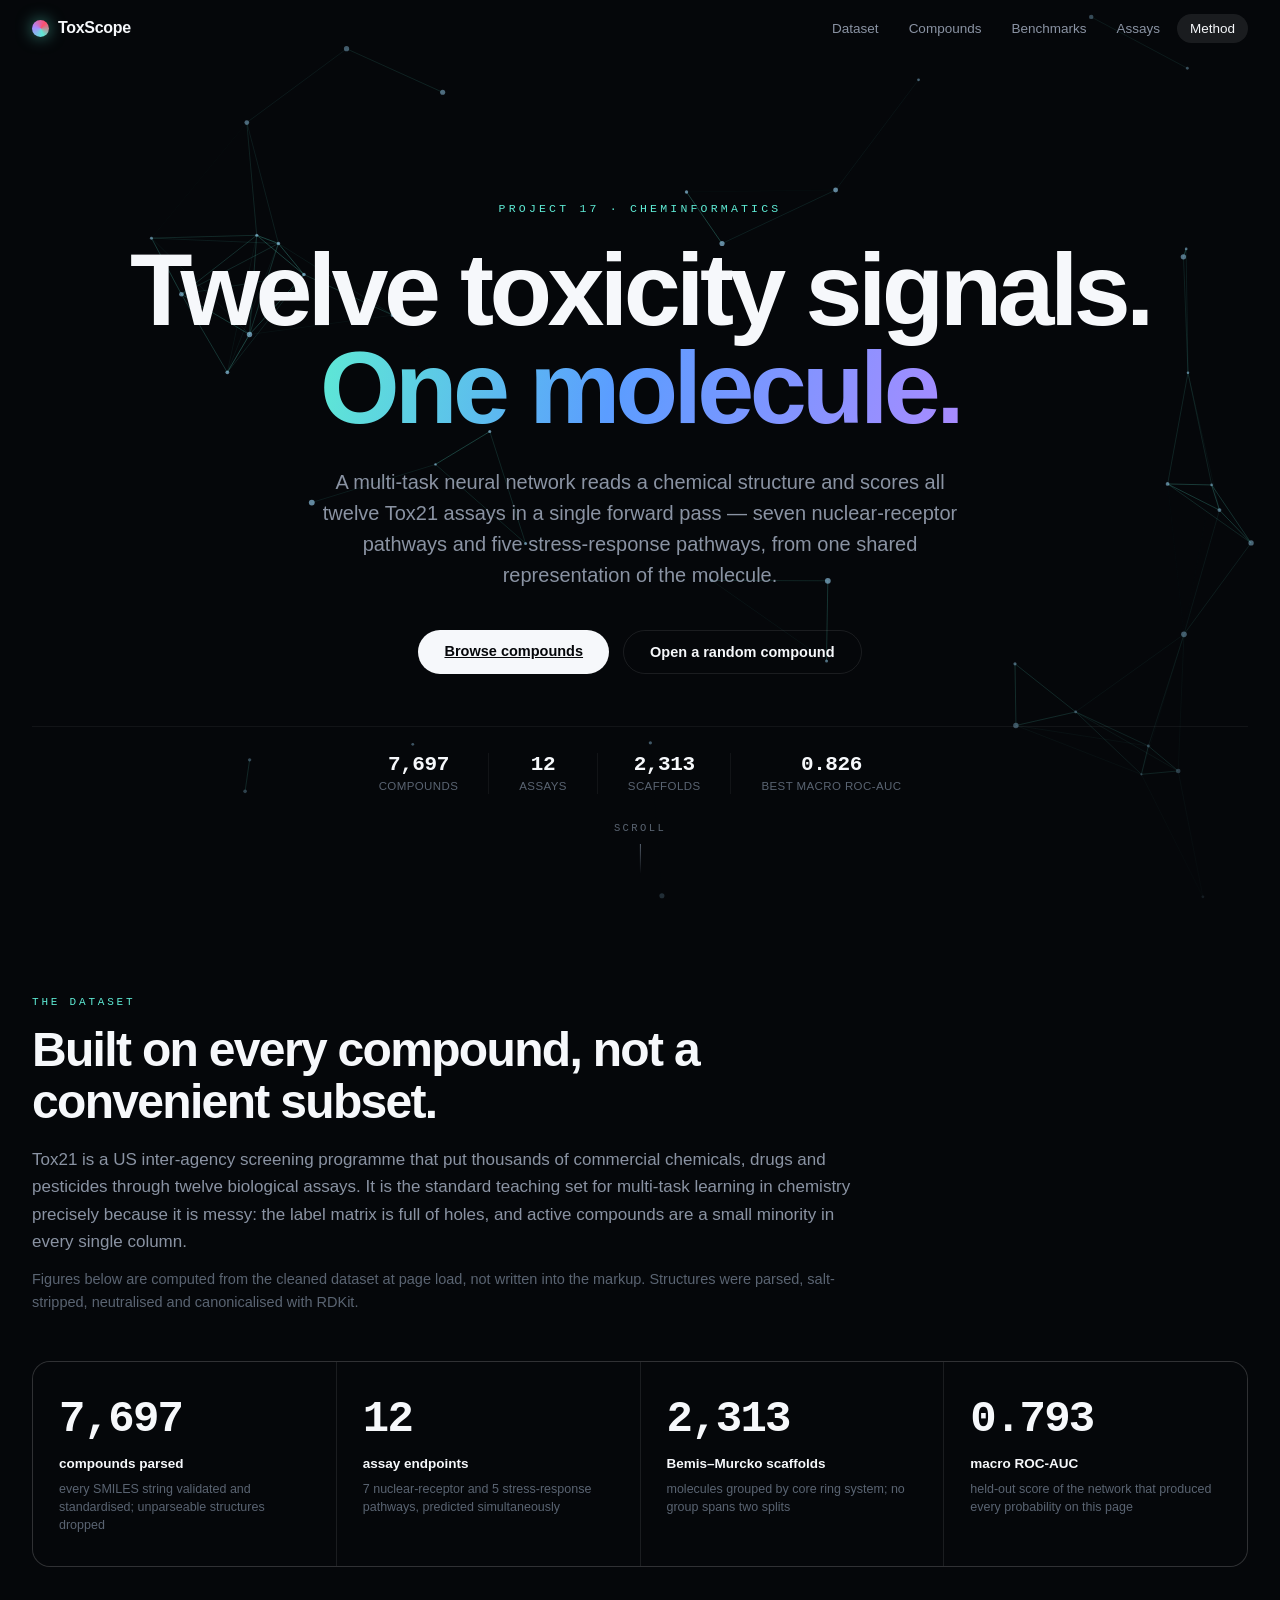
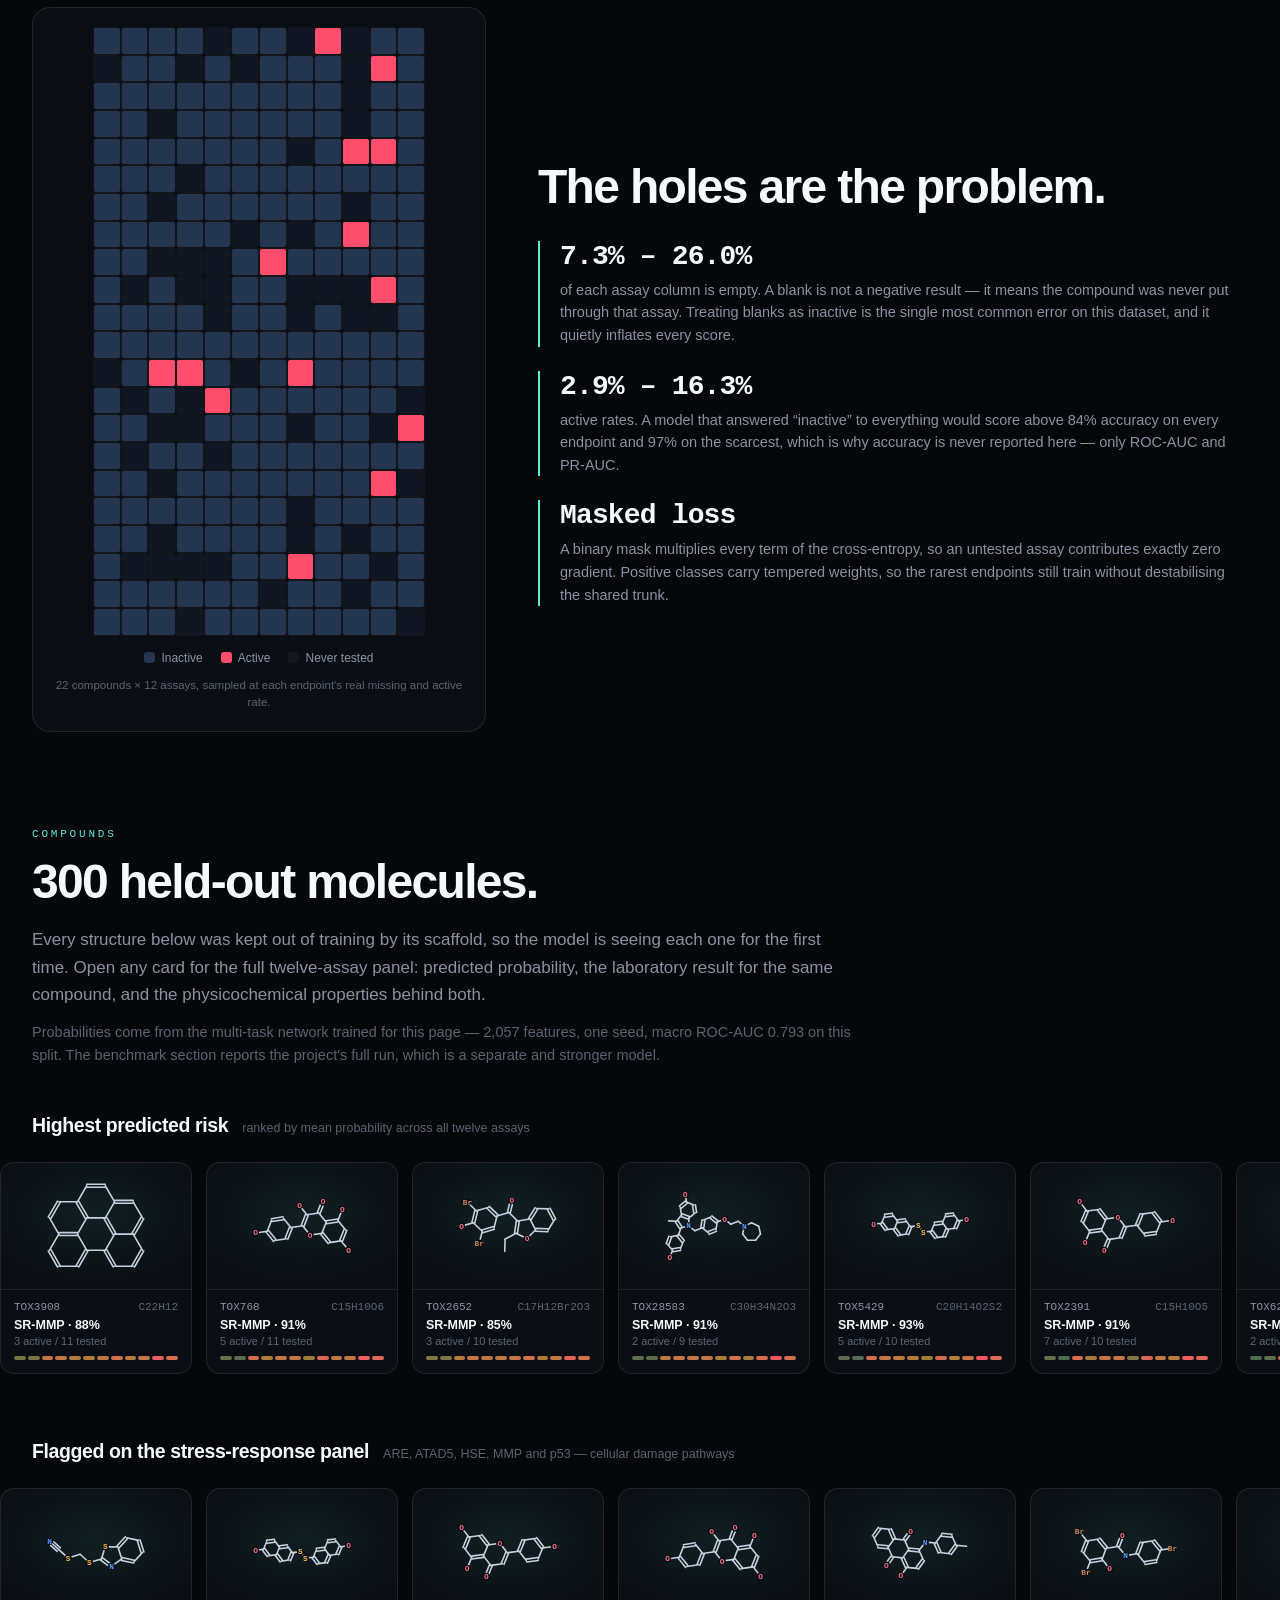
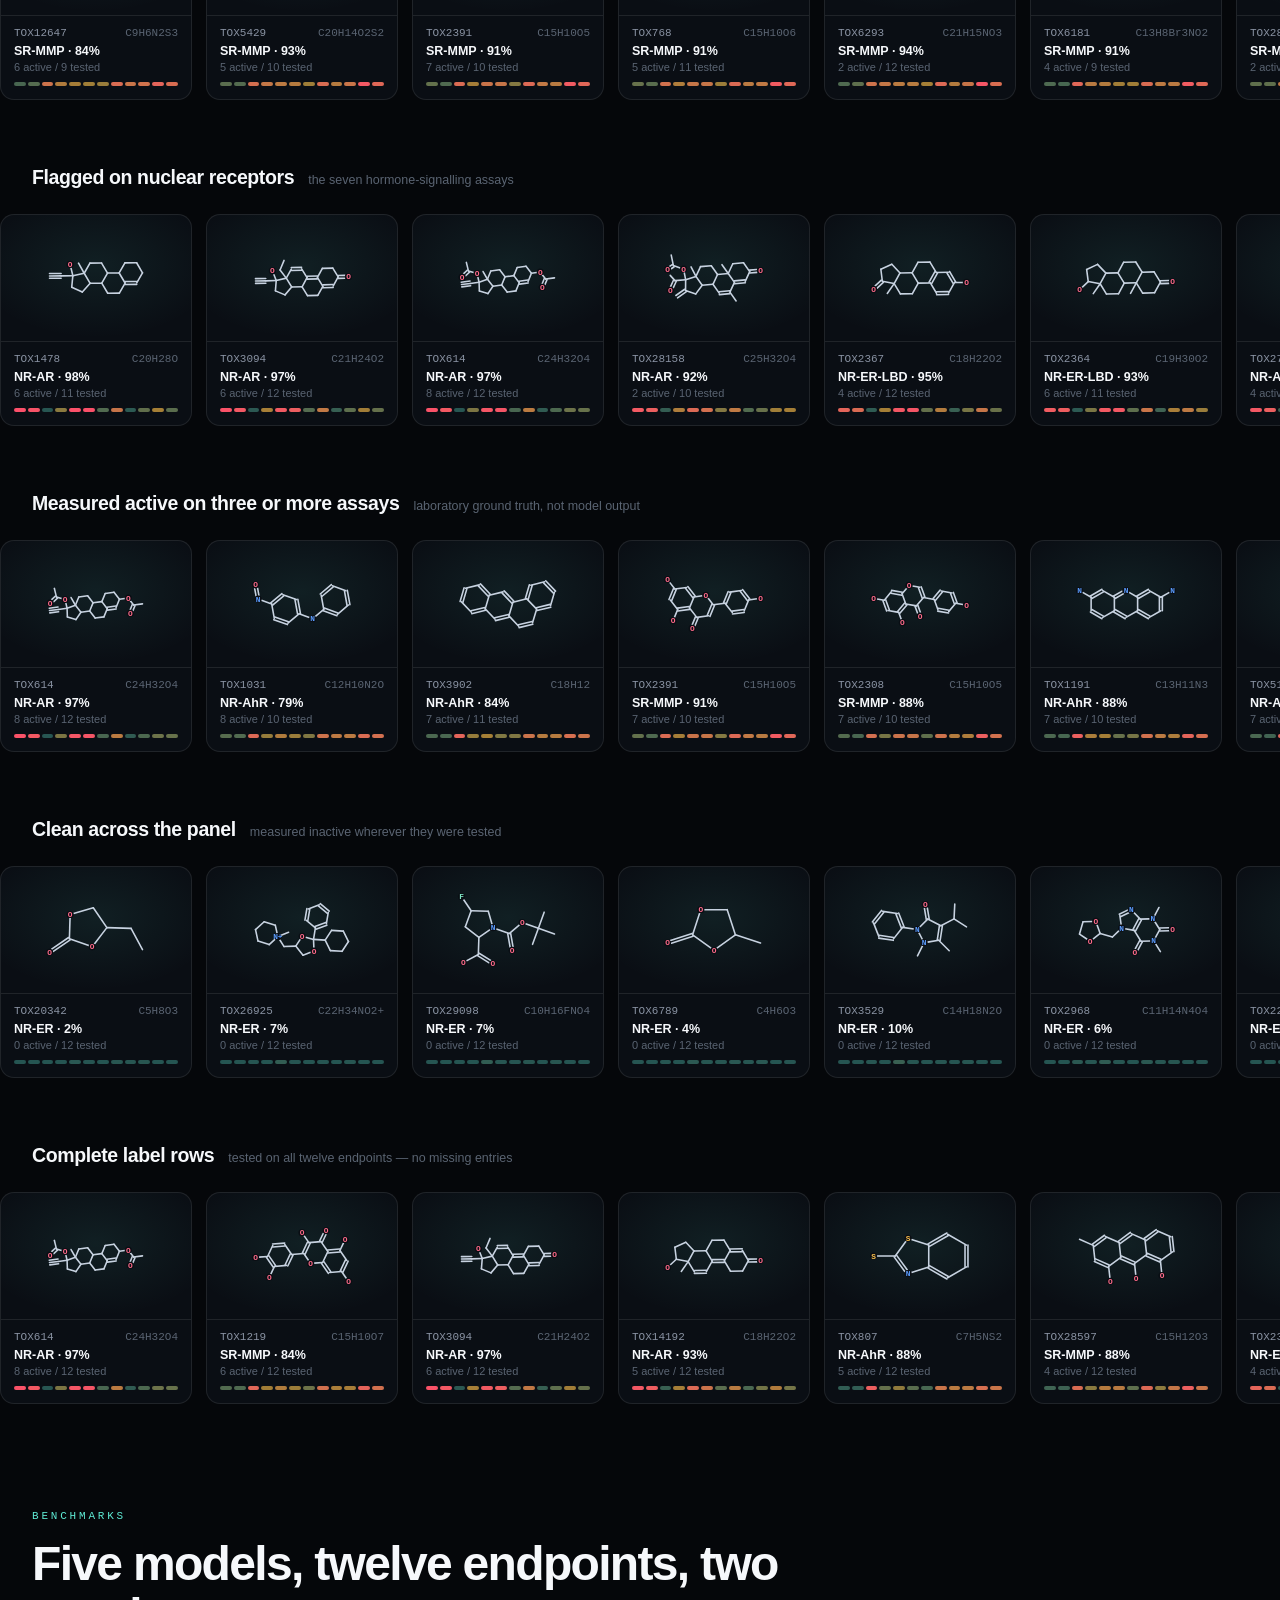
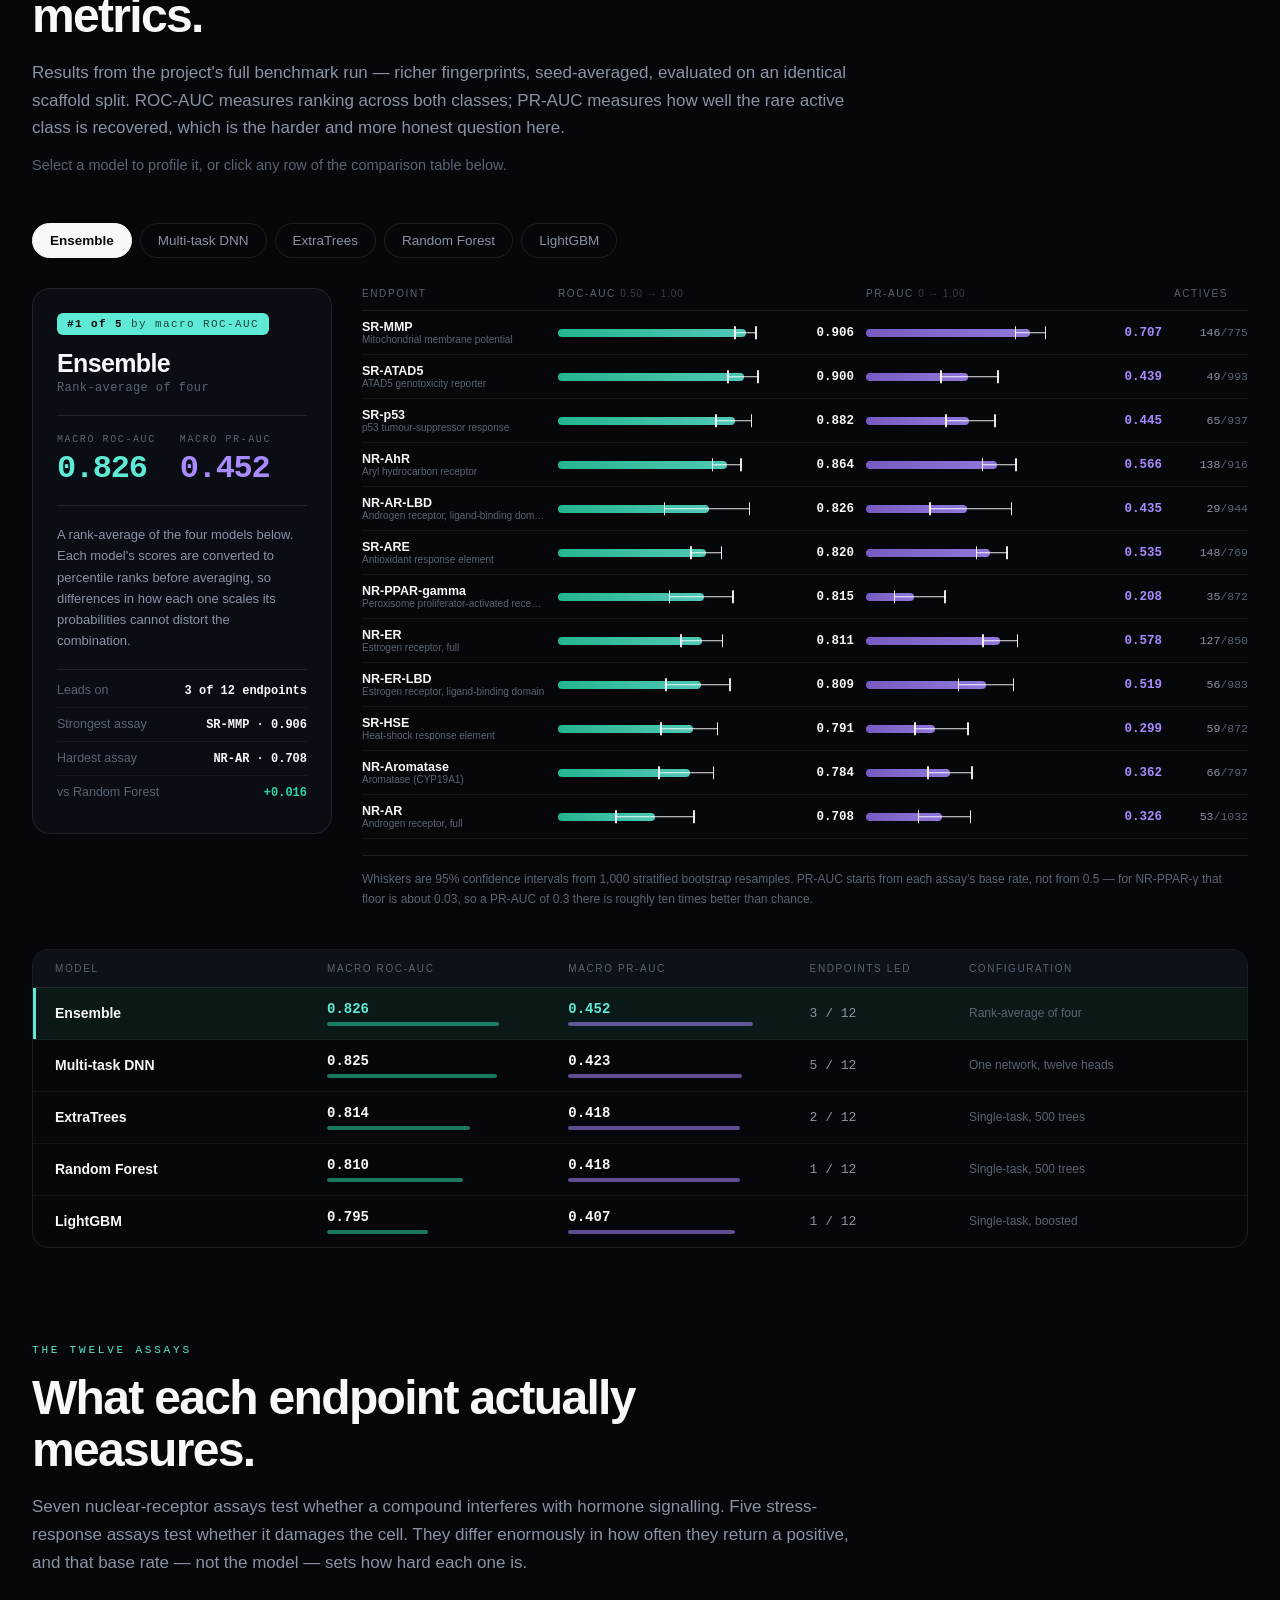
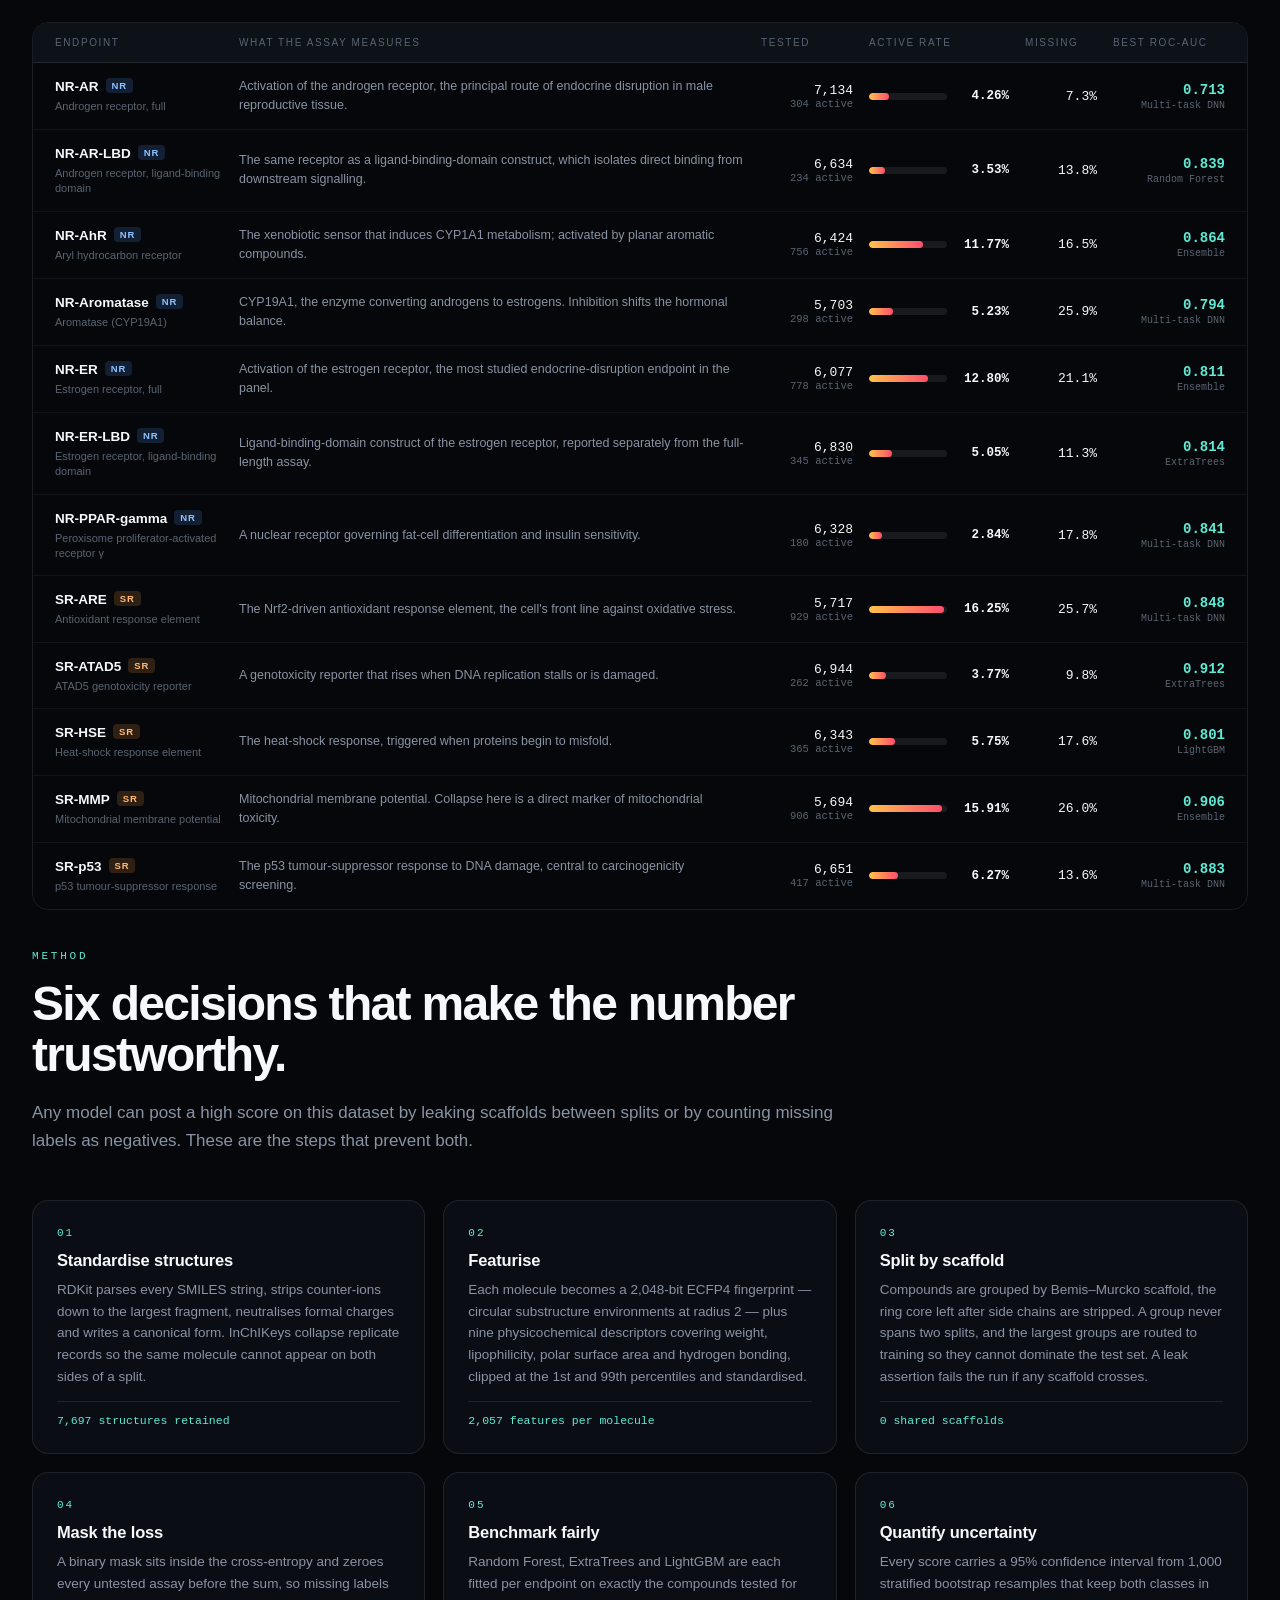
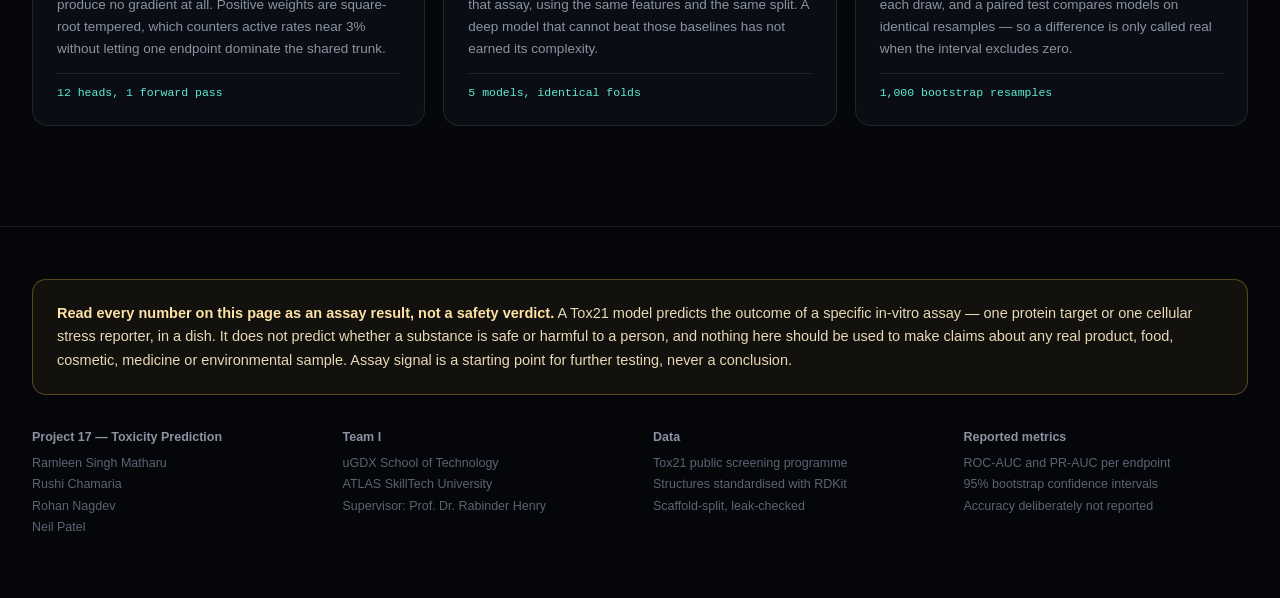
<file: index.html>
<!DOCTYPE html>
<html lang="en">
<head>
<meta charset="utf-8">
<meta name="viewport" content="width=device-width,initial-scale=1,viewport-fit=cover">
<title>ToxScope — Multi-endpoint toxicity prediction on Tox21</title>
<meta name="description" content="An interactive explorer for a multi-task Tox21 toxicity model across twelve nuclear-receptor and stress-response assays.">
<style>:root{
  --bg:#05070A; --bg2:#0A0E14; --bg3:#0D1219; --ink:#F6F8FB; --mut:#8A93A3; --dim:#5A6472;
  --line:rgba(255,255,255,.09); --line2:rgba(255,255,255,.055); --glass:rgba(255,255,255,.045);
  --teal:#5EEAD4; --tealD:#2DD4A8; --amber:#FFC24B; --rose:#FF4D6D; --violet:#A98BFF; --blue:#5B9DFF;
  --ease:cubic-bezier(.22,1,.36,1);
  --maxw:1340px;
  --fs:-apple-system,BlinkMacSystemFont,"SF Pro Display","Helvetica Neue",Helvetica,Arial,sans-serif;
  --fm:ui-monospace,SFMono-Regular,"SF Mono",Menlo,Consolas,monospace;
}
*{margin:0;padding:0;box-sizing:border-box}
html{scroll-behavior:smooth;-webkit-text-size-adjust:100%}
body{background:var(--bg);color:var(--ink);font-family:var(--fs);
  -webkit-font-smoothing:antialiased;overflow-x:hidden;font-feature-settings:"tnum" 1}
body.lock{overflow:hidden}
.wrap{max-width:var(--maxw);margin:0 auto;padding:0 32px}
.mono{font-family:var(--fm);font-variant-numeric:tabular-nums}
button{font:inherit;color:inherit;background:none;border:0;cursor:pointer;text-align:left}
::selection{background:rgba(94,234,212,.3)}
:focus-visible{outline:2px solid var(--teal);outline-offset:3px;border-radius:6px}

/* ---------- progress + nav ---------- */
#prog{position:fixed;top:0;left:0;height:2px;width:100%;z-index:70;transform:scaleX(0);transform-origin:0 50%;
  background:linear-gradient(90deg,var(--teal),var(--blue),var(--violet))}
.nav{position:fixed;top:0;left:0;right:0;z-index:60;transition:background .4s var(--ease),border-color .4s}
.nav.solid{background:rgba(5,7,10,.74);backdrop-filter:blur(22px) saturate(180%);
  -webkit-backdrop-filter:blur(22px) saturate(180%);border-bottom:1px solid var(--line)}
.nav .wrap{display:flex;align-items:center;gap:34px;height:56px}
.brand{display:flex;align-items:center;gap:9px;font-size:16px;font-weight:600;letter-spacing:-.3px}
.brand i{width:17px;height:17px;border-radius:50%;flex:none;
  background:conic-gradient(from 160deg,var(--teal),var(--violet),var(--rose),var(--teal));
  box-shadow:0 0 16px rgba(94,234,212,.55)}
.nav nav{display:flex;gap:4px;margin-left:auto}
.nav nav a{color:var(--mut);text-decoration:none;font-size:13.5px;padding:7px 13px;border-radius:980px;
  transition:color .25s,background .25s}
.nav nav a:hover{color:var(--ink);background:var(--glass)}
.nav nav a.cur{color:var(--ink);background:rgba(255,255,255,.085)}
@media(max-width:860px){.nav nav{display:none}}

/* ---------- hero ---------- */
.hero{position:relative;min-height:100svh;display:flex;align-items:center;overflow:hidden}
#field{position:absolute;inset:0;width:100%;height:100%}
.hero::after{content:"";position:absolute;inset:0;pointer-events:none;
  background:radial-gradient(130% 85% at 50% 42%,transparent 26%,rgba(5,7,10,.84) 76%,var(--bg) 100%)}
.hero .wrap{position:relative;z-index:2;width:100%;text-align:center}
.eyebrow{font-family:var(--fm);font-size:11.5px;letter-spacing:3.2px;color:var(--teal);
  text-transform:uppercase;margin-bottom:26px}
h1.big{font-size:clamp(46px,8vw,108px);font-weight:700;letter-spacing:-.045em;line-height:.96}
h1.big .g{background:linear-gradient(104deg,var(--teal) 0%,var(--blue) 46%,var(--violet) 100%);
  -webkit-background-clip:text;background-clip:text;color:transparent}
.sub{margin:30px auto 0;max-width:660px;font-size:clamp(16px,1.9vw,20px);line-height:1.54;color:var(--mut)}
.cta{margin-top:40px;display:flex;gap:14px;justify-content:center;flex-wrap:wrap}
.btn{padding:13px 26px;border-radius:980px;font-size:14.5px;font-weight:600;transition:.3s var(--ease)}
.btn.p{background:var(--ink);color:#05070A}
.btn.p:hover{transform:scale(1.045)}
.btn.s{border:1px solid var(--line);color:var(--ink)}
.btn.s:hover{background:var(--glass);border-color:rgba(255,255,255,.22)}
.hbar{margin-top:52px;display:flex;justify-content:center;gap:0;flex-wrap:wrap;
  border-top:1px solid var(--line2);padding-top:26px}
.hbar div{padding:0 30px;border-right:1px solid var(--line2)}
.hbar div:last-child{border:0}
.hbar b{display:block;font-family:var(--fm);font-size:21px;font-weight:700;letter-spacing:-.02em}
.hbar span{font-size:11.5px;color:var(--dim);letter-spacing:.4px}
@media(max-width:700px){.hbar div{padding:10px 18px;border:0}}
.scrollcue{position:absolute;bottom:26px;left:50%;transform:translateX(-50%);z-index:2;
  font-family:var(--fm);font-size:10.5px;letter-spacing:2.4px;color:var(--dim);text-transform:uppercase}
.scrollcue span{display:block;width:1px;height:30px;margin:10px auto 0;
  background:linear-gradient(var(--dim),transparent);animation:cue 2.4s var(--ease) infinite}
@keyframes cue{0%{transform:scaleY(.2);transform-origin:top}50%{transform:scaleY(1);transform-origin:top}
  51%{transform:scaleY(1);transform-origin:bottom}100%{transform:scaleY(.2);transform-origin:bottom}}

/* ---------- sections ---------- */
section{position:relative;padding:96px 0 0}
section.tight{padding-top:40px}
main{padding-bottom:100px}
.shead{max-width:820px;margin-bottom:46px}
.skick{font-family:var(--fm);font-size:11px;letter-spacing:2.8px;color:var(--teal);
  text-transform:uppercase;margin-bottom:16px}
h2{font-size:clamp(29px,4vw,48px);font-weight:700;letter-spacing:-.035em;line-height:1.08}
.shead p{margin-top:18px;font-size:17px;line-height:1.62;color:var(--mut)}
.shead p.small{font-size:14.5px;color:var(--dim);margin-top:12px}

/* ---------- stats ---------- */
.stats{display:grid;grid-template-columns:repeat(4,1fr);gap:1px;background:var(--line);
  border:1px solid var(--line);border-radius:18px;overflow:hidden}
.stat{background:var(--bg);padding:32px 26px;transition:background .35s}
.stat:hover{background:var(--bg3)}
.stat b{display:block;font-size:clamp(28px,3.8vw,44px);font-weight:700;letter-spacing:-.04em;
  font-family:var(--fm);font-variant-numeric:tabular-nums}
.stat i{display:block;font-style:normal;font-size:13.5px;color:var(--ink);margin-top:11px;line-height:1.4;font-weight:600}
.stat em{display:block;font-style:normal;font-size:12.5px;color:var(--dim);margin-top:6px;line-height:1.45}
@media(max-width:900px){.stats{grid-template-columns:repeat(2,1fr)}}

/* ---------- sparsity ---------- */
.sparse{display:grid;grid-template-columns:.78fr 1.22fr;gap:52px;align-items:center}
@media(max-width:960px){.sparse{grid-template-columns:1fr;gap:36px}}
.matrix{border:1px solid var(--line);border-radius:18px;padding:20px;background:var(--bg2)}
.mgrid{display:grid;gap:2px;max-width:330px;margin:0 auto}
.mcell{aspect-ratio:1;border-radius:2px;outline:1px solid rgba(255,255,255,.03);
  transform:scale(0);transition:transform .5s var(--ease)}
.mcell.on{transform:scale(1)}
.mlegend{display:flex;gap:18px;flex-wrap:wrap;margin-top:16px;font-size:12px;color:var(--mut);justify-content:center}
.mlegend i{display:inline-block;width:11px;height:11px;border-radius:3px;margin-right:6px;vertical-align:-1px}
.mcap{font-size:11.5px;color:var(--dim);text-align:center;margin-top:12px;line-height:1.5}
.fact{border-left:2px solid var(--teal);padding-left:20px;margin-bottom:24px}
.fact:last-child{margin-bottom:0}
.fact b{display:block;font-size:28px;font-weight:700;letter-spacing:-.03em;font-family:var(--fm)}
.fact span{font-size:14.5px;color:var(--mut);line-height:1.56;display:block;margin-top:7px}

/* ---------- rails ---------- */
.rowblk{margin-bottom:46px}
.rowhd{display:flex;align-items:baseline;gap:14px;margin:0 auto 15px;padding:0 32px;max-width:var(--maxw)}
.rowhd h3{font-size:19.5px;font-weight:600;letter-spacing:-.02em}
.rowhd span{font-size:12.5px;color:var(--dim)}
.rail{display:flex;gap:14px;overflow-x:auto;scroll-snap-type:x proximity;
  padding:10px 32px 20px;scrollbar-width:none;max-width:var(--maxw);margin:0 auto}
.rail::-webkit-scrollbar{display:none}
.card{flex:none;width:192px;scroll-snap-align:start;background:var(--bg2);border:1px solid var(--line);
  border-radius:14px;overflow:hidden;cursor:pointer;
  transition:transform .42s var(--ease),border-color .3s,box-shadow .42s var(--ease)}
.card:hover,.card:focus-visible{transform:translateY(-7px) scale(1.035);
  border-color:rgba(255,255,255,.26);box-shadow:0 22px 50px rgba(0,0,0,.72)}
.card .thumb{height:126px;display:flex;align-items:center;justify-content:center;
  background:radial-gradient(90% 80% at 50% 40%,rgba(94,234,212,.08),transparent 72%);padding:10px}
.card .thumb svg{width:100%;height:100%}
.card .meta{padding:11px 13px 13px;border-top:1px solid var(--line)}
.card .cid{font-family:var(--fm);font-size:11px;color:var(--mut);display:flex;justify-content:space-between;gap:6px}
.card .cid span{color:var(--dim);overflow:hidden;text-overflow:ellipsis;white-space:nowrap}
.card .top{font-size:12.5px;font-weight:600;margin-top:5px;white-space:nowrap;overflow:hidden;text-overflow:ellipsis}
.card .sub2{font-size:11px;color:var(--dim);margin-top:3px}
.strip{display:flex;gap:2px;margin-top:9px;height:4px}
.strip i{flex:1;border-radius:2px}

/* ---------- modal ---------- */
.modal{position:fixed;inset:0;z-index:80;display:none;align-items:center;justify-content:center;padding:24px}
.modal.open{display:flex}
.scrim{position:absolute;inset:0;background:rgba(2,4,7,.87);backdrop-filter:blur(14px);
  -webkit-backdrop-filter:blur(14px);animation:fade .35s var(--ease)}
@keyframes fade{from{opacity:0}to{opacity:1}}
.sheet{position:relative;width:min(1120px,100%);max-height:89vh;overflow:auto;background:#0A0E14;
  border:1px solid var(--line);border-radius:22px;animation:rise .5s var(--ease)}
@keyframes rise{from{opacity:0;transform:translateY(26px) scale(.975)}to{opacity:1;transform:none}}
.sheet::-webkit-scrollbar{width:9px}
.sheet::-webkit-scrollbar-thumb{background:rgba(255,255,255,.14);border-radius:9px}
.shtop{display:grid;grid-template-columns:290px 1fr;gap:30px;padding:30px;border-bottom:1px solid var(--line)}
@media(max-width:860px){.shtop{grid-template-columns:1fr}}
.molbox{background:radial-gradient(80% 70% at 50% 42%,rgba(94,234,212,.11),transparent 72%);
  border:1px solid var(--line);border-radius:16px;aspect-ratio:1;display:flex;align-items:center;
  justify-content:center;padding:18px}
.molbox svg{width:100%;height:100%}
.close{position:absolute;top:16px;right:16px;width:34px;height:34px;border-radius:50%;
  background:rgba(255,255,255,.1);display:flex;align-items:center;justify-content:center;font-size:17px;z-index:3;
  transition:.25s}
.close:hover{background:rgba(255,255,255,.2)}
.smi{font-family:var(--fm);font-size:11px;color:var(--mut);word-break:break-all;line-height:1.6;
  background:rgba(0,0,0,.45);border:1px solid var(--line);border-radius:9px;padding:10px 12px;margin-top:13px}
.shtitle{font-size:34px;letter-spacing:-.03em}
.formula{font-size:14px;color:var(--teal);margin-top:5px;letter-spacing:.3px}
.shlead{color:var(--mut);margin-top:13px;font-size:14.5px;line-height:1.6}
.props{display:grid;grid-template-columns:repeat(4,1fr);gap:1px;background:var(--line);border:1px solid var(--line);
  border-radius:12px;overflow:hidden;margin-top:18px}
@media(max-width:620px){.props{grid-template-columns:repeat(2,1fr)}}
.pcell{background:#0A0E14;padding:11px 13px}
.pcell span{display:block;font-size:10.5px;color:var(--dim);letter-spacing:.3px}
.pcell b{display:block;font-size:15px;font-weight:700;margin-top:3px}
.pcell em{font-style:normal;font-size:10px;color:var(--dim);margin-left:2px}
.peak{display:flex;gap:30px;margin-top:18px;flex-wrap:wrap}
.pk{font-size:20px;font-weight:700;margin-top:4px}
.ephd{display:grid;grid-template-columns:320px 1fr 74px 230px;gap:16px;padding:12px 30px;
  border-bottom:1px solid var(--line);font-size:10.5px;letter-spacing:1.8px;color:var(--dim);text-transform:uppercase}
.ephd span:nth-child(3){text-align:right}
.eprow{display:grid;grid-template-columns:320px 1fr 74px 230px;gap:16px;align-items:center;
  padding:13px 30px;border-bottom:1px solid var(--line2);transition:background .3s}
.eprow:hover{background:rgba(255,255,255,.022)}
.eprow:last-child{border-bottom:0}
@media(max-width:860px){.ephd{display:none}.eprow{grid-template-columns:1fr 1fr;row-gap:9px;padding:14px 20px}}
.epn b{display:block;font-size:13.5px;font-weight:600}
.epn span{font-size:11.5px;color:var(--mut)}
.epn .bio{display:block;font-style:normal;font-size:11px;color:var(--dim);line-height:1.45;margin-top:4px}
.bar{height:7px;border-radius:5px;background:rgba(255,255,255,.08);overflow:hidden}
.bar i{display:block;height:100%;border-radius:5px;width:0;transition:width 1.05s var(--ease)}
.pv{font-size:14.5px;font-weight:700;text-align:right}
.chip{display:inline-block;font-size:10.5px;font-weight:700;letter-spacing:.7px;padding:5px 9px;border-radius:6px;
  text-transform:uppercase}
.c-a{background:rgba(255,77,109,.17);color:#FF8FA3;border:1px solid rgba(255,77,109,.4)}
.c-i{background:rgba(94,234,212,.13);color:var(--teal);border:1px solid rgba(94,234,212,.32)}
.c-n{background:rgba(255,255,255,.055);color:var(--dim);border:1px solid var(--line)}
.eprow em{font-style:normal;font-size:10.5px;margin-left:8px}
.eprow em.ok{color:var(--tealD)} .eprow em.no{color:var(--amber)}
.auc{font-size:10.5px;color:var(--dim);margin-top:5px}
.shfoot{padding:18px 30px;background:rgba(255,194,75,.07);border-top:1px solid rgba(255,194,75,.26);
  font-size:12.5px;color:#E4D3AC;line-height:1.6}
.shfoot i{font-style:normal;color:#FFE3A6;font-weight:600}

/* ---------- benchmarks ---------- */
.mpick{display:flex;gap:8px;flex-wrap:wrap;margin-bottom:30px}
.mpick button{padding:9px 17px;border-radius:980px;border:1px solid var(--line);font-size:13.5px;
  color:var(--mut);transition:.3s var(--ease)}
.mpick button:hover{color:var(--ink);border-color:rgba(255,255,255,.26)}
.mpick button.on{background:var(--ink);color:#05070A;border-color:var(--ink);font-weight:600}
.bgrid{display:grid;grid-template-columns:300px 1fr;gap:30px;align-items:start}
@media(max-width:1020px){.bgrid{grid-template-columns:1fr}}
.profile{border:1px solid var(--line);border-radius:18px;padding:24px;background:var(--bg2);position:sticky;top:76px}
@media(max-width:1020px){.profile{position:static}}
.prank{display:inline-block;font-family:var(--fm);font-size:11px;letter-spacing:1.4px;color:#05070A;
  background:var(--teal);padding:5px 10px;border-radius:6px;font-weight:700}
.prank span{font-weight:400;opacity:.72}
.mname{font-size:25px;font-weight:700;letter-spacing:-.025em;margin-top:14px}
.mtag{font-size:12px;color:var(--dim);font-family:var(--fm);letter-spacing:.4px;margin-top:3px}
.mbig{display:flex;gap:24px;margin:20px 0 18px;padding:18px 0;border-top:1px solid var(--line);
  border-bottom:1px solid var(--line)}
.mbig .k{font-size:10px;letter-spacing:1.6px;color:var(--dim);text-transform:uppercase;font-family:var(--fm)}
.mbig .v{font-size:32px;font-weight:700;font-family:var(--fm);letter-spacing:-.04em;margin-top:5px}
.mdesc{font-size:13px;line-height:1.62;color:var(--mut)}
.mfacts{margin-top:18px;border-top:1px solid var(--line);padding-top:4px}
.mfacts div{display:flex;justify-content:space-between;align-items:baseline;gap:10px;padding:9px 0;
  border-bottom:1px solid var(--line2);font-size:12.5px;flex-wrap:wrap}
.mfacts div:last-child{border:0}
.mfacts span{color:var(--dim)}
.mfacts b{font-family:var(--fm);font-size:12px;text-align:right;margin-left:auto}
.mfacts b.up{color:var(--tealD)} .mfacts b.dn{color:var(--amber)}

.bhd,.brow{display:grid;grid-template-columns:184px 1fr 52px 1fr 52px 74px;gap:12px;align-items:center}
.bhd{padding:0 0 11px;border-bottom:1px solid var(--line);font-size:10px;letter-spacing:1.6px;
  color:var(--dim);text-transform:uppercase}
.bhd i{font-style:normal;opacity:.6;letter-spacing:.8px}
.brow{padding:9px 0;border-bottom:1px solid var(--line2);transition:background .3s}
.brow:hover{background:rgba(255,255,255,.022)}
.brow .n b{display:block;font-size:12.5px;font-weight:600}
.brow .n span{display:block;font-size:10px;color:var(--dim);white-space:nowrap;overflow:hidden;text-overflow:ellipsis}
.track{position:relative;height:22px}
.track .g{position:absolute;top:50%;height:8px;transform:translateY(-50%);border-radius:5px;width:0;
  opacity:.85;transition:width .9s var(--ease)}
.track .g.roc{background:linear-gradient(90deg,#2DD4A8,#5EEAD4)}
.track .g.pr{background:linear-gradient(90deg,#8B6BE0,#A98BFF)}
.track .ci{position:absolute;top:50%;height:1.5px;transform:translateY(-50%);background:rgba(255,255,255,.9);z-index:2}
.track .ci:before,.track .ci:after{content:"";position:absolute;top:-6px;width:1.5px;height:13px;
  background:rgba(255,255,255,.9)}
.track .ci:before{left:0}.track .ci:after{right:0}
.brow .v{font-family:var(--fm);font-size:12.5px;font-weight:700;text-align:right}
.brow .v.pr{color:var(--violet)}
.brow .cnt{font-size:11.5px;color:var(--mut);text-align:right}
.brow .cnt span{color:var(--dim)}
.bnote{font-size:12px;color:var(--dim);line-height:1.6;margin-top:16px;padding-top:14px;border-top:1px solid var(--line)}
@media(max-width:780px){
  .bhd{display:none}
  .brow{grid-template-columns:1fr 46px;row-gap:5px;padding:12px 0}
  .brow .n{grid-column:1/-1}.brow .cnt{grid-column:1/-1;text-align:left}
}

.ctable{margin-top:40px;border:1px solid var(--line);border-radius:16px;overflow:hidden}
.chd,.crow{display:grid;grid-template-columns:1.25fr 1.1fr 1.1fr .7fr 1.25fr;gap:16px;align-items:center;
  padding:13px 22px;width:100%}
.chd{background:var(--bg3);font-size:10px;letter-spacing:1.6px;color:var(--dim);text-transform:uppercase;
  border-bottom:1px solid var(--line)}
.crow{border-bottom:1px solid var(--line2);transition:background .28s}
.crow:last-child{border:0}
.crow:hover{background:rgba(255,255,255,.035)}
.crow.on{background:rgba(94,234,212,.07);box-shadow:inset 3px 0 0 var(--teal)}
.crow .cm{font-size:14px;font-weight:600}
.crow .cv{display:flex;flex-direction:column;gap:5px}
.crow .cv b{font-size:14px;font-weight:700}
.crow .cv b.hi{color:var(--teal)}
.crow .cv i{display:block;height:4px;border-radius:3px;background:var(--tealD);opacity:.55}
.crow .cv i.pr{background:var(--violet)}
.crow .cl{font-size:13px;color:var(--mut)}
.crow .cc{font-size:12px;color:var(--dim)}
@media(max-width:860px){
  .chd{display:none}
  .crow{grid-template-columns:1fr 1fr;row-gap:9px}
  .crow .cm{grid-column:1/-1}.crow .cc{grid-column:1/-1}
}

/* ---------- endpoint reference ---------- */
.eptable{border:1px solid var(--line);border-radius:16px;overflow:hidden}
.ethd,.etrow{display:grid;grid-template-columns:168px 1fr 92px 140px 72px 112px;gap:16px;align-items:center;
  padding:14px 22px}
.ethd{background:var(--bg3);font-size:10px;letter-spacing:1.6px;color:var(--dim);text-transform:uppercase;
  border-bottom:1px solid var(--line)}
.etrow{border-bottom:1px solid var(--line2);transition:background .28s}
.etrow:last-child{border:0}
.etrow:hover{background:rgba(255,255,255,.028)}
.etn b{font-size:13.5px;font-weight:700;margin-right:7px}
.etn .fam{font-size:9.5px;font-weight:700;letter-spacing:.8px;padding:2px 6px;border-radius:4px;vertical-align:2px}
.etn .fam.nr{background:rgba(91,157,255,.17);color:#8FC2FF}
.etn .fam.sr{background:rgba(255,159,69,.17);color:#FFB877}
.etn i{display:block;font-style:normal;font-size:11px;color:var(--dim);margin-top:4px;line-height:1.4}
.etb{font-size:12.5px;color:var(--mut);line-height:1.52}
.etnum{font-size:13px;text-align:right}
.etnum span{display:block;font-size:10.5px;color:var(--dim)}
.etbar{display:flex;align-items:center;gap:10px}
.etbar .trk{flex:1;height:7px;border-radius:4px;background:rgba(255,255,255,.08);overflow:hidden}
.etbar .trk i{display:block;height:100%;border-radius:4px;width:0;
  background:linear-gradient(90deg,var(--amber),var(--rose));transition:width .9s var(--ease)}
.etbar b{font-size:12.5px;width:52px;text-align:right}
.etbest{text-align:right}
.etbest b{display:block;font-size:14px;font-weight:700;color:var(--teal)}
.etbest span{display:block;font-size:10px;color:var(--dim);margin-top:2px}
@media(max-width:1060px){
  .ethd{display:none}
  .etrow{grid-template-columns:1fr 1fr;row-gap:10px;padding:16px 18px}
  .etb{grid-column:1/-1}
}

/* ---------- method ---------- */
.steps{display:grid;grid-template-columns:repeat(3,1fr);gap:18px}
@media(max-width:980px){.steps{grid-template-columns:repeat(2,1fr)}}
@media(max-width:600px){.steps{grid-template-columns:1fr}}
.step{border:1px solid var(--line);border-radius:16px;padding:26px 24px;background:var(--bg2);
  transition:border-color .4s,transform .4s var(--ease),background .4s}
.step:hover{border-color:rgba(94,234,212,.42);transform:translateY(-4px);background:var(--bg3)}
.step .no{font-family:var(--fm);font-size:11px;color:var(--teal);letter-spacing:2px;margin-bottom:12px}
.step h4{font-size:16.5px;font-weight:600;margin-bottom:9px;letter-spacing:-.01em}
.step p{font-size:13.5px;line-height:1.6;color:var(--mut)}
.step .fig{font-family:var(--fm);font-size:11.5px;color:var(--teal);margin-top:14px;padding-top:12px;
  border-top:1px solid var(--line)}

/* ---------- footer ---------- */
footer{border-top:1px solid var(--line);padding:52px 0 44px;background:#04060A}
.caveat{border:1px solid rgba(255,194,75,.3);background:rgba(255,194,75,.06);border-radius:14px;
  padding:22px 24px;font-size:14.5px;line-height:1.6;color:#E8D9B6;margin-bottom:32px}
.caveat b{color:#FFE3A6}
.fgrid{display:grid;grid-template-columns:repeat(4,1fr);gap:26px;font-size:12.5px;color:var(--dim);line-height:1.7}
@media(max-width:820px){.fgrid{grid-template-columns:repeat(2,1fr)}}
.fgrid b{color:var(--mut);font-weight:600;display:block;margin-bottom:5px}

/* ---------- reveal ---------- */
.rv{opacity:0;transform:translateY(24px);transition:opacity .8s var(--ease),transform .8s var(--ease)}
.rv.in{opacity:1;transform:none}
@media(prefers-reduced-motion:reduce){
  *,*::before,*::after{animation-duration:.001ms!important;transition-duration:.001ms!important}
  .rv{opacity:1;transform:none}.mcell{transform:scale(1)}
  html{scroll-behavior:auto}
}
</style>
</head>
<body>

<div id="prog" aria-hidden="true"></div>

<header class="nav" id="nav">
  <div class="wrap">
    <div class="brand"><i></i> ToxScope</div>
    <nav>
      <a href="#scale">Dataset</a>
      <a href="#browse">Compounds</a>
      <a href="#bench">Benchmarks</a>
      <a href="#assays">Assays</a>
      <a href="#method">Method</a>
    </nav>
  </div>
</header>

<main>

<section class="hero" id="top">
  <canvas id="field" aria-hidden="true"></canvas>
  <div class="wrap">
    <div class="eyebrow">Project 17 · Cheminformatics</div>
    <h1 class="big">Twelve toxicity signals.<br><span class="g">One molecule.</span></h1>
    <p class="sub">A multi-task neural network reads a chemical structure and scores all twelve Tox21
      assays in a single forward pass — seven nuclear-receptor pathways and five stress-response
      pathways, from one shared representation of the molecule.</p>
    <div class="cta">
      <a class="btn p" href="#browse">Browse compounds</a>
      <button class="btn s" id="surprise">Open a random compound</button>
    </div>
    <div class="hbar">
      <div><b>7,697</b><span>COMPOUNDS</span></div>
      <div><b>12</b><span>ASSAYS</span></div>
      <div><b>2,313</b><span>SCAFFOLDS</span></div>
      <div><b>0.826</b><span>BEST MACRO ROC-AUC</span></div>
    </div>
  </div>
  <div class="scrollcue">Scroll<span></span></div>
</section>

<section id="scale">
  <div class="wrap">
    <div class="shead rv">
      <div class="skick">The dataset</div>
      <h2>Built on every compound, not a convenient subset.</h2>
      <p>Tox21 is a US inter-agency screening programme that put thousands of commercial chemicals,
        drugs and pesticides through twelve biological assays. It is the standard teaching set for
        multi-task learning in chemistry precisely because it is messy: the label matrix is full of
        holes, and active compounds are a small minority in every single column.</p>
      <p class="small">Figures below are computed from the cleaned dataset at page load, not written
        into the markup. Structures were parsed, salt-stripped, neutralised and canonicalised with RDKit.</p>
    </div>
    <div class="stats rv">
      <div class="stat"><b class="rv" data-count="7697">0</b>
        <i>compounds parsed</i><em>every SMILES string validated and standardised; unparseable structures dropped</em></div>
      <div class="stat"><b class="rv" data-count="12">0</b>
        <i>assay endpoints</i><em>7 nuclear-receptor and 5 stress-response pathways, predicted simultaneously</em></div>
      <div class="stat"><b class="rv" data-count="2313">0</b>
        <i>Bemis–Murcko scaffolds</i><em>molecules grouped by core ring system; no group spans two splits</em></div>
      <div class="stat"><b class="rv mono" data-count="0.793" data-dec="3">0</b>
        <i>macro ROC-AUC</i><em>held-out score of the network that produced every probability on this page</em></div>
    </div>
  </div>
</section>

<section id="sparsity" class="tight">
  <div class="wrap">
    <div class="sparse">
      <div class="matrix rv">
        <div class="mgrid" id="mgrid" role="img" aria-label="Sampled Tox21 label matrix showing missing, inactive and active entries"></div>
        <div class="mlegend">
          <span><i style="background:#24364F"></i>Inactive</span>
          <span><i style="background:#FF4D6D"></i>Active</span>
          <span><i style="background:#101722"></i>Never tested</span>
        </div>
        <div class="mcap">22 compounds × 12 assays, sampled at each endpoint's real missing and active rate.</div>
      </div>
      <div>
        <div class="skick rv">Why this is hard</div>
        <h2 class="rv" style="margin-bottom:28px">The holes are the problem.</h2>
        <div class="fact rv"><b>7.3% – 26.0%</b><span>of each assay column is empty. A blank is not a
          negative result — it means the compound was never put through that assay. Treating blanks as
          inactive is the single most common error on this dataset, and it quietly inflates every score.</span></div>
        <div class="fact rv"><b>2.9% – 16.3%</b><span>active rates. A model that answered “inactive” to
          everything would score above 84% accuracy on every endpoint and 97% on the scarcest, which is
          why accuracy is never reported here — only ROC-AUC and PR-AUC.</span></div>
        <div class="fact rv"><b>Masked loss</b><span>A binary mask multiplies every term of the
          cross-entropy, so an untested assay contributes exactly zero gradient. Positive classes carry
          tempered weights, so the rarest endpoints still train without destabilising the shared trunk.</span></div>
      </div>
    </div>
  </div>
</section>

<section id="browse">
  <div class="wrap">
    <div class="shead rv">
      <div class="skick">Compounds</div>
      <h2>300 held-out molecules.</h2>
      <p>Every structure below was kept out of training by its scaffold, so the model is seeing each one
        for the first time. Open any card for the full twelve-assay panel: predicted probability, the
        laboratory result for the same compound, and the physicochemical properties behind both.</p>
      <p class="small">Probabilities come from the multi-task network trained for this page — 2,057
        features, one seed, macro ROC-AUC 0.793 on this split. The benchmark section reports the
        project's full run, which is a separate and stronger model.</p>
    </div>
  </div>
  <div id="rows"></div>
</section>

<section id="bench" class="tight">
  <div class="wrap">
    <div class="shead rv">
      <div class="skick">Benchmarks</div>
      <h2>Five models, twelve endpoints, two metrics.</h2>
      <p>Results from the project's full benchmark run — richer fingerprints, seed-averaged, evaluated on
        an identical scaffold split. ROC-AUC measures ranking across both classes; PR-AUC measures how
        well the rare active class is recovered, which is the harder and more honest question here.</p>
      <p class="small">Select a model to profile it, or click any row of the comparison table below.</p>
    </div>
    <div class="mpick rv" id="mpick" role="group" aria-label="Choose a model"></div>
    <div class="bgrid">
      <div class="profile rv" id="profile"></div>
      <div class="bwrap rv"><div id="bars"></div></div>
    </div>
    <div class="ctable bwrap rv" id="ctable"></div>
  </div>
</section>

<section id="assays">
  <div class="wrap">
    <div class="shead rv">
      <div class="skick">The twelve assays</div>
      <h2>What each endpoint actually measures.</h2>
      <p>Seven nuclear-receptor assays test whether a compound interferes with hormone signalling. Five
        stress-response assays test whether it damages the cell. They differ enormously in how often they
        return a positive, and that base rate — not the model — sets how hard each one is.</p>
    </div>
    <div class="eptable bwrap rv" id="eptable"></div>
  </div>
</section>

<section id="method" class="tight">
  <div class="wrap">
    <div class="shead rv">
      <div class="skick">Method</div>
      <h2>Six decisions that make the number trustworthy.</h2>
      <p>Any model can post a high score on this dataset by leaking scaffolds between splits or by
        counting missing labels as negatives. These are the steps that prevent both.</p>
    </div>
    <div class="steps">
      <div class="step rv"><div class="no">01</div><h4>Standardise structures</h4>
        <p>RDKit parses every SMILES string, strips counter-ions down to the largest fragment,
          neutralises formal charges and writes a canonical form. InChIKeys collapse replicate records
          so the same molecule cannot appear on both sides of a split.</p>
        <div class="fig mono">7,697 structures retained</div></div>
      <div class="step rv"><div class="no">02</div><h4>Featurise</h4>
        <p>Each molecule becomes a 2,048-bit ECFP4 fingerprint — circular substructure environments at
          radius 2 — plus nine physicochemical descriptors covering weight, lipophilicity, polar surface
          area and hydrogen bonding, clipped at the 1st and 99th percentiles and standardised.</p>
        <div class="fig mono">2,057 features per molecule</div></div>
      <div class="step rv"><div class="no">03</div><h4>Split by scaffold</h4>
        <p>Compounds are grouped by Bemis–Murcko scaffold, the ring core left after side chains are
          stripped. A group never spans two splits, and the largest groups are routed to training so
          they cannot dominate the test set. A leak assertion fails the run if any scaffold crosses.</p>
        <div class="fig mono">0 shared scaffolds</div></div>
      <div class="step rv"><div class="no">04</div><h4>Mask the loss</h4>
        <p>A binary mask sits inside the cross-entropy and zeroes every untested assay before the sum,
          so missing labels produce no gradient at all. Positive weights are square-root tempered, which
          counters active rates near 3% without letting one endpoint dominate the shared trunk.</p>
        <div class="fig mono">12 heads, 1 forward pass</div></div>
      <div class="step rv"><div class="no">05</div><h4>Benchmark fairly</h4>
        <p>Random Forest, ExtraTrees and LightGBM are each fitted per endpoint on exactly the compounds
          tested for that assay, using the same features and the same split. A deep model that cannot
          beat those baselines has not earned its complexity.</p>
        <div class="fig mono">5 models, identical folds</div></div>
      <div class="step rv"><div class="no">06</div><h4>Quantify uncertainty</h4>
        <p>Every score carries a 95% confidence interval from 1,000 stratified bootstrap resamples that
          keep both classes in each draw, and a paired test compares models on identical resamples —
          so a difference is only called real when the interval excludes zero.</p>
        <div class="fig mono">1,000 bootstrap resamples</div></div>
    </div>
  </div>
</section>

</main>

<footer>
  <div class="wrap">
    <div class="caveat">
      <b>Read every number on this page as an assay result, not a safety verdict.</b> A Tox21 model
      predicts the outcome of a specific in-vitro assay — one protein target or one cellular stress
      reporter, in a dish. It does not predict whether a substance is safe or harmful to a person, and
      nothing here should be used to make claims about any real product, food, cosmetic, medicine or
      environmental sample. Assay signal is a starting point for further testing, never a conclusion.
    </div>
    <div class="fgrid">
      <div><b>Project 17 — Toxicity Prediction</b>Ramleen Singh Matharu<br>Rushi Chamaria<br>Rohan Nagdev<br>Neil Patel</div>
      <div><b>Team I</b>uGDX School of Technology<br>ATLAS SkillTech University<br>Supervisor: Prof. Dr. Rabinder Henry</div>
      <div><b>Data</b>Tox21 public screening programme<br>Structures standardised with RDKit<br>Scaffold-split, leak-checked</div>
      <div><b>Reported metrics</b>ROC-AUC and PR-AUC per endpoint<br>95% bootstrap confidence intervals<br>Accuracy deliberately not reported</div>
    </div>
  </div>
</footer>

<div class="modal" id="modal" role="dialog" aria-modal="true" aria-label="Compound detail">
  <div class="scrim"></div>
  <div class="sheet" id="sheet"></div>
</div>

<script id="data" type="application/json">{"meta":{"compounds":7697,"endpoints":12,"scaffolds":2313,"split":{"train":5389,"val":1154,"test":1154,"scaffolds":2313},"testMacroRoc":0.793,"valMacroRoc":0.7913,"featureDim":2057,"shown":300},"endpoints":[{"id":"NR-AR","name":"Androgen receptor, full","family":"NR","tested":7134,"active":304,"activeRate":4.26,"missingRate":7.31,"heldOutRoc":0.689,"heldOutPr":0.395},{"id":"NR-AR-LBD","name":"Androgen receptor, ligand-binding domain","family":"NR","tested":6634,"active":234,"activeRate":3.53,"missingRate":13.81,"heldOutRoc":0.795,"heldOutPr":0.435},{"id":"NR-AhR","name":"Aryl hydrocarbon receptor","family":"NR","tested":6424,"active":756,"activeRate":11.77,"missingRate":16.54,"heldOutRoc":0.84,"heldOutPr":0.634},{"id":"NR-Aromatase","name":"Aromatase (CYP19A1)","family":"NR","tested":5703,"active":298,"activeRate":5.23,"missingRate":25.91,"heldOutRoc":0.764,"heldOutPr":0.264},{"id":"NR-ER","name":"Estrogen receptor, full","family":"NR","tested":6077,"active":778,"activeRate":12.8,"missingRate":21.05,"heldOutRoc":0.764,"heldOutPr":0.511},{"id":"NR-ER-LBD","name":"Estrogen receptor, ligand-binding domain","family":"NR","tested":6830,"active":345,"activeRate":5.05,"missingRate":11.26,"heldOutRoc":0.838,"heldOutPr":0.485},{"id":"NR-PPAR-gamma","name":"Peroxisome proliferator-activated receptor \u03b3","family":"NR","tested":6328,"active":180,"activeRate":2.84,"missingRate":17.79,"heldOutRoc":0.81,"heldOutPr":0.278},{"id":"SR-ARE","name":"Antioxidant response element","family":"SR","tested":5717,"active":929,"activeRate":16.25,"missingRate":25.72,"heldOutRoc":0.767,"heldOutPr":0.472},{"id":"SR-ATAD5","name":"ATAD5 genotoxicity reporter","family":"SR","tested":6944,"active":262,"activeRate":3.77,"missingRate":9.78,"heldOutRoc":0.796,"heldOutPr":0.262},{"id":"SR-HSE","name":"Heat-shock response element","family":"SR","tested":6343,"active":365,"activeRate":5.75,"missingRate":17.59,"heldOutRoc":0.79,"heldOutPr":0.305},{"id":"SR-MMP","name":"Mitochondrial membrane potential","family":"SR","tested":5694,"active":906,"activeRate":15.91,"missingRate":26.02,"heldOutRoc":0.859,"heldOutPr":0.655},{"id":"SR-p53","name":"p53 tumour-suppressor response","family":"SR","tested":6651,"active":417,"activeRate":6.27,"missingRate":13.59,"heldOutRoc":0.805,"heldOutPr":0.426}],"benchmarks":[{"model":"Multi-task DNN","endpoint":"NR-AR","roc":0.7134735097423248,"rocLo":0.626929192283231,"rocHi":0.7883925646115598,"pr":0.32480052257562214,"prLo":0.22057783921593963,"prHi":0.455762027700274,"tested":1032,"active":53},{"model":"Random Forest","endpoint":"NR-AR","roc":0.6875614315724555,"rocLo":0.6069024996627286,"rocHi":0.7701623238961589,"pr":0.32037969271106875,"prLo":0.21796762738190723,"prHi":0.45320490029768573,"tested":1032,"active":53},{"model":"ExtraTrees","endpoint":"NR-AR","roc":0.695415036521672,"rocLo":0.6141278162160079,"rocHi":0.7789819704357545,"pr":0.2830919913721316,"prLo":0.18156992254843757,"prHi":0.4275768956450641,"tested":1032,"active":53},{"model":"LightGBM","endpoint":"NR-AR","roc":0.690076512421223,"rocLo":0.5995003565440283,"rocHi":0.7799998072734982,"pr":0.28161423393805635,"prLo":0.18189166454037572,"prHi":0.4185621280963245,"tested":1032,"active":53},{"model":"Ensemble","endpoint":"NR-AR","roc":0.7078651685393259,"rocLo":0.6230765895118238,"rocHi":0.7948946749667546,"pr":0.32577784690630585,"prLo":0.2223288724500717,"prHi":0.45406629033805695,"tested":1032,"active":53},{"model":"Multi-task DNN","endpoint":"NR-AR-LBD","roc":0.808328622573959,"rocLo":0.7016280384397965,"rocHi":0.9055134727718108,"pr":0.42506438627213605,"prLo":0.26458037593293804,"prHi":0.6146825290008894,"tested":944,"active":29},{"model":"Random Forest","endpoint":"NR-AR-LBD","roc":0.8386470699076692,"rocLo":0.7412587149048426,"rocHi":0.9173313548143961,"pr":0.43184465903262165,"prLo":0.2685305718127709,"prHi":0.6277449598996636,"tested":944,"active":29},{"model":"ExtraTrees","endpoint":"NR-AR-LBD","roc":0.8292820802713396,"rocLo":0.7328617863199547,"rocHi":0.912316280384398,"pr":0.4281839820221613,"prLo":0.2622851493947799,"prHi":0.6307851315600763,"tested":944,"active":29},{"model":"LightGBM","endpoint":"NR-AR-LBD","roc":0.804032410024496,"rocLo":0.7047060486150367,"rocHi":0.9008008290936499,"pr":0.3958822792643767,"prLo":0.2365464780961462,"prHi":0.5933014092774487,"tested":944,"active":29},{"model":"Ensemble","endpoint":"NR-AR-LBD","roc":0.8256830601092896,"rocLo":0.7274288675334464,"rocHi":0.9145694365931788,"pr":0.4350130765808492,"prLo":0.27231851334038704,"prHi":0.6304532526355928,"tested":944,"active":29},{"model":"Multi-task DNN","endpoint":"NR-AhR","roc":0.8640512648560039,"rocLo":0.8308681215304944,"rocHi":0.8958906151037591,"pr":0.5564767345322839,"prLo":0.4895595346782795,"prHi":0.6403116792781558,"tested":916,"active":138},{"model":"Random Forest","endpoint":"NR-AhR","roc":0.8556080250363249,"rocLo":0.8207575397712455,"rocHi":0.8910688172944375,"pr":0.5604494494495311,"prLo":0.4865127219418869,"prHi":0.6417967682255551,"tested":916,"active":138},{"model":"ExtraTrees","endpoint":"NR-AhR","roc":0.860572445139898,"rocLo":0.8281297734808688,"rocHi":0.8932257320889684,"pr":0.5529703907180591,"prLo":0.48050646047355955,"prHi":0.6326771301628394,"tested":916,"active":138},{"model":"LightGBM","endpoint":"NR-AhR","roc":0.8325462911217913,"rocLo":0.7953863725271039,"rocHi":0.8654455869751501,"pr":0.4937089188415696,"prLo":0.4252849057647342,"prHi":0.578809221129612,"tested":916,"active":138},{"model":"Ensemble","endpoint":"NR-AhR","roc":0.8642748034722998,"rocLo":0.8314783120971647,"rocHi":0.8953622722700346,"pr":0.5658083879112062,"prLo":0.49848596125051947,"prHi":0.6497633292721772,"tested":916,"active":138},{"model":"Multi-task DNN","endpoint":"NR-Aromatase","roc":0.7941176470588236,"rocLo":0.7348236123201924,"rocHi":0.8472692036645525,"pr":0.2926576329934907,"prLo":0.22593852919152832,"prHi":0.39419805223140136,"tested":797,"active":66},{"model":"Random Forest","endpoint":"NR-Aromatase","roc":0.7515545330182813,"rocLo":0.6818332089706919,"rocHi":0.8114626082991335,"pr":0.32795339893268727,"prLo":0.23143859688793697,"prHi":0.43636328231555416,"tested":797,"active":66},{"model":"ExtraTrees","endpoint":"NR-Aromatase","roc":0.7663122331384985,"rocLo":0.6977713178294573,"rocHi":0.8225549786510798,"pr":0.3668067795425504,"prLo":0.2668717459270739,"prHi":0.4732615248730941,"tested":797,"active":66},{"model":"LightGBM","endpoint":"NR-Aromatase","roc":0.758643203581644,"rocLo":0.689209727231273,"rocHi":0.8207965427185673,"pr":0.28061036080678664,"prLo":0.19805949573183315,"prHi":0.38909975530859103,"tested":797,"active":66},{"model":"Ensemble","endpoint":"NR-Aromatase","roc":0.7837437300501596,"rocLo":0.7166798801973221,"rocHi":0.8364911080711354,"pr":0.3617112694824304,"prLo":0.2630277192743124,"prHi":0.4600046289203537,"tested":797,"active":66},{"model":"Multi-task DNN","endpoint":"NR-ER","roc":0.8028882281830954,"rocLo":0.7545724834188257,"rocHi":0.847512823863822,"pr":0.566162812672443,"prLo":0.48466485606567644,"prHi":0.6456517146023936,"tested":850,"active":127},{"model":"Random Forest","endpoint":"NR-ER","roc":0.8044891691443135,"rocLo":0.7566324696964747,"rocHi":0.8465190424848346,"pr":0.5591298341259252,"prLo":0.48040602894254114,"prHi":0.6348803892184035,"tested":850,"active":127},{"model":"ExtraTrees","endpoint":"NR-ER","roc":0.783072499754958,"rocLo":0.7318064495050152,"rocHi":0.8309579235686826,"pr":0.5364650528059295,"prLo":0.45922042901186244,"prHi":0.6137049220476603,"tested":850,"active":127},{"model":"LightGBM","endpoint":"NR-ER","roc":0.8044129338604459,"rocLo":0.7519823896494267,"rocHi":0.8537485978153146,"pr":0.5753653658015319,"prLo":0.4951659956150811,"prHi":0.6550815121197322,"tested":850,"active":127},{"model":"Ensemble","endpoint":"NR-ER","roc":0.8108765968569281,"rocLo":0.7635810435521286,"rocHi":0.85655705121922,"pr":0.5783336343538266,"prLo":0.5024374153263016,"prHi":0.656840210365438,"tested":850,"active":127},{"model":"Multi-task DNN","endpoint":"NR-ER-LBD","roc":0.795249653259362,"rocLo":0.7152185429187856,"rocHi":0.8624137964247187,"pr":0.4724445782311823,"prLo":0.3343805938562049,"prHi":0.6038137314047936,"tested":983,"active":56},{"model":"Random Forest","endpoint":"NR-ER-LBD","roc":0.810535136384651,"rocLo":0.7409649984589305,"rocHi":0.8716151853136076,"pr":0.5006387972334554,"prLo":0.37750235730469056,"prHi":0.6256766519852681,"tested":983,"active":56},{"model":"ExtraTrees","endpoint":"NR-ER-LBD","roc":0.8139832793959008,"rocLo":0.7448220064724919,"rocHi":0.8720341635845277,"pr":0.4758480682872526,"prLo":0.35622728320578634,"prHi":0.6016351183090549,"tested":983,"active":56},{"model":"LightGBM","endpoint":"NR-ER-LBD","roc":0.7874287255355217,"rocLo":0.7090937548158421,"rocHi":0.8554447911850824,"pr":0.5115875946540475,"prLo":0.38032541258846536,"prHi":0.6362404305228725,"tested":983,"active":56},{"model":"Ensemble","endpoint":"NR-ER-LBD","roc":0.8089844351980274,"rocLo":0.7308652142086608,"rocHi":0.8725826880104792,"pr":0.5191203520774625,"prLo":0.3958686301840324,"prHi":0.6396304254854637,"tested":983,"active":56},{"model":"Multi-task DNN","endpoint":"NR-PPAR-gamma","roc":0.8411332991978153,"rocLo":0.7727675371223759,"rocHi":0.8977590032428742,"pr":0.2182181007993614,"prLo":0.1401925123962064,"prHi":0.3699849985486097,"tested":872,"active":35},{"model":"Random Forest","endpoint":"NR-PPAR-gamma","roc":0.7674005803038062,"rocLo":0.6872939068100358,"rocHi":0.8458260795357568,"pr":0.15353075681616202,"prLo":0.0908083132424151,"prHi":0.27026019407395635,"tested":872,"active":35},{"model":"ExtraTrees","endpoint":"NR-PPAR-gamma","roc":0.8109062980030721,"rocLo":0.7368266769073221,"rocHi":0.8745912271718723,"pr":0.1810095725989227,"prLo":0.11155991845128674,"prHi":0.31497794166979226,"tested":872,"active":35},{"model":"LightGBM","endpoint":"NR-PPAR-gamma","roc":0.7115719406041987,"rocLo":0.6206908175456564,"rocHi":0.7986998634579279,"pr":0.1559462784277235,"prLo":0.07820447206653558,"prHi":0.2837022177560402,"tested":872,"active":35},{"model":"Ensemble","endpoint":"NR-PPAR-gamma","roc":0.815463389656938,"rocLo":0.7385087045570916,"rocHi":0.8783486943164363,"pr":0.20751077310102325,"prLo":0.11901342861818354,"prHi":0.34313531903178707,"tested":872,"active":35},{"model":"Multi-task DNN","endpoint":"SR-ARE","roc":0.8482939461200331,"rocLo":0.8176255059407234,"rocHi":0.8794585346215781,"pr":0.5680801179522367,"prLo":0.5022285026352841,"prHi":0.6522888617978182,"tested":769,"active":148},{"model":"Random Forest","endpoint":"SR-ARE","roc":0.8005015885450668,"rocLo":0.7643722526874701,"rocHi":0.8377332495539017,"pr":0.498560764798452,"prLo":0.4367752354714649,"prHi":0.5723784903137612,"tested":769,"active":148},{"model":"ExtraTrees","endpoint":"SR-ARE","roc":0.7910736823780301,"rocLo":0.7540006038647342,"rocHi":0.8301522990381686,"pr":0.47522110558635905,"prLo":0.4136728110418721,"prHi":0.551177515747681,"tested":769,"active":148},{"model":"LightGBM","endpoint":"SR-ARE","roc":0.774622448535492,"rocLo":0.7375541302171736,"rocHi":0.8138803205379292,"pr":0.45269784067050056,"prLo":0.38836771505654194,"prHi":0.5311444050716262,"tested":769,"active":148},{"model":"Ensemble","endpoint":"SR-ARE","roc":0.8197001349175262,"rocLo":0.7853215987726857,"rocHi":0.8542149486442965,"pr":0.5354603242686697,"prLo":0.4731151059520203,"prHi":0.6109201565279037,"tested":769,"active":148},{"model":"Multi-task DNN","endpoint":"SR-ATAD5","roc":0.8774645451400899,"rocLo":0.8283498356969907,"rocHi":0.9204476176063645,"pr":0.36362458792594804,"prLo":0.2604760590526874,"prHi":0.5067068582119081,"tested":993,"active":49},{"model":"Random Forest","endpoint":"SR-ATAD5","roc":0.9057527672085784,"rocLo":0.875263479332411,"rocHi":0.9349924874610861,"pr":0.3898327806499217,"prLo":0.2835666015116434,"prHi":0.5291131330920902,"tested":993,"active":49},{"model":"ExtraTrees","endpoint":"SR-ATAD5","roc":0.9119573676928399,"rocLo":0.8757285541335178,"rocHi":0.9422026331719128,"pr":0.40476549148478097,"prLo":0.30587930555677184,"prHi":0.5594217564788105,"tested":993,"active":49},{"model":"LightGBM","endpoint":"SR-ATAD5","roc":0.8144997405741957,"rocLo":0.7484507415254237,"rocHi":0.8737407039086821,"pr":0.34626179761038023,"prLo":0.22661555611171047,"prHi":0.47668634383037756,"tested":993,"active":49},{"model":"Ensemble","endpoint":"SR-ATAD5","roc":0.9001102559667935,"rocLo":0.8646067537184364,"rocHi":0.9331429976651677,"pr":0.4390712622958848,"prLo":0.32113328295597715,"prHi":0.5729652415417156,"tested":993,"active":49},{"model":"Multi-task DNN","endpoint":"SR-HSE","roc":0.7783163424854587,"rocLo":0.7116650509725436,"rocHi":0.8389043509079158,"pr":0.2560633746824053,"prLo":0.1836307422272485,"prHi":0.3689873996124985,"tested":872,"active":59},{"model":"Random Forest","endpoint":"SR-HSE","roc":0.7580524110325848,"rocLo":0.6889246773823671,"rocHi":0.8204786624137428,"pr":0.27749954287742407,"prLo":0.18445335060981616,"prHi":0.4207404767657655,"tested":872,"active":59},{"model":"ExtraTrees","endpoint":"SR-HSE","roc":0.7515375153751537,"rocLo":0.680340911459962,"rocHi":0.813975493568495,"pr":0.30059636947922447,"prLo":0.1943763844596599,"prHi":0.4414793083655023,"tested":872,"active":59},{"model":"LightGBM","endpoint":"SR-HSE","roc":0.800988179373319,"rocLo":0.7391107428023432,"rocHi":0.851181802072258,"pr":0.2654136861383992,"prLo":0.18685123951949356,"prHi":0.39203815844740925,"tested":872,"active":59},{"model":"Ensemble","endpoint":"SR-HSE","roc":0.7908040944816228,"rocLo":0.720684793712344,"rocHi":0.8451365000938145,"pr":0.2992351416114251,"prLo":0.20742410073887013,"prHi":0.4448581540807238,"tested":872,"active":59},{"model":"Multi-task DNN","endpoint":"SR-MMP","roc":0.8996994577171854,"rocLo":0.872245845765185,"rocHi":0.9235770520722173,"pr":0.6744316470456954,"prLo":0.6063023315960009,"prHi":0.7493033018333033,"tested":775,"active":146},{"model":"Random Forest","endpoint":"SR-MMP","roc":0.8874436483219723,"rocLo":0.8572858364004616,"rocHi":0.9118168379902868,"pr":0.6352003902633231,"prLo":0.5666015687001864,"prHi":0.7202213149070223,"tested":775,"active":146},{"model":"ExtraTrees","endpoint":"SR-MMP","roc":0.8843184441492258,"rocLo":0.8551368501862056,"rocHi":0.9092633175076769,"pr":0.6380515138404554,"prLo":0.5669022950546885,"prHi":0.7205020758572201,"tested":775,"active":146},{"model":"LightGBM","endpoint":"SR-MMP","roc":0.905612300455169,"rocLo":0.8775899993466473,"rocHi":0.9300302720125444,"pr":0.7303292737441852,"prLo":0.6642307065107798,"prHi":0.797609606360934,"tested":775,"active":146},{"model":"Ensemble","endpoint":"SR-MMP","roc":0.9062220963913148,"rocLo":0.879663169414378,"rocHi":0.9281796502384737,"pr":0.7065876974323475,"prLo":0.6411375985588359,"prHi":0.7759953156273822,"tested":775,"active":146},{"model":"Multi-task DNN","endpoint":"SR-p53","roc":0.8826746647847565,"rocLo":0.8438876146788991,"rocHi":0.9129163726182075,"pr":0.3544472946455325,"prLo":0.27497571915124014,"prHi":0.4705570203599834,"tested":937,"active":65},{"model":"Random Forest","endpoint":"SR-p53","roc":0.8570659844742414,"rocLo":0.8058770730416374,"rocHi":0.8976678281580804,"pr":0.358663765278669,"prLo":0.2644962783294662,"prHi":0.4779786149226071,"tested":937,"active":65},{"model":"ExtraTrees","endpoint":"SR-p53","roc":0.8651993648553282,"rocLo":0.8208669283697955,"rocHi":0.9041769583627383,"pr":0.37166419024247127,"prLo":0.27832638396042503,"prHi":0.4934255218790655,"tested":937,"active":65},{"model":"LightGBM","endpoint":"SR-p53","roc":0.853546224417784,"rocLo":0.8063937896965421,"rocHi":0.8950202893436838,"pr":0.3921195074611672,"prLo":0.29683865645213825,"prHi":0.5103554964963269,"tested":937,"active":65},{"model":"Ensemble","endpoint":"SR-p53","roc":0.8819601270289343,"rocLo":0.8387001587861679,"rocHi":0.9187444865913903,"pr":0.4450811221687041,"prLo":0.3410540172155258,"prHi":0.5597265190980197,"tested":937,"active":65}],"compounds":[{"id":"TOX614","smiles":"C#C[C@]1(OC(C)=O)CC[C@H]2[C@@H]3CCC4=C[C@@H](OC(C)=O)CC[C@@H]4[C@H]3CC[C@@]21C","atoms":[["C",0,97,0],["C",95,109,0],["C",189,122,0],["O",167,215,0],["C",75,242,0],["C",52,335,0],["O",6,176,0],["C",192,27,0],["C",284,0,0],["C",338,79,0],["C",432,92,0],["C",491,16,0],["C",585,29,0],["C",621,117,0],["C",716,130,0],["C",752,219,0],["O",847,231,0],["C",905,156,0],["C",1000,169,0],["O",869,67,0],["C",694,294,0],["C",599,281,0],["C",563,193,0],["C",468,180,0],["C",410,256,0],["C",315,243,0],["C",279,154,0],["C",232,237,0]],"bonds":[[0,1,3],[1,2,1],[2,3,1],[3,4,1],[4,5,1],[4,6,2],[2,7,1],[7,8,1],[8,9,1],[9,10,1],[10,11,1],[11,12,1],[12,13,1],[13,14,2],[14,15,1],[15,16,1],[16,17,1],[17,18,1],[17,19,2],[15,20,1],[20,21,1],[21,22,1],[22,23,1],[23,24,1],[24,25,1],[25,26,1],[26,27,1],[26,2,1],[26,9,1],[23,10,1],[22,13,1]],"labels":[1,1,0,1,1,1,0,1,0,0,1,1],"pred":[0.9675,0.9245,0.0094,0.3454,0.9455,0.9473,0.1671,0.5839,0.0642,0.1832,0.2922,0.2753],"nTested":12,"nActive":8,"props":{"mw":384.52,"logp":4.43,"tpsa":52.6,"hbd":0.0,"hba":4.0,"rotb":2.0,"rings":4.0,"heavy":28.0,"formula":"C24H32O4"}},{"id":"TOX1219","smiles":"O=c1c(O)c(-c2ccc(O)c(O)c2)oc2cc(O)cc(O)c12","atoms":[["O",760,546,0],["C",704,428,0],["C",574,417,0],["O",500,524,0],["C",519,300,0],["C",389,289,0],["C",315,396,0],["C",185,386,0],["C",130,268,0],["O",0,258,0],["C",204,161,0],["O",148,44,0],["C",333,172,0],["O",593,193,0],["C",722,203,0],["C",796,96,0],["C",926,107,0],["O",1000,0,0],["C",982,225,0],["C",908,332,0],["O",963,449,0],["C",778,321,0]],"bonds":[[0,1,2],[1,2,1],[2,3,1],[2,4,2],[4,5,1],[5,6,1],[6,7,2],[7,8,1],[8,9,1],[8,10,2],[10,11,1],[10,12,1],[4,13,1],[13,14,1],[14,15,2],[15,16,1],[16,17,1],[16,18,2],[18,19,1],[19,20,1],[19,21,2],[21,1,1],[12,5,2],[21,14,1]],"labels":[0,0,1,0,1,1,0,1,0,0,1,1],"pred":[0.2068,0.1934,0.8181,0.4485,0.526,0.4309,0.2942,0.7252,0.4975,0.4761,0.8436,0.7255],"nTested":12,"nActive":6,"props":{"mw":302.24,"logp":1.99,"tpsa":131.36,"hbd":5.0,"hba":7.0,"rotb":1.0,"rings":3.0,"heavy":22.0,"formula":"C15H10O7"}},{"id":"TOX3094","smiles":"C#C[C@]1(O)CC[C@H]2[C@@H]3CCC4=CC(=O)CCC4=C3C=C[C@@]21CC","atoms":[["C",0,157,0],["C",111,159,0],["C",223,162,0],["O",182,266,0],["C",214,51,0],["C",317,8,0],["C",389,93,0],["C",501,95,0],["C",559,0,0],["C",670,3,0],["C",724,100,0],["C",835,103,0],["C",889,201,0],["O",1000,203,0],["C",831,296,0],["C",719,293,0],["C",666,196,0],["C",554,193,0],["C",496,288,0],["C",385,286,0],["C",331,188,0],["C",264,276,0],["C",307,379,0]],"bonds":[[0,1,3],[1,2,1],[2,3,1],[2,4,1],[4,5,1],[5,6,1],[6,7,1],[7,8,1],[8,9,1],[9,10,1],[10,11,2],[11,12,1],[12,13,2],[12,14,1],[14,15,1],[15,16,1],[16,17,2],[17,18,1],[18,19,2],[19,20,1],[20,21,1],[21,22,1],[20,2,1],[20,6,1],[17,7,1],[16,10,1]],"labels":[1,1,0,0,1,1,0,1,1,0,0,0],"pred":[0.9665,0.9312,0.0341,0.4639,0.9143,0.8877,0.2152,0.6295,0.0905,0.2451,0.4468,0.2713],"nTested":12,"nActive":6,"props":{"mw":308.42,"logp":3.72,"tpsa":37.3,"hbd":1.0,"hba":2.0,"rotb":1.0,"rings":4.0,"heavy":23.0,"formula":"C21H24O2"}},{"id":"TOX14192","smiles":"C[C@]12C=CC3=C4CCC(=O)C=C4CC[C@H]3[C@@H]1CC[C@@H]2O","atoms":[["C",148,5,0],["C",222,111,0],["C",289,0,0],["C",418,2,0],["C",481,116,0],["C",611,118,0],["C",678,7,0],["C",807,9,0],["C",870,122,0],["O",1000,124,0],["C",804,233,0],["C",674,231,0],["C",607,342,0],["C",478,340,0],["C",415,227,0],["C",285,225,0],["C",197,319,0],["C",79,265,0],["C",95,136,0],["O",0,48,0]],"bonds":[[0,1,1],[1,2,1],[2,3,2],[3,4,1],[4,5,2],[5,6,1],[6,7,1],[7,8,1],[8,9,2],[8,10,1],[10,11,2],[11,12,1],[12,13,1],[13,14,1],[14,15,1],[15,16,1],[16,17,1],[17,18,1],[18,19,1],[15,1,1],[18,1,1],[14,4,1],[11,5,1]],"labels":[1,1,0,0,1,1,0,1,0,0,0,0],"pred":[0.9278,0.8975,0.1009,0.459,0.7879,0.6874,0.2311,0.5738,0.1705,0.3138,0.5323,0.3166],"nTested":12,"nActive":5,"props":{"mw":270.37,"logp":3.33,"tpsa":37.3,"hbd":1.0,"hba":2.0,"rotb":0.0,"rings":4.0,"heavy":20.0,"formula":"C18H22O2"}},{"id":"TOX807","smiles":"Sc1nc2ccccc2s1","atoms":[["S",0,234,0],["C",234,234,0],["N",372,45,0],["C",594,117,0],["C",797,0,0],["C",1000,117,0],["C",1000,351,0],["C",797,468,0],["C",594,351,0],["S",372,424,0]],"bonds":[[0,1,1],[1,2,2],[2,3,1],[3,4,2],[4,5,1],[5,6,2],[6,7,1],[7,8,2],[8,9,1],[9,1,1],[8,3,1]],"labels":[0,0,1,0,0,0,1,1,0,1,1,0],"pred":[0.067,0.0672,0.8769,0.2692,0.4038,0.2289,0.1612,0.6786,0.586,0.5907,0.7437,0.6755],"nTested":12,"nActive":5,"props":{"mw":167.26,"logp":2.58,"tpsa":12.89,"hbd":1.0,"hba":3.0,"rotb":0.0,"rings":2.0,"heavy":10.0,"formula":"C7H5NS2"}},{"id":"TOX28597","smiles":"Cc1cc(O)c2c(O)c3c(O)cccc3cc2c1","atoms":[["C",0,451,0],["C",148,386,0],["C",166,226,0],["C",313,161,0],["O",331,0,0],["C",444,256,0],["C",592,191,0],["O",609,31,0],["C",722,287,0],["C",870,222,0],["O",887,61,0],["C",1000,317,0],["C",982,478,0],["C",834,543,0],["C",704,447,0],["C",556,512,0],["C",426,417,0],["C",278,482,0]],"bonds":[[0,1,1],[1,2,1],[2,3,2],[3,4,1],[3,5,1],[5,6,2],[6,7,1],[6,8,1],[8,9,2],[9,10,1],[9,11,1],[11,12,2],[12,13,1],[13,14,2],[14,15,1],[15,16,2],[16,17,1],[17,1,2],[16,5,1],[14,8,1]],"labels":[0,0,1,0,0,0,1,1,0,0,1,0],"pred":[0.1272,0.1199,0.7682,0.382,0.5619,0.5755,0.2452,0.7919,0.3926,0.6488,0.8764,0.6735],"nTested":12,"nActive":4,"props":{"mw":240.26,"logp":3.42,"tpsa":60.69,"hbd":3.0,"hba":3.0,"rotb":0.0,"rings":3.0,"heavy":18.0,"formula":"C15H12O3"}},{"id":"TOX2367","smiles":"C[C@]12CC[C@@H]3c4ccc(O)cc4CC[C@H]3[C@@H]1CCC2=O","atoms":[["C",148,5,0],["C",222,111,0],["C",289,0,0],["C",418,2,0],["C",481,116,0],["C",611,118,0],["C",678,7,0],["C",807,9,0],["C",870,122,0],["O",1000,124,0],["C",804,233,0],["C",674,231,0],["C",607,342,0],["C",478,340,0],["C",415,227,0],["C",285,225,0],["C",197,319,0],["C",79,265,0],["C",95,136,0],["O",0,48,0]],"bonds":[[0,1,1],[1,2,1],[2,3,1],[3,4,1],[4,5,1],[5,6,1],[6,7,2],[7,8,1],[8,9,1],[8,10,2],[10,11,1],[11,12,1],[12,13,1],[13,14,1],[14,15,1],[15,16,1],[16,17,1],[17,18,1],[18,19,2],[15,1,1],[18,1,1],[14,4,1],[11,5,2]],"labels":[1,0,0,0,1,1,0,0,0,0,1,0],"pred":[0.8346,0.7807,0.0596,0.4542,0.9325,0.9474,0.2682,0.5452,0.1016,0.3286,0.658,0.2866],"nTested":12,"nActive":4,"props":{"mw":270.37,"logp":3.82,"tpsa":37.3,"hbd":1.0,"hba":2.0,"rotb":0.0,"rings":4.0,"heavy":20.0,"formula":"C18H22O2"}},{"id":"TOX3556","smiles":"CC1=C(/C=C/C(C)=C/C=C/C(C)=C/CO)C(C)(C)CCC1","atoms":[["C",245,0,0],["C",166,54,0],["C",172,149,0],["C",258,191,0],["C",338,138,0],["C",424,180,0],["C",430,275,0],["C",503,126,0],["C",589,168,0],["C",669,115,0],["C",755,157,0],["C",762,252,0],["C",834,103,0],["C",921,145,0],["O",1000,92,0],["C",93,203,0],["C",36,280,0],["C",159,272,0],["C",7,161,0],["C",0,65,0],["C",79,11,0]],"bonds":[[0,1,1],[1,2,2],[2,3,1],[3,4,2],[4,5,1],[5,6,1],[5,7,2],[7,8,1],[8,9,2],[9,10,1],[10,11,1],[10,12,2],[12,13,1],[13,14,1],[2,15,1],[15,16,1],[15,17,1],[15,18,1],[18,19,1],[19,20,1],[20,1,1]],"labels":[0,0,0,1,0,0,0,1,0,1,1,0],"pred":[0.0093,0.0214,0.0673,0.0309,0.1593,0.1771,0.0446,0.463,0.112,0.5404,0.2146,0.168],"nTested":12,"nActive":4,"props":{"mw":286.46,"logp":5.51,"tpsa":20.23,"hbd":1.0,"hba":1.0,"rotb":5.0,"rings":1.0,"heavy":21.0,"formula":"C20H30O"}},{"id":"TOX24503","smiles":"O=C1c2ccccc2C(=O)C1c1nc2ccccc2c(Br)c1O","atoms":[["O",366,446,0],["C",337,322,0],["C",220,273,0],["C",104,327,0],["C",0,255,0],["C",11,128,0],["C",126,74,0],["C",230,146,0],["C",354,117,0],["O",404,0,0],["C",420,226,0],["C",547,237,0],["N",620,132,0],["C",746,143,0],["C",819,39,0],["C",946,49,0],["C",1000,164,0],["C",927,269,0],["C",801,258,0],["C",728,363,0],["Br",782,478,0],["C",601,352,0],["O",528,456,0]],"bonds":[[0,1,2],[1,2,1],[2,3,2],[3,4,1],[4,5,2],[5,6,1],[6,7,2],[7,8,1],[8,9,2],[8,10,1],[10,11,1],[11,12,2],[12,13,1],[13,14,2],[14,15,1],[15,16,2],[16,17,1],[17,18,2],[18,19,1],[19,20,1],[19,21,2],[21,22,1],[10,1,1],[21,11,1],[7,2,1],[18,13,1]],"labels":[0,0,1,0,0,0,0,1,1,0,1,0],"pred":[0.2081,0.1816,0.7537,0.4782,0.4785,0.319,0.4109,0.6538,0.5746,0.5812,0.7715,0.7453],"nTested":12,"nActive":4,"props":{"mw":368.19,"logp":3.87,"tpsa":67.26,"hbd":1.0,"hba":4.0,"rotb":1.0,"rings":4.0,"heavy":23.0,"formula":"C18H10BrNO3"}},{"id":"TOX3902","smiles":"c1ccc2cc3c(ccc4ccccc43)cc2c1","atoms":[["C",0,261,0],["C",43,408,0],["C",192,444,0],["C",298,333,0],["C",447,369,0],["C",553,258,0],["C",510,111,0],["C",615,0,0],["C",764,36,0],["C",808,183,0],["C",957,219,0],["C",1000,366,0],["C",894,477,0],["C",745,441,0],["C",702,294,0],["C",361,75,0],["C",255,186,0],["C",106,150,0]],"bonds":[[0,1,2],[1,2,1],[2,3,2],[3,4,1],[4,5,2],[5,6,1],[6,7,1],[7,8,2],[8,9,1],[9,10,2],[10,11,1],[11,12,2],[12,13,1],[13,14,2],[6,15,2],[15,16,1],[16,17,2],[17,0,1],[16,3,1],[14,5,1],[14,9,1]],"labels":[1,0,1,null,1,1,0,1,1,0,1,0],"pred":[0.1794,0.1696,0.8351,0.4154,0.4513,0.354,0.3551,0.6858,0.5647,0.5627,0.7435,0.6849],"nTested":11,"nActive":7,"props":{"mw":228.29,"logp":5.15,"tpsa":0.0,"hbd":0.0,"hba":0.0,"rotb":0.0,"rings":4.0,"heavy":18.0,"formula":"C18H12"}},{"id":"TOX465","smiles":"CC/C(=C(/CC)c1ccc(O)cc1)c1ccc(O)cc1","atoms":[["C",432,419,0],["C",505,328,0],["C",463,219,0],["C",537,127,0],["C",495,18,0],["C",379,0,0],["C",653,146,0],["C",726,54,0],["C",842,73,0],["C",884,182,0],["O",1000,200,0],["C",811,273,0],["C",695,255,0],["C",347,201,0],["C",274,292,0],["C",158,274,0],["C",116,164,0],["O",0,146,0],["C",189,73,0],["C",305,91,0]],"bonds":[[0,1,1],[1,2,1],[2,3,2],[3,4,1],[4,5,1],[3,6,1],[6,7,1],[7,8,2],[8,9,1],[9,10,1],[9,11,2],[11,12,1],[2,13,1],[13,14,1],[14,15,2],[15,16,1],[16,17,1],[16,18,2],[18,19,1],[12,6,2],[19,13,2]],"labels":[0,0,0,null,1,1,0,1,0,1,1,1],"pred":[0.2596,0.2479,0.5865,0.4701,0.7432,0.7627,0.3255,0.7067,0.4604,0.6476,0.9057,0.6623],"nTested":11,"nActive":6,"props":{"mw":268.36,"logp":4.83,"tpsa":40.46,"hbd":2.0,"hba":2.0,"rotb":4.0,"rings":2.0,"heavy":20.0,"formula":"C18H20O2"}},{"id":"TOX2364","smiles":"C[C@]12CCC(=O)C[C@@H]1CC[C@@H]1[C@@H]2CC[C@]2(C)[C@@H](O)CC[C@@H]12","atoms":[["C",549,7,0],["C",611,121,0],["C",679,10,0],["C",808,14,0],["C",870,128,0],["O",1000,131,0],["C",802,238,0],["C",673,235,0],["C",605,345,0],["C",475,342,0],["C",413,228,0],["C",481,117,0],["C",419,3,0],["C",290,0,0],["C",222,111,0],["C",148,4,0],["C",94,134,0],["O",0,45,0],["C",77,263,0],["C",194,319,0],["C",284,225,0]],"bonds":[[0,1,1],[1,2,1],[2,3,1],[3,4,1],[4,5,2],[4,6,1],[6,7,1],[7,8,1],[8,9,1],[9,10,1],[10,11,1],[11,12,1],[12,13,1],[13,14,1],[14,15,1],[14,16,1],[16,17,1],[16,18,1],[18,19,1],[19,20,1],[7,1,1],[20,10,1],[11,1,1],[20,14,1]],"labels":[1,1,0,null,1,1,0,1,0,0,1,0],"pred":[0.9053,0.892,0.0377,0.3429,0.921,0.931,0.2456,0.6755,0.1307,0.4879,0.6059,0.4217],"nTested":11,"nActive":6,"props":{"mw":290.45,"logp":3.96,"tpsa":37.3,"hbd":1.0,"hba":2.0,"rotb":0.0,"rings":4.0,"heavy":21.0,"formula":"C19H30O2"}},{"id":"TOX1478","smiles":"C#C[C@@]1(O)CC[C@H]2[C@@H]3CCC4=CCCC[C@@H]4[C@H]3CC[C@@]21C","atoms":[["C",0,186,0],["C",125,187,0],["C",251,188,0],["O",222,310,0],["C",239,64,0],["C",353,13,0],["C",437,107,0],["C",562,108,0],["C",626,0,0],["C",751,1,0],["C",813,110,0],["C",938,111,0],["C",1000,220,0],["C",937,328,0],["C",811,327,0],["C",749,218,0],["C",624,217,0],["C",560,325,0],["C",435,324,0],["C",373,215,0],["C",312,324,0]],"bonds":[[0,1,3],[1,2,1],[2,3,1],[2,4,1],[4,5,1],[5,6,1],[6,7,1],[7,8,1],[8,9,1],[9,10,1],[10,11,2],[11,12,1],[12,13,1],[13,14,1],[14,15,1],[15,16,1],[16,17,1],[17,18,1],[18,19,1],[19,20,1],[19,2,1],[19,6,1],[16,7,1],[15,10,1]],"labels":[1,1,0,0,1,1,0,1,0,null,1,0],"pred":[0.981,0.9579,0.0074,0.3846,0.9785,0.976,0.2042,0.6689,0.0393,0.2567,0.4567,0.2361],"nTested":11,"nActive":6,"props":{"mw":284.44,"logp":4.31,"tpsa":20.23,"hbd":1.0,"hba":1.0,"rotb":0.0,"rings":4.0,"heavy":21.0,"formula":"C20H28O"}},{"id":"TOX768","smiles":"O=c1c(O)c(-c2ccc(O)cc2)oc2cc(O)cc(O)c12","atoms":[["O",727,520,0],["C",680,400,0],["C",553,381,0],["O",473,481,0],["C",507,262,0],["C",380,243,0],["C",300,343,0],["C",173,323,0],["C",127,204,0],["O",0,185,0],["C",207,104,0],["C",333,123,0],["O",587,162,0],["C",713,181,0],["C",793,81,0],["C",920,100,0],["O",1000,0,0],["C",967,219,0],["C",887,319,0],["O",933,439,0],["C",760,300,0]],"bonds":[[0,1,2],[1,2,1],[2,3,1],[2,4,2],[4,5,1],[5,6,1],[6,7,2],[7,8,1],[8,9,1],[8,10,2],[10,11,1],[4,12,1],[12,13,1],[13,14,2],[14,15,1],[15,16,1],[15,17,2],[17,18,1],[18,19,1],[18,20,2],[20,1,1],[11,5,2],[20,13,1]],"labels":[0,0,1,1,1,1,null,0,0,0,1,0],"pred":[0.2734,0.2303,0.7229,0.5227,0.6577,0.663,0.4307,0.7852,0.5932,0.6211,0.9109,0.8053],"nTested":11,"nActive":5,"props":{"mw":286.24,"logp":2.28,"tpsa":111.13,"hbd":4.0,"hba":6.0,"rotb":1.0,"rings":3.0,"heavy":21.0,"formula":"C15H10O6"}},{"id":"TOX18","smiles":"CC(=O)Nc1ccc2c(c1)Cc1ccccc1-2","atoms":[["C",0,144,0],["C",127,181,0],["O",159,309,0],["N",223,89,0],["C",350,125,0],["C",382,254,0],["C",510,291,0],["C",605,199,0],["C",573,70,0],["C",446,33,0],["C",686,0,0],["C",787,85,0],["C",918,67,0],["C",1000,172,0],["C",950,294,0],["C",819,313,0],["C",737,208,0]],"bonds":[[0,1,1],[1,2,2],[1,3,1],[3,4,1],[4,5,2],[5,6,1],[6,7,2],[7,8,1],[8,9,2],[8,10,1],[10,11,1],[11,12,2],[12,13,1],[13,14,2],[14,15,1],[15,16,2],[9,4,1],[16,11,1],[16,7,1]],"labels":[0,0,1,null,1,0,0,1,1,0,1,0],"pred":[0.0708,0.0199,0.5033,0.0209,0.3637,0.0875,0.032,0.0814,0.0808,0.1254,0.0697,0.0578],"nTested":11,"nActive":5,"props":{"mw":223.27,"logp":3.22,"tpsa":29.1,"hbd":1.0,"hba":1.0,"rotb":1.0,"rings":3.0,"heavy":17.0,"formula":"C15H13NO"}},{"id":"TOX28473","smiles":"O=Cc1c2ccccc2c(Cl)c2ccccc12","atoms":[["O",291,0,0],["C",463,79,0],["C",482,268,0],["C",654,346,0],["C",809,236,0],["C",982,314,0],["C",1000,503,0],["C",846,614,0],["C",673,535,0],["C",518,645,0],["Cl",537,834,0],["C",346,567,0],["C",191,677,0],["C",18,598,0],["C",0,410,0],["C",154,299,0],["C",327,378,0]],"bonds":[[0,1,2],[1,2,1],[2,3,1],[3,4,2],[4,5,1],[5,6,2],[6,7,1],[7,8,2],[8,9,1],[9,10,1],[9,11,2],[11,12,1],[12,13,2],[13,14,1],[14,15,2],[15,16,1],[16,2,2],[8,3,1],[16,11,1]],"labels":[0,1,0,0,0,1,null,1,0,1,1,0],"pred":[0.1081,0.1698,0.5167,0.2173,0.3742,0.3326,0.3903,0.4988,0.4183,0.5537,0.5519,0.5035],"nTested":11,"nActive":5,"props":{"mw":240.69,"logp":4.46,"tpsa":17.07,"hbd":0.0,"hba":1.0,"rotb":1.0,"rings":3.0,"heavy":17.0,"formula":"C15H9ClO"}},{"id":"TOX27540","smiles":"Oc1ccc2c(c1)-c1ccccc1C2","atoms":[["O",0,2,0],["C",140,121,0],["C",108,301,0],["C",248,419,0],["C",420,357,0],["C",453,177,0],["C",313,58,0],["C",634,152,0],["C",737,0,0],["C",920,13,0],["C",1000,178,0],["C",897,330,0],["C",714,317,0],["C",582,444,0]],"bonds":[[0,1,1],[1,2,2],[2,3,1],[3,4,2],[4,5,1],[5,6,2],[5,7,1],[7,8,2],[8,9,1],[9,10,2],[10,11,1],[11,12,2],[12,13,1],[6,1,1],[12,7,1],[13,4,1]],"labels":[0,0,1,0,1,1,0,1,0,0,1,null],"pred":[0.0634,0.0353,0.759,0.1131,0.6344,0.3754,0.0668,0.4183,0.1958,0.3285,0.6444,0.2656],"nTested":11,"nActive":5,"props":{"mw":182.22,"logp":2.96,"tpsa":20.23,"hbd":1.0,"hba":1.0,"rotb":0.0,"rings":3.0,"heavy":14.0,"formula":"C13H10O"}},{"id":"TOX1125","smiles":"O=C1OC(c2ccc(O)cc2)(c2ccc(O)cc2)c2ccccc21","atoms":[["O",234,0,0],["C",282,137,0],["O",421,178,0],["C",425,323,0],["C",458,464,0],["C",597,506,0],["C",631,647,0],["C",526,747,0],["O",559,888,0],["C",387,705,0],["C",353,564,0],["C",568,304,0],["C",624,171,0],["C",768,152,0],["C",856,267,0],["O",1000,248,0],["C",800,401,0],["C",657,420,0],["C",288,371,0],["C",232,505,0],["C",88,524,0],["C",0,409,0],["C",56,275,0],["C",200,256,0]],"bonds":[[0,1,2],[1,2,1],[2,3,1],[3,4,1],[4,5,1],[5,6,2],[6,7,1],[7,8,1],[7,9,2],[9,10,1],[3,11,1],[11,12,1],[12,13,2],[13,14,1],[14,15,1],[14,16,2],[16,17,1],[3,18,1],[18,19,2],[19,20,1],[20,21,2],[21,22,1],[22,23,2],[23,1,1],[10,4,2],[17,11,2],[23,18,1]],"labels":[0,0,1,0,1,1,null,1,0,0,1,0],"pred":[0.2127,0.1523,0.5874,0.4291,0.6792,0.6501,0.2948,0.6825,0.4617,0.6179,0.8649,0.7173],"nTested":11,"nActive":5,"props":{"mw":318.33,"logp":3.56,"tpsa":66.76,"hbd":2.0,"hba":4.0,"rotb":2.0,"rings":4.0,"heavy":24.0,"formula":"C20H14O4"}},{"id":"TOX6572","smiles":"CC(C)(C)NSc1nc2ccccc2s1","atoms":[["C",118,305,0],["C",143,162,0],["C",168,19,0],["C",0,137,0],["N",285,187,0],["S",378,76,0],["C",521,101,0],["N",625,0,0],["C",753,68,0],["C",889,18,0],["C",1000,111,0],["C",975,254,0],["C",839,303,0],["C",728,210,0],["S",585,231,0]],"bonds":[[0,1,1],[1,2,1],[1,3,1],[1,4,1],[4,5,1],[5,6,1],[6,7,2],[7,8,1],[8,9,2],[9,10,1],[10,11,2],[11,12,1],[12,13,2],[13,14,1],[14,6,1],[13,8,1]],"labels":[0,0,1,1,0,0,null,1,0,1,1,0],"pred":[0.0388,0.0367,0.6817,0.2127,0.3942,0.1859,0.1093,0.4306,0.2497,0.4515,0.4636,0.3198],"nTested":11,"nActive":5,"props":{"mw":238.38,"logp":3.69,"tpsa":24.92,"hbd":1.0,"hba":4.0,"rotb":2.0,"rings":2.0,"heavy":15.0,"formula":"C11H14N2S2"}},{"id":"TOX6262","smiles":"O=c1n(CC2CO2)c(=O)n(CC2CO2)c(=O)n1CC1CO1","atoms":[["O",861,577,0],["C",701,577,0],["N",620,716,0],["C",701,855,0],["C",861,855,0],["C",1000,775,0],["O",1000,936,0],["C",460,716,0],["O",380,855,0],["N",380,577,0],["C",219,577,0],["C",139,716,0],["C",139,877,0],["O",0,797,0],["C",460,438,0],["O",380,299,0],["N",620,438,0],["C",701,299,0],["C",620,160,0],["C",481,80,0],["O",620,0,0]],"bonds":[[0,1,2],[1,2,1],[2,3,1],[3,4,1],[4,5,1],[5,6,1],[2,7,1],[7,8,2],[7,9,1],[9,10,1],[10,11,1],[11,12,1],[12,13,1],[9,14,1],[14,15,2],[14,16,1],[16,17,1],[17,18,1],[18,19,1],[19,20,1],[16,1,1],[20,18,1],[6,4,1],[13,11,1]],"labels":[0,0,0,null,0,0,0,1,1,1,0,1],"pred":[0.1014,0.0739,0.1039,0.1681,0.1958,0.1436,0.137,0.3815,0.2344,0.2162,0.0845,0.2942],"nTested":11,"nActive":4,"props":{"mw":297.27,"logp":-2.63,"tpsa":103.59,"hbd":0.0,"hba":6.0,"rotb":6.0,"rings":4.0,"heavy":21.0,"formula":"C12H15N3O6"}},{"id":"TOX4270","smiles":"CCCN(CCOc1c(Cl)cc(Cl)cc1Cl)C(=O)n1ccnc1","atoms":[["C",11,34,0],["C",106,103,0],["C",213,55,0],["N",309,124,0],["C",416,75,0],["C",511,144,0],["O",619,96,0],["C",714,165,0],["C",821,117,0],["Cl",833,0,0],["C",917,186,0],["C",905,303,0],["Cl",1000,372,0],["C",797,351,0],["C",702,282,0],["Cl",595,330,0],["C",297,241,0],["O",392,309,0],["N",189,289,0],["C",165,404,0],["C",48,416,0],["N",0,309,0],["C",87,230,0]],"bonds":[[0,1,1],[1,2,1],[2,3,1],[3,4,1],[4,5,1],[5,6,1],[6,7,1],[7,8,2],[8,9,1],[8,10,1],[10,11,2],[11,12,1],[11,13,1],[13,14,2],[14,15,1],[3,16,1],[16,17,2],[16,18,1],[18,19,1],[19,20,2],[20,21,1],[21,22,2],[14,7,1],[22,18,1]],"labels":[0,0,1,1,null,0,0,1,0,0,1,0],"pred":[0.0291,0.023,0.7561,0.7517,0.2466,0.1351,0.2805,0.4586,0.1292,0.4616,0.7252,0.2782],"nTested":11,"nActive":4,"props":{"mw":376.67,"logp":4.6,"tpsa":47.36,"hbd":0.0,"hba":3.0,"rotb":6.0,"rings":2.0,"heavy":23.0,"formula":"C15H16Cl3N3O2"}},{"id":"TOX25117","smiles":"Clc1ccccc1-c1nc(-c2ccncc2)no1","atoms":[["Cl",826,0,0],["C",849,135,0],["C",977,182,0],["C",1000,317,0],["C",895,404,0],["C",767,357,0],["C",744,222,0],["C",616,174,0],["N",502,250,0],["C",395,165,0],["C",263,202,0],["C",229,334,0],["C",98,371,0],["N",0,275,0],["C",34,143,0],["C",166,106,0],["N",442,37,0],["O",579,43,0]],"bonds":[[0,1,1],[1,2,2],[2,3,1],[3,4,2],[4,5,1],[5,6,2],[6,7,1],[7,8,2],[8,9,1],[9,10,1],[10,11,1],[11,12,2],[12,13,1],[13,14,2],[14,15,1],[9,16,2],[16,17,1],[6,1,1],[17,7,1],[15,10,2]],"labels":[0,0,1,null,1,0,0,1,1,0,0,0],"pred":[0.1527,0.1139,0.8226,0.4697,0.4396,0.2545,0.3049,0.6131,0.549,0.4637,0.6928,0.6682],"nTested":11,"nActive":4,"props":{"mw":257.68,"logp":3.45,"tpsa":51.81,"hbd":0.0,"hba":4.0,"rotb":2.0,"rings":3.0,"heavy":18.0,"formula":"C13H8ClN3O"}},{"id":"TOX971","smiles":"O=[N+]([O-])c1ccc2c(c1)Cc1ccccc1-2","atoms":[["O",41,27,0],["N",96,170,1],["O",0,289,-1],["C",248,193,0],["C",303,336,0],["C",455,360,0],["C",551,240,0],["C",495,97,0],["C",344,74,0],["C",614,0,0],["C",743,83,0],["C",891,43,0],["C",1000,151,0],["C",961,299,0],["C",813,339,0],["C",704,231,0]],"bonds":[[0,1,2],[1,2,1],[1,3,1],[3,4,2],[4,5,1],[5,6,2],[6,7,1],[7,8,2],[7,9,1],[9,10,1],[10,11,2],[11,12,1],[12,13,2],[13,14,1],[14,15,2],[8,3,1],[15,10,1],[15,6,1]],"labels":[0,0,1,null,1,0,0,1,0,0,1,0],"pred":[0.0141,0.018,0.5583,0.0362,0.2602,0.0828,0.0275,0.2463,0.0998,0.1809,0.2369,0.0735],"nTested":11,"nActive":4,"props":{"mw":211.22,"logp":3.17,"tpsa":43.14,"hbd":0.0,"hba":2.0,"rotb":1.0,"rings":3.0,"heavy":16.0,"formula":"C13H9NO2"}},{"id":"TOX1031","smiles":"O=Nc1ccc(Nc2ccccc2)cc1","atoms":[["O",0,413,0],["N",28,259,0],["C",174,207,0],["C",202,53,0],["C",349,0,0],["C",468,101,0],["N",615,48,0],["C",734,148,0],["C",881,95,0],["C",1000,196,0],["C",972,350,0],["C",826,403,0],["C",706,302,0],["C",440,254,0],["C",294,307,0]],"bonds":[[0,1,2],[1,2,1],[2,3,1],[3,4,2],[4,5,1],[5,6,1],[6,7,1],[7,8,2],[8,9,1],[9,10,2],[10,11,1],[11,12,2],[5,13,2],[13,14,1],[14,2,2],[12,7,1]],"labels":[0,null,0,null,1,1,1,1,1,1,1,1],"pred":[0.2264,0.2004,0.7943,0.4152,0.5358,0.4276,0.3572,0.6998,0.6045,0.5896,0.7752,0.7335],"nTested":10,"nActive":8,"props":{"mw":198.23,"logp":3.83,"tpsa":41.46,"hbd":1.0,"hba":3.0,"rotb":3.0,"rings":2.0,"heavy":15.0,"formula":"C12H10N2O"}},{"id":"TOX2391","smiles":"O=c1cc(-c2ccc(O)cc2)oc2cc(O)cc(O)c12","atoms":[["O",266,0,0],["C",315,119,0],["C",442,136,0],["C",491,255,0],["C",618,272,0],["C",697,171,0],["C",824,188,0],["C",873,307,0],["O",1000,324,0],["C",794,409,0],["C",667,391,0],["O",412,357,0],["C",285,339,0],["C",206,441,0],["C",79,424,0],["O",0,526,0],["C",30,305,0],["C",109,203,0],["O",60,84,0],["C",236,221,0]],"bonds":[[0,1,2],[1,2,1],[2,3,2],[3,4,1],[4,5,1],[5,6,2],[6,7,1],[7,8,1],[7,9,2],[9,10,1],[3,11,1],[11,12,1],[12,13,2],[13,14,1],[14,15,1],[14,16,2],[16,17,1],[17,18,1],[17,19,2],[19,1,1],[10,4,2],[19,12,1]],"labels":[0,0,1,null,1,1,null,1,1,0,1,1],"pred":[0.2625,0.1893,0.7797,0.4627,0.6832,0.6636,0.3649,0.7915,0.6256,0.5782,0.9124,0.8167],"nTested":10,"nActive":7,"props":{"mw":270.24,"logp":2.58,"tpsa":90.9,"hbd":3.0,"hba":5.0,"rotb":1.0,"rings":3.0,"heavy":20.0,"formula":"C15H10O5"}},{"id":"TOX2308","smiles":"O=c1c(-c2ccc(O)cc2)coc2cc(O)cc(O)c12","atoms":[["O",502,69,0],["C",462,180,0],["C",538,270,0],["C",653,249,0],["C",693,139,0],["C",809,118,0],["C",884,208,0],["O",1000,188,0],["C",844,319,0],["C",729,339,0],["C",498,380,0],["O",382,400,0],["C",307,310,0],["C",191,331,0],["C",116,241,0],["O",0,261,0],["C",156,131,0],["C",271,110,0],["O",311,0,0],["C",347,200,0]],"bonds":[[0,1,2],[1,2,1],[2,3,1],[3,4,1],[4,5,2],[5,6,1],[6,7,1],[6,8,2],[8,9,1],[2,10,2],[10,11,1],[11,12,1],[12,13,2],[13,14,1],[14,15,1],[14,16,2],[16,17,1],[17,18,1],[17,19,2],[19,1,1],[9,3,2],[19,12,1]],"labels":[0,0,1,null,1,1,null,1,1,0,1,1],"pred":[0.2129,0.1672,0.734,0.3275,0.6901,0.6649,0.2513,0.709,0.5448,0.5188,0.8783,0.7237],"nTested":10,"nActive":7,"props":{"mw":270.24,"logp":2.58,"tpsa":90.9,"hbd":3.0,"hba":5.0,"rotb":1.0,"rings":3.0,"heavy":20.0,"formula":"C15H10O5"}},{"id":"TOX1191","smiles":"Nc1ccc2cc3ccc(N)cc3nc2c1","atoms":[["N",0,289,0],["C",125,217,0],["C",125,72,0],["C",250,0,0],["C",375,72,0],["C",500,0,0],["C",625,72,0],["C",750,0,0],["C",875,72,0],["C",875,217,0],["N",1000,289,0],["C",750,289,0],["C",625,217,0],["N",500,289,0],["C",375,217,0],["C",250,289,0]],"bonds":[[0,1,1],[1,2,1],[2,3,2],[3,4,1],[4,5,2],[5,6,1],[6,7,2],[7,8,1],[8,9,2],[9,10,1],[9,11,1],[11,12,2],[12,13,1],[13,14,2],[14,15,1],[15,1,2],[14,4,1],[12,6,1]],"labels":[0,1,1,1,1,null,null,1,0,0,1,1],"pred":[0.182,0.1622,0.8752,0.5022,0.458,0.2764,0.3217,0.725,0.5898,0.5204,0.8382,0.7463],"nTested":10,"nActive":7,"props":{"mw":209.25,"logp":2.55,"tpsa":64.93,"hbd":2.0,"hba":3.0,"rotb":0.0,"rings":3.0,"heavy":16.0,"formula":"C13H11N3"}},{"id":"TOX510","smiles":"Cc1c2ccccc2c(C)c2c1ccc1ccccc12","atoms":[["C",700,0,0],["C",650,144,0],["C",750,260,0],["C",900,231,0],["C",1000,346,0],["C",950,491,0],["C",800,520,0],["C",700,404,0],["C",550,433,0],["C",500,577,0],["C",450,318,0],["C",500,173,0],["C",400,58,0],["C",250,87,0],["C",200,231,0],["C",50,260,0],["C",0,404,0],["C",100,520,0],["C",250,491,0],["C",300,346,0]],"bonds":[[0,1,1],[1,2,1],[2,3,2],[3,4,1],[4,5,2],[5,6,1],[6,7,2],[7,8,1],[8,9,1],[8,10,2],[10,11,1],[11,12,1],[12,13,2],[13,14,1],[14,15,2],[15,16,1],[16,17,2],[17,18,1],[18,19,2],[11,1,2],[19,14,1],[7,2,1],[19,10,1]],"labels":[0,0,1,1,1,null,1,1,0,1,null,1],"pred":[0.1709,0.1369,0.8324,0.3461,0.4713,0.2659,0.2735,0.5007,0.3499,0.4456,0.6787,0.4649],"nTested":10,"nActive":7,"props":{"mw":256.35,"logp":5.76,"tpsa":0.0,"hbd":0.0,"hba":0.0,"rotb":0.0,"rings":4.0,"heavy":20.0,"formula":"C20H16"}},{"id":"TOX2563","smiles":"CCCSc1ccc2[nH]c(NC(=O)OC)nc2c1","atoms":[["C",1000,0,0],["C",953,95,0],["C",848,102,0],["S",802,196,0],["C",697,203,0],["C",650,298,0],["C",545,305,0],["C",486,217,0],["N",382,202,0],["C",364,98,0],["N",270,52,0],["C",182,110,0],["O",189,215,0],["O",88,64,0],["C",0,122,0],["N",457,49,0],["C",533,122,0],["C",638,116,0]],"bonds":[[0,1,1],[1,2,1],[2,3,1],[3,4,1],[4,5,1],[5,6,2],[6,7,1],[7,8,1],[8,9,1],[9,10,1],[10,11,1],[11,12,2],[11,13,1],[13,14,1],[9,15,2],[15,16,1],[16,17,1],[17,4,2],[16,7,2]],"labels":[0,null,1,null,1,0,0,0,1,1,1,1],"pred":[0.098,0.0642,0.9251,0.2315,0.3801,0.2144,0.1865,0.7036,0.7144,0.4829,0.7239,0.8322],"nTested":10,"nActive":6,"props":{"mw":265.34,"logp":3.24,"tpsa":67.01,"hbd":2.0,"hba":4.0,"rotb":4.0,"rings":2.0,"heavy":18.0,"formula":"C12H15N3O2S"}},{"id":"TOX1421","smiles":"COc1cc(/C=C/C(=O)CC(=O)/C=C/c2ccc(O)c(OC)c2)ccc1O","atoms":[["C",0,152,0],["O",64,110,0],["C",132,144,0],["C",196,101,0],["C",265,136,0],["C",329,93,0],["C",397,127,0],["C",461,85,0],["O",456,8,0],["C",529,119,0],["C",593,76,0],["O",588,0,0],["C",662,110,0],["C",726,68,0],["C",794,102,0],["C",858,60,0],["C",927,94,0],["C",931,170,0],["O",1000,204,0],["C",868,213,0],["O",872,289,0],["C",809,331,0],["C",799,179,0],["C",270,212,0],["C",206,254,0],["C",137,220,0],["O",73,263,0]],"bonds":[[0,1,1],[1,2,1],[2,3,1],[3,4,2],[4,5,1],[5,6,2],[6,7,1],[7,8,2],[7,9,1],[9,10,1],[10,11,2],[10,12,1],[12,13,2],[13,14,1],[14,15,1],[15,16,2],[16,17,1],[17,18,1],[17,19,2],[19,20,1],[20,21,1],[19,22,1],[4,23,1],[23,24,2],[24,25,1],[25,26,1],[25,2,2],[22,14,2]],"labels":[0,0,null,null,1,0,1,1,0,1,1,1],"pred":[0.3224,0.2992,0.5786,0.4798,0.4785,0.46,0.4577,0.6399,0.5899,0.5907,0.7064,0.7037],"nTested":10,"nActive":6,"props":{"mw":368.39,"logp":3.37,"tpsa":93.06,"hbd":2.0,"hba":6.0,"rotb":8.0,"rings":2.0,"heavy":27.0,"formula":"C21H20O6"}},{"id":"TOX29297","smiles":"Cc1cccc2c1cc1ccc3cccc4ccc2c1c34","atoms":[["C",966,63,0],["C",907,203,0],["C",1000,325,0],["C",941,465,0],["C",790,485,0],["C",698,364,0],["C",756,223,0],["C",664,102,0],["C",512,121,0],["C",420,0,0],["C",269,20,0],["C",210,160,0],["C",59,180,0],["C",0,320,0],["C",93,442,0],["C",244,422,0],["C",336,543,0],["C",488,524,0],["C",546,383,0],["C",454,262,0],["C",302,281,0]],"bonds":[[0,1,1],[1,2,2],[2,3,1],[3,4,2],[4,5,1],[5,6,1],[6,7,2],[7,8,1],[8,9,2],[9,10,1],[10,11,2],[11,12,1],[12,13,2],[13,14,1],[14,15,2],[15,16,1],[16,17,2],[17,18,1],[18,19,1],[19,20,2],[6,1,1],[19,8,1],[18,5,2],[20,11,1],[20,15,1]],"labels":[0,1,1,0,0,null,1,1,0,1,null,1],"pred":[0.1344,0.169,0.809,0.6727,0.4307,0.3638,0.4681,0.7485,0.5142,0.6573,0.8915,0.7205],"nTested":10,"nActive":6,"props":{"mw":266.34,"logp":6.05,"tpsa":0.0,"hbd":0.0,"hba":0.0,"rotb":0.0,"rings":5.0,"heavy":21.0,"formula":"C21H14"}},{"id":"TOX2311","smiles":"COc1ccc(-c2coc3cc(O)ccc3c2=O)cc1","atoms":[["C",0,258,0],["O",46,156,0],["C",157,145,0],["C",203,43,0],["C",315,33,0],["C",379,123,0],["C",491,113,0],["C",537,11,0],["O",648,0,0],["C",713,91,0],["C",824,80,0],["C",889,171,0],["O",1000,160,0],["C",843,272,0],["C",732,283,0],["C",667,192,0],["C",556,203,0],["O",509,305,0],["C",333,225,0],["C",222,236,0]],"bonds":[[0,1,1],[1,2,1],[2,3,1],[3,4,2],[4,5,1],[5,6,1],[6,7,2],[7,8,1],[8,9,1],[9,10,1],[10,11,2],[11,12,1],[11,13,1],[13,14,2],[14,15,1],[15,16,1],[16,17,2],[5,18,2],[18,19,1],[19,2,2],[16,6,1],[15,9,2]],"labels":[null,0,1,null,1,1,0,1,1,0,1,0],"pred":[0.251,0.1269,0.6214,0.3873,0.5045,0.3915,0.2833,0.5258,0.4887,0.3526,0.6466,0.5485],"nTested":10,"nActive":6,"props":{"mw":268.27,"logp":3.17,"tpsa":59.67,"hbd":1.0,"hba":4.0,"rotb":2.0,"rings":3.0,"heavy":20.0,"formula":"C16H12O4"}},{"id":"TOX5429","smiles":"Oc1ccc2cc(SSc3ccc4cc(O)ccc4c3)ccc2c1","atoms":[["O",0,145,0],["C",86,155,0],["C",120,235,0],["C",206,246,0],["C",258,176,0],["C",345,187,0],["C",397,118,0],["S",483,128,0],["S",535,59,0],["C",621,69,0],["C",674,0,0],["C",760,11,0],["C",794,90,0],["C",880,101,0],["C",914,181,0],["O",1000,191,0],["C",862,250,0],["C",775,240,0],["C",742,160,0],["C",655,149,0],["C",363,38,0],["C",277,27,0],["C",225,96,0],["C",138,86,0]],"bonds":[[0,1,1],[1,2,1],[2,3,2],[3,4,1],[4,5,2],[5,6,1],[6,7,1],[7,8,1],[8,9,1],[9,10,2],[10,11,1],[11,12,2],[12,13,1],[13,14,2],[14,15,1],[14,16,1],[16,17,2],[17,18,1],[18,19,2],[6,20,2],[20,21,1],[21,22,2],[22,23,1],[23,1,2],[22,4,1],[19,9,1],[18,12,1]],"labels":[0,0,null,null,1,1,0,1,0,1,1,0],"pred":[0.2309,0.2113,0.7415,0.6442,0.5978,0.5606,0.4388,0.766,0.5651,0.6692,0.9275,0.8115],"nTested":10,"nActive":5,"props":{"mw":350.46,"logp":6.2,"tpsa":40.46,"hbd":2.0,"hba":4.0,"rotb":3.0,"rings":4.0,"heavy":24.0,"formula":"C20H14O2S2"}},{"id":"TOX3719","smiles":"Cc1c(C)c2c(c(C)c1O)CCC(C)(COc1ccc(CC3SC(=O)NC3=O)cc1)O2","atoms":[["C",1000,157,0],["C",918,174,0],["C",863,111,0],["C",889,32,0],["C",782,128,0],["C",755,207,0],["C",811,270,0],["C",785,349,0],["C",892,253,0],["O",948,315,0],["C",674,224,0],["C",618,162,0],["C",645,83,0],["C",642,0,0],["C",562,71,0],["O",511,137,0],["C",428,125,0],["C",377,190,0],["C",294,178,0],["C",263,101,0],["C",181,89,0],["C",129,154,0],["S",152,234,0],["C",83,281,0],["O",80,364,0],["N",17,229,0],["C",46,151,0],["O",0,82,0],["C",315,35,0],["C",397,47,0],["O",726,66,0]],"bonds":[[0,1,1],[1,2,2],[2,3,1],[2,4,1],[4,5,2],[5,6,1],[6,7,1],[6,8,2],[8,9,1],[5,10,1],[10,11,1],[11,12,1],[12,13,1],[12,14,1],[14,15,1],[15,16,1],[16,17,1],[17,18,2],[18,19,1],[19,20,1],[20,21,1],[21,22,1],[22,23,1],[23,24,2],[23,25,1],[25,26,1],[26,27,2],[19,28,2],[28,29,1],[12,30,1],[8,1,1],[29,16,2],[30,4,1],[26,21,1]],"labels":[0,0,0,null,null,0,1,1,0,1,1,1],"pred":[0.188,0.18,0.3654,0.6161,0.4575,0.3745,0.5636,0.6981,0.3564,0.5075,0.7763,0.6677],"nTested":10,"nActive":5,"props":{"mw":441.55,"logp":4.37,"tpsa":84.86,"hbd":2.0,"hba":6.0,"rotb":5.0,"rings":4.0,"heavy":31.0,"formula":"C24H27NO5S"}},{"id":"TOX26255","smiles":"C(=Cc1ccncc1)c1ccccc1","atoms":[["C",450,203,0],["C",550,88,0],["C",700,118,0],["C",801,3,0],["C",951,32,0],["N",1000,177,0],["C",900,292,0],["C",750,262,0],["C",300,174,0],["C",199,289,0],["C",49,260,0],["C",0,115,0],["C",100,0,0],["C",250,29,0]],"bonds":[[0,1,2],[1,2,1],[2,3,1],[3,4,2],[4,5,1],[5,6,2],[6,7,1],[0,8,1],[8,9,2],[9,10,1],[10,11,2],[11,12,1],[12,13,2],[7,2,2],[13,8,1]],"labels":[0,0,1,1,1,0,0,null,1,null,1,0],"pred":[0.1153,0.099,0.5931,0.1841,0.44,0.2381,0.1879,0.3118,0.3816,0.3802,0.3458,0.345],"nTested":10,"nActive":5,"props":{"mw":181.24,"logp":3.25,"tpsa":12.89,"hbd":0.0,"hba":1.0,"rotb":2.0,"rings":2.0,"heavy":14.0,"formula":"C13H11N"}},{"id":"TOX24691","smiles":"CC(C)c1ccc2sc3ccccc3c(=O)c2c1","atoms":[["C",92,389,0],["C",112,248,0],["C",0,159,0],["C",245,195,0],["C",265,53,0],["C",398,0,0],["C",510,88,0],["S",643,35,0],["C",755,123,0],["C",888,70,0],["C",1000,159,0],["C",980,300,0],["C",847,353,0],["C",735,265,0],["C",602,318,0],["O",582,459,0],["C",490,230,0],["C",357,283,0]],"bonds":[[0,1,1],[1,2,1],[1,3,1],[3,4,2],[4,5,1],[5,6,2],[6,7,1],[7,8,1],[8,9,2],[9,10,1],[10,11,2],[11,12,1],[12,13,2],[13,14,1],[14,15,2],[14,16,1],[16,17,2],[17,3,1],[16,6,1],[13,8,1]],"labels":[0,0,1,null,1,0,0,1,1,1,null,0],"pred":[0.0332,0.0367,0.5251,0.1548,0.4491,0.233,0.1409,0.4338,0.1421,0.4074,0.6387,0.1528],"nTested":10,"nActive":5,"props":{"mw":254.35,"logp":4.54,"tpsa":17.07,"hbd":0.0,"hba":2.0,"rotb":1.0,"rings":3.0,"heavy":18.0,"formula":"C16H14OS"}},{"id":"TOX20770","smiles":"CCC(=C(CC)c1ccc(O)cc1)c1ccc(O)cc1","atoms":[["C",949,263,0],["C",784,215,0],["C",661,333,0],["C",496,285,0],["C",455,119,0],["C",579,0,0],["C",372,404,0],["C",413,571,0],["C",289,689,0],["C",124,641,0],["O",0,760,0],["C",83,475,0],["C",207,356,0],["C",701,500,0],["C",866,548,0],["C",907,715,0],["C",783,833,0],["O",824,1000,0],["C",618,785,0],["C",577,619,0]],"bonds":[[0,1,1],[1,2,1],[2,3,2],[3,4,1],[4,5,1],[3,6,1],[6,7,1],[7,8,2],[8,9,1],[9,10,1],[9,11,2],[11,12,1],[2,13,1],[13,14,1],[14,15,2],[15,16,1],[16,17,1],[16,18,2],[18,19,1],[12,6,2],[19,13,2]],"labels":[0,0,0,0,1,1,0,null,0,null,1,1],"pred":[0.2596,0.2479,0.5865,0.4701,0.7432,0.7627,0.3255,0.7067,0.4604,0.6476,0.9057,0.6623],"nTested":10,"nActive":4,"props":{"mw":268.36,"logp":4.83,"tpsa":40.46,"hbd":2.0,"hba":2.0,"rotb":4.0,"rings":2.0,"heavy":20.0,"formula":"C18H20O2"}},{"id":"TOX2526","smiles":"O=C(OCc1ccccc1)c1ccc(O)cc1","atoms":[["O",456,0,0],["C",451,127,0],["O",559,195,0],["C",672,136,0],["C",779,204,0],["C",892,145,0],["C",1000,213,0],["C",995,340,0],["C",882,399,0],["C",774,331,0],["C",338,187,0],["C",333,314,0],["C",221,373,0],["C",113,305,0],["O",0,365,0],["C",118,178,0],["C",231,119,0]],"bonds":[[0,1,2],[1,2,1],[2,3,1],[3,4,1],[4,5,2],[5,6,1],[6,7,2],[7,8,1],[8,9,2],[1,10,1],[10,11,1],[11,12,2],[12,13,1],[13,14,1],[13,15,2],[15,16,1],[9,4,1],[16,10,2]],"labels":[0,0,0,null,1,1,0,0,1,1,null,0],"pred":[0.0892,0.0537,0.272,0.0614,0.6538,0.5856,0.1342,0.308,0.1876,0.2365,0.4049,0.1724],"nTested":10,"nActive":4,"props":{"mw":228.25,"logp":2.75,"tpsa":46.53,"hbd":1.0,"hba":3.0,"rotb":3.0,"rings":2.0,"heavy":17.0,"formula":"C14H12O3"}},{"id":"TOX20751","smiles":"CC(C)C[C@H](NC(=O)OCC1c2ccccc2-c2ccccc21)C(=O)O","atoms":[["C",1000,139,0],["C",921,209,0],["C",942,313,0],["C",820,175,0],["C",741,246,0],["N",640,212,0],["C",561,282,0],["O",582,386,0],["O",460,249,0],["C",381,319,0],["C",281,285,0],["C",194,347,0],["C",182,452,0],["C",85,495,0],["C",0,432,0],["C",12,326,0],["C",109,284,0],["C",143,184,0],["C",90,91,0],["C",144,0,0],["C",250,1,0],["C",302,93,0],["C",249,184,0],["C",762,350,0],["O",683,420,0],["O",862,383,0]],"bonds":[[0,1,1],[1,2,1],[1,3,1],[3,4,1],[4,5,1],[5,6,1],[6,7,2],[6,8,1],[8,9,1],[9,10,1],[10,11,1],[11,12,2],[12,13,1],[13,14,2],[14,15,1],[15,16,2],[16,17,1],[17,18,2],[18,19,1],[19,20,2],[20,21,1],[21,22,2],[4,23,1],[23,24,2],[23,25,1],[22,10,1],[16,11,1],[22,17,1]],"labels":[0,0,1,null,1,0,1,null,1,0,0,0],"pred":[0.3152,0.0866,0.0996,0.0745,0.4687,0.1528,0.137,0.0957,0.1012,0.1043,0.0626,0.0698],"nTested":10,"nActive":4,"props":{"mw":353.42,"logp":4.02,"tpsa":75.63,"hbd":2.0,"hba":3.0,"rotb":6.0,"rings":3.0,"heavy":26.0,"formula":"C21H23NO4"}},{"id":"TOX2562","smiles":"Cc1ccccc1-n1c(CF)nc2ccc(N)cc2c1=O","atoms":[["C",348,516,0],["C",242,420,0],["C",106,463,0],["C",0,366,0],["C",31,226,0],["C",168,183,0],["C",273,280,0],["N",410,237,0],["C",441,97,0],["C",336,0,0],["F",199,43,0],["N",578,54,0],["C",683,151,0],["C",820,108,0],["C",926,205,0],["C",894,345,0],["N",1000,441,0],["C",758,387,0],["C",652,291,0],["C",516,334,0],["O",484,473,0]],"bonds":[[0,1,1],[1,2,2],[2,3,1],[3,4,2],[4,5,1],[5,6,2],[6,7,1],[7,8,1],[8,9,1],[9,10,1],[8,11,2],[11,12,1],[12,13,1],[13,14,2],[14,15,1],[15,16,1],[15,17,2],[17,18,1],[18,19,1],[19,20,2],[6,1,1],[19,7,1],[18,12,2]],"labels":[1,0,1,0,1,1,0,null,0,null,0,0],"pred":[0.0548,0.0456,0.7679,0.1831,0.3306,0.1262,0.1525,0.4657,0.2662,0.4281,0.4229,0.4046],"nTested":10,"nActive":4,"props":{"mw":283.31,"logp":2.75,"tpsa":60.91,"hbd":1.0,"hba":3.0,"rotb":2.0,"rings":3.0,"heavy":21.0,"formula":"C16H14FN3O"}},{"id":"TOX20679","smiles":"CC(C)Oc1ccc2c(=O)c(-c3ccccc3)coc2c1","atoms":[["C",1000,90,0],["C",889,94,0],["C",830,0,0],["O",837,192,0],["C",726,196,0],["C",673,294,0],["C",562,298,0],["C",503,204,0],["C",392,208,0],["O",340,306,0],["C",333,113,0],["C",222,117,0],["C",170,215,0],["C",59,219,0],["C",0,125,0],["C",52,27,0],["C",163,23,0],["C",386,15,0],["O",497,12,0],["C",556,106,0],["C",667,102,0]],"bonds":[[0,1,1],[1,2,1],[1,3,1],[3,4,1],[4,5,1],[5,6,2],[6,7,1],[7,8,1],[8,9,2],[8,10,1],[10,11,1],[11,12,2],[12,13,1],[13,14,2],[14,15,1],[15,16,2],[10,17,2],[17,18,1],[18,19,1],[19,20,1],[20,4,2],[19,7,2],[16,11,1]],"labels":[0,0,1,null,1,0,0,1,1,0,null,0],"pred":[0.1904,0.0826,0.364,0.2714,0.3228,0.1596,0.2686,0.2567,0.2713,0.2049,0.2246,0.205],"nTested":10,"nActive":4,"props":{"mw":280.32,"logp":4.25,"tpsa":39.44,"hbd":0.0,"hba":3.0,"rotb":3.0,"rings":3.0,"heavy":21.0,"formula":"C18H16O3"}},{"id":"TOX4602","smiles":"COc1ccc2cc3[n+](cc2c1OC)CCc1cc2c(cc1-3)OCO2","atoms":[["C",1000,201,0],["O",943,296,0],["C",834,294,0],["C",777,388,0],["C",667,386,0],["C",614,290,0],["C",504,288,0],["C",451,192,0],["N",507,98,1],["C",617,100,0],["C",670,196,0],["C",780,198,0],["O",837,104,0],["C",784,7,0],["C",454,2,0],["C",344,0,0],["C",288,94,0],["C",178,92,0],["C",121,187,0],["C",174,283,0],["C",284,284,0],["C",341,190,0],["O",100,363,0],["C",0,317,0],["O",13,208,0]],"bonds":[[0,1,1],[1,2,1],[2,3,2],[3,4,1],[4,5,2],[5,6,1],[6,7,2],[7,8,1],[8,9,2],[9,10,1],[10,11,2],[11,12,1],[12,13,1],[8,14,1],[14,15,1],[15,16,1],[16,17,2],[17,18,1],[18,19,2],[19,20,1],[20,21,2],[19,22,1],[22,23,1],[23,24,1],[11,2,1],[21,16,1],[10,5,1],[24,18,1],[21,7,1]],"labels":[0,0,1,null,null,0,0,1,0,0,1,1],"pred":[0.0033,0.0016,0.8676,0.0925,0.1027,0.016,0.0155,0.1926,0.0501,0.0215,0.1537,0.0726],"nTested":10,"nActive":4,"props":{"mw":336.37,"logp":3.1,"tpsa":40.8,"hbd":0.0,"hba":4.0,"rotb":2.0,"rings":5.0,"heavy":25.0,"formula":"C20H18NO4+"}},{"id":"TOX25192","smiles":"Nc1nc2ccc(OC(F)(F)F)cc2s1","atoms":[["N",0,198,0],["C",146,183,0],["N",219,56,0],["C",362,86,0],["C",480,0,0],["C",614,59,0],["C",630,205,0],["O",763,264,0],["C",882,178,0],["F",1000,92,0],["F",968,296,0],["F",795,60,0],["C",511,291,0],["C",377,232,0],["S",244,292,0]],"bonds":[[0,1,1],[1,2,2],[2,3,1],[3,4,1],[4,5,2],[5,6,1],[6,7,1],[7,8,1],[8,9,1],[8,10,1],[8,11,1],[6,12,2],[12,13,1],[13,14,1],[14,1,1],[13,3,2]],"labels":[0,0,1,null,1,null,0,0,1,0,0,1],"pred":[0.0122,0.0065,0.8813,0.0827,0.2022,0.0438,0.0279,0.2879,0.1332,0.1884,0.2277,0.1331],"nTested":10,"nActive":4,"props":{"mw":234.2,"logp":2.78,"tpsa":48.14,"hbd":1.0,"hba":4.0,"rotb":1.0,"rings":2.0,"heavy":15.0,"formula":"C8H5F3N2OS"}},{"id":"TOX28789","smiles":"C=CC[C@]1(O)CC[C@H]2[C@@H]3CCC4=CC(=O)CCC4=C3C=C[C@@]21C","atoms":[["C",0,220,0],["C",105,226,0],["C",163,137,0],["C",268,143,0],["O",239,244,0],["C",262,38,0],["C",361,1,0],["C",427,82,0],["C",532,88,0],["C",589,0,0],["C",695,6,0],["C",742,100,0],["C",847,105,0],["C",895,199,0],["O",1000,205,0],["C",837,287,0],["C",732,282,0],["C",685,188,0],["C",580,182,0],["C",522,270,0],["C",417,264,0],["C",369,171,0],["C",313,260,0]],"bonds":[[0,1,2],[1,2,1],[2,3,1],[3,4,1],[3,5,1],[5,6,1],[6,7,1],[7,8,1],[8,9,1],[9,10,1],[10,11,1],[11,12,2],[12,13,1],[13,14,2],[13,15,1],[15,16,1],[16,17,1],[17,18,2],[18,19,1],[19,20,2],[20,21,1],[21,22,1],[21,3,1],[21,7,1],[18,8,1],[17,11,1]],"labels":[1,1,null,0,1,1,0,null,0,0,0,0],"pred":[0.795,0.608,0.0611,0.2429,0.681,0.6151,0.1144,0.336,0.1146,0.2277,0.1865,0.1804],"nTested":10,"nActive":4,"props":{"mw":310.44,"logp":4.28,"tpsa":37.3,"hbd":1.0,"hba":2.0,"rotb":2.0,"rings":4.0,"heavy":23.0,"formula":"C21H26O2"}},{"id":"TOX2574","smiles":"C=CC[C@]1(O)CC[C@H]2[C@@H]3CCC4=CCCC[C@@H]4[C@H]3CC[C@@]21C","atoms":[["C",0,237,0],["C",117,246,0],["C",183,149,0],["C",301,157,0],["O",266,270,0],["C",297,40,0],["C",408,0,0],["C",480,93,0],["C",597,102,0],["C",663,4,0],["C",780,13,0],["C",832,119,0],["C",949,128,0],["C",1000,234,0],["C",934,331,0],["C",817,322,0],["C",765,216,0],["C",648,208,0],["C",582,305,0],["C",465,296,0],["C",414,190,0],["C",349,289,0]],"bonds":[[0,1,2],[1,2,1],[2,3,1],[3,4,1],[3,5,1],[5,6,1],[6,7,1],[7,8,1],[8,9,1],[9,10,1],[10,11,1],[11,12,2],[12,13,1],[13,14,1],[14,15,1],[15,16,1],[16,17,1],[17,18,1],[18,19,1],[19,20,1],[20,21,1],[20,3,1],[20,7,1],[17,8,1],[16,11,1]],"labels":[1,0,0,0,1,1,0,null,0,null,1,0],"pred":[0.9427,0.8627,0.0076,0.2388,0.9134,0.9412,0.1902,0.5171,0.0466,0.2409,0.2305,0.1388],"nTested":10,"nActive":4,"props":{"mw":300.49,"logp":5.26,"tpsa":20.23,"hbd":1.0,"hba":1.0,"rotb":2.0,"rings":4.0,"heavy":22.0,"formula":"C21H32O"}},{"id":"TOX26626","smiles":"CC(=O)O[C@H]1CC[C@H]2[C@@H]3CCC4=CC(=O)CCC4=C3C=C[C@]12C","atoms":[["C",0,259,0],["C",80,189,0],["O",60,85,0],["O",180,224,0],["C",261,155,0],["C",252,49,0],["C",350,8,0],["C",419,88,0],["C",525,91,0],["C",580,0,0],["C",686,2,0],["C",737,95,0],["C",843,97,0],["C",894,190,0],["O",1000,193,0],["C",839,281,0],["C",733,279,0],["C",682,186,0],["C",576,184,0],["C",521,274,0],["C",415,272,0],["C",364,179,0],["C",300,264,0]],"bonds":[[0,1,1],[1,2,2],[1,3,1],[3,4,1],[4,5,1],[5,6,1],[6,7,1],[7,8,1],[8,9,1],[9,10,1],[10,11,1],[11,12,2],[12,13,1],[13,14,2],[13,15,1],[15,16,1],[16,17,1],[17,18,2],[18,19,1],[19,20,2],[20,21,1],[21,22,1],[21,4,1],[21,7,1],[18,8,1],[17,11,1]],"labels":[1,1,0,0,1,1,0,null,0,null,0,0],"pred":[0.878,0.7907,0.0982,0.3778,0.7404,0.7119,0.2128,0.506,0.189,0.299,0.3448,0.3671],"nTested":10,"nActive":4,"props":{"mw":312.41,"logp":3.9,"tpsa":43.37,"hbd":0.0,"hba":3.0,"rotb":1.0,"rings":4.0,"heavy":23.0,"formula":"C20H24O3"}},{"id":"TOX13538","smiles":"C/C=C1/C(=O)C[C@H]2[C@@H]3CCC4=CC(=O)CC[C@]4(C)[C@H]3CC[C@]12C","atoms":[["C",64,410,0],["C",35,288,0],["C",126,202,0],["C",110,78,0],["O",0,18,0],["C",223,25,0],["C",309,116,0],["C",434,113,0],["C",494,3,0],["C",619,0,0],["C",685,107,0],["C",810,104,0],["C",875,211,0],["O",1000,208,0],["C",815,321,0],["C",690,324,0],["C",624,217,0],["C",564,327,0],["C",499,220,0],["C",439,330,0],["C",314,332,0],["C",249,225,0],["C",178,328,0]],"bonds":[[0,1,1],[1,2,2],[2,3,1],[3,4,2],[3,5,1],[5,6,1],[6,7,1],[7,8,1],[8,9,1],[9,10,1],[10,11,2],[11,12,1],[12,13,2],[12,14,1],[14,15,1],[15,16,1],[16,17,1],[16,18,1],[18,19,1],[19,20,1],[20,21,1],[21,22,1],[21,2,1],[21,6,1],[18,7,1],[16,10,1]],"labels":[0,0,0,null,1,0,null,1,0,1,0,1],"pred":[0.9646,0.9469,0.0082,0.2967,0.9293,0.921,0.1525,0.4776,0.0462,0.145,0.2235,0.161],"nTested":10,"nActive":4,"props":{"mw":312.45,"logp":4.64,"tpsa":34.14,"hbd":0.0,"hba":2.0,"rotb":0.0,"rings":4.0,"heavy":23.0,"formula":"C21H28O2"}},{"id":"TOX2883","smiles":"COc1cccc2c1C(=O)c1c(O)c3c(c(O)c1C2=O)C[C@@](O)(C(C)=O)C[C@@H]3O[C@H]1C[C@H](N)[C@H](O)[C@H](C)O1","atoms":[["C",917,15,0],["O",852,85,0],["C",879,177,0],["C",972,199,0],["C",1000,291,0],["C",934,361,0],["C",841,339,0],["C",813,247,0],["C",720,225,0],["O",692,133,0],["C",654,295,0],["C",560,273,0],["O",533,181,0],["C",495,342,0],["C",522,434,0],["C",616,456,0],["O",643,548,0],["C",681,387,0],["C",775,409,0],["O",802,501,0],["C",456,504,0],["C",363,482,0],["O",357,578,0],["C",267,493,0],["C",229,581,0],["O",210,416,0],["C",335,390,0],["C",401,320,0],["O",374,228,0],["C",280,206,0],["C",214,276,0],["C",121,254,0],["N",55,324,0],["C",93,162,0],["O",0,140,0],["C",159,92,0],["C",132,0,0],["O",253,114,0]],"bonds":[[0,1,1],[1,2,1],[2,3,1],[3,4,2],[4,5,1],[5,6,2],[6,7,1],[7,8,1],[8,9,2],[8,10,1],[10,11,1],[11,12,1],[11,13,2],[13,14,1],[14,15,2],[15,16,1],[15,17,1],[17,18,1],[18,19,2],[14,20,1],[20,21,1],[21,22,1],[21,23,1],[23,24,1],[23,25,2],[21,26,1],[26,27,1],[27,28,1],[28,29,1],[29,30,1],[30,31,1],[31,32,1],[31,33,1],[33,34,1],[33,35,1],[35,36,1],[35,37,1],[7,2,2],[17,10,2],[37,29,1],[18,6,1],[27,13,1]],"labels":[0,1,null,1,1,1,null,null,1,0,1,1],"pred":[0.3088,0.3416,0.4176,0.6316,0.4682,0.2719,0.5468,0.8106,0.5394,0.3827,0.8412,0.8964],"nTested":9,"nActive":7,"props":{"mw":527.53,"logp":1.03,"tpsa":185.84,"hbd":5.0,"hba":11.0,"rotb":4.0,"rings":5.0,"heavy":38.0,"formula":"C27H29NO10"}},{"id":"TOX27775","smiles":"CC(=O)[C@]1(O)Cc2c(O)c3c(c(O)c2[C@@H](O[C@H]2C[C@H](N)[C@H](O)[C@H](C)O2)C1)C(=O)c1ccccc1C3=O","atoms":[["C",320,595,0],["C",400,543,0],["O",485,586,0],["C",395,448,0],["O",302,470,0],["C",489,460,0],["C",546,384,0],["C",640,395,0],["O",678,483,0],["C",697,319,0],["C",660,232,0],["C",566,220,0],["O",529,133,0],["C",509,296,0],["C",414,285,0],["O",377,198,0],["C",283,186,0],["C",226,262,0],["C",132,251,0],["N",75,327,0],["C",94,163,0],["O",0,152,0],["C",151,87,0],["C",114,0,0],["O",246,99,0],["C",357,361,0],["C",717,156,0],["O",680,68,0],["C",811,167,0],["C",868,91,0],["C",963,103,0],["C",1000,190,0],["C",943,266,0],["C",849,255,0],["C",792,331,0],["O",829,418,0]],"bonds":[[0,1,1],[1,2,2],[1,3,1],[3,4,1],[3,5,1],[5,6,1],[6,7,2],[7,8,1],[7,9,1],[9,10,2],[10,11,1],[11,12,1],[11,13,2],[13,14,1],[14,15,1],[15,16,1],[16,17,1],[17,18,1],[18,19,1],[18,20,1],[20,21,1],[20,22,1],[22,23,1],[22,24,1],[14,25,1],[10,26,1],[26,27,2],[26,28,1],[28,29,2],[29,30,1],[30,31,2],[31,32,1],[32,33,2],[33,34,1],[34,35,2],[25,3,1],[33,28,1],[13,6,1],[24,16,1],[34,9,1]],"labels":[0,1,null,1,null,1,null,1,1,0,1,1],"pred":[0.4141,0.4746,0.3481,0.6157,0.5376,0.3435,0.57,0.7661,0.5326,0.3982,0.8334,0.8718],"nTested":9,"nActive":7,"props":{"mw":497.5,"logp":1.02,"tpsa":176.61,"hbd":5.0,"hba":10.0,"rotb":3.0,"rings":5.0,"heavy":36.0,"formula":"C26H27NO9"}},{"id":"TOX26114","smiles":"Nc1ccc(C(=O)Nc2ccccc2N)cc1","atoms":[["N",1000,182,0],["C",870,211,0],["C",829,337,0],["C",699,366,0],["C",610,267,0],["C",480,295,0],["O",439,422,0],["N",390,197,0],["C",260,225,0],["C",220,352,0],["C",90,380,0],["C",0,282,0],["C",41,155,0],["C",171,127,0],["N",211,0,0],["C",650,140,0],["C",780,112,0]],"bonds":[[0,1,1],[1,2,1],[2,3,2],[3,4,1],[4,5,1],[5,6,2],[5,7,1],[7,8,1],[8,9,2],[9,10,1],[10,11,2],[11,12,1],[12,13,2],[13,14,1],[4,15,2],[15,16,1],[16,1,2],[13,8,1]],"labels":[1,null,1,null,1,0,1,null,1,0,1,1],"pred":[0.1103,0.067,0.9403,0.4033,0.4032,0.1334,0.1858,0.638,0.4708,0.3645,0.7593,0.5785],"nTested":9,"nActive":7,"props":{"mw":227.27,"logp":2.1,"tpsa":81.14,"hbd":3.0,"hba":3.0,"rotb":2.0,"rings":2.0,"heavy":17.0,"formula":"C13H13N3O"}},{"id":"TOX2396","smiles":"O=c1cc(-c2ccccc2)oc2cc(O)cc(O)c12","atoms":[["O",319,0,0],["C",371,137,0],["C",515,160,0],["C",567,297,0],["C",711,321,0],["C",804,208,0],["C",948,231,0],["C",1000,368,0],["C",907,481,0],["C",763,458,0],["O",474,411,0],["C",330,387,0],["C",237,500,0],["C",93,477,0],["O",0,590,0],["C",41,340,0],["C",134,227,0],["O",82,90,0],["C",278,250,0]],"bonds":[[0,1,2],[1,2,1],[2,3,2],[3,4,1],[4,5,2],[5,6,1],[6,7,2],[7,8,1],[8,9,2],[3,10,1],[10,11,1],[11,12,2],[12,13,1],[13,14,1],[13,15,2],[15,16,1],[16,17,1],[16,18,2],[18,1,1],[9,4,1],[18,11,1]],"labels":[0,0,1,null,1,1,1,1,0,null,1,null],"pred":[0.2339,0.1605,0.801,0.3967,0.6307,0.5171,0.3575,0.736,0.5791,0.4963,0.8443,0.7537],"nTested":9,"nActive":6,"props":{"mw":254.24,"logp":2.87,"tpsa":70.67,"hbd":2.0,"hba":4.0,"rotb":1.0,"rings":3.0,"heavy":19.0,"formula":"C15H10O4"}},{"id":"TOX12647","smiles":"N#CSCSc1nc2ccccc2s1","atoms":[["N",0,271,0],["C",100,180,0],["S",200,89,0],["C",329,130,0],["S",429,39,0],["C",558,80,0],["N",667,0,0],["C",777,79,0],["C",909,50,0],["C",1000,150,0],["C",959,279,0],["C",827,308,0],["C",736,208,0],["S",600,209,0]],"bonds":[[0,1,3],[1,2,1],[2,3,1],[3,4,1],[4,5,1],[5,6,2],[6,7,1],[7,8,2],[8,9,1],[9,10,2],[10,11,1],[11,12,2],[12,13,1],[13,5,1],[12,7,1]],"labels":[0,1,null,null,0,0,1,null,1,1,1,1],"pred":[0.1672,0.2162,0.7048,0.5354,0.4619,0.4422,0.4192,0.7733,0.6711,0.7147,0.8389,0.7648],"nTested":9,"nActive":6,"props":{"mw":238.36,"logp":3.56,"tpsa":36.68,"hbd":0.0,"hba":5.0,"rotb":3.0,"rings":2.0,"heavy":14.0,"formula":"C9H6N2S3"}},{"id":"TOX26274","smiles":"CC(O)C(=O)O.CCOc1ccc2nc3cc(N)ccc3c(N)c2c1","atoms":[["C",634,681,0],["C",575,579,0],["O",634,476,0],["C",457,579,0],["O",397,681,0],["O",397,476,0],["C",0,315,0],["C",115,286,0],["O",147,172,0],["C",262,143,0],["C",294,29,0],["C",409,0,0],["C",491,85,0],["N",606,56,0],["C",688,141,0],["C",803,112,0],["C",885,196,0],["N",1000,167,0],["C",853,310,0],["C",738,339,0],["C",656,254,0],["C",541,283,0],["N",509,397,0],["C",459,199,0],["C",344,228,0]],"bonds":[[0,1,1],[1,2,1],[1,3,1],[3,4,2],[3,5,1],[6,7,1],[7,8,1],[8,9,1],[9,10,2],[10,11,1],[11,12,2],[12,13,1],[13,14,2],[14,15,1],[15,16,2],[16,17,1],[16,18,1],[18,19,2],[19,20,1],[20,21,2],[21,22,1],[21,23,1],[23,24,2],[24,9,1],[23,12,1],[20,14,1]],"labels":[0,1,1,1,0,null,null,null,0,1,1,1],"pred":[0.1032,0.0816,0.8481,0.585,0.409,0.1836,0.2985,0.5965,0.3486,0.4418,0.7884,0.5669],"nTested":9,"nActive":6,"props":{"mw":343.38,"logp":2.4,"tpsa":131.69,"hbd":4.0,"hba":6.0,"rotb":3.0,"rings":3.0,"heavy":25.0,"formula":"C18H21N3O4"}},{"id":"TOX25701","smiles":"N[C@@H]1[C@H]2CN(c3nc4c(cc3F)c(=O)c(C(=O)O)cn4-c3ccc(F)cc3F)C[C@@H]12","atoms":[["N",0,405,0],["C",101,433,0],["C",203,406,0],["C",307,401,0],["N",345,499,0],["C",446,526,0],["N",521,452,0],["C",622,480,0],["C",649,581,0],["C",574,655,0],["C",473,628,0],["F",399,702,0],["C",750,609,0],["O",777,710,0],["C",824,535,0],["C",926,562,0],["O",952,663,0],["O",1000,488,0],["C",797,433,0],["N",696,406,0],["C",669,304,0],["C",568,277,0],["C",541,175,0],["C",616,101,0],["F",589,0,0],["C",717,129,0],["C",744,230,0],["F",845,258,0],["C",263,565,0],["C",175,507,0]],"bonds":[[0,1,1],[1,2,1],[2,3,1],[3,4,1],[4,5,1],[5,6,2],[6,7,1],[7,8,2],[8,9,1],[9,10,2],[10,11,1],[8,12,1],[12,13,2],[12,14,1],[14,15,1],[15,16,2],[15,17,1],[14,18,2],[18,19,1],[19,20,1],[20,21,1],[21,22,2],[22,23,1],[23,24,1],[23,25,2],[25,26,1],[26,27,1],[4,28,1],[28,29,1],[29,1,1],[29,2,1],[10,5,1],[26,20,2],[19,7,1]],"labels":[0,1,0,1,null,null,1,1,0,0,null,1],"pred":[0.0147,0.0028,0.0129,0.0029,0.0946,0.0091,0.0046,0.0169,0.0053,0.0043,0.001,0.003],"nTested":9,"nActive":5,"props":{"mw":416.36,"logp":1.89,"tpsa":101.45,"hbd":2.0,"hba":5.0,"rotb":3.0,"rings":5.0,"heavy":30.0,"formula":"C20H15F3N4O3"}},{"id":"TOX26178","smiles":"CCCOc1ccc2nc(NC(=O)OC)sc2c1","atoms":[["C",1000,0,0],["C",953,95,0],["C",848,102,0],["O",802,196,0],["C",697,203,0],["C",650,298,0],["C",545,305,0],["C",486,217,0],["N",382,202,0],["C",364,98,0],["N",270,52,0],["C",182,110,0],["O",189,215,0],["O",88,64,0],["C",0,122,0],["S",457,49,0],["C",533,122,0],["C",638,116,0]],"bonds":[[0,1,1],[1,2,1],[2,3,1],[3,4,1],[4,5,1],[5,6,2],[6,7,1],[7,8,1],[8,9,2],[9,10,1],[10,11,1],[11,12,2],[11,13,1],[13,14,1],[9,15,1],[15,16,1],[16,17,1],[17,4,2],[16,7,2]],"labels":[0,0,1,null,1,0,0,null,1,null,1,1],"pred":[0.0542,0.0319,0.9075,0.2506,0.4164,0.211,0.1603,0.5942,0.4326,0.3887,0.6518,0.54],"nTested":9,"nActive":5,"props":{"mw":266.32,"logp":3.26,"tpsa":60.45,"hbd":1.0,"hba":5.0,"rotb":4.0,"rings":2.0,"heavy":18.0,"formula":"C12H14N2O3S"}},{"id":"TOX9572","smiles":"CC1COc2ccccc2N1C(=O)C(Cl)Cl","atoms":[["C",175,24,0],["C",378,125,0],["C",567,0,0],["O",770,101,0],["C",783,327,0],["C",986,428,0],["C",1000,655,0],["C",811,780,0],["C",608,678,0],["C",594,452,0],["N",392,351,0],["C",203,476,0],["O",0,375,0],["C",217,702,0],["Cl",28,827,0],["Cl",419,804,0]],"bonds":[[0,1,1],[1,2,1],[2,3,1],[3,4,1],[4,5,2],[5,6,1],[6,7,2],[7,8,1],[8,9,2],[9,10,1],[10,11,1],[11,12,2],[11,13,1],[13,14,1],[13,15,1],[10,1,1],[9,4,1]],"labels":[0,0,1,null,0,null,null,1,1,0,0,1],"pred":[0.0054,0.0024,0.0882,0.0176,0.09,0.013,0.0181,0.0505,0.0219,0.0407,0.0218,0.0141],"nTested":9,"nActive":4,"props":{"mw":260.12,"logp":2.6,"tpsa":29.54,"hbd":0.0,"hba":2.0,"rotb":1.0,"rings":2.0,"heavy":16.0,"formula":"C11H11Cl2NO2"}},{"id":"TOX2048","smiles":"O=c1cc(-c2ccccc2)oc2ccccc12","atoms":[["O",724,524,0],["C",665,384,0],["C",513,365,0],["C",454,224,0],["C",303,205,0],["C",211,327,0],["C",59,308,0],["C",0,167,0],["C",92,46,0],["C",243,65,0],["O",546,103,0],["C",697,122,0],["C",789,0,0],["C",941,19,0],["C",1000,160,0],["C",908,281,0],["C",757,262,0]],"bonds":[[0,1,2],[1,2,1],[2,3,2],[3,4,1],[4,5,2],[5,6,1],[6,7,2],[7,8,1],[8,9,2],[3,10,1],[10,11,1],[11,12,2],[12,13,1],[13,14,2],[14,15,1],[15,16,2],[16,1,1],[9,4,1],[16,11,1]],"labels":[0,0,1,null,1,null,0,1,1,0,null,0],"pred":[0.353,0.2401,0.6924,0.4063,0.4818,0.3271,0.4865,0.5676,0.5121,0.3985,0.6371,0.5643],"nTested":9,"nActive":4,"props":{"mw":222.24,"logp":3.46,"tpsa":30.21,"hbd":0.0,"hba":2.0,"rotb":1.0,"rings":3.0,"heavy":17.0,"formula":"C15H10O2"}},{"id":"TOX6181","smiles":"O=C(Nc1ccc(Br)cc1)c1cc(Br)cc(Br)c1O","atoms":[["O",460,399,0],["C",414,279,0],["N",495,180,0],["C",621,200,0],["C",702,101,0],["C",828,121,0],["C",874,241,0],["Br",1000,261,0],["C",793,340,0],["C",667,320,0],["C",288,259,0],["C",207,359,0],["C",81,338,0],["Br",0,438,0],["C",35,219,0],["C",116,120,0],["Br",70,0,0],["C",242,140,0],["O",323,40,0]],"bonds":[[0,1,2],[1,2,1],[2,3,1],[3,4,1],[4,5,2],[5,6,1],[6,7,1],[6,8,2],[8,9,1],[1,10,1],[10,11,2],[11,12,1],[12,13,1],[12,14,2],[14,15,1],[15,16,1],[15,17,2],[17,18,1],[9,3,2],[17,10,1]],"labels":[0,0,1,0,null,0,null,null,0,1,1,1],"pred":[0.1881,0.1609,0.8175,0.5762,0.5493,0.4478,0.4431,0.7686,0.5993,0.5915,0.9065,0.8018],"nTested":9,"nActive":4,"props":{"mw":449.92,"logp":4.93,"tpsa":49.33,"hbd":2.0,"hba":2.0,"rotb":2.0,"rings":2.0,"heavy":19.0,"formula":"C13H8Br3NO2"}},{"id":"TOX4906","smiles":"O=C1c2ccccc2C(=O)C1c1ccc2ccccc2n1","atoms":[["O",414,443,0],["C",359,328,0],["C",234,305,0],["C",134,383,0],["C",17,334,0],["C",0,208,0],["C",101,131,0],["C",218,179,0],["C",332,125,0],["O",355,0,0],["C",420,217,0],["C",545,200,0],["C",594,83,0],["C",720,66,0],["C",797,167,0],["C",923,150,0],["C",1000,251,0],["C",952,368,0],["C",826,384,0],["C",748,284,0],["N",623,301,0]],"bonds":[[0,1,2],[1,2,1],[2,3,2],[3,4,1],[4,5,2],[5,6,1],[6,7,2],[7,8,1],[8,9,2],[8,10,1],[10,11,1],[11,12,1],[12,13,2],[13,14,1],[14,15,2],[15,16,1],[16,17,2],[17,18,1],[18,19,2],[19,20,1],[10,1,1],[20,11,2],[7,2,1],[19,14,1]],"labels":[null,0,1,null,null,0,0,1,1,0,1,0],"pred":[0.0697,0.0584,0.8454,0.2114,0.3597,0.166,0.186,0.5422,0.5256,0.4334,0.5448,0.6529],"nTested":9,"nActive":4,"props":{"mw":273.29,"logp":3.4,"tpsa":47.03,"hbd":0.0,"hba":3.0,"rotb":1.0,"rings":4.0,"heavy":21.0,"formula":"C18H11NO2"}},{"id":"TOX2998","smiles":"C[C@]12CC[C@@H]3c4ccc(OC(=O)c5ccccc5)cc4CC[C@H]3[C@@H]1CC[C@@H]2O","atoms":[["C",105,0,0],["C",147,79,0],["C",202,9,0],["C",291,21,0],["C",324,105,0],["C",413,117,0],["C",468,47,0],["C",557,60,0],["C",590,143,0],["O",679,156,0],["C",734,85,0],["O",701,2,0],["C",823,98,0],["C",878,27,0],["C",967,40,0],["C",1000,123,0],["C",945,194,0],["C",856,181,0],["C",535,213,0],["C",446,200,0],["C",391,271,0],["C",302,258,0],["C",269,175,0],["C",180,162,0],["C",111,220,0],["C",35,172,0],["C",57,85,0],["O",0,16,0]],"bonds":[[0,1,1],[1,2,1],[2,3,1],[3,4,1],[4,5,1],[5,6,1],[6,7,2],[7,8,1],[8,9,1],[9,10,1],[10,11,2],[10,12,1],[12,13,2],[13,14,1],[14,15,2],[15,16,1],[16,17,2],[8,18,2],[18,19,1],[19,20,1],[20,21,1],[21,22,1],[22,23,1],[23,24,1],[24,25,1],[25,26,1],[26,27,1],[23,1,1],[26,1,1],[22,4,1],[19,5,2],[17,12,1]],"labels":[1,1,0,0,1,1,0,null,0,null,null,0],"pred":[0.9261,0.9044,0.0264,0.2802,0.9437,0.9334,0.1989,0.4311,0.0838,0.2538,0.4771,0.1708],"nTested":9,"nActive":4,"props":{"mw":376.5,"logp":5.12,"tpsa":46.53,"hbd":1.0,"hba":3.0,"rotb":2.0,"rings":5.0,"heavy":28.0,"formula":"C25H28O3"}},{"id":"TOX4866","smiles":"CN(C)c1ccc(C2(c3ccc(N(C)C)cc3)OC(=O)c3cc(N(C)C)ccc32)cc1","atoms":[["C",0,318,0],["N",61,226,0],["C",12,127,0],["C",171,233,0],["C",233,142,0],["C",343,149,0],["C",392,248,0],["C",502,255,0],["C",483,364,0],["C",568,434,0],["C",550,543,0],["C",446,581,0],["N",427,690,0],["C",512,761,0],["C",324,728,0],["C",361,511,0],["C",380,402,0],["O",498,145,0],["C",601,106,0],["O",631,0,0],["C",670,193,0],["C",780,200,0],["C",829,299,0],["N",939,306,0],["C",1000,214,0],["C",988,405,0],["C",767,391,0],["C",657,384,0],["C",608,285,0],["C",330,340,0],["C",220,332,0]],"bonds":[[0,1,1],[1,2,1],[1,3,1],[3,4,1],[4,5,2],[5,6,1],[6,7,1],[7,8,1],[8,9,1],[9,10,2],[10,11,1],[11,12,1],[12,13,1],[12,14,1],[11,15,2],[15,16,1],[7,17,1],[17,18,1],[18,19,2],[18,20,1],[20,21,1],[21,22,2],[22,23,1],[23,24,1],[23,25,1],[22,26,1],[26,27,2],[27,28,1],[6,29,2],[29,30,1],[30,3,2],[28,7,1],[16,8,2],[28,20,2]],"labels":[0,1,0,0,0,1,null,null,0,null,1,1],"pred":[0.1453,0.1456,0.7792,0.5544,0.4149,0.2875,0.3601,0.7017,0.5076,0.6002,0.8506,0.7461],"nTested":9,"nActive":4,"props":{"mw":415.54,"logp":4.35,"tpsa":36.02,"hbd":0.0,"hba":5.0,"rotb":5.0,"rings":4.0,"heavy":31.0,"formula":"C26H29N3O2"}},{"id":"TOX14186","smiles":"CC(=O)S[C@@H]1CC2=CC(=O)CC[C@]2(C)[C@H]2CC[C@@]3(C)[C@@H](CC[C@@]34CCC(=O)O4)[C@H]12","atoms":[["C",396,0,0],["C",358,100,0],["O",254,117,0],["S",426,181,0],["C",389,281,0],["C",284,299,0],["C",247,398,0],["C",142,416,0],["C",105,515,0],["O",0,533,0],["C",172,597,0],["C",277,580,0],["C",314,480,0],["C",382,562,0],["C",419,462,0],["C",487,544,0],["C",591,527,0],["C",629,427,0],["C",684,518,0],["C",561,345,0],["C",618,256,0],["C",721,282,0],["C",728,389,0],["C",734,495,0],["C",837,521,0],["C",894,432,0],["O",1000,425,0],["O",826,350,0],["C",456,363,0]],"bonds":[[0,1,1],[1,2,2],[1,3,1],[3,4,1],[4,5,1],[5,6,1],[6,7,2],[7,8,1],[8,9,2],[8,10,1],[10,11,1],[11,12,1],[12,13,1],[12,14,1],[14,15,1],[15,16,1],[16,17,1],[17,18,1],[17,19,1],[19,20,1],[20,21,1],[21,22,1],[22,23,1],[23,24,1],[24,25,1],[25,26,2],[25,27,1],[19,28,1],[28,4,1],[12,6,1],[28,14,1],[22,17,1],[27,22,1]],"labels":[1,1,0,1,0,0,null,null,0,0,null,1],"pred":[0.9546,0.859,0.0046,0.1367,0.7992,0.5252,0.0281,0.1273,0.0176,0.0583,0.0698,0.0292],"nTested":9,"nActive":4,"props":{"mw":416.58,"logp":4.85,"tpsa":60.44,"hbd":0.0,"hba":5.0,"rotb":1.0,"rings":5.0,"heavy":29.0,"formula":"C24H32O4S"}},{"id":"TOX6214","smiles":"O=C(Nc1ccc(Cl)cc1)Nc1ccc(Cl)c(Cl)c1","atoms":[["O",502,181,0],["C",498,67,0],["N",596,6,0],["C",697,60,0],["C",794,0,0],["C",895,54,0],["C",899,169,0],["Cl",1000,223,0],["C",801,229,0],["C",700,175,0],["N",397,12,0],["C",300,73,0],["C",303,187,0],["C",206,248,0],["C",105,194,0],["Cl",7,254,0],["C",101,79,0],["Cl",0,25,0],["C",199,18,0]],"bonds":[[0,1,2],[1,2,1],[2,3,1],[3,4,1],[4,5,2],[5,6,1],[6,7,1],[6,8,2],[8,9,1],[1,10,1],[10,11,1],[11,12,1],[12,13,2],[13,14,1],[14,15,1],[14,16,2],[16,17,1],[16,18,1],[9,3,2],[18,11,2]],"labels":[0,0,1,null,null,0,null,1,0,0,1,1],"pred":[0.0426,0.0462,0.9109,0.5262,0.2926,0.1086,0.2158,0.6427,0.3089,0.4984,0.874,0.5484],"nTested":9,"nActive":4,"props":{"mw":315.59,"logp":5.29,"tpsa":41.13,"hbd":2.0,"hba":1.0,"rotb":2.0,"rings":2.0,"heavy":19.0,"formula":"C13H9Cl3N2O"}},{"id":"TOX29268","smiles":"Brc1c2ccccc2c(Br)c2ccccc12","atoms":[["Br",500,0,0],["C",500,192,0],["C",667,289,0],["C",833,192,0],["C",1000,289,0],["C",1000,481,0],["C",833,577,0],["C",667,481,0],["C",500,577,0],["Br",500,770,0],["C",333,481,0],["C",167,577,0],["C",0,481,0],["C",0,289,0],["C",167,192,0],["C",333,289,0]],"bonds":[[0,1,1],[1,2,1],[2,3,2],[3,4,1],[4,5,2],[5,6,1],[6,7,2],[7,8,1],[8,9,1],[8,10,2],[10,11,1],[11,12,2],[12,13,1],[13,14,2],[14,15,1],[15,1,2],[7,2,1],[15,10,1]],"labels":[0,null,0,0,0,null,1,1,0,1,null,1],"pred":[0.1931,0.181,0.7527,0.4638,0.455,0.3516,0.4037,0.5755,0.4636,0.5834,0.7554,0.5997],"nTested":9,"nActive":4,"props":{"mw":336.03,"logp":5.52,"tpsa":0.0,"hbd":0.0,"hba":0.0,"rotb":0.0,"rings":3.0,"heavy":16.0,"formula":"C14H8Br2"}},{"id":"TOX27146","smiles":"CCC(=O)Oc1ccc(/C(CC)=C(\\CC)c2ccc(OC(=O)CC)cc2)cc1","atoms":[["C",0,151,0],["C",54,98,0],["C",127,118,0],["O",146,192,0],["O",181,65,0],["C",254,86,0],["C",308,33,0],["C",381,53,0],["C",400,126,0],["C",473,147,0],["C",492,220,0],["C",438,273,0],["C",527,94,0],["C",508,20,0],["C",435,0,0],["C",600,114,0],["C",654,61,0],["C",727,81,0],["C",746,155,0],["O",819,175,0],["C",873,122,0],["O",854,49,0],["C",946,143,0],["C",1000,90,0],["C",692,208,0],["C",619,187,0],["C",346,179,0],["C",273,159,0]],"bonds":[[0,1,1],[1,2,1],[2,3,2],[2,4,1],[4,5,1],[5,6,1],[6,7,2],[7,8,1],[8,9,1],[9,10,1],[10,11,1],[9,12,2],[12,13,1],[13,14,1],[12,15,1],[15,16,1],[16,17,2],[17,18,1],[18,19,1],[19,20,1],[20,21,2],[20,22,1],[22,23,1],[18,24,2],[24,25,1],[8,26,2],[26,27,1],[27,5,2],[25,15,2]],"labels":[0,0,0,null,1,1,0,null,0,null,1,1],"pred":[0.151,0.1127,0.5982,0.4468,0.5305,0.4086,0.3747,0.5579,0.3467,0.5881,0.6726,0.437],"nTested":9,"nActive":4,"props":{"mw":380.48,"logp":6.05,"tpsa":52.6,"hbd":0.0,"hba":4.0,"rotb":8.0,"rings":2.0,"heavy":28.0,"formula":"C24H28O4"}},{"id":"TOX274","smiles":"CC(=O)O[C@]1(C(C)=O)CC[C@H]2[C@@H]3C=C(Cl)C4=CC(=O)CC[C@]4(C)[C@H]3CC[C@@]21C","atoms":[["C",29,473,0],["C",56,360,0],["O",0,319,0],["O",168,326,0],["C",194,212,0],["C",78,198,0],["C",33,90,0],["O",30,247,0],["C",196,95,0],["C",308,61,0],["C",375,157,0],["C",491,172,0],["C",561,79,0],["C",677,93,0],["Cl",748,0,0],["C",723,201,0],["C",839,215,0],["C",884,323,0],["O",1000,337,0],["C",814,416,0],["C",698,402,0],["C",652,294,0],["C",582,387,0],["C",536,279,0],["C",466,373,0],["C",350,358,0],["C",304,250,0],["C",248,352,0]],"bonds":[[0,1,1],[1,2,2],[1,3,1],[3,4,1],[4,5,1],[5,6,1],[5,7,2],[4,8,1],[8,9,1],[9,10,1],[10,11,1],[11,12,1],[12,13,2],[13,14,1],[13,15,1],[15,16,2],[16,17,1],[17,18,2],[17,19,1],[19,20,1],[20,21,1],[21,22,1],[21,23,1],[23,24,1],[24,25,1],[25,26,1],[26,27,1],[26,4,1],[26,10,1],[23,11,1],[21,15,1]],"labels":[1,1,0,null,null,0,0,1,0,0,null,1],"pred":[0.9305,0.8819,0.1213,0.5336,0.7137,0.6371,0.404,0.6576,0.2501,0.3409,0.5514,0.4241],"nTested":9,"nActive":4,"props":{"mw":404.93,"logp":4.75,"tpsa":60.44,"hbd":0.0,"hba":4.0,"rotb":2.0,"rings":4.0,"heavy":28.0,"formula":"C23H29ClO4"}},{"id":"TOX26201","smiles":"C[C@@H]1CN(c2c(F)c(F)c3c(=O)c(C(=O)O)cn(C4CC4)c3c2F)C[C@H](C)N1","atoms":[["C",0,95,0],["C",75,187,0],["C",192,168,0],["N",267,259,0],["C",383,240,0],["C",425,130,0],["F",350,38,0],["C",542,111,0],["F",584,0,0],["C",617,202,0],["C",733,183,0],["O",775,72,0],["C",808,275,0],["C",925,256,0],["O",1000,347,0],["O",967,145,0],["C",767,385,0],["N",650,404,0],["C",608,515,0],["C",627,632,0],["C",516,590,0],["C",575,313,0],["C",458,332,0],["F",416,443,0],["C",225,370,0],["C",108,389,0],["C",66,500,0],["N",33,298,0]],"bonds":[[0,1,1],[1,2,1],[2,3,1],[3,4,1],[4,5,2],[5,6,1],[5,7,1],[7,8,1],[7,9,2],[9,10,1],[10,11,2],[10,12,1],[12,13,1],[13,14,2],[13,15,1],[12,16,2],[16,17,1],[17,18,1],[18,19,1],[19,20,1],[17,21,1],[21,22,2],[22,23,1],[3,24,1],[24,25,1],[25,26,1],[25,27,1],[27,1,1],[22,4,1],[21,9,1],[20,18,1]],"labels":[1,1,0,0,0,0,0,1,0,0,0,0],"pred":[0.0574,0.0117,0.0527,0.023,0.1438,0.0429,0.0205,0.0606,0.0203,0.0463,0.014,0.0114],"nTested":12,"nActive":3,"props":{"mw":395.38,"logp":2.64,"tpsa":74.57,"hbd":2.0,"hba":4.0,"rotb":3.0,"rings":4.0,"heavy":28.0,"formula":"C19H20F3N3O3"}},{"id":"TOX2974","smiles":"CC(=O)[C@H]1CC[C@H]2[C@@H]3C=CC4=CC(=O)CC[C@@]4(C)[C@@H]3CC[C@]12C","atoms":[["C",0,195,0],["C",108,235,0],["O",127,349,0],["C",197,161,0],["C",190,46,0],["C",297,4,0],["C",370,93,0],["C",486,97,0],["C",547,0,0],["C",663,5,0],["C",716,107,0],["C",831,112,0],["C",885,214,0],["O",1000,219,0],["C",823,311,0],["C",708,307,0],["C",654,204,0],["C",593,302,0],["C",539,200,0],["C",477,297,0],["C",362,292,0],["C",309,190,0],["C",237,280,0]],"bonds":[[0,1,1],[1,2,2],[1,3,1],[3,4,1],[4,5,1],[5,6,1],[6,7,1],[7,8,1],[8,9,2],[9,10,1],[10,11,2],[11,12,1],[12,13,2],[12,14,1],[14,15,1],[15,16,1],[16,17,1],[16,18,1],[18,19,1],[19,20,1],[20,21,1],[21,22,1],[21,3,1],[21,6,1],[18,7,1],[16,10,1]],"labels":[1,1,0,0,0,0,0,1,0,0,0,0],"pred":[0.7939,0.5796,0.0045,0.0407,0.642,0.3954,0.025,0.066,0.0177,0.0779,0.0325,0.0104],"nTested":12,"nActive":3,"props":{"mw":312.45,"logp":4.5,"tpsa":34.14,"hbd":0.0,"hba":2.0,"rotb":1.0,"rings":4.0,"heavy":23.0,"formula":"C21H28O2"}},{"id":"TOX341","smiles":"COc1ccc2c3c1O[C@H]1[C@@H](O)C=C[C@H]4[C@@H](C2)N(C)CC[C@@]341","atoms":[["C",1000,255,0],["O",831,234,0],["C",728,370,0],["C",794,527,0],["C",691,663,0],["C",522,642,0],["C",456,485,0],["C",559,349,0],["O",462,209,0],["C",298,258,0],["C",153,170,0],["O",156,0,0],["C",3,253,0],["C",0,423,0],["C",146,511,0],["C",143,682,0],["C",384,742,0],["N",290,690,0],["C",350,933,0],["C",370,646,0],["C",371,555,0],["C",295,429,0]],"bonds":[[0,1,1],[1,2,1],[2,3,1],[3,4,2],[4,5,1],[5,6,2],[6,7,1],[7,8,1],[8,9,1],[9,10,1],[10,11,1],[10,12,1],[12,13,2],[13,14,1],[14,15,1],[15,16,1],[15,17,1],[17,18,1],[17,19,1],[19,20,1],[20,21,1],[7,2,2],[21,9,1],[16,5,1],[21,6,1],[21,14,1]],"labels":[1,0,0,0,0,0,0,1,0,1,0,0],"pred":[0.0138,0.0032,0.7366,0.0904,0.1317,0.0349,0.017,0.2442,0.1042,0.0944,0.093,0.1883],"nTested":12,"nActive":3,"props":{"mw":299.37,"logp":1.5,"tpsa":41.93,"hbd":1.0,"hba":4.0,"rotb":1.0,"rings":5.0,"heavy":22.0,"formula":"C18H21NO3"}},{"id":"TOX23761","smiles":"O=C(Nc1ccc([N+](=O)[O-])cc1)Nc1ccc([N+](=O)[O-])cc1","atoms":[["O",500,144,0],["C",500,48,0],["N",583,0,0],["C",667,48,0],["C",750,0,0],["C",833,48,0],["C",833,144,0],["N",917,192,1],["O",917,289,0],["O",1000,144,-1],["C",750,192,0],["C",667,144,0],["N",417,0,0],["C",333,48,0],["C",333,144,0],["C",250,192,0],["C",167,144,0],["N",83,192,1],["O",0,144,0],["O",83,289,-1],["C",167,48,0],["C",250,0,0]],"bonds":[[0,1,2],[1,2,1],[2,3,1],[3,4,1],[4,5,2],[5,6,1],[6,7,1],[7,8,2],[7,9,1],[6,10,2],[10,11,1],[1,12,1],[12,13,1],[13,14,1],[14,15,2],[15,16,1],[16,17,1],[17,18,2],[17,19,1],[16,20,2],[20,21,1],[11,3,2],[21,13,2]],"labels":[0,0,0,0,1,0,0,1,0,0,1,0],"pred":[0.206,0.23,0.8007,0.4719,0.4376,0.3195,0.2381,0.6569,0.4756,0.4856,0.7576,0.5878],"nTested":12,"nActive":3,"props":{"mw":302.25,"logp":3.15,"tpsa":127.41,"hbd":2.0,"hba":5.0,"rotb":4.0,"rings":2.0,"heavy":22.0,"formula":"C13H10N4O5"}},{"id":"TOX12553","smiles":"CCN(Cc1c(F)cccc1Cl)c1c([N+](=O)[O-])cc(C(F)(F)F)cc1[N+](=O)[O-]","atoms":[["C",569,85,0],["C",616,156,0],["N",577,267,0],["C",654,356,0],["C",769,335,0],["C",846,424,0],["F",807,535,0],["C",961,402,0],["C",1000,291,0],["C",923,202,0],["C",808,224,0],["Cl",731,135,0],["C",462,289,0],["C",423,400,0],["N",499,489,1],["O",615,467,0],["O",460,600,-1],["C",307,422,0],["C",231,333,0],["C",115,354,0],["F",0,376,0],["F",137,470,0],["F",94,239,0],["C",270,222,0],["C",385,200,0],["N",424,89,1],["O",506,63,0],["O",348,0,-1]],"bonds":[[0,1,1],[1,2,1],[2,3,1],[3,4,1],[4,5,2],[5,6,1],[5,7,1],[7,8,2],[8,9,1],[9,10,2],[10,11,1],[2,12,1],[12,13,2],[13,14,1],[14,15,2],[14,16,1],[13,17,1],[17,18,2],[18,19,1],[19,20,1],[19,21,1],[19,22,1],[18,23,1],[23,24,2],[24,25,1],[25,26,2],[25,27,1],[10,4,1],[24,12,1]],"labels":[0,0,0,1,1,0,0,0,0,0,1,0],"pred":[0.0219,0.0749,0.3328,0.7266,0.2647,0.1807,0.2615,0.5706,0.0713,0.4642,0.9194,0.1337],"nTested":12,"nActive":3,"props":{"mw":421.73,"logp":5.34,"tpsa":89.52,"hbd":0.0,"hba":5.0,"rotb":6.0,"rings":2.0,"heavy":28.0,"formula":"C16H12ClF4N3O4"}},{"id":"TOX4104","smiles":"c1ccc2c(c1)-c1cccc3cccc-2c13","atoms":[["C",995,260,0],["C",1000,472,0],["C",819,583,0],["C",632,481,0],["C",627,269,0],["C",808,158,0],["C",423,209,0],["C",332,17,0],["C",120,0,0],["C",0,175,0],["C",91,367,0],["C",7,563,0],["C",118,744,0],["C",331,739,0],["C",432,552,0],["C",303,384,0]],"bonds":[[0,1,2],[1,2,1],[2,3,2],[3,4,1],[4,5,2],[4,6,1],[6,7,2],[7,8,1],[8,9,2],[9,10,1],[10,11,1],[11,12,2],[12,13,1],[13,14,2],[14,15,1],[5,0,1],[15,6,1],[14,3,1],[15,10,2]],"labels":[0,0,0,0,1,1,0,0,0,0,1,0],"pred":[0.2088,0.2215,0.7811,0.4892,0.4753,0.3863,0.4467,0.688,0.5927,0.5526,0.7893,0.7123],"nTested":12,"nActive":3,"props":{"mw":202.26,"logp":4.49,"tpsa":0.0,"hbd":0.0,"hba":0.0,"rotb":0.0,"rings":4.0,"heavy":16.0,"formula":"C16H10"}},{"id":"TOX4291","smiles":"CCOP(=S)(OCC)Oc1cnc2ccccc2n1","atoms":[["C",562,491,0],["C",450,422,0],["O",453,290,0],["P",341,221,0],["S",272,334,0],["O",228,152,0],["C",112,215,0],["C",0,146,0],["O",410,109,0],["C",542,112,0],["C",611,0,0],["N",742,3,0],["C",805,119,0],["C",937,123,0],["C",1000,239,0],["C",931,351,0],["C",799,348,0],["C",736,232,0],["N",604,228,0]],"bonds":[[0,1,1],[1,2,1],[2,3,1],[3,4,2],[3,5,1],[5,6,1],[6,7,1],[3,8,1],[8,9,1],[9,10,1],[10,11,2],[11,12,1],[12,13,2],[13,14,1],[14,15,2],[15,16,1],[16,17,2],[17,18,1],[18,9,2],[17,12,1]],"labels":[0,0,1,0,1,1,0,0,0,0,0,0],"pred":[0.022,0.0092,0.9569,0.2771,0.3361,0.0692,0.0458,0.3569,0.1149,0.1706,0.5253,0.2027],"nTested":12,"nActive":3,"props":{"mw":298.3,"logp":3.31,"tpsa":53.47,"hbd":0.0,"hba":6.0,"rotb":6.0,"rings":2.0,"heavy":19.0,"formula":"C12H15N2O3PS"}},{"id":"TOX26727","smiles":"CC(C)(C)C(=O)Oc1ccc(S(=O)(=O)Nc2ccccc2C(=O)NCC(=O)O)cc1","atoms":[["C",927,67,0],["C",920,147,0],["C",914,226,0],["C",1000,153,0],["C",841,140,0],["O",807,68,0],["O",795,205,0],["C",716,199,0],["C",670,264,0],["C",591,257,0],["C",557,185,0],["S",477,178,0],["O",470,258,0],["O",484,99,0],["N",398,172,0],["C",352,237,0],["C",386,309,0],["C",340,375,0],["C",261,368,0],["C",227,296,0],["C",272,230,0],["C",239,158,0],["O",284,93,0],["N",159,151,0],["C",125,79,0],["C",46,72,0],["O",0,138,0],["O",12,0,0],["C",602,120,0],["C",682,126,0]],"bonds":[[0,1,1],[1,2,1],[1,3,1],[1,4,1],[4,5,2],[4,6,1],[6,7,1],[7,8,1],[8,9,2],[9,10,1],[10,11,1],[11,12,2],[11,13,2],[11,14,1],[14,15,1],[15,16,2],[16,17,1],[17,18,2],[18,19,1],[19,20,2],[20,21,1],[21,22,2],[21,23,1],[23,24,1],[24,25,1],[25,26,2],[25,27,1],[10,28,2],[28,29,1],[29,7,2],[20,15,1]],"labels":[1,1,1,0,0,0,0,0,0,0,0,0],"pred":[0.0583,0.0398,0.0041,0.0342,0.4685,0.1373,0.0479,0.0973,0.0111,0.0368,0.061,0.0089],"nTested":12,"nActive":3,"props":{"mw":434.47,"logp":2.25,"tpsa":138.87,"hbd":3.0,"hba":6.0,"rotb":7.0,"rings":2.0,"heavy":30.0,"formula":"C20H22N2O7S"}},{"id":"TOX1240","smiles":"CC(=O)OC/C=C(C)/C=C/C=C(C)/C=C/C1=C(C)CCCC1(C)C","atoms":[["C",1000,169,0],["C",932,123,0],["O",937,41,0],["O",858,160,0],["C",790,114,0],["C",716,150,0],["C",648,104,0],["C",653,22,0],["C",574,141,0],["C",505,95,0],["C",432,131,0],["C",363,85,0],["C",369,3,0],["C",290,122,0],["C",221,76,0],["C",148,112,0],["C",142,194,0],["C",210,240,0],["C",68,230,0],["C",0,185,0],["C",5,103,0],["C",79,66,0],["C",136,7,0],["C",31,0,0]],"bonds":[[0,1,1],[1,2,2],[1,3,1],[3,4,1],[4,5,1],[5,6,2],[6,7,1],[6,8,1],[8,9,2],[9,10,1],[10,11,2],[11,12,1],[11,13,1],[13,14,2],[14,15,1],[15,16,2],[16,17,1],[16,18,1],[18,19,1],[19,20,1],[20,21,1],[21,22,1],[21,23,1],[21,15,1]],"labels":[0,0,0,0,0,1,0,1,0,1,0,0],"pred":[0.0088,0.0187,0.0419,0.0143,0.1679,0.1313,0.041,0.3376,0.1012,0.5578,0.1279,0.0912],"nTested":12,"nActive":3,"props":{"mw":328.5,"logp":6.08,"tpsa":26.3,"hbd":0.0,"hba":2.0,"rotb":6.0,"rings":1.0,"heavy":24.0,"formula":"C22H32O2"}},{"id":"TOX3549","smiles":"C=C[C@H]1CN2CCC1C[C@@H]2[C@@H](O)c1ccnc2ccc(OC)cc12","atoms":[["C",1000,71,0],["C",973,191,0],["C",855,228,0],["C",828,349,0],["N",710,386,0],["C",619,302,0],["C",646,181,0],["C",764,144,0],["C",745,210,0],["C",720,319,0],["C",520,226,0],["O",483,108,0],["C",436,317,0],["C",473,436,0],["C",389,527,0],["N",268,499,0],["C",232,381,0],["C",111,354,0],["C",74,236,0],["C",158,145,0],["O",121,27,0],["C",0,0,0],["C",278,172,0],["C",315,290,0]],"bonds":[[0,1,2],[1,2,1],[2,3,1],[3,4,1],[4,5,1],[5,6,1],[6,7,1],[7,8,1],[8,9,1],[9,10,1],[10,11,1],[10,12,1],[12,13,1],[13,14,2],[14,15,1],[15,16,2],[16,17,1],[17,18,2],[18,19,1],[19,20,1],[20,21,1],[19,22,2],[22,23,1],[7,2,1],[23,12,2],[9,4,1],[23,16,1]],"labels":[0,0,1,0,1,1,0,0,0,0,null,0],"pred":[0.0031,0.001,0.3169,0.0196,0.0479,0.0087,0.0055,0.0745,0.0263,0.0655,0.011,0.0208],"nTested":11,"nActive":3,"props":{"mw":324.42,"logp":3.17,"tpsa":45.59,"hbd":1.0,"hba":4.0,"rotb":4.0,"rings":5.0,"heavy":24.0,"formula":"C20H24N2O2"}},{"id":"TOX4875","smiles":"O=C(OCC1CO1)C1CCCCC1C(=O)OCC1CO1","atoms":[["O",1000,389,0],["C",860,466,0],["O",722,384,0],["C",725,223,0],["C",588,140,0],["C",427,137,0],["O",510,0,0],["C",857,627,0],["C",994,710,0],["C",991,870,0],["C",851,948,0],["C",713,865,0],["C",716,705,0],["C",579,622,0],["O",582,461,0],["O",438,699,0],["C",301,617,0],["C",160,694,0],["C",78,832,0],["O",0,691,0]],"bonds":[[0,1,2],[1,2,1],[2,3,1],[3,4,1],[4,5,1],[5,6,1],[1,7,1],[7,8,1],[8,9,1],[9,10,1],[10,11,1],[11,12,1],[12,13,1],[13,14,2],[13,15,1],[15,16,1],[16,17,1],[17,18,1],[18,19,1],[6,4,1],[12,7,1],[19,17,1]],"labels":[0,0,0,null,0,0,0,1,1,0,0,1],"pred":[0.0504,0.0258,0.0664,0.0919,0.1307,0.0864,0.1272,0.2651,0.1802,0.2048,0.0498,0.203],"nTested":11,"nActive":3,"props":{"mw":284.31,"logp":0.68,"tpsa":77.66,"hbd":0.0,"hba":6.0,"rotb":6.0,"rings":3.0,"heavy":20.0,"formula":"C14H20O6"}},{"id":"TOX3881","smiles":"Clc1ccccc1-c1nnc(-c2ccccc2Cl)nn1","atoms":[["Cl",750,0,0],["C",812,108,0],["C",938,108,0],["C",1000,217,0],["C",938,325,0],["C",812,325,0],["C",750,217,0],["C",625,217,0],["N",562,325,0],["N",438,325,0],["C",375,217,0],["C",250,217,0],["C",188,325,0],["C",62,325,0],["C",0,217,0],["C",62,108,0],["C",187,108,0],["Cl",250,0,0],["N",437,108,0],["N",562,108,0]],"bonds":[[0,1,1],[1,2,2],[2,3,1],[3,4,2],[4,5,1],[5,6,2],[6,7,1],[7,8,1],[8,9,2],[9,10,1],[10,11,1],[11,12,2],[12,13,1],[13,14,2],[14,15,1],[15,16,2],[16,17,1],[10,18,2],[18,19,1],[6,1,1],[19,7,2],[16,11,1]],"labels":[0,0,1,null,1,0,0,0,1,0,0,0],"pred":[0.1638,0.1685,0.7853,0.5128,0.4931,0.3877,0.3734,0.6685,0.4794,0.5331,0.7754,0.6117],"nTested":11,"nActive":3,"props":{"mw":303.15,"logp":3.91,"tpsa":51.56,"hbd":0.0,"hba":4.0,"rotb":2.0,"rings":3.0,"heavy":20.0,"formula":"C14H8Cl2N4"}},{"id":"TOX28754","smiles":"C/C(=N\\O)c1ccc(OCC(=O)N2CCCCC2)cc1","atoms":[["C",162,331,0],["C",178,229,0],["N",96,164,0],["O",0,202,0],["C",274,190,0],["C",289,88,0],["C",386,50,0],["C",467,114,0],["O",563,76,0],["C",645,141,0],["C",741,103,0],["O",756,0,0],["N",822,167,0],["C",919,129,0],["C",1000,193,0],["C",985,296,0],["C",888,334,0],["C",807,270,0],["C",452,217,0],["C",355,255,0]],"bonds":[[0,1,1],[1,2,2],[2,3,1],[1,4,1],[4,5,1],[5,6,2],[6,7,1],[7,8,1],[8,9,1],[9,10,1],[10,11,2],[10,12,1],[12,13,1],[13,14,1],[14,15,1],[15,16,1],[16,17,1],[7,18,2],[18,19,1],[19,4,2],[17,12,1]],"labels":[0,0,1,null,1,0,0,0,1,0,0,0],"pred":[0.0143,0.0068,0.2558,0.0243,0.1522,0.0566,0.023,0.174,0.0615,0.2035,0.0451,0.0608],"nTested":11,"nActive":3,"props":{"mw":276.34,"logp":2.28,"tpsa":62.13,"hbd":1.0,"hba":4.0,"rotb":4.0,"rings":2.0,"heavy":20.0,"formula":"C15H20N2O3"}},{"id":"TOX1337","smiles":"c1ccc2[nH]c(-c3cscn3)nc2c1","atoms":[["C",1000,86,0],["C",1000,258,0],["C",851,344,0],["C",702,258,0],["N",538,311,0],["C",437,172,0],["C",265,172,0],["C",164,311,0],["S",0,258,0],["C",0,86,0],["N",164,33,0],["N",538,33,0],["C",702,86,0],["C",851,0,0]],"bonds":[[0,1,2],[1,2,1],[2,3,2],[3,4,1],[4,5,1],[5,6,1],[6,7,2],[7,8,1],[8,9,1],[9,10,2],[5,11,2],[11,12,1],[12,13,2],[13,0,1],[12,3,1],[10,6,1]],"labels":[0,0,1,null,1,0,0,0,1,0,0,0],"pred":[0.0099,0.0072,0.9214,0.0441,0.1559,0.0266,0.0268,0.2705,0.2827,0.2354,0.2313,0.3083],"nTested":11,"nActive":3,"props":{"mw":201.25,"logp":2.69,"tpsa":41.57,"hbd":1.0,"hba":3.0,"rotb":1.0,"rings":3.0,"heavy":14.0,"formula":"C10H7N3S"}},{"id":"TOX2320","smiles":"C(=C(c1ccccc1)c1ccccc1)c1ccccc1","atoms":[["C",454,543,0],["C",546,421,0],["C",697,440,0],["C",789,318,0],["C",940,336,0],["C",1000,477,0],["C",908,599,0],["C",757,580,0],["C",486,281,0],["C",335,262,0],["C",275,122,0],["C",367,0,0],["C",518,19,0],["C",578,159,0],["C",303,524,0],["C",211,646,0],["C",60,628,0],["C",0,487,0],["C",92,365,0],["C",243,384,0]],"bonds":[[0,1,2],[1,2,1],[2,3,2],[3,4,1],[4,5,2],[5,6,1],[6,7,2],[1,8,1],[8,9,2],[9,10,1],[10,11,2],[11,12,1],[12,13,2],[0,14,1],[14,15,2],[15,16,1],[16,17,2],[17,18,1],[18,19,2],[7,2,1],[13,8,1],[19,14,1]],"labels":[0,0,null,0,1,1,0,0,0,0,1,0],"pred":[0.1687,0.1458,0.3801,0.2204,0.629,0.4941,0.2872,0.4475,0.3238,0.5669,0.6332,0.3226],"nTested":11,"nActive":3,"props":{"mw":256.35,"logp":5.28,"tpsa":0.0,"hbd":0.0,"hba":0.0,"rotb":3.0,"rings":3.0,"heavy":20.0,"formula":"C20H16"}},{"id":"TOX3908","smiles":"c1cc2ccc3ccc4ccc5cccc6c(c1)c2c3c4c56","atoms":[["C",900,0,0],["C",1000,173,0],["C",900,346,0],["C",1000,520,0],["C",900,693,0],["C",700,693,0],["C",600,866,0],["C",400,866,0],["C",300,693,0],["C",100,693,0],["C",0,520,0],["C",100,346,0],["C",0,173,0],["C",100,0,0],["C",300,0,0],["C",400,173,0],["C",600,173,0],["C",700,0,0],["C",700,346,0],["C",600,520,0],["C",400,520,0],["C",300,346,0]],"bonds":[[0,1,2],[1,2,1],[2,3,2],[3,4,1],[4,5,2],[5,6,1],[6,7,2],[7,8,1],[8,9,1],[9,10,2],[10,11,1],[11,12,1],[12,13,2],[13,14,1],[14,15,2],[15,16,1],[16,17,2],[16,18,1],[18,19,2],[19,20,1],[20,21,1],[17,0,1],[18,2,1],[19,5,1],[20,8,2],[21,11,2],[21,15,1]],"labels":[0,1,null,0,0,0,0,1,0,0,0,1],"pred":[0.3217,0.3391,0.694,0.6471,0.5465,0.5592,0.5755,0.7318,0.5689,0.6394,0.8815,0.7605],"nTested":11,"nActive":3,"props":{"mw":276.34,"logp":6.33,"tpsa":0.0,"hbd":0.0,"hba":0.0,"rotb":0.0,"rings":6.0,"heavy":22.0,"formula":"C22H12"}},{"id":"TOX26555","smiles":"CC(C)(C)C(=O)C(Oc1ccc(Cl)cc1)n1ccnc1","atoms":[["C",21,120,0],["C",111,231,0],["C",201,342,0],["C",0,321,0],["C",222,141,0],["O",200,0,0],["C",356,192,0],["O",467,103,0],["C",600,154,0],["C",711,64,0],["C",844,116,0],["C",867,257,0],["Cl",1000,308,0],["C",756,346,0],["C",622,295,0],["N",378,334,0],["C",505,399,0],["C",483,540,0],["N",341,562,0],["C",277,435,0]],"bonds":[[0,1,1],[1,2,1],[1,3,1],[1,4,1],[4,5,2],[4,6,1],[6,7,1],[7,8,1],[8,9,1],[9,10,2],[10,11,1],[11,12,1],[11,13,2],[13,14,1],[6,15,1],[15,16,1],[16,17,2],[17,18,1],[18,19,2],[14,8,2],[19,15,1]],"labels":[0,0,1,1,0,0,0,0,0,1,null,0],"pred":[0.0123,0.0154,0.7091,0.8442,0.2331,0.1235,0.293,0.5028,0.0644,0.4712,0.8013,0.1309],"nTested":11,"nActive":3,"props":{"mw":292.77,"logp":3.73,"tpsa":44.12,"hbd":0.0,"hba":3.0,"rotb":4.0,"rings":2.0,"heavy":20.0,"formula":"C15H17ClN2O2"}},{"id":"TOX21506","smiles":"Oc1ccc(Cl)cc1C1CCCC1","atoms":[["O",478,0,0],["C",608,160,0],["C",813,128,0],["C",943,288,0],["C",869,481,0],["Cl",1000,642,0],["C",665,514,0],["C",535,354,0],["C",331,386,0],["C",237,571,0],["C",33,539,0],["C",0,335,0],["C",184,241,0]],"bonds":[[0,1,1],[1,2,1],[2,3,2],[3,4,1],[4,5,1],[4,6,2],[6,7,1],[7,8,1],[8,9,1],[9,10,1],[10,11,1],[11,12,1],[7,1,2],[12,8,1]],"labels":[0,0,0,1,null,0,0,1,0,0,1,0],"pred":[0.0337,0.0453,0.4247,0.4163,0.3015,0.343,0.2236,0.7111,0.2462,0.7103,0.8306,0.4056],"nTested":11,"nActive":3,"props":{"mw":196.68,"logp":3.7,"tpsa":20.23,"hbd":1.0,"hba":1.0,"rotb":1.0,"rings":2.0,"heavy":13.0,"formula":"C11H13ClO"}},{"id":"TOX3050","smiles":"O=C(O)Cc1sc(-c2ccccc2)nc1-c1ccc(Cl)cc1","atoms":[["O",592,84,0],["C",472,97,0],["O",401,0,0],["C",424,208,0],["C",496,305,0],["S",616,305,0],["C",654,419,0],["C",770,456,0],["C",859,375,0],["C",974,411,0],["C",1000,529,0],["C",911,611,0],["C",795,574,0],["N",557,491,0],["C",459,421,0],["C",344,459,0],["C",320,577,0],["C",205,615,0],["C",115,535,0],["Cl",0,573,0],["C",139,416,0],["C",254,378,0]],"bonds":[[0,1,2],[1,2,1],[1,3,1],[3,4,1],[4,5,1],[5,6,1],[6,7,1],[7,8,2],[8,9,1],[9,10,2],[10,11,1],[11,12,2],[6,13,2],[13,14,1],[14,15,1],[15,16,1],[16,17,2],[17,18,1],[18,19,1],[18,20,2],[20,21,1],[14,4,2],[21,15,2],[12,7,1]],"labels":[0,null,1,0,0,0,1,0,0,0,1,0],"pred":[0.2569,0.2193,0.4904,0.5786,0.5297,0.5008,0.7192,0.6353,0.4127,0.6031,0.7944,0.537],"nTested":11,"nActive":3,"props":{"mw":329.81,"logp":4.76,"tpsa":50.19,"hbd":1.0,"hba":3.0,"rotb":4.0,"rings":3.0,"heavy":22.0,"formula":"C17H12ClNO2S"}},{"id":"TOX21242","smiles":"CC(C)C(OC(=O)c1ccccc1)C(C)(C)COC(=O)c1ccccc1","atoms":[["C",529,44,0],["C",433,70,0],["C",363,0,0],["C",408,165,0],["O",312,191,0],["C",287,287,0],["O",357,357,0],["C",191,313,0],["C",166,408,0],["C",70,434,0],["C",0,364,0],["C",26,268,0],["C",121,243,0],["C",478,235,0],["C",548,165,0],["C",408,305,0],["C",548,305,0],["O",643,280,0],["C",713,349,0],["O",688,445,0],["C",809,324,0],["C",834,228,0],["C",930,202,0],["C",1000,272,0],["C",974,368,0],["C",879,394,0]],"bonds":[[0,1,1],[1,2,1],[1,3,1],[3,4,1],[4,5,1],[5,6,2],[5,7,1],[7,8,2],[8,9,1],[9,10,2],[10,11,1],[11,12,2],[3,13,1],[13,14,1],[13,15,1],[13,16,1],[16,17,1],[17,18,1],[18,19,2],[18,20,1],[20,21,2],[21,22,1],[22,23,2],[23,24,1],[24,25,2],[12,7,1],[25,20,1]],"labels":[0,0,0,1,1,1,0,0,0,0,null,0],"pred":[0.0888,0.0388,0.1449,0.0829,0.5625,0.2827,0.2003,0.1096,0.0901,0.2368,0.1875,0.0522],"nTested":11,"nActive":3,"props":{"mw":354.45,"logp":4.75,"tpsa":52.6,"hbd":0.0,"hba":4.0,"rotb":7.0,"rings":2.0,"heavy":26.0,"formula":"C22H26O4"}},{"id":"TOX26628","smiles":"CCOc1ccccc1OCCN[C@H](C)Cc1ccc(OC)c(S(N)(=O)=O)c1","atoms":[["C",483,577,0],["C",372,558,0],["O",333,452,0],["C",222,432,0],["C",150,518,0],["C",39,499,0],["C",0,393,0],["C",73,306,0],["C",184,326,0],["O",256,239,0],["C",367,259,0],["C",440,173,0],["N",551,192,0],["C",624,106,0],["C",585,0,0],["C",735,126,0],["C",773,232,0],["C",884,252,0],["C",923,358,0],["C",850,444,0],["O",889,550,0],["C",1000,570,0],["C",739,424,0],["S",667,511,0],["N",594,597,0],["O",580,438,0],["O",753,583,0],["C",701,318,0]],"bonds":[[0,1,1],[1,2,1],[2,3,1],[3,4,2],[4,5,1],[5,6,2],[6,7,1],[7,8,2],[8,9,1],[9,10,1],[10,11,1],[11,12,1],[12,13,1],[13,14,1],[13,15,1],[15,16,1],[16,17,1],[17,18,2],[18,19,1],[19,20,1],[20,21,1],[19,22,2],[22,23,1],[23,24,1],[23,25,2],[23,26,2],[22,27,1],[8,3,1],[27,16,2]],"labels":[1,1,0,0,0,0,0,null,0,0,1,0],"pred":[0.0026,0.0008,0.098,0.0105,0.0711,0.0121,0.0051,0.0657,0.0075,0.0165,0.015,0.0038],"nTested":11,"nActive":3,"props":{"mw":408.52,"logp":2.34,"tpsa":99.88,"hbd":2.0,"hba":6.0,"rotb":11.0,"rings":2.0,"heavy":28.0,"formula":"C20H28N2O5S"}},{"id":"TOX6050","smiles":"C(=C\\c1ccccc1)/c1ccccc1","atoms":[["C",450,203,0],["C",550,88,0],["C",700,118,0],["C",801,3,0],["C",951,32,0],["C",1000,177,0],["C",900,292,0],["C",750,262,0],["C",300,174,0],["C",199,289,0],["C",49,260,0],["C",0,115,0],["C",100,0,0],["C",250,29,0]],"bonds":[[0,1,2],[1,2,1],[2,3,2],[3,4,1],[4,5,2],[5,6,1],[6,7,2],[0,8,1],[8,9,2],[9,10,1],[10,11,2],[11,12,1],[12,13,2],[7,2,1],[13,8,1]],"labels":[0,0,1,null,1,0,0,1,0,0,null,0],"pred":[0.2188,0.2176,0.4561,0.1902,0.5822,0.3971,0.2694,0.3941,0.4271,0.4841,0.5339,0.3789],"nTested":10,"nActive":3,"props":{"mw":180.25,"logp":3.86,"tpsa":0.0,"hbd":0.0,"hba":0.0,"rotb":2.0,"rings":2.0,"heavy":14.0,"formula":"C14H12"}},{"id":"TOX857","smiles":"CNc1ncnc2[nH]cnc12","atoms":[["C",0,533,0],["N",233,581,0],["C",391,403,0],["N",317,178,0],["C",475,0,0],["N",708,48,0],["C",782,274,0],["N",1000,370,0],["C",976,606,0],["N",744,657,0],["C",624,452,0]],"bonds":[[0,1,1],[1,2,1],[2,3,1],[3,4,2],[4,5,1],[5,6,2],[6,7,1],[7,8,1],[8,9,2],[9,10,1],[10,2,2],[10,6,1]],"labels":[0,0,null,null,0,0,0,1,1,0,1,0],"pred":[0.0396,0.0257,0.662,0.1039,0.2205,0.1129,0.0559,0.2975,0.2296,0.2222,0.2011,0.2596],"nTested":10,"nActive":3,"props":{"mw":149.16,"logp":0.39,"tpsa":66.49,"hbd":2.0,"hba":4.0,"rotb":1.0,"rings":2.0,"heavy":11.0,"formula":"C6H7N5"}},{"id":"TOX119","smiles":"Cn1cnc([N+](=O)[O-])c1Sc1ncnc2nc[nH]c12","atoms":[["C",456,0,0],["N",333,100,0],["C",180,59,0],["N",94,191,0],["C",194,314,0],["N",153,467,1],["O",265,579,0],["O",0,508,-1],["C",341,257,0],["S",474,344,0],["C",615,272,0],["N",623,114,0],["C",764,42,0],["N",896,128,0],["C",888,286,0],["N",1000,398,0],["C",928,538,0],["N",772,514,0],["C",747,358,0]],"bonds":[[0,1,1],[1,2,1],[2,3,2],[3,4,1],[4,5,1],[5,6,2],[5,7,1],[4,8,2],[8,9,1],[9,10,1],[10,11,1],[11,12,2],[12,13,1],[13,14,2],[14,15,1],[15,16,2],[16,17,1],[17,18,1],[8,1,1],[18,10,2],[18,14,1]],"labels":[0,0,1,null,0,0,0,1,0,0,null,1],"pred":[0.0099,0.0086,0.5236,0.2394,0.1127,0.0339,0.0303,0.3716,0.06,0.0572,0.1604,0.0979],"nTested":10,"nActive":3,"props":{"mw":277.27,"logp":1.15,"tpsa":115.42,"hbd":1.0,"hba":7.0,"rotb":3.0,"rings":3.0,"heavy":19.0,"formula":"C9H7N7O2S"}},{"id":"TOX26410","smiles":"CC(=O)N1C[C@H](O)C[C@H]1C(=O)O","atoms":[["C",239,0,0],["C",214,233,0],["O",0,329,0],["N",404,371,0],["C",627,299,0],["C",765,489,0],["O",1000,489,0],["C",627,678,0],["C",404,606,0],["C",214,744,0],["O",0,648,0],["O",239,977,0]],"bonds":[[0,1,1],[1,2,2],[1,3,1],[3,4,1],[4,5,1],[5,6,1],[5,7,1],[7,8,1],[8,9,1],[9,10,2],[9,11,1],[8,3,1]],"labels":[1,1,null,0,1,null,0,0,0,0,0,0],"pred":[0.0031,0.0007,0.0014,0.0002,0.026,0.0032,0.0007,0.0056,0.0014,0.0056,0.0002,0.0004],"nTested":10,"nActive":3,"props":{"mw":173.17,"logp":-0.95,"tpsa":77.84,"hbd":2.0,"hba":3.0,"rotb":1.0,"rings":1.0,"heavy":12.0,"formula":"C7H11NO4"}},{"id":"TOX25409","smiles":"Cc1c(Cl)cccc1Nc1ccccc1C(=O)O","atoms":[["C",704,33,0],["C",722,194,0],["C",870,259,0],["Cl",1000,163,0],["C",888,419,0],["C",758,515,0],["C",610,450,0],["C",592,290,0],["N",444,225,0],["C",314,321,0],["C",332,482,0],["C",202,577,0],["C",54,513,0],["C",36,352,0],["C",166,256,0],["C",148,96,0],["O",278,0,0],["O",0,31,0]],"bonds":[[0,1,1],[1,2,2],[2,3,1],[2,4,1],[4,5,2],[5,6,1],[6,7,2],[7,8,1],[8,9,1],[9,10,2],[10,11,1],[11,12,2],[12,13,1],[13,14,2],[14,15,1],[15,16,2],[15,17,1],[7,1,1],[14,9,1]],"labels":[0,null,0,0,0,0,null,1,0,0,1,1],"pred":[0.1349,0.0734,0.4444,0.3174,0.409,0.3027,0.45,0.4303,0.3103,0.4547,0.4536,0.3433],"nTested":10,"nActive":3,"props":{"mw":261.71,"logp":4.09,"tpsa":49.33,"hbd":2.0,"hba":2.0,"rotb":3.0,"rings":2.0,"heavy":18.0,"formula":"C14H12ClNO2"}},{"id":"TOX380","smiles":"CC(=O)O[C@H]1CC[C@@]2(C)C(=CC[C@@H]3[C@@H]2CC[C@]2(C)C(=O)CC[C@@H]32)C1","atoms":[["C",0,165,0],["C",107,172,0],["O",155,268,0],["O",167,82,0],["C",275,89,0],["C",335,0,0],["C",442,7,0],["C",490,104,0],["C",549,14,0],["C",430,193,0],["C",477,290,0],["C",585,297,0],["C",644,208,0],["C",597,111,0],["C",657,22,0],["C",764,29,0],["C",812,125,0],["C",881,43,0],["C",915,155,0],["O",1000,88,0],["C",919,262,0],["C",818,299,0],["C",752,215,0],["C",322,186,0]],"bonds":[[0,1,1],[1,2,2],[1,3,1],[3,4,1],[4,5,1],[5,6,1],[6,7,1],[7,8,1],[7,9,1],[9,10,2],[10,11,1],[11,12,1],[12,13,1],[13,14,1],[14,15,1],[15,16,1],[16,17,1],[16,18,1],[18,19,2],[18,20,1],[20,21,1],[21,22,1],[9,23,1],[23,4,1],[13,7,1],[22,16,1],[22,12,1]],"labels":[0,0,0,null,1,1,0,null,0,0,1,0],"pred":[0.8481,0.7139,0.0225,0.2226,0.876,0.8371,0.0964,0.2713,0.0452,0.1381,0.1714,0.0882],"nTested":10,"nActive":3,"props":{"mw":330.47,"logp":4.45,"tpsa":43.37,"hbd":0.0,"hba":3.0,"rotb":1.0,"rings":4.0,"heavy":24.0,"formula":"C21H30O3"}},{"id":"TOX4478","smiles":"Cc1cc2nc(N)sc2cc1C","atoms":[["C",0,0,0],["C",169,97,0],["C",337,0,0],["C",506,97,0],["N",691,37,0],["C",805,195,0],["N",1000,195,0],["S",691,352,0],["C",506,292,0],["C",337,389,0],["C",169,292,0],["C",0,389,0]],"bonds":[[0,1,1],[1,2,2],[2,3,1],[3,4,1],[4,5,2],[5,6,1],[5,7,1],[7,8,1],[8,9,1],[9,10,2],[10,11,1],[10,1,1],[8,3,2]],"labels":[0,0,1,null,1,0,0,0,1,0,null,0],"pred":[0.0126,0.0088,0.8438,0.0521,0.1866,0.0376,0.0256,0.2431,0.141,0.2201,0.1674,0.1609],"nTested":10,"nActive":3,"props":{"mw":178.26,"logp":2.5,"tpsa":38.91,"hbd":1.0,"hba":3.0,"rotb":0.0,"rings":2.0,"heavy":12.0,"formula":"C9H10N2S"}},{"id":"TOX4470","smiles":"Nc1nc2c(Cl)cccc2s1","atoms":[["N",0,340,0],["C",230,375,0],["N",394,210,0],["C",602,314,0],["C",818,230,0],["Cl",854,0,0],["C",1000,376,0],["C",965,606,0],["C",748,690,0],["C",566,544,0],["S",337,582,0]],"bonds":[[0,1,1],[1,2,2],[2,3,1],[3,4,2],[4,5,1],[4,6,1],[6,7,2],[7,8,1],[8,9,2],[9,10,1],[10,1,1],[9,3,1]],"labels":[null,null,1,0,0,0,0,1,0,0,1,0],"pred":[0.0705,0.0641,0.8936,0.2882,0.3529,0.1541,0.2016,0.6105,0.4341,0.4355,0.653,0.5622],"nTested":10,"nActive":3,"props":{"mw":184.65,"logp":2.53,"tpsa":38.91,"hbd":1.0,"hba":3.0,"rotb":0.0,"rings":2.0,"heavy":11.0,"formula":"C7H5ClN2S"}},{"id":"TOX17570","smiles":"CNC(=O)N(C)c1nc2ccccc2s1","atoms":[["C",0,63,0],["N",102,176,0],["C",250,144,0],["O",296,0,0],["N",351,257,0],["C",305,401,0],["C",499,225,0],["N",561,86,0],["C",712,102,0],["C",824,0,0],["C",968,47,0],["C",1000,195,0],["C",888,297,0],["C",743,250,0],["S",612,326,0]],"bonds":[[0,1,1],[1,2,1],[2,3,2],[2,4,1],[4,5,1],[4,6,1],[6,7,2],[7,8,1],[8,9,2],[9,10,1],[10,11,2],[11,12,1],[12,13,2],[13,14,1],[14,6,1],[13,8,1]],"labels":[0,0,1,null,1,0,0,null,1,0,0,0],"pred":[0.0205,0.0086,0.941,0.0632,0.2306,0.0508,0.0388,0.4277,0.2373,0.2319,0.3489,0.2999],"nTested":10,"nActive":3,"props":{"mw":221.29,"logp":2.07,"tpsa":45.23,"hbd":1.0,"hba":3.0,"rotb":1.0,"rings":2.0,"heavy":15.0,"formula":"C10H11N3OS"}},{"id":"TOX9879","smiles":"CC(=O)N1CCN(c2ccc(OC[C@H]3CO[C@](Cn4ccnc4)(c4ccc(Cl)cc4Cl)O3)cc2)CC1","atoms":[["C",25,334,0],["C",50,261,0],["O",0,202,0],["N",127,247,0],["C",153,174,0],["C",229,160,0],["N",279,219,0],["C",356,204,0],["C",382,131,0],["C",458,117,0],["C",508,176,0],["O",585,162,0],["C",635,221,0],["C",711,206,0],["C",745,136,0],["O",822,146,0],["C",836,223,0],["C",910,201,0],["N",928,125,0],["C",878,66,0],["C",918,0,0],["N",994,18,0],["C",1000,95,0],["C",866,294,0],["C",943,305,0],["C",972,376,0],["C",925,438,0],["Cl",955,510,0],["C",848,428,0],["C",818,356,0],["Cl",741,346,0],["O",768,260,0],["C",482,249,0],["C",406,263,0],["C",254,292,0],["C",177,306,0]],"bonds":[[0,1,1],[1,2,2],[1,3,1],[3,4,1],[4,5,1],[5,6,1],[6,7,1],[7,8,1],[8,9,2],[9,10,1],[10,11,1],[11,12,1],[12,13,1],[13,14,1],[14,15,1],[15,16,1],[16,17,1],[17,18,1],[18,19,1],[19,20,2],[20,21,1],[21,22,2],[16,23,1],[23,24,1],[24,25,2],[25,26,1],[26,27,1],[26,28,2],[28,29,1],[29,30,1],[16,31,1],[10,32,2],[32,33,1],[6,34,1],[34,35,1],[35,3,1],[33,7,2],[31,13,1],[22,18,1],[29,23,2]],"labels":[0,0,1,0,null,0,0,1,0,1,null,0],"pred":[0.0051,0.003,0.8117,0.6833,0.0867,0.0206,0.0655,0.6093,0.0822,0.3399,0.5186,0.2588],"nTested":10,"nActive":3,"props":{"mw":531.44,"logp":4.21,"tpsa":69.06,"hbd":0.0,"hba":6.0,"rotb":7.0,"rings":5.0,"heavy":36.0,"formula":"C26H28Cl2N4O4"}},{"id":"TOX3063","smiles":"O=C(O)c1ccccc1Nc1cccc(C(F)(F)F)c1","atoms":[["O",249,0,0],["C",126,75,0],["O",0,6,0],["C",130,219,0],["C",7,294,0],["C",11,438,0],["C",137,507,0],["C",260,431,0],["C",256,288,0],["N",379,213,0],["C",505,281,0],["C",509,425,0],["C",636,494,0],["C",758,419,0],["C",755,275,0],["C",877,200,0],["F",1000,125,0],["F",952,323,0],["F",802,77,0],["C",628,206,0]],"bonds":[[0,1,2],[1,2,1],[1,3,1],[3,4,2],[4,5,1],[5,6,2],[6,7,1],[7,8,2],[8,9,1],[9,10,1],[10,11,1],[11,12,2],[12,13,1],[13,14,2],[14,15,1],[15,16,1],[15,17,1],[15,18,1],[14,19,1],[8,3,1],[19,10,2]],"labels":[0,null,0,0,0,0,null,1,0,0,1,1],"pred":[0.1019,0.0289,0.448,0.1747,0.3286,0.1397,0.1584,0.2901,0.1758,0.2761,0.4042,0.1599],"nTested":10,"nActive":3,"props":{"mw":281.23,"logp":4.15,"tpsa":49.33,"hbd":2.0,"hba":2.0,"rotb":3.0,"rings":2.0,"heavy":20.0,"formula":"C14H10F3NO2"}},{"id":"TOX5892","smiles":"c1ccc(Nc2cccc3ccccc23)cc1","atoms":[["C",0,248,0],["C",108,139,0],["C",257,179,0],["C",297,327,0],["N",446,366,0],["C",554,257,0],["C",514,109,0],["C",622,0,0],["C",771,39,0],["C",811,188,0],["C",960,227,0],["C",1000,375,0],["C",892,484,0],["C",743,445,0],["C",703,297,0],["C",189,436,0],["C",40,397,0]],"bonds":[[0,1,2],[1,2,1],[2,3,2],[3,4,1],[4,5,1],[5,6,2],[6,7,1],[7,8,2],[8,9,1],[9,10,2],[10,11,1],[11,12,2],[12,13,1],[13,14,2],[3,15,1],[15,16,2],[16,0,1],[14,5,1],[14,9,1]],"labels":[0,0,1,null,1,1,0,0,0,0,null,0],"pred":[0.2044,0.1489,0.8496,0.5462,0.4784,0.3069,0.3845,0.6775,0.5554,0.5518,0.8028,0.6736],"nTested":10,"nActive":3,"props":{"mw":219.29,"logp":4.58,"tpsa":12.03,"hbd":1.0,"hba":1.0,"rotb":2.0,"rings":3.0,"heavy":17.0,"formula":"C16H13N"}},{"id":"TOX27254","smiles":"CCOc1ccc2[nH]cc(C(=O)NCc3ccccc3)c(=O)c2n1","atoms":[["C",1000,10,0],["C",914,49,0],["O",905,142,0],["C",819,181,0],["C",810,275,0],["C",724,313,0],["C",648,258,0],["N",562,297,0],["C",486,242,0],["C",495,148,0],["C",419,94,0],["O",428,0,0],["N",333,132,0],["C",257,77,0],["C",171,116,0],["C",162,209,0],["C",76,248,0],["C",0,193,0],["C",9,100,0],["C",95,61,0],["C",581,110,0],["O",590,16,0],["C",657,165,0],["N",743,126,0]],"bonds":[[0,1,1],[1,2,1],[2,3,1],[3,4,1],[4,5,2],[5,6,1],[6,7,1],[7,8,1],[8,9,2],[9,10,1],[10,11,2],[10,12,1],[12,13,1],[13,14,1],[14,15,2],[15,16,1],[16,17,2],[17,18,1],[18,19,2],[9,20,1],[20,21,2],[20,22,1],[22,23,1],[23,3,2],[22,6,2],[19,14,1]],"labels":[0,0,1,null,null,0,0,1,0,0,1,0],"pred":[0.043,0.0103,0.8453,0.0711,0.2659,0.0502,0.0339,0.1955,0.1139,0.1795,0.1203,0.153],"nTested":10,"nActive":3,"props":{"mw":323.35,"logp":2.25,"tpsa":84.08,"hbd":2.0,"hba":4.0,"rotb":5.0,"rings":3.0,"heavy":24.0,"formula":"C18H17N3O3"}},{"id":"TOX2652","smiles":"CCc1oc2ccccc2c1C(=O)c1cc(Br)c(O)c(Br)c1","atoms":[["C",465,0,0],["C",469,132,0],["C",586,195,0],["O",705,137,0],["C",797,232,0],["C",930,227,0],["C",1000,340,0],["C",938,457,0],["C",805,461,0],["C",735,349,0],["C",605,326,0],["C",509,418,0],["O",541,546,0],["C",382,381,0],["C",287,473,0],["C",159,437,0],["Br",64,529,0],["C",127,308,0],["O",0,272,0],["C",223,216,0],["Br",191,88,0],["C",350,253,0]],"bonds":[[0,1,1],[1,2,1],[2,3,1],[3,4,1],[4,5,2],[5,6,1],[6,7,2],[7,8,1],[8,9,2],[9,10,1],[10,11,1],[11,12,2],[11,13,1],[13,14,2],[14,15,1],[15,16,1],[15,17,2],[17,18,1],[17,19,1],[19,20,1],[19,21,2],[10,2,2],[21,13,1],[9,4,1]],"labels":[0,0,0,0,0,0,1,null,0,null,1,1],"pred":[0.3606,0.3511,0.5523,0.6444,0.6065,0.5844,0.6684,0.7174,0.5214,0.6319,0.8525,0.7185],"nTested":10,"nActive":3,"props":{"mw":424.09,"logp":5.46,"tpsa":50.44,"hbd":1.0,"hba":3.0,"rotb":3.0,"rings":3.0,"heavy":22.0,"formula":"C17H12Br2O3"}},{"id":"TOX5183","smiles":"O=C(Nc1ccccc1)Nc1ccccc1","atoms":[["O",500,217,0],["C",500,72,0],["N",625,0,0],["C",750,72,0],["C",875,0,0],["C",1000,72,0],["C",1000,217,0],["C",875,289,0],["C",750,217,0],["N",375,0,0],["C",250,72,0],["C",250,217,0],["C",125,289,0],["C",0,217,0],["C",0,72,0],["C",125,0,0]],"bonds":[[0,1,2],[1,2,1],[2,3,1],[3,4,2],[4,5,1],[5,6,2],[6,7,1],[7,8,2],[1,9,1],[9,10,1],[10,11,2],[11,12,1],[12,13,2],[13,14,1],[14,15,2],[8,3,1],[15,10,1]],"labels":[0,0,1,null,1,0,0,null,0,0,1,0],"pred":[0.2037,0.1756,0.7315,0.2168,0.4655,0.3006,0.2642,0.5282,0.4463,0.4526,0.5238,0.5573],"nTested":10,"nActive":3,"props":{"mw":212.25,"logp":3.33,"tpsa":41.13,"hbd":2.0,"hba":1.0,"rotb":2.0,"rings":2.0,"heavy":16.0,"formula":"C13H12N2O"}},{"id":"TOX5558","smiles":"COc1ccc(C(=O)Nc2ccccc2)cc1[N+](=O)[O-]","atoms":[["C",0,130,0],["O",90,47,0],["C",207,83,0],["C",297,0,0],["C",414,36,0],["C",441,156,0],["C",559,192,0],["O",586,312,0],["N",649,109,0],["C",766,145,0],["C",856,61,0],["C",973,98,0],["C",1000,217,0],["C",910,301,0],["C",793,264,0],["C",351,239,0],["C",234,203,0],["N",144,286,1],["O",27,250,0],["O",172,406,-1]],"bonds":[[0,1,1],[1,2,1],[2,3,1],[3,4,2],[4,5,1],[5,6,1],[6,7,2],[6,8,1],[8,9,1],[9,10,2],[10,11,1],[11,12,2],[12,13,1],[13,14,2],[5,15,2],[15,16,1],[16,17,1],[17,18,2],[17,19,1],[16,2,2],[14,9,1]],"labels":[0,0,1,null,1,0,0,null,0,0,1,0],"pred":[0.1207,0.095,0.8181,0.4326,0.4063,0.2465,0.2483,0.6153,0.4456,0.4517,0.754,0.4878],"nTested":10,"nActive":3,"props":{"mw":272.26,"logp":2.86,"tpsa":81.47,"hbd":1.0,"hba":4.0,"rotb":4.0,"rings":2.0,"heavy":20.0,"formula":"C14H12N2O4"}},{"id":"TOX24205","smiles":"COCCCOc1ccnc(CS(=O)c2nc3ccccc3[nH]2)c1C","atoms":[["C",0,552,0],["O",9,454,0],["C",98,414,0],["C",107,316,0],["C",196,276,0],["O",206,179,0],["C",295,138,0],["C",304,41,0],["C",393,0,0],["N",472,57,0],["C",463,154,0],["C",543,211,0],["S",632,170,0],["O",641,73,0],["C",711,227,0],["N",804,196,0],["C",862,274,0],["C",959,283,0],["C",1000,372,0],["C",943,452,0],["C",846,443,0],["C",805,354,0],["N",712,324,0],["C",374,195,0],["C",365,292,0]],"bonds":[[0,1,1],[1,2,1],[2,3,1],[3,4,1],[4,5,1],[5,6,1],[6,7,1],[7,8,2],[8,9,1],[9,10,2],[10,11,1],[11,12,1],[12,13,2],[12,14,1],[14,15,2],[15,16,1],[16,17,2],[17,18,1],[18,19,2],[19,20,1],[20,21,2],[21,22,1],[10,23,1],[23,24,1],[23,6,2],[22,14,1],[21,16,1]],"labels":[1,0,1,null,null,0,0,1,0,0,0,0],"pred":[0.0126,0.0065,0.9626,0.1464,0.1983,0.0267,0.0301,0.4329,0.2557,0.2221,0.39,0.4584],"nTested":10,"nActive":3,"props":{"mw":359.45,"logp":2.99,"tpsa":77.1,"hbd":1.0,"hba":5.0,"rotb":8.0,"rings":3.0,"heavy":25.0,"formula":"C18H21N3O3S"}},{"id":"TOX782","smiles":"O=C(O)c1nn(Cc2ccc(Cl)cc2Cl)c2ccccc12","atoms":[["O",64,91,0],["C",201,109,0],["O",285,0,0],["C",253,237,0],["N",387,269,0],["N",398,406,0],["C",516,478,0],["C",637,412,0],["C",640,275,0],["C",761,209,0],["C",879,281,0],["Cl",1000,215,0],["C",875,419,0],["C",754,484,0],["Cl",751,622,0],["C",271,459,0],["C",225,589,0],["C",89,614,0],["C",0,509,0],["C",46,379,0],["C",181,354,0]],"bonds":[[0,1,2],[1,2,1],[1,3,1],[3,4,2],[4,5,1],[5,6,1],[6,7,1],[7,8,1],[8,9,2],[9,10,1],[10,11,1],[10,12,2],[12,13,1],[13,14,1],[5,15,1],[15,16,2],[16,17,1],[17,18,2],[18,19,1],[19,20,2],[20,3,1],[13,7,2],[20,15,1]],"labels":[0,null,0,0,1,1,null,1,0,0,0,0],"pred":[0.0123,0.0069,0.4615,0.1716,0.1385,0.0586,0.1454,0.383,0.0789,0.2527,0.41,0.1385],"nTested":10,"nActive":3,"props":{"mw":321.16,"logp":4.09,"tpsa":55.12,"hbd":1.0,"hba":2.0,"rotb":3.0,"rings":3.0,"heavy":21.0,"formula":"C15H10Cl2N2O2"}},{"id":"TOX3950","smiles":"CCCCN(CCCC)SN(C)C(=O)Oc1cccc2c1OC(C)(C)C2","atoms":[["C",928,0,0],["C",824,21,0],["C",791,121,0],["C",687,142,0],["N",653,242,0],["C",723,321,0],["C",827,300,0],["C",896,380,0],["C",1000,359,0],["S",549,263,0],["N",516,363,0],["C",585,442,0],["C",412,384,0],["O",378,484,0],["O",342,304,0],["C",238,325,0],["C",205,425,0],["C",101,446,0],["C",31,367,0],["C",65,266,0],["C",169,246,0],["O",181,141,0],["C",85,96,0],["C",0,33,0],["C",139,6,0],["C",13,174,0]],"bonds":[[0,1,1],[1,2,1],[2,3,1],[3,4,1],[4,5,1],[5,6,1],[6,7,1],[7,8,1],[4,9,1],[9,10,1],[10,11,1],[10,12,1],[12,13,2],[12,14,1],[14,15,1],[15,16,2],[16,17,1],[17,18,2],[18,19,1],[19,20,2],[20,21,1],[21,22,1],[22,23,1],[22,24,1],[22,25,1],[20,15,1],[25,19,1]],"labels":[0,0,1,null,1,0,null,0,0,1,null,0],"pred":[0.0481,0.014,0.7885,0.1358,0.2784,0.0865,0.0803,0.2498,0.1732,0.3232,0.2034,0.1625],"nTested":9,"nActive":3,"props":{"mw":380.55,"logp":5.3,"tpsa":42.01,"hbd":0.0,"hba":5.0,"rotb":9.0,"rings":2.0,"heavy":26.0,"formula":"C20H32N2O3S"}},{"id":"TOX26413","smiles":"CN1C(=O)/C(=N/NC(N)=S)c2ccccc21","atoms":[["C",0,148,0],["N",153,243,0],["C",321,175,0],["O",364,0,0],["C",437,313,0],["N",617,300,0],["N",719,449,0],["C",899,436,0],["N",1000,585,0],["S",977,274,0],["C",342,467,0],["C",392,640,0],["C",267,770,0],["C",92,727,0],["C",42,554,0],["C",167,424,0]],"bonds":[[0,1,1],[1,2,1],[2,3,2],[2,4,1],[4,5,2],[5,6,1],[6,7,1],[7,8,1],[7,9,2],[4,10,1],[10,11,2],[11,12,1],[12,13,2],[13,14,1],[14,15,2],[15,1,1],[15,10,1]],"labels":[0,0,1,null,0,0,1,null,0,null,1,0],"pred":[0.0767,0.024,0.2675,0.0358,0.1806,0.0784,0.0344,0.1582,0.1005,0.1622,0.0361,0.0735],"nTested":9,"nActive":3,"props":{"mw":234.28,"logp":0.2,"tpsa":70.72,"hbd":2.0,"hba":3.0,"rotb":1.0,"rings":2.0,"heavy":16.0,"formula":"C10H10N4OS"}},{"id":"TOX25161","smiles":"c1ccc2c(c1)OCC(C1=NCCN1)O2","atoms":[["C",1000,215,0],["C",947,367,0],["C",788,397,0],["C",682,275,0],["C",736,122,0],["C",895,92,0],["O",630,0,0],["C",472,30,0],["C",418,183,0],["C",259,213,0],["N",190,359,0],["C",30,338,0],["C",0,180,0],["N",142,102,0],["O",524,305,0]],"bonds":[[0,1,2],[1,2,1],[2,3,2],[3,4,1],[4,5,2],[4,6,1],[6,7,1],[7,8,1],[8,9,1],[9,10,2],[10,11,1],[11,12,1],[12,13,1],[8,14,1],[5,0,1],[13,9,1],[14,3,1]],"labels":[0,0,0,null,null,0,null,1,0,1,1,0],"pred":[0.0025,0.0008,0.417,0.0258,0.0522,0.0131,0.0135,0.1126,0.0695,0.0708,0.0194,0.0742],"nTested":9,"nActive":3,"props":{"mw":204.23,"logp":0.83,"tpsa":42.85,"hbd":1.0,"hba":4.0,"rotb":1.0,"rings":3.0,"heavy":15.0,"formula":"C11H12N2O2"}},{"id":"TOX5431","smiles":"Oc1cccc(Nc2ccccc2)c1","atoms":[["O",136,567,0],["C",154,378,0],["C",0,267,0],["C",18,78,0],["C",191,0,0],["C",346,110,0],["N",518,32,0],["C",673,142,0],["C",846,64,0],["C",1000,174,0],["C",982,363,0],["C",809,442,0],["C",654,331,0],["C",327,299,0]],"bonds":[[0,1,1],[1,2,1],[2,3,2],[3,4,1],[4,5,2],[5,6,1],[6,7,1],[7,8,2],[8,9,1],[9,10,2],[10,11,1],[11,12,2],[5,13,1],[13,1,2],[12,7,1]],"labels":[0,0,null,null,1,1,0,null,0,0,1,0],"pred":[0.1695,0.1415,0.7461,0.43,0.6544,0.48,0.3147,0.613,0.3871,0.4981,0.8571,0.5409],"nTested":9,"nActive":3,"props":{"mw":185.23,"logp":3.14,"tpsa":32.26,"hbd":2.0,"hba":2.0,"rotb":2.0,"rings":2.0,"heavy":14.0,"formula":"C12H11NO"}},{"id":"TOX29316","smiles":"CC(=O)c1ccc2c(c1)Cc1ccccc1-2","atoms":[["C",0,289,0],["C",96,170,0],["O",41,27,0],["C",248,193,0],["C",303,336,0],["C",455,360,0],["C",551,240,0],["C",495,97,0],["C",344,74,0],["C",614,0,0],["C",743,83,0],["C",891,43,0],["C",1000,151,0],["C",961,299,0],["C",813,339,0],["C",704,231,0]],"bonds":[[0,1,1],[1,2,2],[1,3,1],[3,4,2],[4,5,1],[5,6,2],[6,7,1],[7,8,2],[7,9,1],[9,10,1],[10,11,2],[11,12,1],[12,13,2],[13,14,1],[14,15,2],[8,3,1],[15,10,1],[15,6,1]],"labels":[0,0,1,null,1,null,0,1,0,0,null,0],"pred":[0.0153,0.0043,0.2959,0.0069,0.2474,0.0428,0.0162,0.0407,0.0312,0.0645,0.0231,0.0178],"nTested":9,"nActive":3,"props":{"mw":208.26,"logp":3.46,"tpsa":17.07,"hbd":0.0,"hba":1.0,"rotb":1.0,"rings":3.0,"heavy":16.0,"formula":"C15H12O"}},{"id":"TOX25625","smiles":"CCCOc1ccc2[nH]c(NC(=O)OC)nc2c1","atoms":[["C",1000,0,0],["C",953,95,0],["C",848,102,0],["O",802,196,0],["C",697,203,0],["C",650,298,0],["C",545,305,0],["C",486,217,0],["N",382,202,0],["C",364,98,0],["N",270,52,0],["C",182,110,0],["O",189,215,0],["O",88,64,0],["C",0,122,0],["N",457,49,0],["C",533,122,0],["C",638,116,0]],"bonds":[[0,1,1],[1,2,1],[2,3,1],[3,4,1],[4,5,1],[5,6,2],[6,7,1],[7,8,1],[8,9,1],[9,10,1],[10,11,1],[11,12,2],[11,13,1],[13,14,1],[9,15,2],[15,16,1],[16,17,1],[17,4,2],[16,7,2]],"labels":[0,null,null,0,0,null,0,1,1,0,0,1],"pred":[0.0621,0.0335,0.9347,0.1967,0.3293,0.1484,0.1333,0.6356,0.6671,0.3949,0.6692,0.7659],"nTested":9,"nActive":3,"props":{"mw":249.27,"logp":2.53,"tpsa":76.24,"hbd":2.0,"hba":4.0,"rotb":4.0,"rings":2.0,"heavy":18.0,"formula":"C12H15N3O3"}},{"id":"TOX1316","smiles":"O=S(=O)(c1ccc(Cl)cc1)c1cc(Cl)c(Cl)cc1Cl","atoms":[["O",495,347,0],["S",500,222,0],["O",505,97,0],["C",625,227,0],["C",692,122,0],["C",817,127,0],["C",875,238,0],["Cl",1000,243,0],["C",808,343,0],["C",683,338,0],["C",375,217,0],["C",308,322,0],["C",183,317,0],["Cl",116,422,0],["C",125,206,0],["Cl",0,201,0],["C",192,100,0],["C",317,106,0],["Cl",384,0,0]],"bonds":[[0,1,2],[1,2,2],[1,3,1],[3,4,1],[4,5,2],[5,6,1],[6,7,1],[6,8,2],[8,9,1],[1,10,1],[10,11,1],[11,12,2],[12,13,1],[12,14,1],[14,15,1],[14,16,2],[16,17,1],[17,18,1],[9,3,2],[17,10,2]],"labels":[0,0,0,1,null,0,null,null,0,0,1,1],"pred":[0.0275,0.0705,0.146,0.2887,0.3519,0.2548,0.2453,0.4516,0.1096,0.2944,0.7051,0.161],"nTested":9,"nActive":3,"props":{"mw":356.06,"logp":5.13,"tpsa":34.14,"hbd":0.0,"hba":2.0,"rotb":2.0,"rings":2.0,"heavy":19.0,"formula":"C12H6Cl4O2S"}},{"id":"TOX7479","smiles":"Cc1ccc(O)c(-n2nc3ccccc3n2)c1","atoms":[["C",0,524,0],["C",86,393,0],["C",15,253,0],["C",101,122,0],["C",257,131,0],["O",343,0,0],["C",328,271,0],["N",484,280,0],["N",583,158,0],["C",729,215,0],["C",869,144,0],["C",1000,230,0],["C",991,386,0],["C",852,457,0],["C",720,371,0],["N",569,411,0],["C",242,402,0]],"bonds":[[0,1,1],[1,2,1],[2,3,2],[3,4,1],[4,5,1],[4,6,2],[6,7,1],[7,8,1],[8,9,2],[9,10,1],[10,11,2],[11,12,1],[12,13,2],[13,14,1],[14,15,2],[6,16,1],[16,1,2],[15,7,1],[14,9,1]],"labels":[0,0,1,null,1,0,0,null,1,0,null,0],"pred":[0.1077,0.0762,0.788,0.3474,0.5456,0.3702,0.2236,0.6162,0.3249,0.4394,0.8027,0.4772],"nTested":9,"nActive":3,"props":{"mw":225.25,"logp":2.43,"tpsa":50.94,"hbd":1.0,"hba":3.0,"rotb":1.0,"rings":3.0,"heavy":17.0,"formula":"C13H11N3O"}},{"id":"TOX28910","smiles":"O=C(O)c1cc2ccccc2c(Cc2c(O)c(C(=O)O)cc3ccccc23)c1O","atoms":[["O",375,0,0],["C",250,72,0],["O",125,0,0],["C",250,217,0],["C",125,289,0],["C",125,433,0],["C",0,505,0],["C",0,650,0],["C",125,722,0],["C",250,650,0],["C",250,505,0],["C",375,433,0],["C",500,505,0],["C",625,433,0],["C",625,289,0],["O",549,232,0],["C",750,217,0],["C",750,72,0],["O",875,0,0],["O",625,0,0],["C",875,289,0],["C",875,433,0],["C",1000,505,0],["C",1000,650,0],["C",875,722,0],["C",750,650,0],["C",750,505,0],["C",375,289,0],["O",451,232,0]],"bonds":[[0,1,2],[1,2,1],[1,3,1],[3,4,2],[4,5,1],[5,6,2],[6,7,1],[7,8,2],[8,9,1],[9,10,2],[10,11,1],[11,12,1],[12,13,1],[13,14,2],[14,15,1],[14,16,1],[16,17,1],[17,18,2],[17,19,1],[16,20,2],[20,21,1],[21,22,2],[22,23,1],[23,24,2],[24,25,1],[25,26,2],[11,27,2],[27,28,1],[27,3,1],[10,5,1],[26,13,1],[26,21,1]],"labels":[0,0,1,0,1,1,0,null,0,null,null,0],"pred":[0.3032,0.2369,0.606,0.4418,0.5438,0.4803,0.4885,0.6363,0.4706,0.5597,0.6968,0.6262],"nTested":9,"nActive":3,"props":{"mw":388.38,"logp":4.39,"tpsa":115.06,"hbd":4.0,"hba":4.0,"rotb":4.0,"rings":4.0,"heavy":29.0,"formula":"C23H16O6"}},{"id":"TOX21977","smiles":"CC(C)OC(=O)C(C)N(C(=O)c1ccccc1)c1ccc(F)c(Cl)c1","atoms":[["C",1000,267,0],["C",894,338,0],["C",902,465,0],["O",780,282,0],["C",675,352,0],["O",683,479,0],["C",561,296,0],["C",553,169,0],["N",455,366,0],["C",463,493,0],["O",577,549,0],["C",358,563,0],["C",366,690,0],["C",260,760,0],["C",146,704,0],["C",138,577,0],["C",244,507,0],["C",341,310,0],["C",236,380,0],["C",122,324,0],["C",114,197,0],["F",0,141,0],["C",220,127,0],["Cl",211,0,0],["C",333,183,0]],"bonds":[[0,1,1],[1,2,1],[1,3,1],[3,4,1],[4,5,2],[4,6,1],[6,7,1],[6,8,1],[8,9,1],[9,10,2],[9,11,1],[11,12,2],[12,13,1],[13,14,2],[14,15,1],[15,16,2],[8,17,1],[17,18,1],[18,19,2],[19,20,1],[20,21,1],[20,22,2],[22,23,1],[22,24,1],[16,11,1],[24,17,2]],"labels":[0,0,0,null,1,1,null,1,0,0,null,0],"pred":[0.0694,0.0499,0.6139,0.3427,0.4005,0.1966,0.3805,0.3152,0.2727,0.4146,0.6838,0.3407],"nTested":9,"nActive":3,"props":{"mw":363.82,"logp":4.47,"tpsa":46.61,"hbd":0.0,"hba":3.0,"rotb":5.0,"rings":2.0,"heavy":25.0,"formula":"C19H19ClFNO3"}},{"id":"TOX4481","smiles":"CCOc1ccc2nc(N)sc2c1","atoms":[["C",1000,24,0],["C",847,43,0],["O",788,185,0],["C",635,204,0],["C",575,346,0],["C",423,365,0],["C",330,242,0],["N",177,229,0],["C",142,80,0],["N",0,20,0],["S",273,0,0],["C",390,101,0],["C",542,81,0]],"bonds":[[0,1,1],[1,2,1],[2,3,1],[3,4,1],[4,5,2],[5,6,1],[6,7,1],[7,8,2],[8,9,1],[8,10,1],[10,11,1],[11,12,1],[12,3,2],[11,6,2]],"labels":[0,0,1,null,1,0,0,null,1,0,null,0],"pred":[0.0081,0.0048,0.933,0.0922,0.205,0.0398,0.0226,0.3255,0.1231,0.234,0.2689,0.1505],"nTested":9,"nActive":3,"props":{"mw":194.26,"logp":2.28,"tpsa":48.14,"hbd":1.0,"hba":4.0,"rotb":2.0,"rings":2.0,"heavy":13.0,"formula":"C9H10N2OS"}},{"id":"TOX5209","smiles":"O=C1c2c(O)ccc(Nc3ccc(CCO)cc3)c2C(=O)c2c([N+](=O)[O-])ccc(O)c21","atoms":[["O",145,81,0],["C",192,164,0],["C",287,165,0],["C",335,83,0],["O",288,0,0],["C",430,83,0],["C",477,166,0],["C",429,248,0],["N",476,331,0],["C",571,332,0],["C",619,250,0],["C",714,250,0],["C",761,333,0],["C",857,334,0],["C",905,252,0],["O",1000,253,0],["C",713,415,0],["C",618,415,0],["C",334,248,0],["C",286,330,0],["O",333,412,0],["C",190,329,0],["C",142,411,0],["N",189,494,1],["O",284,495,0],["O",141,576,-1],["C",47,410,0],["C",0,328,0],["C",48,246,0],["O",1,163,0],["C",143,246,0]],"bonds":[[0,1,2],[1,2,1],[2,3,2],[3,4,1],[3,5,1],[5,6,2],[6,7,1],[7,8,1],[8,9,1],[9,10,1],[10,11,2],[11,12,1],[12,13,1],[13,14,1],[14,15,1],[12,16,2],[16,17,1],[7,18,2],[18,19,1],[19,20,2],[19,21,1],[21,22,2],[22,23,1],[23,24,2],[23,25,1],[22,26,1],[26,27,2],[27,28,1],[28,29,1],[28,30,2],[30,1,1],[18,2,1],[30,21,1],[17,9,2]],"labels":[0,null,1,null,0,0,null,1,0,0,1,0],"pred":[0.1745,0.2656,0.5625,0.7088,0.5392,0.598,0.4345,0.8001,0.4378,0.7065,0.9495,0.6686],"nTested":9,"nActive":3,"props":{"mw":420.38,"logp":3.06,"tpsa":150.0,"hbd":4.0,"hba":8.0,"rotb":5.0,"rings":4.0,"heavy":31.0,"formula":"C22H16N2O7"}},{"id":"TOX25965","smiles":"C=C[C@H]1CN2CC[C@H]1C[C@H]2[C@H](OC(=O)OCC)c1ccnc2ccc(OC)cc12","atoms":[["C",1000,181,0],["C",992,302,0],["C",883,356,0],["C",875,477,0],["N",766,531,0],["C",665,463,0],["C",673,342,0],["C",782,288,0],["C",774,354,0],["C",766,464,0],["C",558,404,0],["O",514,291,0],["C",396,262,0],["O",338,292,0],["O",362,146,0],["C",244,117,0],["C",210,0,0],["C",490,505,0],["C",553,609,0],["C",495,716,0],["N",373,718,0],["C",310,614,0],["C",189,617,0],["C",126,513,0],["C",184,407,0],["O",121,303,0],["C",0,305,0],["C",306,404,0],["C",369,508,0]],"bonds":[[0,1,2],[1,2,1],[2,3,1],[3,4,1],[4,5,1],[5,6,1],[6,7,1],[7,8,1],[8,9,1],[9,10,1],[10,11,1],[11,12,1],[12,13,2],[12,14,1],[14,15,1],[15,16,1],[10,17,1],[17,18,1],[18,19,2],[19,20,1],[20,21,2],[21,22,1],[22,23,2],[23,24,1],[24,25,1],[25,26,1],[24,27,2],[27,28,1],[7,2,1],[28,17,2],[9,4,1],[28,21,1]],"labels":[1,1,null,0,1,0,0,null,0,null,0,0],"pred":[0.0016,0.0007,0.4986,0.0139,0.0471,0.005,0.0034,0.0607,0.0129,0.028,0.0117,0.0109],"nTested":9,"nActive":3,"props":{"mw":396.49,"logp":4.35,"tpsa":60.89,"hbd":0.0,"hba":6.0,"rotb":6.0,"rings":5.0,"heavy":29.0,"formula":"C23H28N2O4"}},{"id":"TOX1299","smiles":"COc1ccc(C(Cl)=C(c2ccc(OC)cc2)c2ccc(OC)cc2)cc1","atoms":[["C",0,168,0],["O",58,81,0],["C",163,87,0],["C",221,0,0],["C",325,7,0],["C",372,101,0],["C",477,107,0],["Cl",535,20,0],["C",523,201,0],["C",628,208,0],["C",686,121,0],["C",791,127,0],["C",837,221,0],["O",942,228,0],["C",1000,141,0],["C",779,308,0],["C",675,302,0],["C",465,289,0],["C",512,382,0],["C",454,470,0],["C",349,463,0],["O",291,550,0],["C",338,644,0],["C",302,369,0],["C",361,282,0],["C",314,188,0],["C",209,181,0]],"bonds":[[0,1,1],[1,2,1],[2,3,1],[3,4,2],[4,5,1],[5,6,1],[6,7,1],[6,8,2],[8,9,1],[9,10,1],[10,11,2],[11,12,1],[12,13,1],[13,14,1],[12,15,2],[15,16,1],[8,17,1],[17,18,1],[18,19,2],[19,20,1],[20,21,1],[21,22,1],[20,23,2],[23,24,1],[5,25,2],[25,26,1],[26,2,2],[16,9,2],[24,17,2]],"labels":[0,0,0,1,0,0,0,0,0,0,1,0],"pred":[0.1626,0.1292,0.6238,0.4836,0.3908,0.3177,0.4407,0.5186,0.4116,0.5505,0.7402,0.508],"nTested":12,"nActive":2,"props":{"mw":380.87,"logp":5.87,"tpsa":27.69,"hbd":0.0,"hba":3.0,"rotb":6.0,"rings":3.0,"heavy":27.0,"formula":"C23H21ClO3"}},{"id":"TOX1030","smiles":"O=NN(c1ccccc1)c1ccccc1","atoms":[["O",304,0,0],["N",475,84,0],["N",487,274,0],["C",658,358,0],["C",816,252,0],["C",987,336,0],["C",1000,526,0],["C",842,632,0],["C",671,548,0],["C",329,380,0],["C",342,570,0],["C",184,676,0],["C",13,592,0],["C",0,402,0],["C",158,296,0]],"bonds":[[0,1,2],[1,2,1],[2,3,1],[3,4,2],[4,5,1],[5,6,2],[6,7,1],[7,8,2],[2,9,1],[9,10,2],[10,11,1],[11,12,2],[12,13,1],[13,14,2],[8,3,1],[14,9,1]],"labels":[0,0,0,0,1,1,0,0,0,0,0,0],"pred":[0.0718,0.061,0.7759,0.1442,0.3666,0.1874,0.1584,0.4637,0.3432,0.4543,0.4674,0.4202],"nTested":12,"nActive":2,"props":{"mw":198.22,"logp":3.51,"tpsa":32.67,"hbd":0.0,"hba":2.0,"rotb":3.0,"rings":2.0,"heavy":15.0,"formula":"C12H10N2O"}},{"id":"TOX28757","smiles":"O=C(O)CCCCCCNC1c2ccccc2CCc2ccccc21","atoms":[["O",916,190,0],["C",916,287,0],["O",1000,335,0],["C",832,335,0],["C",748,287,0],["C",664,335,0],["C",580,286,0],["C",496,335,0],["C",412,286,0],["N",328,334,0],["C",244,286,0],["C",164,340,0],["C",185,435,0],["C",114,501,0],["C",21,472,0],["C",0,377,0],["C",71,312,0],["C",36,221,0],["C",85,137,0],["C",180,123,0],["C",202,28,0],["C",295,0,0],["C",366,66,0],["C",344,161,0],["C",251,189,0]],"bonds":[[0,1,2],[1,2,1],[1,3,1],[3,4,1],[4,5,1],[5,6,1],[6,7,1],[7,8,1],[8,9,1],[9,10,1],[10,11,1],[11,12,2],[12,13,1],[13,14,2],[14,15,1],[15,16,2],[16,17,1],[17,18,1],[18,19,1],[19,20,2],[20,21,1],[21,22,2],[22,23,1],[23,24,2],[24,10,1],[16,11,1],[24,19,1]],"labels":[0,0,1,1,0,0,0,0,0,0,0,0],"pred":[0.2059,0.132,0.2463,0.3792,0.6131,0.4767,0.5832,0.4556,0.1761,0.5096,0.5298,0.2088],"nTested":12,"nActive":2,"props":{"mw":337.46,"logp":4.5,"tpsa":49.33,"hbd":2.0,"hba":2.0,"rotb":8.0,"rings":3.0,"heavy":25.0,"formula":"C22H27NO2"}},{"id":"TOX890","smiles":"Cc1cc(=O)[nH]c(=S)[nH]1","atoms":[["C",866,500,0],["C",577,500,0],["C",433,750,0],["C",144,750,0],["O",0,1000,0],["N",0,500,0],["C",144,250,0],["S",0,0,0],["N",433,250,0]],"bonds":[[0,1,1],[1,2,2],[2,3,1],[3,4,2],[3,5,1],[5,6,1],[6,7,2],[6,8,1],[8,1,1]],"labels":[1,1,0,0,0,0,0,0,0,0,0,0],"pred":[0.0224,0.013,0.3313,0.0284,0.1535,0.0555,0.0253,0.1509,0.0684,0.0913,0.0411,0.0645],"nTested":12,"nActive":2,"props":{"mw":142.18,"logp":0.74,"tpsa":48.65,"hbd":2.0,"hba":2.0,"rotb":0.0,"rings":1.0,"heavy":9.0,"formula":"C5H6N2OS"}},{"id":"TOX2877","smiles":"Nc1ccn([C@@H]2O[C@H](CO)[C@@H](O)[C@@H]2O)c(=O)n1","atoms":[["N",0,209,0],["C",154,227,0],["C",247,102,0],["C",401,120,0],["N",463,263,0],["C",617,281,0],["O",722,167,0],["C",863,231,0],["C",998,155,0],["O",1000,0,0],["C",845,386,0],["O",959,491,0],["C",693,416,0],["O",628,557,0],["C",370,387,0],["O",432,530,0],["N",216,370,0]],"bonds":[[0,1,1],[1,2,1],[2,3,2],[3,4,1],[4,5,1],[5,6,1],[6,7,1],[7,8,1],[8,9,1],[7,10,1],[10,11,1],[10,12,1],[12,13,1],[4,14,1],[14,15,2],[14,16,1],[16,1,2],[12,5,1]],"labels":[0,0,0,0,1,0,0,0,0,0,0,1],"pred":[0.0472,0.0242,0.2982,0.1018,0.1526,0.0673,0.0577,0.3239,0.1371,0.1127,0.0438,0.4629],"nTested":12,"nActive":2,"props":{"mw":243.22,"logp":-2.56,"tpsa":130.83,"hbd":4.0,"hba":7.0,"rotb":2.0,"rings":2.0,"heavy":17.0,"formula":"C9H13N3O5"}},{"id":"TOX26670","smiles":"CC(=O)OCC(=O)NCCCOc1cccc(CN2CCCCC2)c1","atoms":[["C",0,317,0],["C",67,246,0],["O",38,152,0],["O",162,268,0],["C",229,197,0],["C",324,219,0],["O",352,312,0],["N",391,147,0],["C",486,170,0],["C",553,98,0],["C",648,120,0],["O",715,49,0],["C",810,71,0],["C",876,0,0],["C",972,22,0],["C",1000,116,0],["C",933,187,0],["C",962,280,0],["N",895,352,0],["C",923,445,0],["C",856,517,0],["C",761,494,0],["C",733,401,0],["C",800,330,0],["C",838,165,0]],"bonds":[[0,1,1],[1,2,2],[1,3,1],[3,4,1],[4,5,1],[5,6,2],[5,7,1],[7,8,1],[8,9,1],[9,10,1],[10,11,1],[11,12,1],[12,13,2],[13,14,1],[14,15,2],[15,16,1],[16,17,1],[17,18,1],[18,19,1],[19,20,1],[20,21,1],[21,22,1],[22,23,1],[16,24,2],[24,12,1],[23,18,1]],"labels":[0,0,0,0,1,1,0,0,0,0,0,0],"pred":[0.0038,0.0015,0.0106,0.0013,0.1122,0.0137,0.0019,0.0256,0.0043,0.0209,0.0031,0.0018],"nTested":12,"nActive":2,"props":{"mw":348.44,"logp":2.12,"tpsa":67.87,"hbd":1.0,"hba":5.0,"rotb":9.0,"rings":2.0,"heavy":25.0,"formula":"C19H28N2O4"}},{"id":"TOX205","smiles":"CCCCOC(=O)c1ccccc1C(=O)OCc1ccccc1","atoms":[["C",820,901,0],["C",780,762,0],["C",640,728,0],["C",600,589,0],["O",460,554,0],["C",420,416,0],["O",520,312,0],["C",280,381,0],["C",180,485,0],["C",40,450,0],["C",0,312,0],["C",100,208,0],["C",240,242,0],["C",340,139,0],["O",300,0,0],["O",480,173,0],["C",580,69,0],["C",720,104,0],["C",820,0,0],["C",960,35,0],["C",1000,174,0],["C",900,277,0],["C",760,243,0]],"bonds":[[0,1,1],[1,2,1],[2,3,1],[3,4,1],[4,5,1],[5,6,2],[5,7,1],[7,8,2],[8,9,1],[9,10,2],[10,11,1],[11,12,2],[12,13,1],[13,14,2],[13,15,1],[15,16,1],[16,17,1],[17,18,2],[18,19,1],[19,20,2],[20,21,1],[21,22,2],[12,7,1],[22,17,1]],"labels":[0,0,0,0,1,1,0,0,0,0,0,0],"pred":[0.0227,0.006,0.0967,0.0231,0.2525,0.0941,0.0709,0.0495,0.0344,0.1513,0.0462,0.0165],"nTested":12,"nActive":2,"props":{"mw":312.36,"logp":4.0,"tpsa":52.6,"hbd":0.0,"hba":4.0,"rotb":7.0,"rings":2.0,"heavy":23.0,"formula":"C19H20O4"}},{"id":"TOX24215","smiles":"COc1ccnc(CS(=O)c2nc3cc(OC(F)F)ccc3[nH]2)c1OC","atoms":[["C",13,299,0],["O",0,206,0],["C",74,149,0],["C",61,57,0],["C",135,0,0],["N",221,35,0],["C",234,128,0],["C",320,163,0],["S",394,106,0],["O",381,14,0],["C",480,141,0],["N",559,92,0],["C",630,153,0],["C",723,140,0],["C",780,214,0],["O",872,201,0],["C",908,115,0],["F",1000,102,0],["F",851,41,0],["C",745,300,0],["C",652,313,0],["C",595,239,0],["N",502,232,0],["C",160,185,0],["O",173,277,0],["C",259,312,0]],"bonds":[[0,1,1],[1,2,1],[2,3,1],[3,4,2],[4,5,1],[5,6,2],[6,7,1],[7,8,1],[8,9,2],[8,10,1],[10,11,2],[11,12,1],[12,13,1],[13,14,2],[14,15,1],[15,16,1],[16,17,1],[16,18,1],[14,19,1],[19,20,2],[20,21,1],[21,22,1],[6,23,1],[23,24,1],[24,25,1],[23,2,2],[22,10,1],[21,12,2]],"labels":[0,0,1,0,0,0,0,1,0,0,0,0],"pred":[0.0108,0.0045,0.9426,0.2082,0.109,0.0222,0.0483,0.4912,0.317,0.2279,0.3305,0.4493],"nTested":12,"nActive":2,"props":{"mw":383.38,"logp":2.88,"tpsa":86.33,"hbd":1.0,"hba":6.0,"rotb":7.0,"rings":3.0,"heavy":26.0,"formula":"C16H15F2N3O4S"}},{"id":"TOX17594","smiles":"CCNc1nc(NC(C)CC)nc(OC)n1","atoms":[["C",0,0,0],["C",47,174,0],["N",222,221,0],["C",269,395,0],["N",444,441,0],["C",491,616,0],["N",666,662,0],["C",793,534,0],["C",968,580,0],["C",746,359,0],["C",873,231,0],["N",364,744,0],["C",189,697,0],["O",62,826,0],["C",109,1000,0],["N",142,523,0]],"bonds":[[0,1,1],[1,2,1],[2,3,1],[3,4,2],[4,5,1],[5,6,1],[6,7,1],[7,8,1],[7,9,1],[9,10,1],[5,11,2],[11,12,1],[12,13,1],[13,14,1],[12,15,2],[15,3,1]],"labels":[0,0,1,0,0,0,0,0,0,1,0,0],"pred":[0.0109,0.0059,0.053,0.0137,0.1498,0.0443,0.0206,0.0567,0.02,0.048,0.0207,0.0149],"nTested":12,"nActive":2,"props":{"mw":225.3,"logp":1.52,"tpsa":71.96,"hbd":2.0,"hba":6.0,"rotb":6.0,"rings":1.0,"heavy":16.0,"formula":"C10H19N5O"}},{"id":"TOX22360","smiles":"O=C(NCc1cccnc1)Nc1ccc([N+](=O)[O-])cc1","atoms":[["O",507,25,0],["C",535,122,0],["N",634,147,0],["C",704,74,0],["C",803,98,0],["C",873,25,0],["C",972,50,0],["C",1000,147,0],["N",930,220,0],["C",831,196,0],["N",465,196,0],["C",366,171,0],["C",296,244,0],["C",197,220,0],["C",169,122,0],["N",70,98,1],["O",42,0,0],["O",0,171,-1],["C",240,49,0],["C",338,73,0]],"bonds":[[0,1,2],[1,2,1],[2,3,1],[3,4,1],[4,5,2],[5,6,1],[6,7,2],[7,8,1],[8,9,2],[1,10,1],[10,11,1],[11,12,1],[12,13,2],[13,14,1],[14,15,1],[15,16,2],[15,17,1],[14,18,2],[18,19,1],[9,4,1],[19,11,2]],"labels":[0,0,1,0,0,0,0,0,0,0,1,0],"pred":[0.0143,0.017,0.6375,0.1439,0.2147,0.0437,0.0216,0.2454,0.1152,0.2279,0.2748,0.0781],"nTested":12,"nActive":2,"props":{"mw":272.26,"logp":2.31,"tpsa":97.16,"hbd":2.0,"hba":4.0,"rotb":4.0,"rings":2.0,"heavy":20.0,"formula":"C13H12N4O3"}},{"id":"TOX1777","smiles":"Cc1cc2nc3c(=O)[nH]c(=O)nc-3n(C[C@H](O)[C@H](O)[C@H](O)CO)c2cc1C","atoms":[["C",1000,154,0],["C",892,187,0],["C",867,296,0],["C",759,329,0],["N",733,438,0],["C",625,471,0],["C",600,580,0],["O",682,657,0],["N",492,613,0],["C",410,535,0],["O",302,568,0],["N",436,426,0],["C",543,393,0],["N",569,284,0],["C",487,207,0],["C",379,239,0],["O",354,349,0],["C",297,162,0],["O",323,53,0],["C",190,195,0],["O",164,304,0],["C",108,118,0],["O",0,150,0],["C",677,251,0],["C",703,142,0],["C",810,110,0],["C",836,0,0]],"bonds":[[0,1,1],[1,2,2],[2,3,1],[3,4,1],[4,5,2],[5,6,1],[6,7,2],[6,8,1],[8,9,1],[9,10,2],[9,11,1],[11,12,2],[12,13,1],[13,14,1],[14,15,1],[15,16,1],[15,17,1],[17,18,1],[17,19,1],[19,20,1],[19,21,1],[21,22,1],[13,23,1],[23,24,1],[24,25,2],[25,26,1],[25,1,1],[23,3,2],[12,5,1]],"labels":[0,0,1,0,0,0,0,0,0,0,1,0],"pred":[0.0025,0.0012,0.1471,0.0079,0.0515,0.0059,0.004,0.0539,0.0215,0.0163,0.0035,0.0402],"nTested":12,"nActive":2,"props":{"mw":376.37,"logp":-1.72,"tpsa":161.56,"hbd":5.0,"hba":8.0,"rotb":5.0,"rings":3.0,"heavy":27.0,"formula":"C17H20N4O6"}},{"id":"TOX13989","smiles":"Cc1cc(CC(=O)O)n(C)c1C(=O)c1ccc(Cl)cc1","atoms":[["C",564,373,0],["C",478,292,0],["C",362,314,0],["C",305,211,0],["C",188,196,0],["C",117,291,0],["O",163,399,0],["O",0,276,0],["N",386,125,0],["C",364,9,0],["C",493,175,0],["C",596,118,0],["O",598,0,0],["C",697,179,0],["C",800,122,0],["C",901,183,0],["C",899,301,0],["Cl",1000,362,0],["C",796,358,0],["C",695,297,0]],"bonds":[[0,1,1],[1,2,1],[2,3,2],[3,4,1],[4,5,1],[5,6,2],[5,7,1],[3,8,1],[8,9,1],[8,10,1],[10,11,1],[11,12,2],[11,13,1],[13,14,1],[14,15,2],[15,16,1],[16,17,1],[16,18,2],[18,19,1],[10,1,2],[19,13,2]],"labels":[1,0,0,0,0,0,0,1,0,0,0,0],"pred":[0.0136,0.0054,0.0185,0.0273,0.1294,0.0598,0.136,0.1033,0.0226,0.0349,0.0201,0.0276],"nTested":12,"nActive":2,"props":{"mw":291.73,"logp":2.85,"tpsa":59.3,"hbd":1.0,"hba":2.0,"rotb":4.0,"rings":2.0,"heavy":20.0,"formula":"C15H14ClNO3"}},{"id":"TOX26216","smiles":"Cc1nc(-c2ccc(Cl)cc2)oc1COC(C)(C)C(=O)O","atoms":[["C",432,0,0],["C",482,97,0],["N",590,114,0],["C",608,222,0],["C",706,271,0],["C",798,211,0],["C",896,260,0],["C",902,370,0],["Cl",1000,419,0],["C",810,430,0],["C",712,381,0],["O",511,272,0],["C",433,195,0],["C",325,213,0],["O",286,316,0],["C",178,334,0],["C",195,442,0],["C",160,225,0],["C",69,351,0],["O",31,454,0],["O",0,267,0]],"bonds":[[0,1,1],[1,2,1],[2,3,2],[3,4,1],[4,5,1],[5,6,2],[6,7,1],[7,8,1],[7,9,2],[9,10,1],[3,11,1],[11,12,1],[12,13,1],[13,14,1],[14,15,1],[15,16,1],[15,17,1],[15,18,1],[18,19,2],[18,20,1],[12,1,2],[10,4,2]],"labels":[0,0,0,0,1,0,1,0,0,0,0,0],"pred":[0.0406,0.0495,0.0534,0.2808,0.2554,0.1952,0.5101,0.3882,0.1548,0.2899,0.2564,0.1969],"nTested":12,"nActive":2,"props":{"mw":309.75,"logp":3.68,"tpsa":72.56,"hbd":1.0,"hba":4.0,"rotb":5.0,"rings":2.0,"heavy":21.0,"formula":"C15H16ClNO4"}},{"id":"TOX6293","smiles":"Cc1ccc(Nc2ccc(O)c3c2C(=O)c2ccccc2C3=O)cc1","atoms":[["C",1000,316,0],["C",889,328,0],["C",843,430,0],["C",732,441,0],["C",667,351,0],["N",556,362,0],["C",490,271,0],["C",536,170,0],["C",470,79,0],["C",359,90,0],["O",294,0,0],["C",313,192,0],["C",379,283,0],["C",333,385,0],["O",399,475,0],["C",222,396,0],["C",177,498,0],["C",65,510,0],["C",0,419,0],["C",46,317,0],["C",157,306,0],["C",202,204,0],["O",137,113,0],["C",712,249,0],["C",823,237,0]],"bonds":[[0,1,1],[1,2,1],[2,3,2],[3,4,1],[4,5,1],[5,6,1],[6,7,1],[7,8,2],[8,9,1],[9,10,1],[9,11,2],[11,12,1],[12,13,1],[13,14,2],[13,15,1],[15,16,2],[16,17,1],[17,18,2],[18,19,1],[19,20,2],[20,21,1],[21,22,2],[4,23,2],[23,24,1],[24,1,2],[12,6,2],[20,15,1],[21,11,1]],"labels":[0,0,1,0,0,0,0,1,0,0,0,0],"pred":[0.1894,0.2441,0.7039,0.641,0.5825,0.5688,0.4509,0.7912,0.5509,0.665,0.9435,0.76],"nTested":12,"nActive":2,"props":{"mw":329.36,"logp":4.22,"tpsa":66.4,"hbd":2.0,"hba":4.0,"rotb":2.0,"rings":4.0,"heavy":25.0,"formula":"C21H15NO3"}},{"id":"TOX9364","smiles":"COc1ccc(Nc2ccccc2)c(C)c1","atoms":[["C",0,415,0],["O",27,261,0],["C",174,208,0],["C",200,54,0],["C",347,0,0],["C",467,100,0],["N",614,46,0],["C",733,147,0],["C",880,93,0],["C",1000,193,0],["C",973,347,0],["C",826,401,0],["C",707,301,0],["C",440,254,0],["C",560,354,0],["C",293,308,0]],"bonds":[[0,1,1],[1,2,1],[2,3,1],[3,4,2],[4,5,1],[5,6,1],[6,7,1],[7,8,2],[8,9,1],[9,10,2],[10,11,1],[11,12,2],[5,13,2],[13,14,1],[13,15,1],[15,2,2],[12,7,1]],"labels":[0,0,1,0,0,0,0,0,0,0,1,0],"pred":[0.0289,0.0189,0.7864,0.105,0.3826,0.1184,0.0766,0.3446,0.2201,0.3012,0.4514,0.2496],"nTested":12,"nActive":2,"props":{"mw":213.28,"logp":3.75,"tpsa":21.26,"hbd":1.0,"hba":2.0,"rotb":3.0,"rings":2.0,"heavy":16.0,"formula":"C14H15NO"}},{"id":"TOX1126","smiles":"c1ccc2c(c1)Nc1ccccc1S2","atoms":[["C",1000,96,0],["C",1000,289,0],["C",833,385,0],["C",667,289,0],["C",667,96,0],["C",833,0,0],["N",500,0,0],["C",333,96,0],["C",167,0,0],["C",0,96,0],["C",0,289,0],["C",167,385,0],["C",333,289,0],["S",500,385,0]],"bonds":[[0,1,2],[1,2,1],[2,3,2],[3,4,1],[4,5,2],[4,6,1],[6,7,1],[7,8,2],[8,9,1],[9,10,2],[10,11,1],[11,12,2],[12,13,1],[5,0,1],[12,7,1],[13,3,1]],"labels":[0,0,0,0,1,0,0,0,0,0,1,0],"pred":[0.0548,0.0483,0.9076,0.2308,0.3674,0.1449,0.1061,0.5126,0.2641,0.3038,0.6245,0.3597],"nTested":12,"nActive":2,"props":{"mw":199.28,"logp":3.89,"tpsa":12.03,"hbd":1.0,"hba":2.0,"rotb":0.0,"rings":3.0,"heavy":14.0,"formula":"C12H9NS"}},{"id":"TOX1498","smiles":"Brc1nc2ccccc2s1","atoms":[["Br",0,234,0],["C",234,234,0],["N",372,45,0],["C",594,117,0],["C",797,0,0],["C",1000,117,0],["C",1000,351,0],["C",797,468,0],["C",594,351,0],["S",372,424,0]],"bonds":[[0,1,1],[1,2,2],[2,3,1],[3,4,2],[4,5,1],[5,6,2],[6,7,1],[7,8,2],[8,9,1],[9,1,1],[8,3,1]],"labels":[0,0,1,0,0,0,0,1,0,0,0,0],"pred":[0.0435,0.0463,0.8432,0.1362,0.3134,0.1758,0.1558,0.5371,0.4975,0.4815,0.5312,0.5624],"nTested":12,"nActive":2,"props":{"mw":214.09,"logp":3.06,"tpsa":12.89,"hbd":0.0,"hba":2.0,"rotb":0.0,"rings":2.0,"heavy":10.0,"formula":"C7H4BrNS"}},{"id":"TOX7522","smiles":"CC(C)(C)CC(C)(C)c1ccc(O)c(-n2nc3ccccc3n2)c1","atoms":[["C",63,405,0],["C",101,305,0],["C",138,204,0],["C",0,267,0],["C",201,342,0],["C",284,274,0],["C",353,357,0],["C",216,191,0],["C",367,205,0],["C",350,99,0],["C",432,31,0],["C",533,68,0],["O",616,0,0],["C",551,174,0],["N",652,212,0],["N",741,153,0],["C",826,220,0],["C",932,202,0],["C",1000,285,0],["C",962,385,0],["C",856,403,0],["C",788,320,0],["N",681,316,0],["C",468,243,0]],"bonds":[[0,1,1],[1,2,1],[1,3,1],[1,4,1],[4,5,1],[5,6,1],[5,7,1],[5,8,1],[8,9,1],[9,10,2],[10,11,1],[11,12,1],[11,13,2],[13,14,1],[14,15,1],[15,16,2],[16,17,1],[17,18,2],[18,19,1],[19,20,2],[20,21,1],[21,22,2],[13,23,1],[23,8,2],[22,14,1],[21,16,1]],"labels":[0,0,1,0,0,0,0,null,0,0,1,0],"pred":[0.1142,0.1317,0.4886,0.6887,0.6285,0.5178,0.3764,0.6464,0.1555,0.595,0.9438,0.4847],"nTested":11,"nActive":2,"props":{"mw":323.44,"logp":4.84,"tpsa":50.94,"hbd":1.0,"hba":3.0,"rotb":3.0,"rings":3.0,"heavy":24.0,"formula":"C20H25N3O"}},{"id":"TOX4318","smiles":"CCNc1nc(NC(C)(C)C)nc(SC)n1","atoms":[["C",0,0,0],["C",85,148,0],["N",255,149,0],["C",340,297,0],["N",511,298,0],["C",596,446,0],["N",766,447,0],["C",852,300,0],["C",1000,386,0],["C",705,214,0],["C",939,152,0],["N",510,594,0],["C",339,593,0],["S",253,741,0],["C",338,889,0],["N",254,445,0]],"bonds":[[0,1,1],[1,2,1],[2,3,1],[3,4,2],[4,5,1],[5,6,1],[6,7,1],[7,8,1],[7,9,1],[7,10,1],[5,11,2],[11,12,1],[12,13,1],[13,14,1],[12,15,2],[15,3,1]],"labels":[0,0,null,0,0,0,0,1,0,0,1,0],"pred":[0.0036,0.0043,0.0629,0.0443,0.0916,0.0189,0.0179,0.0946,0.0184,0.0401,0.0374,0.028],"nTested":11,"nActive":2,"props":{"mw":241.36,"logp":2.24,"tpsa":62.73,"hbd":2.0,"hba":6.0,"rotb":4.0,"rings":1.0,"heavy":16.0,"formula":"C10H19N5S"}},{"id":"TOX17565","smiles":"Cc1ccccc1C(=O)Nc1cccc(OC(C)C)c1","atoms":[["C",749,0,0],["C",812,108,0],["C",937,107,0],["C",1000,214,0],["C",938,323,0],["C",814,324,0],["C",750,216,0],["C",626,217,0],["O",562,110,0],["N",564,326,0],["C",439,327,0],["C",378,435,0],["C",253,436,0],["C",190,329,0],["C",251,220,0],["O",188,112,0],["C",63,113,0],["C",0,6,0],["C",2,222,0],["C",376,219,0]],"bonds":[[0,1,1],[1,2,2],[2,3,1],[3,4,2],[4,5,1],[5,6,2],[6,7,1],[7,8,2],[7,9,1],[9,10,1],[10,11,1],[11,12,2],[12,13,1],[13,14,2],[14,15,1],[15,16,1],[16,17,1],[16,18,1],[14,19,1],[6,1,1],[19,10,2]],"labels":[0,0,1,0,0,0,0,null,0,0,1,0],"pred":[0.0319,0.0127,0.6936,0.2498,0.2576,0.0885,0.1243,0.2463,0.1232,0.3252,0.4222,0.1176],"nTested":11,"nActive":2,"props":{"mw":269.34,"logp":4.03,"tpsa":38.33,"hbd":1.0,"hba":2.0,"rotb":4.0,"rings":2.0,"heavy":20.0,"formula":"C17H19NO2"}},{"id":"TOX4491","smiles":"Nc1nc2ccc([N+](=O)[O-])cc2s1","atoms":[["N",0,292,0],["C",163,255,0],["N",229,100,0],["C",396,115,0],["C",519,0,0],["C",679,49,0],["C",717,212,0],["N",877,261,1],["O",915,425,0],["O",1000,147,-1],["C",594,327,0],["C",434,278,0],["S",290,364,0]],"bonds":[[0,1,1],[1,2,2],[2,3,1],[3,4,1],[4,5,2],[5,6,1],[6,7,1],[7,8,2],[7,9,1],[6,10,2],[10,11,1],[11,12,1],[12,1,1],[11,3,2]],"labels":[0,0,1,0,0,0,0,null,0,0,1,0],"pred":[0.0184,0.0307,0.9211,0.1709,0.272,0.0933,0.0484,0.6544,0.307,0.3687,0.6665,0.3795],"nTested":11,"nActive":2,"props":{"mw":195.2,"logp":1.79,"tpsa":82.05,"hbd":1.0,"hba":5.0,"rotb":1.0,"rings":2.0,"heavy":13.0,"formula":"C7H5N3O2S"}},{"id":"TOX2409","smiles":"O=S(=O)(c1ccc(O)cc1)c1ccc(O)cc1","atoms":[["O",500,0,0],["S",500,125,0],["O",500,250,0],["C",375,125,0],["C",313,233,0],["C",188,233,0],["C",125,125,0],["O",0,125,0],["C",187,17,0],["C",312,17,0],["C",625,125,0],["C",688,17,0],["C",812,17,0],["C",875,125,0],["O",1000,125,0],["C",812,233,0],["C",688,233,0]],"bonds":[[0,1,2],[1,2,2],[1,3,1],[3,4,1],[4,5,2],[5,6,1],[6,7,1],[6,8,2],[8,9,1],[1,10,1],[10,11,1],[11,12,2],[12,13,1],[13,14,1],[13,15,2],[15,16,1],[9,3,2],[16,10,2]],"labels":[0,0,0,0,1,1,0,0,0,0,null,0],"pred":[0.2518,0.2819,0.2774,0.2831,0.6913,0.751,0.2201,0.6224,0.3519,0.4016,0.7458,0.4804],"nTested":11,"nActive":2,"props":{"mw":250.28,"logp":1.93,"tpsa":74.6,"hbd":2.0,"hba":4.0,"rotb":2.0,"rings":2.0,"heavy":17.0,"formula":"C12H10O4S"}},{"id":"TOX18694","smiles":"O=C1Nc2ccccc2C1=O","atoms":[["O",0,131,0],["C",230,166,0],["N",393,0,0],["C",602,104,0],["C",818,19,0],["C",1000,165,0],["C",965,395,0],["C",749,479,0],["C",567,334,0],["C",337,372,0],["O",233,580,0]],"bonds":[[0,1,2],[1,2,1],[2,3,1],[3,4,2],[4,5,1],[5,6,2],[6,7,1],[7,8,2],[8,9,1],[9,10,2],[9,1,1],[8,3,1]],"labels":[0,0,1,0,0,0,0,1,0,0,null,0],"pred":[0.0098,0.0045,0.1504,0.0055,0.0969,0.0229,0.0098,0.0696,0.0379,0.0244,0.0114,0.0257],"nTested":11,"nActive":2,"props":{"mw":147.13,"logp":0.82,"tpsa":46.17,"hbd":1.0,"hba":2.0,"rotb":0.0,"rings":2.0,"heavy":11.0,"formula":"C8H5NO2"}},{"id":"TOX24821","smiles":"CCOC(=O)C(C#N)=C(c1ccccc1)c1ccccc1","atoms":[["C",1000,188,0],["C",892,282,0],["O",757,234,0],["C",648,328,0],["O",675,468,0],["C",513,281,0],["C",487,140,0],["N",460,0,0],["C",405,374,0],["C",432,515,0],["C",567,562,0],["C",594,702,0],["C",486,796,0],["C",351,749,0],["C",324,608,0],["C",270,327,0],["C",162,421,0],["C",27,374,0],["C",0,233,0],["C",108,140,0],["C",243,187,0]],"bonds":[[0,1,1],[1,2,1],[2,3,1],[3,4,2],[3,5,1],[5,6,1],[6,7,3],[5,8,2],[8,9,1],[9,10,2],[10,11,1],[11,12,2],[12,13,1],[13,14,2],[8,15,1],[15,16,2],[16,17,1],[17,18,2],[18,19,1],[19,20,2],[14,9,1],[20,15,1]],"labels":[0,0,0,0,1,1,0,0,0,0,null,0],"pred":[0.0368,0.0195,0.2989,0.054,0.3183,0.1363,0.1304,0.1748,0.1689,0.2637,0.1427,0.1622],"nTested":11,"nActive":2,"props":{"mw":277.32,"logp":3.58,"tpsa":50.09,"hbd":0.0,"hba":3.0,"rotb":4.0,"rings":2.0,"heavy":21.0,"formula":"C18H15NO2"}},{"id":"TOX1080","smiles":"COc1ccc2[nH]c(S(=O)Cc3ncc(C)c(OC)c3C)nc2c1","atoms":[["C",1000,69,0],["O",988,169,0],["C",896,209,0],["C",884,309,0],["C",791,349,0],["C",710,289,0],["N",611,309,0],["C",562,221,0],["S",461,209,0],["O",421,116,0],["C",401,290,0],["C",301,278,0],["N",241,359,0],["C",140,347,0],["C",100,255,0],["C",0,243,0],["C",161,174,0],["O",121,81,0],["C",181,0,0],["C",261,185,0],["C",321,104,0],["N",630,146,0],["C",722,189,0],["C",815,149,0]],"bonds":[[0,1,1],[1,2,1],[2,3,1],[3,4,2],[4,5,1],[5,6,1],[6,7,1],[7,8,1],[8,9,2],[8,10,1],[10,11,1],[11,12,1],[12,13,2],[13,14,1],[14,15,1],[14,16,2],[16,17,1],[17,18,1],[16,19,1],[19,20,1],[7,21,2],[21,22,1],[22,23,1],[23,2,2],[22,5,2],[19,11,2]],"labels":[0,0,1,0,null,0,0,1,0,0,0,0],"pred":[0.0015,0.0005,0.959,0.0228,0.0716,0.0064,0.0035,0.2568,0.0469,0.0604,0.0646,0.0861],"nTested":11,"nActive":2,"props":{"mw":345.42,"logp":2.9,"tpsa":77.1,"hbd":1.0,"hba":5.0,"rotb":5.0,"rings":3.0,"heavy":24.0,"formula":"C17H19N3O3S"}},{"id":"TOX5299","smiles":"CCCCC(CC)COC(=O)C(C#N)=C(c1ccccc1)c1ccccc1","atoms":[["C",1000,89,0],["C",894,114,0],["C",862,219,0],["C",756,244,0],["C",724,348,0],["C",799,428,0],["C",905,403,0],["C",618,373,0],["O",543,293,0],["C",437,318,0],["O",405,423,0],["C",362,239,0],["C",394,134,0],["N",425,30,0],["C",256,264,0],["C",224,368,0],["C",299,448,0],["C",267,552,0],["C",161,577,0],["C",86,498,0],["C",118,393,0],["C",181,184,0],["C",75,209,0],["C",0,129,0],["C",32,25,0],["C",138,0,0],["C",213,80,0]],"bonds":[[0,1,1],[1,2,1],[2,3,1],[3,4,1],[4,5,1],[5,6,1],[4,7,1],[7,8,1],[8,9,1],[9,10,2],[9,11,1],[11,12,1],[12,13,3],[11,14,2],[14,15,1],[15,16,2],[16,17,1],[17,18,2],[18,19,1],[19,20,2],[14,21,1],[21,22,2],[22,23,1],[23,24,2],[24,25,1],[25,26,2],[20,15,1],[26,21,1]],"labels":[0,0,0,1,0,0,0,1,0,0,null,0],"pred":[0.0994,0.044,0.176,0.0548,0.4457,0.1648,0.1982,0.1076,0.104,0.2194,0.1832,0.0771],"nTested":11,"nActive":2,"props":{"mw":361.49,"logp":5.77,"tpsa":50.09,"hbd":0.0,"hba":3.0,"rotb":9.0,"rings":2.0,"heavy":27.0,"formula":"C24H27NO2"}},{"id":"TOX28165","smiles":"COC(=O)[C@]1(C)CCC[C@@]2(C)[C@H]1CC=C1C=C(C(C)C)CC[C@@H]12","atoms":[["C",1000,0,0],["O",982,133,0],["C",858,185,0],["O",751,103,0],["C",840,318,0],["C",975,313,0],["C",869,450,0],["C",770,541,0],["C",642,500,0],["C",613,369,0],["C",513,459,0],["C",712,278,0],["C",683,146,0],["C",555,106,0],["C",455,197,0],["C",327,156,0],["C",228,247,0],["C",99,206,0],["C",0,297,0],["C",70,75,0],["C",257,378,0],["C",385,419,0],["C",484,328,0]],"bonds":[[0,1,1],[1,2,1],[2,3,2],[2,4,1],[4,5,1],[4,6,1],[6,7,1],[7,8,1],[8,9,1],[9,10,1],[9,11,1],[11,12,1],[12,13,1],[13,14,2],[14,15,1],[15,16,2],[16,17,1],[17,18,1],[17,19,1],[16,20,1],[20,21,1],[21,22,1],[11,4,1],[22,14,1],[22,9,1]],"labels":[0,0,1,0,0,0,0,null,0,0,1,0],"pred":[0.1059,0.0605,0.0198,0.066,0.4066,0.2691,0.0626,0.1349,0.0236,0.1011,0.0965,0.0257],"nTested":11,"nActive":2,"props":{"mw":316.49,"logp":5.29,"tpsa":26.3,"hbd":0.0,"hba":2.0,"rotb":2.0,"rings":3.0,"heavy":23.0,"formula":"C21H32O2"}},{"id":"TOX4487","smiles":"Cc1cccc2sc(N)nc12","atoms":[["C",854,0,0],["C",818,230,0],["C",1000,376,0],["C",965,606,0],["C",748,690,0],["C",566,544,0],["S",337,582,0],["C",230,375,0],["N",0,340,0],["N",394,210,0],["C",602,314,0]],"bonds":[[0,1,1],[1,2,1],[2,3,2],[3,4,1],[4,5,2],[5,6,1],[6,7,1],[7,8,1],[7,9,2],[9,10,1],[10,1,2],[10,5,1]],"labels":[0,0,1,0,0,0,0,1,0,0,null,0],"pred":[0.0243,0.0178,0.8636,0.161,0.2594,0.0774,0.0789,0.4187,0.2162,0.3659,0.425,0.2837],"nTested":11,"nActive":2,"props":{"mw":164.23,"logp":2.19,"tpsa":38.91,"hbd":1.0,"hba":3.0,"rotb":0.0,"rings":2.0,"heavy":11.0,"formula":"C8H8N2S"}},{"id":"TOX4484","smiles":"COc1cccc2sc(N)nc12","atoms":[["C",1000,0,0],["O",798,16,0],["C",711,199,0],["C",825,366,0],["C",738,549,0],["C",536,565,0],["C",421,398,0],["S",220,372,0],["C",183,172,0],["N",0,85,0],["N",361,75,0],["C",508,215,0]],"bonds":[[0,1,1],[1,2,1],[2,3,1],[3,4,2],[4,5,1],[5,6,2],[6,7,1],[7,8,1],[8,9,1],[8,10,2],[10,11,1],[11,2,2],[11,6,1]],"labels":[null,0,1,0,0,0,0,0,0,0,1,0],"pred":[0.0506,0.0344,0.9128,0.2227,0.3314,0.1292,0.124,0.5728,0.3694,0.4211,0.493,0.4338],"nTested":11,"nActive":2,"props":{"mw":180.23,"logp":1.89,"tpsa":48.14,"hbd":1.0,"hba":4.0,"rotb":1.0,"rings":2.0,"heavy":12.0,"formula":"C8H8N2OS"}},{"id":"TOX4485","smiles":"COc1ccc2nc(N)sc2c1","atoms":[["C",1000,0,0],["O",950,175,0],["C",773,219,0],["C",723,394,0],["C",546,439,0],["C",420,307,0],["N",237,314,0],["C",175,143,0],["N",0,93,0],["S",319,31,0],["C",470,132,0],["C",646,88,0]],"bonds":[[0,1,1],[1,2,1],[2,3,1],[3,4,2],[4,5,1],[5,6,1],[6,7,2],[7,8,1],[7,9,1],[9,10,1],[10,11,1],[11,2,2],[10,5,2]],"labels":[0,0,1,null,1,0,0,0,0,0,0,0],"pred":[0.0071,0.0054,0.9075,0.0396,0.1693,0.03,0.015,0.2672,0.1141,0.1614,0.1475,0.1077],"nTested":11,"nActive":2,"props":{"mw":180.23,"logp":1.89,"tpsa":48.14,"hbd":1.0,"hba":4.0,"rotb":1.0,"rings":2.0,"heavy":12.0,"formula":"C8H8N2OS"}},{"id":"TOX24790","smiles":"Cc1cccc(Nc2ccccc2)c1","atoms":[["C",136,567,0],["C",154,378,0],["C",0,267,0],["C",18,78,0],["C",191,0,0],["C",346,110,0],["N",518,32,0],["C",673,142,0],["C",846,64,0],["C",1000,174,0],["C",982,363,0],["C",809,442,0],["C",654,331,0],["C",327,299,0]],"bonds":[[0,1,1],[1,2,1],[2,3,2],[3,4,1],[4,5,2],[5,6,1],[6,7,1],[7,8,2],[8,9,1],[9,10,2],[10,11,1],[11,12,2],[5,13,1],[13,1,2],[12,7,1]],"labels":[0,0,0,1,null,0,0,0,0,0,1,0],"pred":[0.0507,0.0334,0.3821,0.0384,0.4669,0.1927,0.0796,0.1532,0.1056,0.2004,0.1859,0.0645],"nTested":11,"nActive":2,"props":{"mw":183.25,"logp":3.74,"tpsa":12.03,"hbd":1.0,"hba":1.0,"rotb":2.0,"rings":2.0,"heavy":14.0,"formula":"C13H13N"}},{"id":"TOX17208","smiles":"O=C(O)Cc1ccccc1Nc1c(Cl)cccc1Cl","atoms":[["O",0,335,0],["C",97,453,0],["O",43,595,0],["C",247,428,0],["C",301,285,0],["C",205,167,0],["C",258,25,0],["C",409,0,0],["C",506,118,0],["C",452,261,0],["N",548,379,0],["C",699,354,0],["C",795,472,0],["Cl",742,615,0],["C",946,448,0],["C",1000,305,0],["C",903,187,0],["C",753,212,0],["Cl",656,93,0]],"bonds":[[0,1,2],[1,2,1],[1,3,1],[3,4,1],[4,5,2],[5,6,1],[6,7,2],[7,8,1],[8,9,2],[9,10,1],[10,11,1],[11,12,2],[12,13,1],[12,14,1],[14,15,2],[15,16,1],[16,17,2],[17,18,1],[9,4,1],[17,11,1]],"labels":[0,0,0,0,1,0,0,null,0,0,0,1],"pred":[0.1673,0.1452,0.4458,0.5637,0.4783,0.3899,0.6849,0.6311,0.3556,0.5238,0.6849,0.467],"nTested":11,"nActive":2,"props":{"mw":296.15,"logp":4.36,"tpsa":49.33,"hbd":2.0,"hba":2.0,"rotb":4.0,"rings":2.0,"heavy":19.0,"formula":"C14H11Cl2NO2"}},{"id":"TOX4729","smiles":"COC(=O)Nc1nc2ccccc2[nH]1","atoms":[["C",0,231,0],["O",106,124,0],["C",252,163,0],["O",291,309,0],["N",358,56,0],["C",504,95,0],["N",621,0,0],["C",748,82,0],["C",893,43,0],["C",1000,149,0],["C",961,295,0],["C",816,334,0],["C",709,228,0],["N",558,236,0]],"bonds":[[0,1,1],[1,2,1],[2,3,2],[2,4,1],[4,5,1],[5,6,2],[6,7,1],[7,8,2],[8,9,1],[9,10,2],[10,11,1],[11,12,2],[12,13,1],[13,5,1],[12,7,1]],"labels":[0,0,1,null,0,0,0,0,0,0,0,1],"pred":[0.1161,0.0813,0.9378,0.2457,0.3551,0.1817,0.1879,0.689,0.6908,0.3974,0.7204,0.8027],"nTested":11,"nActive":2,"props":{"mw":191.19,"logp":1.74,"tpsa":67.01,"hbd":2.0,"hba":3.0,"rotb":1.0,"rings":2.0,"heavy":14.0,"formula":"C9H9N3O2"}},{"id":"TOX3021","smiles":"CCOc1ccc2nc(S(N)(=O)=O)sc2c1","atoms":[["C",1000,29,0],["C",869,62,0],["O",832,191,0],["C",701,224,0],["C",664,353,0],["C",533,386,0],["C",440,289,0],["N",305,293,0],["C",259,167,0],["S",130,130,0],["N",0,92,0],["O",92,259,0],["O",167,0,0],["S",365,84,0],["C",477,159,0],["C",608,127,0]],"bonds":[[0,1,1],[1,2,1],[2,3,1],[3,4,1],[4,5,2],[5,6,1],[6,7,1],[7,8,2],[8,9,1],[9,10,1],[9,11,2],[9,12,2],[8,13,1],[13,14,1],[14,15,1],[15,3,2],[14,6,2]],"labels":[0,0,1,null,null,0,0,1,0,0,0,0],"pred":[0.0114,0.009,0.7747,0.0926,0.2215,0.0874,0.0287,0.3859,0.1179,0.2133,0.2268,0.1834],"nTested":10,"nActive":2,"props":{"mw":258.32,"logp":1.34,"tpsa":82.28,"hbd":1.0,"hba":5.0,"rotb":3.0,"rings":2.0,"heavy":16.0,"formula":"C9H10N2O3S2"}},{"id":"TOX12376","smiles":"COCC(C)N(C(=O)CCl)c1c(C)csc1C","atoms":[["C",0,272,0],["O",170,196,0],["C",321,305,0],["C",491,229,0],["C",509,43,0],["N",641,338,0],["C",811,261,0],["O",962,370,0],["C",830,76,0],["Cl",1000,0,0],["C",622,523,0],["C",761,647,0],["C",943,608,0],["C",686,817,0],["S",501,798,0],["C",462,616,0],["C",291,541,0]],"bonds":[[0,1,1],[1,2,1],[2,3,1],[3,4,1],[3,5,1],[5,6,1],[6,7,2],[6,8,1],[8,9,1],[5,10,1],[10,11,1],[11,12,1],[11,13,2],[13,14,1],[14,15,1],[15,16,1],[15,10,2]],"labels":[0,0,0,1,0,0,null,1,0,0,null,0],"pred":[0.0531,0.0353,0.1444,0.1373,0.2488,0.1653,0.1999,0.2996,0.1302,0.2281,0.1533,0.1185],"nTested":10,"nActive":2,"props":{"mw":275.8,"logp":2.97,"tpsa":29.54,"hbd":0.0,"hba":3.0,"rotb":5.0,"rings":1.0,"heavy":17.0,"formula":"C12H18ClNO2S"}},{"id":"TOX3049","smiles":"CCC(=O)N(c1ccccc1)C1CCN(CCc2ccccc2)CC1","atoms":[["C",864,0,0],["C",806,89,0],["C",855,183,0],["O",960,188,0],["N",797,272,0],["C",846,366,0],["C",952,371,0],["C",1000,465,0],["C",943,554,0],["C",837,549,0],["C",789,455,0],["C",692,267,0],["C",634,356,0],["C",529,351,0],["N",480,257,0],["C",374,252,0],["C",317,341,0],["C",211,336,0],["C",154,425,0],["C",48,420,0],["C",0,325,0],["C",57,236,0],["C",163,242,0],["C",537,168,0],["C",643,173,0]],"bonds":[[0,1,1],[1,2,1],[2,3,2],[2,4,1],[4,5,1],[5,6,2],[6,7,1],[7,8,2],[8,9,1],[9,10,2],[4,11,1],[11,12,1],[12,13,1],[13,14,1],[14,15,1],[15,16,1],[16,17,1],[17,18,2],[18,19,1],[19,20,2],[20,21,1],[21,22,2],[14,23,1],[23,24,1],[10,5,1],[24,11,1],[22,17,1]],"labels":[1,1,0,0,0,0,0,null,0,null,0,0],"pred":[0.008,0.002,0.0443,0.0155,0.2007,0.0397,0.0236,0.0581,0.0145,0.046,0.0193,0.0071],"nTested":10,"nActive":2,"props":{"mw":336.48,"logp":4.14,"tpsa":23.55,"hbd":0.0,"hba":2.0,"rotb":6.0,"rings":3.0,"heavy":25.0,"formula":"C22H28N2O"}},{"id":"TOX12437","smiles":"O=C(O)c1ccccc1C(=O)Nc1cccc2ccccc12","atoms":[["O",489,386,0],["C",356,438,0],["O",334,579,0],["C",245,349,0],["C",111,401,0],["C",0,311,0],["C",22,170,0],["C",155,118,0],["C",266,208,0],["C",399,156,0],["O",421,14,0],["N",511,245,0],["C",644,193,0],["C",666,52,0],["C",799,0,0],["C",910,89,0],["C",889,231,0],["C",1000,320,0],["C",978,461,0],["C",845,513,0],["C",734,424,0],["C",755,282,0]],"bonds":[[0,1,2],[1,2,1],[1,3,1],[3,4,2],[4,5,1],[5,6,2],[6,7,1],[7,8,2],[8,9,1],[9,10,2],[9,11,1],[11,12,1],[12,13,2],[13,14,1],[14,15,2],[15,16,1],[16,17,2],[17,18,1],[18,19,2],[19,20,1],[20,21,2],[8,3,1],[21,12,1],[21,16,1]],"labels":[0,0,1,null,0,0,0,1,0,0,null,0],"pred":[0.1561,0.0765,0.8455,0.4453,0.3981,0.2024,0.316,0.5697,0.4646,0.4556,0.6858,0.5685],"nTested":10,"nActive":2,"props":{"mw":291.31,"logp":3.79,"tpsa":66.4,"hbd":2.0,"hba":2.0,"rotb":3.0,"rings":3.0,"heavy":22.0,"formula":"C18H13NO3"}},{"id":"TOX582","smiles":"CCOc1ccc2c(c1)C(C)=CC(C)(C)N2","atoms":[["C",1000,192,0],["C",854,208,0],["O",794,342,0],["C",647,357,0],["C",588,492,0],["C",441,507,0],["C",355,388,0],["C",415,253,0],["C",561,238,0],["C",328,134,0],["C",388,0,0],["C",182,150,0],["C",122,284,0],["C",20,390,0],["C",0,202,0],["N",208,403,0]],"bonds":[[0,1,1],[1,2,1],[2,3,1],[3,4,1],[4,5,2],[5,6,1],[6,7,2],[7,8,1],[7,9,1],[9,10,1],[9,11,2],[11,12,1],[12,13,1],[12,14,1],[12,15,1],[8,3,2],[15,6,1]],"labels":[0,0,1,0,0,0,1,null,0,null,0,0],"pred":[0.0046,0.0029,0.5688,0.0446,0.1328,0.0298,0.0137,0.1402,0.0312,0.1097,0.1218,0.0337],"nTested":10,"nActive":2,"props":{"mw":217.31,"logp":3.69,"tpsa":21.26,"hbd":1.0,"hba":2.0,"rotb":2.0,"rings":2.0,"heavy":16.0,"formula":"C14H19NO"}},{"id":"TOX22065","smiles":"ClC1=C(Cl)[C@]2(Cl)[C@H]3[C@H]([C@H]4C=C[C@H]3C4)[C@@]1(Cl)C2(Cl)Cl","atoms":[["Cl",5,124,0],["C",164,276,0],["C",162,495,0],["Cl",0,644,0],["C",370,565,0],["Cl",301,774,0],["C",580,499,0],["C",582,279,0],["C",792,213,0],["C",1000,283,0],["C",998,503,0],["C",788,569,0],["C",661,390,0],["C",374,210,0],["Cl",308,0,0],["C",243,386,0],["Cl",53,498,0],["Cl",38,306,0]],"bonds":[[0,1,1],[1,2,2],[2,3,1],[2,4,1],[4,5,1],[4,6,1],[6,7,1],[7,8,1],[8,9,1],[9,10,2],[10,11,1],[11,12,1],[7,13,1],[13,14,1],[13,15,1],[15,16,1],[15,17,1],[13,1,1],[15,4,1],[11,6,1],[12,8,1]],"labels":[0,0,0,null,1,0,0,null,0,0,1,0],"pred":[0.0324,0.036,0.2733,0.2002,0.2932,0.2399,0.1751,0.395,0.1482,0.5583,0.4819,0.1657],"nTested":10,"nActive":2,"props":{"mw":364.91,"logp":5.27,"tpsa":0.0,"hbd":0.0,"hba":0.0,"rotb":0.0,"rings":4.0,"heavy":18.0,"formula":"C12H8Cl6"}},{"id":"TOX25602","smiles":"C[C@]12CCC(=O)C=C1C=C[C@@H]1[C@@H]2CC[C@@]2(C)[C@H]1CC[C@@]2(O)CCC(=O)O","atoms":[["C",385,322,0],["C",312,244,0],["C",281,346,0],["C",177,370,0],["C",104,292,0],["O",0,316,0],["C",135,190,0],["C",239,166,0],["C",270,63,0],["C",374,39,0],["C",447,117,0],["C",416,220,0],["C",489,298,0],["C",593,274,0],["C",624,171,0],["C",705,241,0],["C",551,93,0],["C",603,0,0],["C",708,20,0],["C",721,126,0],["O",825,102,0],["C",756,227,0],["C",860,248,0],["C",895,348,0],["O",825,429,0],["O",1000,369,0]],"bonds":[[0,1,1],[1,2,1],[2,3,1],[3,4,1],[4,5,2],[4,6,1],[6,7,2],[7,8,1],[8,9,2],[9,10,1],[10,11,1],[11,12,1],[12,13,1],[13,14,1],[14,15,1],[14,16,1],[16,17,1],[17,18,1],[18,19,1],[19,20,1],[19,21,1],[21,22,1],[22,23,1],[23,24,2],[23,25,1],[7,1,1],[16,10,1],[11,1,1],[19,14,1]],"labels":[1,1,0,0,0,0,0,null,0,null,0,0],"pred":[0.9203,0.8669,0.0259,0.3348,0.7429,0.6142,0.3172,0.451,0.1104,0.2244,0.2491,0.1812],"nTested":10,"nActive":2,"props":{"mw":358.48,"logp":3.89,"tpsa":74.6,"hbd":2.0,"hba":3.0,"rotb":3.0,"rings":4.0,"heavy":26.0,"formula":"C22H30O4"}},{"id":"TOX26841","smiles":"COc1ccc2c(=O)c(C)c(-c3ccccc3)oc2c1CN(C)C","atoms":[["C",1000,394,0],["O",891,326,0],["C",777,386,0],["C",773,514,0],["C",659,575,0],["C",550,506,0],["C",436,567,0],["O",431,695,0],["C",327,498,0],["C",213,558,0],["C",332,370,0],["C",223,301,0],["C",109,361,0],["C",0,293,0],["C",5,164,0],["C",118,104,0],["C",227,173,0],["O",445,309,0],["C",555,378,0],["C",668,317,0],["C",673,189,0],["N",787,129,0],["C",791,0,0],["C",896,197,0]],"bonds":[[0,1,1],[1,2,1],[2,3,1],[3,4,2],[4,5,1],[5,6,1],[6,7,2],[6,8,1],[8,9,1],[8,10,2],[10,11,1],[11,12,2],[12,13,1],[13,14,2],[14,15,1],[15,16,2],[10,17,1],[17,18,1],[18,19,1],[19,20,1],[20,21,1],[21,22,1],[21,23,1],[19,2,2],[18,5,2],[16,11,1]],"labels":[0,0,1,1,0,0,0,null,0,null,0,0],"pred":[0.0118,0.0024,0.3159,0.0168,0.1149,0.0188,0.0167,0.0698,0.0506,0.0341,0.0217,0.0352],"nTested":10,"nActive":2,"props":{"mw":323.39,"logp":3.84,"tpsa":42.68,"hbd":0.0,"hba":4.0,"rotb":4.0,"rings":3.0,"heavy":24.0,"formula":"C20H21NO3"}},{"id":"TOX4624","smiles":"CC(C)(c1ccc(OCC2CO2)cc1)c1ccc(OCC2CO2)cc1","atoms":[["C",509,12,0],["C",500,89,0],["C",491,165,0],["C",577,98,0],["C",623,36,0],["C",699,45,0],["C",730,115,0],["O",807,124,0],["C",853,62,0],["C",929,71,0],["C",1000,41,0],["O",991,117,0],["C",684,177,0],["C",607,168,0],["C",423,80,0],["C",377,142,0],["C",301,133,0],["C",270,62,0],["O",193,53,0],["C",147,115,0],["C",71,106,0],["C",0,137,0],["O",9,60,0],["C",316,0,0],["C",393,9,0]],"bonds":[[0,1,1],[1,2,1],[1,3,1],[3,4,1],[4,5,2],[5,6,1],[6,7,1],[7,8,1],[8,9,1],[9,10,1],[10,11,1],[6,12,2],[12,13,1],[1,14,1],[14,15,1],[15,16,2],[16,17,1],[17,18,1],[18,19,1],[19,20,1],[20,21,1],[21,22,1],[17,23,2],[23,24,1],[13,3,2],[24,14,2],[11,9,1],[22,20,1]],"labels":[0,0,0,1,0,0,null,0,0,1,null,0],"pred":[0.0503,0.0606,0.5105,0.6665,0.344,0.2472,0.3469,0.5963,0.2704,0.5512,0.7598,0.4278],"nTested":10,"nActive":2,"props":{"mw":340.42,"logp":3.57,"tpsa":43.52,"hbd":0.0,"hba":4.0,"rotb":8.0,"rings":4.0,"heavy":25.0,"formula":"C21H24O4"}},{"id":"TOX28158","smiles":"C=C1C[C@H]2[C@@H]3C=C(C)C4=CC(=O)CC[C@]4(C)[C@H]3CC[C@]2(C)[C@@]1(OC(C)=O)C(C)=O","atoms":[["C",99,46,0],["C",194,113,0],["C",304,76,0],["C",373,169,0],["C",489,179,0],["C",556,84,0],["C",671,95,0],["C",738,0,0],["C",720,200,0],["C",836,211,0],["C",884,316,0],["O",1000,327,0],["C",817,411,0],["C",702,400,0],["C",653,295,0],["C",586,390,0],["C",538,285,0],["C",471,379,0],["C",355,369,0],["C",306,264,0],["C",253,367,0],["C",195,229,0],["O",173,343,0],["C",63,381,0],["C",40,494,0],["O",0,338,0],["C",80,219,0],["C",29,275,0],["O",31,113,0]],"bonds":[[0,1,2],[1,2,1],[2,3,1],[3,4,1],[4,5,1],[5,6,2],[6,7,1],[6,8,1],[8,9,2],[9,10,1],[10,11,2],[10,12,1],[12,13,1],[13,14,1],[14,15,1],[14,16,1],[16,17,1],[17,18,1],[18,19,1],[19,20,1],[19,21,1],[21,22,1],[22,23,1],[23,24,1],[23,25,2],[21,26,1],[26,27,1],[26,28,2],[21,1,1],[19,3,1],[16,4,1],[14,8,1]],"labels":[1,0,0,null,0,null,0,1,0,0,0,0],"pred":[0.9217,0.8786,0.0805,0.5152,0.7887,0.7349,0.3685,0.6124,0.2054,0.2783,0.4417,0.4577],"nTested":10,"nActive":2,"props":{"mw":396.53,"logp":4.74,"tpsa":60.44,"hbd":0.0,"hba":4.0,"rotb":2.0,"rings":4.0,"heavy":29.0,"formula":"C25H32O4"}},{"id":"TOX27766","smiles":"CCOC(=O)Nc1ccc2c(c1)N(C(=O)CCN1CCOCC1)c1ccccc1S2","atoms":[["C",0,602,0],["C",104,621,0],["O",172,540,0],["C",276,559,0],["O",312,658,0],["N",344,478,0],["C",448,497,0],["C",484,596,0],["C",588,615,0],["C",656,534,0],["C",620,434,0],["C",516,416,0],["N",688,354,0],["C",652,254,0],["O",720,174,0],["C",548,236,0],["C",512,137,0],["N",408,118,0],["C",340,199,0],["C",236,180,0],["O",201,81,0],["C",269,0,0],["C",373,19,0],["C",792,372,0],["C",860,292,0],["C",964,310,0],["C",1000,410,0],["C",932,490,0],["C",828,472,0],["S",760,552,0]],"bonds":[[0,1,1],[1,2,1],[2,3,1],[3,4,2],[3,5,1],[5,6,1],[6,7,1],[7,8,2],[8,9,1],[9,10,2],[10,11,1],[10,12,1],[12,13,1],[13,14,2],[13,15,1],[15,16,1],[16,17,1],[17,18,1],[18,19,1],[19,20,1],[20,21,1],[21,22,1],[12,23,1],[23,24,2],[24,25,1],[25,26,2],[26,27,1],[27,28,2],[28,29,1],[11,6,2],[22,17,1],[28,23,1],[29,9,1]],"labels":[1,0,null,0,0,0,0,1,0,0,null,0],"pred":[0.0037,0.0008,0.6949,0.0177,0.0692,0.0124,0.0084,0.1648,0.0319,0.0777,0.0253,0.0394],"nTested":10,"nActive":2,"props":{"mw":427.53,"logp":4.11,"tpsa":71.11,"hbd":1.0,"hba":6.0,"rotb":5.0,"rings":4.0,"heavy":30.0,"formula":"C22H25N3O4S"}},{"id":"TOX25205","smiles":"O=C(CCCN1CCC2(CC1)C(=O)NCN2c1ccccc1)c1ccc(F)cc1","atoms":[["O",404,341,0],["C",369,255,0],["C",426,182,0],["C",518,194,0],["C",575,121,0],["N",667,133,0],["C",724,60,0],["C",817,73,0],["C",852,159,0],["C",795,232,0],["C",703,220,0],["C",916,92,0],["O",900,0,0],["N",1000,132,0],["C",987,224,0],["N",896,241,0],["C",855,325,0],["C",908,402,0],["C",867,485,0],["C",774,492,0],["C",722,415,0],["C",762,331,0],["C",277,243,0],["C",220,316,0],["C",127,304,0],["C",92,217,0],["F",0,205,0],["C",149,144,0],["C",241,156,0]],"bonds":[[0,1,2],[1,2,1],[2,3,1],[3,4,1],[4,5,1],[5,6,1],[6,7,1],[7,8,1],[8,9,1],[9,10,1],[8,11,1],[11,12,2],[11,13,1],[13,14,1],[14,15,1],[15,16,1],[16,17,2],[17,18,1],[18,19,2],[19,20,1],[20,21,2],[1,22,1],[22,23,1],[23,24,2],[24,25,1],[25,26,1],[25,27,2],[27,28,1],[10,5,1],[21,16,1],[28,22,2],[15,8,1]],"labels":[0,0,0,null,null,0,0,1,0,0,1,0],"pred":[0.0225,0.0054,0.4143,0.0632,0.1471,0.0503,0.0241,0.3011,0.0505,0.0705,0.0389,0.1111],"nTested":10,"nActive":2,"props":{"mw":395.48,"logp":3.22,"tpsa":52.65,"hbd":1.0,"hba":4.0,"rotb":6.0,"rings":4.0,"heavy":29.0,"formula":"C23H26FN3O2"}},{"id":"TOX20484","smiles":"C=C[C@@]1(C)CC(=O)[C@]2(O)[C@@]3(C)[C@@H](O)CCC(C)(C)[C@@H]3[C@H](O)[C@H](OC(C)=O)[C@@]2(C)O1","atoms":[["C",956,415,0],["C",991,570,0],["C",874,678,0],["C",1000,775,0],["C",800,819,0],["C",641,826,0],["O",568,968,0],["C",556,692,0],["O",523,780,0],["C",397,699,0],["C",437,784,0],["C",323,841,0],["O",409,975,0],["C",164,848,0],["C",79,714,0],["C",152,572,0],["C",172,414,0],["C",0,525,0],["C",311,565,0],["C",384,424,0],["O",299,290,0],["C",543,417,0],["O",617,275,0],["C",531,141,0],["C",604,0,0],["O",372,148,0],["C",629,551,0],["C",702,410,0],["O",788,544,0]],"bonds":[[0,1,2],[1,2,1],[2,3,1],[2,4,1],[4,5,1],[5,6,2],[5,7,1],[7,8,1],[7,9,1],[9,10,1],[9,11,1],[11,12,1],[11,13,1],[13,14,1],[14,15,1],[15,16,1],[15,17,1],[15,18,1],[18,19,1],[19,20,1],[19,21,1],[21,22,1],[22,23,1],[23,24,1],[23,25,2],[21,26,1],[26,27,1],[26,28,1],[28,2,1],[26,7,1],[18,9,1]],"labels":[0,0,0,1,null,0,0,0,1,0,null,0],"pred":[0.036,0.0424,0.2049,0.12,0.1289,0.1218,0.1003,0.5716,0.2734,0.4155,0.1687,0.4925],"nTested":10,"nActive":2,"props":{"mw":410.51,"logp":1.52,"tpsa":113.29,"hbd":3.0,"hba":7.0,"rotb":2.0,"rings":3.0,"heavy":29.0,"formula":"C22H34O7"}},{"id":"TOX6505","smiles":"O=C1OC(=O)c2cccc3cccc1c23","atoms":[["O",1000,0,0],["C",857,247,0],["O",1000,495,0],["C",857,742,0],["O",1000,990,0],["C",571,742,0],["C",429,990,0],["C",143,990,0],["C",0,742,0],["C",143,495,0],["C",0,247,0],["C",143,0,0],["C",429,0,0],["C",571,247,0],["C",429,495,0]],"bonds":[[0,1,2],[1,2,1],[2,3,1],[3,4,2],[3,5,1],[5,6,2],[6,7,1],[7,8,2],[8,9,1],[9,10,2],[10,11,1],[11,12,2],[12,13,1],[13,14,2],[13,1,1],[14,5,1],[14,9,1]],"labels":[0,0,1,null,0,0,0,null,0,0,1,0],"pred":[0.2456,0.2703,0.7257,0.4654,0.413,0.3299,0.4572,0.6686,0.6381,0.5489,0.68,0.7177],"nTested":10,"nActive":2,"props":{"mw":198.18,"logp":2.15,"tpsa":43.37,"hbd":0.0,"hba":3.0,"rotb":0.0,"rings":3.0,"heavy":15.0,"formula":"C12H6O3"}},{"id":"TOX25764","smiles":"C[C@]12CC[C@H](OS(=O)(=O)O)CC1=CC[C@@H]1[C@@H]2CC[C@]2(C)C(=O)CC[C@@H]12","atoms":[["C",472,43,0],["C",513,146,0],["C",582,59,0],["C",692,74,0],["C",733,178,0],["O",844,194,0],["S",912,106,0],["O",825,37,0],["O",1000,175,0],["O",981,19,0],["C",665,265,0],["C",554,249,0],["C",486,337,0],["C",375,321,0],["C",334,218,0],["C",403,130,0],["C",361,27,0],["C",251,11,0],["C",182,98,0],["C",130,0,0],["C",71,106,0],["O",0,20,0],["C",44,214,0],["C",138,273,0],["C",224,202,0]],"bonds":[[0,1,1],[1,2,1],[2,3,1],[3,4,1],[4,5,1],[5,6,1],[6,7,2],[6,8,2],[6,9,1],[4,10,1],[10,11,1],[11,12,2],[12,13,1],[13,14,1],[14,15,1],[15,16,1],[16,17,1],[17,18,1],[18,19,1],[18,20,1],[20,21,2],[20,22,1],[22,23,1],[23,24,1],[11,1,1],[24,14,1],[15,1,1],[24,18,1]],"labels":[1,0,0,0,1,0,0,null,0,null,0,0],"pred":[0.4129,0.3725,0.0104,0.1224,0.6626,0.6698,0.0392,0.2505,0.0247,0.0887,0.0911,0.0424],"nTested":10,"nActive":2,"props":{"mw":368.5,"logp":3.71,"tpsa":80.67,"hbd":1.0,"hba":4.0,"rotb":2.0,"rings":4.0,"heavy":25.0,"formula":"C19H28O5S"}},{"id":"TOX3200","smiles":"Cc1c(OCC(F)(F)F)ccnc1CS(=O)c1nc2ccccc2[nH]1","atoms":[["C",401,273,0],["C",388,182,0],["C",303,148,0],["O",230,205,0],["C",145,170,0],["C",72,227,0],["F",0,284,0],["F",16,154,0],["F",129,299,0],["C",290,57,0],["C",362,0,0],["N",448,34,0],["C",461,125,0],["C",546,160,0],["S",618,103,0],["O",605,12,0],["C",704,138,0],["N",782,89,0],["C",852,148,0],["C",943,135,0],["C",1000,207,0],["C",966,293,0],["C",875,306,0],["C",818,233,0],["N",726,227,0]],"bonds":[[0,1,1],[1,2,2],[2,3,1],[3,4,1],[4,5,1],[5,6,1],[5,7,1],[5,8,1],[2,9,1],[9,10,2],[10,11,1],[11,12,2],[12,13,1],[13,14,1],[14,15,2],[14,16,1],[16,17,2],[17,18,1],[18,19,2],[19,20,1],[20,21,2],[21,22,1],[22,23,2],[23,24,1],[12,1,1],[24,16,1],[23,18,1]],"labels":[0,0,1,null,null,0,0,1,0,0,0,0],"pred":[0.0113,0.0059,0.9296,0.1191,0.1736,0.0264,0.0272,0.3473,0.2466,0.2283,0.2837,0.3692],"nTested":10,"nActive":2,"props":{"mw":369.37,"logp":3.52,"tpsa":67.87,"hbd":1.0,"hba":4.0,"rotb":5.0,"rings":3.0,"heavy":25.0,"formula":"C16H14F3N3O2S"}},{"id":"TOX28702","smiles":"O=C(CCC1CCN(Cc2ccccc2)CC1)c1ccc2c(c1)NCCCC2","atoms":[["O",360,389,0],["C",383,304,0],["C",468,282,0],["C",530,344,0],["C",614,322,0],["C",637,237,0],["C",722,214,0],["N",784,277,0],["C",869,254,0],["C",892,169,0],["C",830,107,0],["C",853,22,0],["C",938,0,0],["C",1000,62,0],["C",977,147,0],["C",761,361,0],["C",676,384,0],["C",321,242,0],["C",344,157,0],["C",282,95,0],["C",197,117,0],["C",174,202,0],["C",236,264,0],["N",94,237,0],["C",16,196,0],["C",0,109,0],["C",57,43,0],["C",145,47,0]],"bonds":[[0,1,2],[1,2,1],[2,3,1],[3,4,1],[4,5,1],[5,6,1],[6,7,1],[7,8,1],[8,9,1],[9,10,2],[10,11,1],[11,12,2],[12,13,1],[13,14,2],[7,15,1],[15,16,1],[1,17,1],[17,18,1],[18,19,2],[19,20,1],[20,21,2],[21,22,1],[21,23,1],[23,24,1],[24,25,1],[25,26,1],[26,27,1],[16,4,1],[22,17,2],[14,9,1],[27,20,1]],"labels":[0,0,1,null,null,0,0,1,0,0,0,0],"pred":[0.0076,0.0015,0.1644,0.0456,0.2542,0.0627,0.0594,0.112,0.0128,0.0519,0.062,0.0158],"nTested":10,"nActive":2,"props":{"mw":376.54,"logp":5.31,"tpsa":32.34,"hbd":1.0,"hba":3.0,"rotb":6.0,"rings":4.0,"heavy":28.0,"formula":"C25H32N2O"}},{"id":"TOX27605","smiles":"O=C(C=Cc1ccccc1)OCCc1ccccc1","atoms":[["O",521,0,0],["C",539,100,0],["C",635,135,0],["C",713,70,0],["C",809,105,0],["C",887,39,0],["C",982,74,0],["C",1000,174,0],["C",922,240,0],["C",826,205,0],["O",461,166,0],["C",365,131,0],["C",287,196,0],["C",191,161,0],["C",113,227,0],["C",18,192,0],["C",0,92,0],["C",78,26,0],["C",174,61,0]],"bonds":[[0,1,2],[1,2,1],[2,3,2],[3,4,1],[4,5,2],[5,6,1],[6,7,2],[7,8,1],[8,9,2],[1,10,1],[10,11,1],[11,12,1],[12,13,1],[13,14,2],[14,15,1],[15,16,2],[16,17,1],[17,18,2],[9,4,1],[18,13,1]],"labels":[0,0,0,null,1,0,0,0,1,0,null,0],"pred":[0.0487,0.0515,0.0895,0.0392,0.4056,0.1738,0.1049,0.1639,0.1709,0.2986,0.1289,0.0991],"nTested":10,"nActive":2,"props":{"mw":252.31,"logp":3.49,"tpsa":26.3,"hbd":0.0,"hba":2.0,"rotb":5.0,"rings":2.0,"heavy":19.0,"formula":"C17H16O2"}},{"id":"TOX374","smiles":"ClC(Cl)=C(c1ccc(Cl)cc1)c1ccc(Cl)cc1","atoms":[["Cl",375,0,0],["C",500,72,0],["Cl",625,0,0],["C",500,217,0],["C",625,289,0],["C",750,217,0],["C",875,289,0],["C",875,433,0],["Cl",1000,505,0],["C",750,505,0],["C",625,433,0],["C",375,289,0],["C",375,433,0],["C",250,505,0],["C",125,433,0],["Cl",0,505,0],["C",125,289,0],["C",250,217,0]],"bonds":[[0,1,1],[1,2,1],[1,3,2],[3,4,1],[4,5,1],[5,6,2],[6,7,1],[7,8,1],[7,9,2],[9,10,1],[3,11,1],[11,12,1],[12,13,2],[13,14,1],[14,15,1],[14,16,2],[16,17,1],[10,4,2],[17,11,2]],"labels":[0,0,0,0,null,0,0,1,0,0,1,null],"pred":[0.0326,0.0325,0.2755,0.1366,0.2999,0.2111,0.233,0.2636,0.1286,0.3926,0.4273,0.1491],"nTested":10,"nActive":2,"props":{"mw":318.03,"logp":6.19,"tpsa":0.0,"hbd":0.0,"hba":0.0,"rotb":2.0,"rings":2.0,"heavy":18.0,"formula":"C14H8Cl4"}},{"id":"TOX379","smiles":"C[C@]12CC[C@H](O)CC1=CC[C@@H]1[C@@H]2CC[C@]2(C)C(=O)CC[C@@H]12","atoms":[["C",549,7,0],["C",611,121,0],["C",679,10,0],["C",808,14,0],["C",870,128,0],["O",1000,131,0],["C",802,238,0],["C",673,235,0],["C",605,345,0],["C",475,342,0],["C",413,228,0],["C",481,117,0],["C",419,3,0],["C",290,0,0],["C",222,111,0],["C",148,4,0],["C",94,134,0],["O",0,45,0],["C",77,263,0],["C",194,319,0],["C",284,225,0]],"bonds":[[0,1,1],[1,2,1],[2,3,1],[3,4,1],[4,5,1],[4,6,1],[6,7,1],[7,8,2],[8,9,1],[9,10,1],[10,11,1],[11,12,1],[12,13,1],[13,14,1],[14,15,1],[14,16,1],[16,17,2],[16,18,1],[18,19,1],[19,20,1],[7,1,1],[20,10,1],[11,1,1],[20,14,1]],"labels":[0,0,0,null,1,1,0,null,0,0,0,0],"pred":[0.7671,0.637,0.0204,0.1993,0.8039,0.7762,0.0813,0.2861,0.0492,0.2012,0.2,0.0756],"nTested":10,"nActive":2,"props":{"mw":288.43,"logp":3.88,"tpsa":37.3,"hbd":1.0,"hba":2.0,"rotb":0.0,"rings":4.0,"heavy":21.0,"formula":"C19H28O2"}},{"id":"TOX21623","smiles":"O=C(Nc1ccccc1)c1ccccc1I","atoms":[["O",504,429,0],["C",451,286,0],["N",549,169,0],["C",699,195,0],["C",797,77,0],["C",947,103,0],["C",1000,246,0],["C",902,364,0],["C",752,338,0],["C",301,261,0],["C",203,378,0],["C",53,352,0],["C",0,209,0],["C",98,92,0],["C",248,117,0],["I",345,0,0]],"bonds":[[0,1,2],[1,2,1],[2,3,1],[3,4,2],[4,5,1],[5,6,2],[6,7,1],[7,8,2],[1,9,1],[9,10,2],[10,11,1],[11,12,2],[12,13,1],[13,14,2],[14,15,1],[8,3,1],[14,9,1]],"labels":[0,0,1,null,0,0,0,1,0,0,null,0],"pred":[0.1309,0.0677,0.8411,0.2494,0.4176,0.1918,0.2305,0.4189,0.3675,0.3639,0.5011,0.45],"nTested":10,"nActive":2,"props":{"mw":323.13,"logp":3.54,"tpsa":29.1,"hbd":1.0,"hba":1.0,"rotb":2.0,"rings":2.0,"heavy":16.0,"formula":"C13H10INO"}},{"id":"TOX29287","smiles":"O=C1Nc2ccc([N+](=O)[O-])cc2C1=O","atoms":[["O",0,249,0],["C",165,224,0],["N",241,76,0],["C",405,104,0],["C",535,0,0],["C",690,61,0],["C",715,225,0],["N",870,286,1],["O",895,451,0],["O",1000,183,-1],["C",585,329,0],["C",430,268,0],["C",281,343,0],["O",254,507,0]],"bonds":[[0,1,2],[1,2,1],[2,3,1],[3,4,1],[4,5,2],[5,6,1],[6,7,1],[7,8,2],[7,9,1],[6,10,2],[10,11,1],[11,12,1],[12,13,2],[12,1,1],[11,3,2]],"labels":[0,0,1,0,0,0,0,null,0,0,1,null],"pred":[0.0065,0.0103,0.204,0.0133,0.1231,0.042,0.0073,0.2284,0.0476,0.0481,0.0639,0.0271],"nTested":10,"nActive":2,"props":{"mw":192.13,"logp":0.73,"tpsa":89.31,"hbd":1.0,"hba":4.0,"rotb":1.0,"rings":2.0,"heavy":14.0,"formula":"C8H4N2O4"}},{"id":"TOX12392","smiles":"CCOC(=O)C(C)Oc1ccc(Oc2nc3ccc(Cl)cc3o2)cc1","atoms":[["C",221,685,0],["C",251,571,0],["O",167,488,0],["C",198,373,0],["O",312,343,0],["C",114,290,0],["C",0,321,0],["O",144,176,0],["C",259,145,0],["C",289,31,0],["C",403,0,0],["C",487,83,0],["O",601,53,0],["C",685,136,0],["N",801,117,0],["C",855,223,0],["C",969,253,0],["C",1000,367,0],["C",917,451,0],["Cl",947,565,0],["C",802,420,0],["C",772,306,0],["O",666,253,0],["C",456,198,0],["C",342,228,0]],"bonds":[[0,1,1],[1,2,1],[2,3,1],[3,4,2],[3,5,1],[5,6,1],[5,7,1],[7,8,1],[8,9,1],[9,10,2],[10,11,1],[11,12,1],[12,13,1],[13,14,2],[14,15,1],[15,16,1],[16,17,2],[17,18,1],[18,19,1],[18,20,2],[20,21,1],[21,22,1],[11,23,2],[23,24,1],[24,8,2],[22,13,1],[21,15,2]],"labels":[0,0,null,null,1,0,0,1,0,0,0,0],"pred":[0.0132,0.0108,0.7741,0.5563,0.2132,0.0682,0.231,0.3472,0.0821,0.2881,0.7179,0.1965],"nTested":10,"nActive":2,"props":{"mw":361.78,"logp":4.6,"tpsa":70.79,"hbd":0.0,"hba":6.0,"rotb":6.0,"rings":3.0,"heavy":25.0,"formula":"C18H16ClNO5"}},{"id":"TOX12416","smiles":"CSc1nc(NC2CC2)nc(NC(C)(C)C)n1","atoms":[["C",574,0,0],["S",662,130,0],["C",593,272,0],["N",682,403,0],["C",613,544,0],["N",701,675,0],["C",858,663,0],["C",989,575,0],["C",1000,732,0],["N",456,555,0],["C",368,425,0],["N",210,436,0],["C",142,578,0],["C",0,509,0],["C",283,647,0],["C",73,720,0],["N",436,283,0]],"bonds":[[0,1,1],[1,2,1],[2,3,2],[3,4,1],[4,5,1],[5,6,1],[6,7,1],[7,8,1],[4,9,2],[9,10,1],[10,11,1],[11,12,1],[12,13,1],[12,14,1],[12,15,1],[10,16,2],[16,2,1],[8,6,1]],"labels":[0,0,1,null,0,0,0,null,0,null,1,0],"pred":[0.0191,0.0131,0.1069,0.1081,0.1847,0.0514,0.0334,0.1457,0.0439,0.0874,0.1006,0.0533],"nTested":9,"nActive":2,"props":{"mw":253.38,"logp":2.38,"tpsa":62.73,"hbd":2.0,"hba":6.0,"rotb":4.0,"rings":2.0,"heavy":17.0,"formula":"C11H19N5S"}},{"id":"TOX14818","smiles":"COP(=O)(OC)SCn1c(=O)oc2cc(Cl)cnc21","atoms":[["C",65,266,0],["O",196,305,0],["P",228,439,0],["O",260,573,0],["O",94,471,0],["C",0,371,0],["S",361,407,0],["C",401,276,0],["N",534,244,0],["C",587,117,0],["O",516,0,0],["O",724,128,0],["C",756,262,0],["C",876,328,0],["C",879,465,0],["Cl",1000,531,0],["C",762,536,0],["N",642,471,0],["C",638,333,0]],"bonds":[[0,1,1],[1,2,1],[2,3,2],[2,4,1],[4,5,1],[2,6,1],[6,7,1],[7,8,1],[8,9,1],[9,10,2],[9,11,1],[11,12,1],[12,13,1],[13,14,2],[14,15,1],[14,16,1],[16,17,2],[17,18,1],[18,8,1],[18,12,2]],"labels":[0,0,1,null,0,0,0,1,0,0,null,null],"pred":[0.0108,0.0034,0.2655,0.103,0.0826,0.0152,0.0319,0.1165,0.0396,0.0291,0.0376,0.0428],"nTested":9,"nActive":2,"props":{"mw":324.68,"logp":2.73,"tpsa":83.56,"hbd":0.0,"hba":7.0,"rotb":5.0,"rings":2.0,"heavy":19.0,"formula":"C9H10ClN2O5PS"}},{"id":"TOX27672","smiles":"Cc1cc(C(F)(C(F)(F)F)C(F)(F)F)ccc1NC(=O)c1cccc(I)c1C(=O)NC(C)(C)CS(C)(=O)=O","atoms":[["C",465,279,0],["C",523,366,0],["C",628,358,0],["C",686,446,0],["C",791,438,0],["F",798,543,0],["C",895,431,0],["F",1000,424,0],["F",903,536,0],["F",899,369,0],["C",784,334,0],["F",776,229,0],["F",844,322,0],["F",680,315,0],["C",640,540,0],["C",535,547,0],["C",477,460,0],["N",372,467,0],["C",326,561,0],["O",385,648,0],["C",222,568,0],["C",176,663,0],["C",71,670,0],["C",12,583,0],["C",59,488,0],["I",0,401,0],["C",163,481,0],["C",209,387,0],["O",314,380,0],["N",151,300,0],["C",197,206,0],["C",103,160,0],["C",291,252,0],["C",243,112,0],["S",348,105,0],["C",452,97,0],["O",355,209,0],["O",340,0,0]],"bonds":[[0,1,1],[1,2,1],[2,3,2],[3,4,1],[4,5,1],[4,6,1],[6,7,1],[6,8,1],[6,9,1],[4,10,1],[10,11,1],[10,12,1],[10,13,1],[3,14,1],[14,15,2],[15,16,1],[16,17,1],[17,18,1],[18,19,2],[18,20,1],[20,21,2],[21,22,1],[22,23,2],[23,24,1],[24,25,1],[24,26,2],[26,27,1],[27,28,2],[27,29,1],[29,30,1],[30,31,1],[30,32,1],[30,33,1],[33,34,1],[34,35,1],[34,36,2],[34,37,2],[16,1,2],[26,20,1]],"labels":[0,0,0,0,null,0,null,null,0,1,1,0],"pred":[0.0577,0.0536,0.6422,0.8196,0.4058,0.2095,0.5369,0.6846,0.1618,0.4496,0.8905,0.3611],"nTested":9,"nActive":2,"props":{"mw":682.4,"logp":5.69,"tpsa":92.34,"hbd":2.0,"hba":4.0,"rotb":7.0,"rings":2.0,"heavy":38.0,"formula":"C23H22F7IN2O4S"}},{"id":"TOX7608","smiles":"CCNc1nc(Cl)nc(NC(C)(C)C)n1","atoms":[["C",1000,48,0],["C",852,89,0],["N",814,239,0],["C",665,280,0],["N",627,429,0],["C",479,471,0],["Cl",441,620,0],["N",369,363,0],["C",407,214,0],["N",297,107,0],["C",148,148,0],["C",107,0,0],["C",190,297,0],["C",0,190,0],["N",555,173,0]],"bonds":[[0,1,1],[1,2,1],[2,3,1],[3,4,1],[4,5,2],[5,6,1],[5,7,1],[7,8,2],[8,9,1],[9,10,1],[10,11,1],[10,12,1],[10,13,1],[8,14,1],[14,3,2]],"labels":[0,0,null,null,1,1,0,0,0,0,null,0],"pred":[0.0081,0.0105,0.145,0.111,0.143,0.0442,0.0492,0.1783,0.0536,0.0866,0.1282,0.1],"nTested":9,"nActive":2,"props":{"mw":229.72,"logp":2.17,"tpsa":62.73,"hbd":2.0,"hba":5.0,"rotb":3.0,"rings":1.0,"heavy":15.0,"formula":"C9H16ClN5"}},{"id":"TOX29389","smiles":"O=C1C(=O)c2cccc3cccc1c23","atoms":[["O",1000,213,0],["C",782,348,0],["C",762,604,0],["O",958,770,0],["C",513,665,0],["C",391,891,0],["C",135,898,0],["C",0,680,0],["C",122,454,0],["C",32,212,0],["C",177,0,0],["C",433,19,0],["C",544,250,0],["C",378,446,0]],"bonds":[[0,1,2],[1,2,1],[2,3,2],[2,4,1],[4,5,2],[5,6,1],[6,7,2],[7,8,1],[8,9,2],[9,10,1],[10,11,2],[11,12,1],[12,13,2],[12,1,1],[13,4,1],[13,8,1]],"labels":[0,0,1,0,0,0,0,null,0,null,null,1],"pred":[0.1515,0.1745,0.7049,0.2584,0.3719,0.2995,0.2482,0.5506,0.4506,0.3764,0.4924,0.5493],"nTested":9,"nActive":2,"props":{"mw":182.18,"logp":2.22,"tpsa":34.14,"hbd":0.0,"hba":2.0,"rotb":0.0,"rings":3.0,"heavy":14.0,"formula":"C12H6O2"}},{"id":"TOX26249","smiles":"CN1C(=O)CN2CCc3ccccc3C2c2cc(Cl)ccc21","atoms":[["C",0,360,0],["N",155,310,0],["C",177,148,0],["O",41,58,0],["C",317,64,0],["N",470,121,0],["C",580,0,0],["C",739,34,0],["C",790,189,0],["C",950,223,0],["C",1000,379,0],["C",891,500,0],["C",731,466,0],["C",681,311,0],["C",521,277,0],["C",431,413,0],["C",525,547,0],["C",456,695,0],["Cl",550,828,0],["C",293,709,0],["C",200,576,0],["C",268,428,0]],"bonds":[[0,1,1],[1,2,1],[2,3,2],[2,4,1],[4,5,1],[5,6,1],[6,7,1],[7,8,1],[8,9,2],[9,10,1],[10,11,2],[11,12,1],[12,13,2],[13,14,1],[14,15,1],[15,16,1],[16,17,2],[17,18,1],[17,19,1],[19,20,2],[20,21,1],[21,1,1],[14,5,1],[21,15,2],[13,8,1]],"labels":[0,0,1,null,0,0,0,null,0,null,0,1],"pred":[0.0075,0.0015,0.111,0.0119,0.0963,0.0136,0.0093,0.0281,0.011,0.0192,0.0101,0.0058],"nTested":9,"nActive":2,"props":{"mw":312.8,"logp":3.26,"tpsa":23.55,"hbd":0.0,"hba":2.0,"rotb":0.0,"rings":4.0,"heavy":22.0,"formula":"C18H17ClN2O"}},{"id":"TOX26906","smiles":"CC/C(=C(/CC)c1ccc(OP(=O)(O)O)cc1)c1ccc(OP(=O)(O)O)cc1","atoms":[["C",430,320,0],["C",493,256,0],["C",469,171,0],["C",531,108,0],["C",507,22,0],["C",422,0,0],["C",617,130,0],["C",679,67,0],["C",765,89,0],["C",789,174,0],["O",875,197,0],["P",937,133,0],["O",1000,196,0],["O",873,71,0],["O",999,70,0],["C",727,238,0],["C",641,215,0],["C",383,149,0],["C",321,212,0],["C",235,190,0],["C",211,104,0],["O",125,82,0],["P",63,145,0],["O",0,83,0],["O",127,207,0],["O",1,209,0],["C",273,41,0],["C",359,63,0]],"bonds":[[0,1,1],[1,2,1],[2,3,2],[3,4,1],[4,5,1],[3,6,1],[6,7,1],[7,8,2],[8,9,1],[9,10,1],[10,11,1],[11,12,2],[11,13,1],[11,14,1],[9,15,2],[15,16,1],[2,17,1],[17,18,1],[18,19,2],[19,20,1],[20,21,1],[21,22,1],[22,23,2],[22,24,1],[22,25,1],[20,26,2],[26,27,1],[16,6,2],[27,17,2]],"labels":[0,0,null,0,1,1,0,null,0,null,0,0],"pred":[0.0822,0.0603,0.747,0.4623,0.4115,0.2212,0.2207,0.5482,0.2257,0.3749,0.6242,0.3722],"nTested":9,"nActive":2,"props":{"mw":428.31,"logp":4.36,"tpsa":133.52,"hbd":4.0,"hba":4.0,"rotb":8.0,"rings":2.0,"heavy":28.0,"formula":"C18H22O8P2"}},{"id":"TOX20502","smiles":"Cc1ccc(NC(=O)c2ccc(CN3CCN(C)CC3)cc2)cc1Nc1nccc(-c2cccnc2)n1","atoms":[["C",276,3,0],["C",348,43,0],["C",418,0,0],["C",491,40,0],["C",492,122,0],["N",565,161,0],["C",635,119,0],["O",633,36,0],["C",707,158,0],["C",778,115,0],["C",850,155,0],["C",852,237,0],["C",924,277,0],["N",926,359,0],["C",998,398,0],["C",1000,481,0],["N",930,524,0],["C",932,606,0],["C",857,484,0],["C",856,402,0],["C",781,280,0],["C",709,240,0],["C",422,165,0],["C",350,125,0],["N",279,168,0],["C",281,250,0],["N",354,290,0],["C",356,372,0],["C",285,415,0],["C",213,375,0],["C",143,418,0],["C",144,500,0],["C",74,543,0],["C",2,504,0],["N",0,421,0],["C",70,379,0],["N",211,293,0]],"bonds":[[0,1,1],[1,2,1],[2,3,2],[3,4,1],[4,5,1],[5,6,1],[6,7,2],[6,8,1],[8,9,1],[9,10,2],[10,11,1],[11,12,1],[12,13,1],[13,14,1],[14,15,1],[15,16,1],[16,17,1],[16,18,1],[18,19,1],[11,20,2],[20,21,1],[4,22,2],[22,23,1],[23,24,1],[24,25,1],[25,26,2],[26,27,1],[27,28,2],[28,29,1],[29,30,1],[30,31,2],[31,32,1],[32,33,2],[33,34,1],[34,35,2],[29,36,2],[23,1,2],[36,25,1],[21,8,2],[35,30,1],[19,13,1]],"labels":[0,0,1,null,0,0,0,null,null,0,1,0],"pred":[0.0273,0.0198,0.8421,0.4121,0.3377,0.1759,0.1895,0.708,0.446,0.6157,0.7399,0.7163],"nTested":9,"nActive":2,"props":{"mw":493.62,"logp":4.59,"tpsa":86.28,"hbd":2.0,"hba":7.0,"rotb":7.0,"rings":5.0,"heavy":37.0,"formula":"C29H31N7O"}},{"id":"TOX26225","smiles":"O=S(c1cc(Cl)cc(Cl)c1O)c1cc(Cl)cc(Cl)c1O","atoms":[["O",490,0,0],["S",500,144,0],["C",380,225,0],["C",389,369,0],["C",269,450,0],["Cl",279,594,0],["C",139,386,0],["C",130,242,0],["Cl",0,178,0],["C",250,161,0],["O",240,17,0],["C",630,208,0],["C",750,128,0],["C",880,191,0],["Cl",1000,111,0],["C",889,336,0],["C",769,416,0],["Cl",779,561,0],["C",639,352,0],["O",519,433,0]],"bonds":[[0,1,2],[1,2,1],[2,3,2],[3,4,1],[4,5,1],[4,6,2],[6,7,1],[7,8,1],[7,9,2],[9,10,1],[1,11,1],[11,12,2],[12,13,1],[13,14,1],[13,15,2],[15,16,1],[16,17,1],[16,18,2],[18,19,1],[9,2,1],[18,11,1]],"labels":[0,0,0,0,0,0,null,null,0,1,null,1],"pred":[0.1899,0.1786,0.7283,0.68,0.5187,0.4734,0.5069,0.7351,0.425,0.5996,0.904,0.6806],"nTested":9,"nActive":2,"props":{"mw":372.06,"logp":4.88,"tpsa":57.53,"hbd":2.0,"hba":3.0,"rotb":2.0,"rings":2.0,"heavy":20.0,"formula":"C12H6Cl4O3S"}},{"id":"TOX21827","smiles":"O=C(Nc1ccc(Cl)c(Cl)c1)C1CC1","atoms":[["O",353,363,0],["C",295,220,0],["N",390,99,0],["C",543,121,0],["C",638,0,0],["C",790,22,0],["C",848,165,0],["Cl",1000,187,0],["C",753,286,0],["Cl",810,429,0],["C",600,264,0],["C",143,199,0],["C",0,256,0],["C",22,103,0]],"bonds":[[0,1,2],[1,2,1],[2,3,1],[3,4,1],[4,5,2],[5,6,1],[6,7,1],[6,8,2],[8,9,1],[8,10,1],[1,11,1],[11,12,1],[12,13,1],[10,3,2],[13,11,1]],"labels":[0,0,1,0,null,0,0,1,0,0,null,null],"pred":[0.0322,0.0266,0.8884,0.3389,0.2449,0.0801,0.1056,0.4446,0.1641,0.3069,0.6463,0.2726],"nTested":9,"nActive":2,"props":{"mw":230.09,"logp":3.34,"tpsa":29.1,"hbd":1.0,"hba":1.0,"rotb":2.0,"rings":2.0,"heavy":14.0,"formula":"C10H9Cl2NO"}},{"id":"TOX3316","smiles":"CC1(C)S[C@@H]2[C@H](NC(=O)[C@H](NC(=O)N3CCN(S(C)(=O)=O)C3=O)c3ccccc3)C(=O)N2[C@H]1C(=O)O","atoms":[["C",109,275,0],["C",144,363,0],["C",52,388,0],["S",228,320,0],["C",295,387,0],["C",380,430,0],["N",470,400,0],["C",489,308,0],["O",419,244,0],["C",579,278,0],["N",650,342,0],["C",740,312,0],["O",760,219,0],["N",811,375,0],["C",903,356,0],["C",951,438,0],["N",887,508,0],["S",907,601,0],["C",927,694,0],["O",815,621,0],["O",1000,581,0],["C",801,470,0],["O",719,517,0],["C",599,185,0],["C",528,122,0],["C",548,29,0],["C",638,0,0],["C",709,63,0],["C",689,156,0],["C",337,514,0],["O",366,604,0],["N",252,471,0],["C",159,457,0],["C",92,524,0],["O",0,499,0],["O",116,615,0]],"bonds":[[0,1,1],[1,2,1],[1,3,1],[3,4,1],[4,5,1],[5,6,1],[6,7,1],[7,8,2],[7,9,1],[9,10,1],[10,11,1],[11,12,2],[11,13,1],[13,14,1],[14,15,1],[15,16,1],[16,17,1],[17,18,1],[17,19,2],[17,20,2],[16,21,1],[21,22,2],[9,23,1],[23,24,2],[24,25,1],[25,26,2],[26,27,1],[27,28,2],[5,29,1],[29,30,2],[29,31,1],[31,32,1],[32,33,1],[33,34,2],[33,35,1],[32,1,1],[31,4,1],[21,13,1],[28,23,1]],"labels":[1,0,0,null,1,0,0,null,0,null,0,0],"pred":[0.0301,0.0046,0.0009,0.001,0.0593,0.0082,0.0014,0.0469,0.0034,0.0099,0.0005,0.0021],"nTested":9,"nActive":2,"props":{"mw":539.59,"logp":-0.23,"tpsa":173.5,"hbd":3.0,"hba":8.0,"rotb":6.0,"rings":4.0,"heavy":36.0,"formula":"C21H25N5O8S2"}},{"id":"TOX27303","smiles":"NC(=O)N(O)[C@@H]1C=C[C@H](Oc2cccc(Oc3ccc(F)cc3)c2)C1","atoms":[["N",0,350,0],["C",104,254,0],["O",73,116,0],["N",239,296,0],["O",270,433,0],["C",342,200,0],["C",326,59,0],["C",454,0,0],["C",550,104,0],["O",690,87,0],["C",775,200,0],["C",915,184,0],["C",1000,297,0],["C",944,427,0],["C",804,443,0],["O",748,573,0],["C",608,590,0],["C",552,720,0],["C",412,736,0],["C",327,623,0],["F",187,640,0],["C",383,493,0],["C",523,477,0],["C",719,330,0],["C",481,227,0]],"bonds":[[0,1,1],[1,2,2],[1,3,1],[3,4,1],[3,5,1],[5,6,1],[6,7,2],[7,8,1],[8,9,1],[9,10,1],[10,11,2],[11,12,1],[12,13,2],[13,14,1],[14,15,1],[15,16,1],[16,17,1],[17,18,2],[18,19,1],[19,20,1],[19,21,2],[21,22,1],[14,23,2],[8,24,1],[24,5,1],[23,10,1],[22,16,2]],"labels":[0,0,null,null,1,0,null,1,0,0,0,0],"pred":[0.0358,0.0096,0.6036,0.1818,0.2183,0.0439,0.0632,0.1859,0.0797,0.0786,0.3012,0.0962],"nTested":9,"nActive":2,"props":{"mw":344.34,"logp":3.46,"tpsa":85.02,"hbd":2.0,"hba":4.0,"rotb":5.0,"rings":3.0,"heavy":25.0,"formula":"C18H17FN2O4"}},{"id":"TOX26182","smiles":"CCN(CC)CCOc1ccc2nc(N(C)C)sc2c1","atoms":[["C",0,289,0],["C",66,206,0],["N",171,221,0],["C",210,319,0],["C",145,403,0],["C",236,137,0],["C",341,152,0],["O",407,69,0],["C",512,84,0],["C",577,0,0],["C",683,15,0],["C",722,113,0],["N",822,150,0],["C",818,256,0],["N",901,322,0],["C",1000,282,0],["C",887,427,0],["S",716,285,0],["C",657,197,0],["C",552,182,0]],"bonds":[[0,1,1],[1,2,1],[2,3,1],[3,4,1],[2,5,1],[5,6,1],[6,7,1],[7,8,1],[8,9,1],[9,10,2],[10,11,1],[11,12,1],[12,13,2],[13,14,1],[14,15,1],[14,16,1],[13,17,1],[17,18,1],[18,19,1],[19,8,2],[18,11,2]],"labels":[0,0,1,null,1,0,0,null,0,null,0,0],"pred":[0.0037,0.0033,0.8381,0.0591,0.188,0.0456,0.0223,0.3394,0.1491,0.3528,0.2463,0.1938],"nTested":9,"nActive":2,"props":{"mw":293.44,"logp":3.08,"tpsa":28.6,"hbd":0.0,"hba":5.0,"rotb":7.0,"rings":2.0,"heavy":20.0,"formula":"C15H23N3OS"}},{"id":"TOX28583","smiles":"Cc1c(-c2ccc(O)cc2)n(Cc2ccc(OCCN3CCCCCC3)cc2)c2ccc(O)cc12","atoms":[["C",12,396,0],["C",98,392,0],["C",145,320,0],["C",115,240,0],["C",30,226,0],["C",0,146,0],["C",54,80,0],["O",24,0,0],["C",139,94,0],["C",169,174,0],["N",227,343,0],["C",294,290,0],["C",374,321,0],["C",441,267,0],["C",521,298,0],["C",534,383,0],["O",613,414,0],["C",680,361,0],["C",760,392,0],["N",827,339,0],["C",808,255,0],["C",861,188,0],["C",947,188,0],["C",1000,255,0],["C",981,338,0],["C",904,376,0],["C",467,437,0],["C",387,405,0],["C",231,429,0],["C",298,483,0],["C",284,567,0],["C",204,598,0],["O",190,682,0],["C",137,543,0],["C",151,459,0]],"bonds":[[0,1,1],[1,2,2],[2,3,1],[3,4,1],[4,5,2],[5,6,1],[6,7,1],[6,8,2],[8,9,1],[2,10,1],[10,11,1],[11,12,1],[12,13,1],[13,14,2],[14,15,1],[15,16,1],[16,17,1],[17,18,1],[18,19,1],[19,20,1],[20,21,1],[21,22,1],[22,23,1],[23,24,1],[24,25,1],[15,26,2],[26,27,1],[10,28,1],[28,29,1],[29,30,2],[30,31,1],[31,32,1],[31,33,2],[33,34,1],[34,1,1],[9,3,2],[27,12,2],[34,28,2],[25,19,1]],"labels":[0,0,0,1,null,null,0,0,0,null,1,0],"pred":[0.2497,0.2528,0.6222,0.6424,0.6546,0.6811,0.4805,0.7495,0.4706,0.7552,0.9136,0.7341],"nTested":9,"nActive":2,"props":{"mw":470.61,"logp":6.33,"tpsa":57.86,"hbd":2.0,"hba":4.0,"rotb":7.0,"rings":5.0,"heavy":35.0,"formula":"C30H34N2O3"}},{"id":"TOX4465","smiles":"Nc1nc2ccccc2[nH]1","atoms":[["N",0,234,0],["C",234,234,0],["N",372,45,0],["C",594,117,0],["C",797,0,0],["C",1000,117,0],["C",1000,351,0],["C",797,468,0],["C",594,351,0],["N",372,424,0]],"bonds":[[0,1,1],[1,2,2],[2,3,1],[3,4,2],[4,5,1],[5,6,2],[6,7,1],[7,8,2],[8,9,1],[9,1,1],[8,3,1]],"labels":[0,0,1,0,0,0,0,0,0,0,0,0],"pred":[0.0192,0.0142,0.9279,0.0554,0.1752,0.0409,0.0261,0.329,0.2469,0.21,0.2012,0.2942],"nTested":12,"nActive":1,"props":{"mw":133.15,"logp":1.15,"tpsa":54.7,"hbd":2.0,"hba":2.0,"rotb":0.0,"rings":2.0,"heavy":10.0,"formula":"C7H7N3"}},{"id":"TOX5070","smiles":"CC1=CC(C)(C)Nc2ccccc21","atoms":[["C",487,716,0],["C",451,498,0],["C",244,420,0],["C",209,202,0],["C",100,9,0],["C",0,275,0],["N",380,62,0],["C",586,140,0],["C",757,0,0],["C",964,78,0],["C",1000,296,0],["C",829,436,0],["C",622,358,0]],"bonds":[[0,1,1],[1,2,2],[2,3,1],[3,4,1],[3,5,1],[3,6,1],[6,7,1],[7,8,2],[8,9,1],[9,10,2],[10,11,1],[11,12,2],[12,1,1],[12,7,1]],"labels":[0,0,0,0,0,0,0,0,0,0,1,0],"pred":[0.0076,0.0038,0.3534,0.0171,0.1583,0.0304,0.0154,0.0798,0.0316,0.0617,0.0471,0.0298],"nTested":12,"nActive":1,"props":{"mw":173.26,"logp":3.29,"tpsa":12.03,"hbd":1.0,"hba":1.0,"rotb":0.0,"rings":2.0,"heavy":13.0,"formula":"C12H15N"}},{"id":"TOX2821","smiles":"C(=C\\c1ccccc1)/CN1CCN(C(c2ccccc2)c2ccccc2)CC1","atoms":[["C",672,152,0],["C",763,119,0],["C",836,182,0],["C",927,149,0],["C",1000,212,0],["C",983,306,0],["C",892,338,0],["C",819,276,0],["C",599,90,0],["N",509,122,0],["C",491,216,0],["C",401,249,0],["N",328,187,0],["C",237,219,0],["C",220,314,0],["C",293,376,0],["C",276,470,0],["C",185,503,0],["C",112,440,0],["C",129,346,0],["C",164,157,0],["C",73,189,0],["C",0,127,0],["C",17,32,0],["C",108,0,0],["C",181,62,0],["C",345,92,0],["C",435,60,0]],"bonds":[[0,1,2],[1,2,1],[2,3,2],[3,4,1],[4,5,2],[5,6,1],[6,7,2],[0,8,1],[8,9,1],[9,10,1],[10,11,1],[11,12,1],[12,13,1],[13,14,1],[14,15,2],[15,16,1],[16,17,2],[17,18,1],[18,19,2],[13,20,1],[20,21,2],[21,22,1],[22,23,2],[23,24,1],[24,25,2],[12,26,1],[26,27,1],[7,2,1],[27,9,1],[19,14,1],[25,20,1]],"labels":[0,0,0,0,0,0,0,1,0,0,0,0],"pred":[0.0176,0.0216,0.4702,0.1118,0.3175,0.2185,0.1056,0.6069,0.1791,0.4353,0.5845,0.2418],"nTested":12,"nActive":1,"props":{"mw":368.52,"logp":5.11,"tpsa":6.48,"hbd":0.0,"hba":2.0,"rotb":6.0,"rings":4.0,"heavy":28.0,"formula":"C26H28N2"}},{"id":"TOX29387","smiles":"O=C(O)c1c2ccccc2cc2ccccc12","atoms":[["O",667,0,0],["C",500,96,0],["O",333,0,0],["C",500,289,0],["C",667,385,0],["C",833,289,0],["C",1000,385,0],["C",1000,577,0],["C",833,674,0],["C",667,577,0],["C",500,674,0],["C",333,577,0],["C",167,674,0],["C",0,577,0],["C",0,385,0],["C",167,289,0],["C",333,385,0]],"bonds":[[0,1,2],[1,2,1],[1,3,1],[3,4,1],[4,5,2],[5,6,1],[6,7,2],[7,8,1],[8,9,2],[9,10,1],[10,11,2],[11,12,1],[12,13,2],[13,14,1],[14,15,2],[15,16,1],[16,3,2],[9,4,1],[16,11,1]],"labels":[0,0,0,0,0,0,1,0,0,0,0,0],"pred":[0.1673,0.0926,0.4751,0.1081,0.4225,0.2255,0.2049,0.3056,0.2428,0.28,0.2725,0.2456],"nTested":12,"nActive":1,"props":{"mw":222.24,"logp":3.69,"tpsa":37.3,"hbd":1.0,"hba":1.0,"rotb":1.0,"rings":3.0,"heavy":17.0,"formula":"C15H10O2"}},{"id":"TOX28844","smiles":"C[C@H](CN1CCOCC1)C(C(=O)N1CCCC1)(c1ccccc1)c1ccccc1","atoms":[["C",582,261,0],["C",528,381,0],["C",605,489,0],["N",737,475,0],["C",814,582,0],["C",946,569,0],["O",1000,448,0],["C",923,341,0],["C",791,354,0],["C",396,395,0],["C",410,526,0],["O",530,581,0],["N",310,613,0],["C",332,743,0],["C",215,805,0],["C",120,713,0],["C",179,594,0],["C",264,397,0],["C",206,278,0],["C",74,268,0],["C",0,378,0],["C",58,497,0],["C",190,506,0],["C",383,263,0],["C",262,209,0],["C",249,77,0],["C",356,0,0],["C",476,54,0],["C",490,186,0]],"bonds":[[0,1,1],[1,2,1],[2,3,1],[3,4,1],[4,5,1],[5,6,1],[6,7,1],[7,8,1],[1,9,1],[9,10,1],[10,11,2],[10,12,1],[12,13,1],[13,14,1],[14,15,1],[15,16,1],[9,17,1],[17,18,2],[18,19,1],[19,20,2],[20,21,1],[21,22,2],[9,23,1],[23,24,2],[24,25,1],[25,26,2],[26,27,1],[27,28,2],[8,3,1],[16,12,1],[22,17,1],[28,23,1]],"labels":[0,0,1,0,0,0,0,0,0,0,0,0],"pred":[0.0086,0.0049,0.02,0.0137,0.1609,0.0511,0.0171,0.0932,0.0183,0.1429,0.0357,0.01],"nTested":12,"nActive":1,"props":{"mw":392.54,"logp":3.56,"tpsa":32.78,"hbd":0.0,"hba":3.0,"rotb":6.0,"rings":4.0,"heavy":29.0,"formula":"C25H32N2O2"}},{"id":"TOX17754","smiles":"C=CCOc1nc(OCC=C)nc(OCC=C)n1","atoms":[["C",1000,115,0],["C",933,231,0],["C",800,231,0],["O",733,346,0],["C",600,346,0],["N",533,462,0],["C",400,462,0],["O",333,577,0],["C",400,693,0],["C",333,808,0],["C",400,924,0],["N",333,346,0],["C",400,231,0],["O",333,115,0],["C",200,115,0],["C",133,0,0],["C",0,0,0],["N",533,231,0]],"bonds":[[0,1,2],[1,2,1],[2,3,1],[3,4,1],[4,5,2],[5,6,1],[6,7,1],[7,8,1],[8,9,1],[9,10,2],[6,11,2],[11,12,1],[12,13,1],[13,14,1],[14,15,1],[15,16,2],[12,17,2],[17,4,1]],"labels":[0,0,1,0,0,0,0,0,0,0,0,0],"pred":[0.0511,0.0361,0.2438,0.1437,0.1726,0.1261,0.1554,0.3473,0.235,0.2459,0.1045,0.2857],"nTested":12,"nActive":1,"props":{"mw":249.27,"logp":1.57,"tpsa":66.36,"hbd":0.0,"hba":6.0,"rotb":9.0,"rings":1.0,"heavy":18.0,"formula":"C12H15N3O3"}},{"id":"TOX20526","smiles":"C=C(C)[C@H]1CN[C@H](C(=O)O)[C@H]1CC(=O)O","atoms":[["C",1000,455,0],["C",809,373,0],["C",785,166,0],["C",642,497,0],["C",644,705,0],["N",447,772,0],["C",323,605,0],["C",115,608,0],["O",0,459,0],["O",13,789,0],["C",443,435,0],["C",376,238,0],["C",172,197,0],["O",105,0,0],["O",32,322,0]],"bonds":[[0,1,2],[1,2,1],[1,3,1],[3,4,1],[4,5,1],[5,6,1],[6,7,1],[7,8,2],[7,9,1],[6,10,1],[10,11,1],[11,12,1],[12,13,2],[12,14,1],[10,3,1]],"labels":[0,0,0,0,0,0,0,0,0,0,0,1],"pred":[0.0143,0.0071,0.0066,0.0048,0.1041,0.0276,0.0156,0.0382,0.0094,0.0346,0.0048,0.0064],"nTested":12,"nActive":1,"props":{"mw":213.23,"logp":0.33,"tpsa":86.63,"hbd":3.0,"hba":3.0,"rotb":4.0,"rings":1.0,"heavy":15.0,"formula":"C10H15NO4"}},{"id":"TOX4787","smiles":"Cc1nc2ccc(Cl)cc2[nH]1","atoms":[["C",0,270,0],["C",190,247,0],["N",283,79,0],["C",471,115,0],["C",624,0,0],["C",800,75,0],["C",824,265,0],["Cl",1000,339,0],["C",671,380,0],["C",494,306,0],["N",321,387,0]],"bonds":[[0,1,1],[1,2,2],[2,3,1],[3,4,1],[4,5,2],[5,6,1],[6,7,1],[6,8,2],[8,9,1],[9,10,1],[10,1,1],[9,3,2]],"labels":[0,0,1,0,0,0,0,0,0,0,0,0],"pred":[0.0072,0.0053,0.6769,0.053,0.1319,0.0416,0.0292,0.2408,0.1212,0.2274,0.1675,0.1725],"nTested":12,"nActive":1,"props":{"mw":166.61,"logp":2.52,"tpsa":28.68,"hbd":1.0,"hba":1.0,"rotb":0.0,"rings":2.0,"heavy":11.0,"formula":"C8H7ClN2"}},{"id":"TOX29002","smiles":"CC(C(=O)O)c1ccc2c(c1)CC(=O)c1ccccc1S2","atoms":[["C",88,397,0],["C",169,299,0],["C",125,181,0],["O",206,83,0],["O",0,159,0],["C",294,321,0],["C",337,440,0],["C",462,461,0],["C",543,364,0],["C",499,245,0],["C",375,223,0],["C",565,137,0],["C",691,120,0],["O",730,0,0],["C",782,208,0],["C",897,156,0],["C",1000,229,0],["C",988,355,0],["C",873,408,0],["C",770,334,0],["S",663,404,0]],"bonds":[[0,1,1],[1,2,1],[2,3,2],[2,4,1],[1,5,1],[5,6,1],[6,7,2],[7,8,1],[8,9,2],[9,10,1],[9,11,1],[11,12,1],[12,13,2],[12,14,1],[14,15,2],[15,16,1],[16,17,2],[17,18,1],[18,19,2],[19,20,1],[10,5,2],[19,14,1],[20,8,1]],"labels":[0,0,0,0,0,0,1,0,0,0,0,0],"pred":[0.035,0.0155,0.5074,0.1499,0.2803,0.1227,0.2188,0.2803,0.1608,0.2416,0.4076,0.1356],"nTested":12,"nActive":1,"props":{"mw":298.36,"logp":3.76,"tpsa":54.37,"hbd":1.0,"hba":3.0,"rotb":2.0,"rings":3.0,"heavy":21.0,"formula":"C17H14O3S"}},{"id":"TOX400","smiles":"Nc1ccc(NC(=O)c2ccc(N)cc2)cc1","atoms":[["N",0,126,0],["C",116,145,0],["C",190,54,0],["C",306,72,0],["C",347,182,0],["N",463,200,0],["C",537,110,0],["O",495,0,0],["C",653,128,0],["C",727,37,0],["C",843,56,0],["C",884,165,0],["N",1000,184,0],["C",810,256,0],["C",694,238,0],["C",273,273,0],["C",157,254,0]],"bonds":[[0,1,1],[1,2,1],[2,3,2],[3,4,1],[4,5,1],[5,6,1],[6,7,2],[6,8,1],[8,9,1],[9,10,2],[10,11,1],[11,12,1],[11,13,2],[13,14,1],[4,15,2],[15,16,1],[16,1,2],[14,8,2]],"labels":[0,0,0,0,0,0,0,0,0,0,1,0],"pred":[0.2393,0.2076,0.875,0.5384,0.476,0.2801,0.3467,0.6916,0.5757,0.4572,0.8078,0.6722],"nTested":12,"nActive":1,"props":{"mw":227.27,"logp":2.1,"tpsa":81.14,"hbd":3.0,"hba":3.0,"rotb":2.0,"rings":2.0,"heavy":17.0,"formula":"C13H13N3O"}},{"id":"TOX543","smiles":"Cc1c(N(C)CS(=O)(=O)O)c(=O)n(-c2ccccc2)n1C","atoms":[["C",612,22,0],["C",532,116,0],["C",560,236,0],["N",674,284,0],["C",689,406,0],["C",772,209,0],["S",886,257,0],["O",934,143,0],["O",838,371,0],["O",1000,304,0],["C",454,300,0],["O",444,423,0],["N",361,220,0],["C",240,248,0],["C",205,366,0],["C",85,395,0],["C",0,305,0],["C",36,186,0],["C",156,158,0],["N",408,106,0],["C",344,0,0]],"bonds":[[0,1,1],[1,2,2],[2,3,1],[3,4,1],[3,5,1],[5,6,1],[6,7,2],[6,8,2],[6,9,1],[2,10,1],[10,11,2],[10,12,1],[12,13,1],[13,14,2],[14,15,1],[15,16,2],[16,17,1],[17,18,2],[12,19,1],[19,20,1],[19,1,1],[18,13,1]],"labels":[0,0,0,0,1,0,0,0,0,0,0,0],"pred":[0.0145,0.0053,0.0124,0.0055,0.0872,0.0281,0.0172,0.0806,0.0228,0.0288,0.0053,0.0141],"nTested":12,"nActive":1,"props":{"mw":311.36,"logp":0.77,"tpsa":84.54,"hbd":1.0,"hba":4.0,"rotb":4.0,"rings":2.0,"heavy":21.0,"formula":"C13H17N3O4S"}},{"id":"TOX6536","smiles":"O=c1oc(=O)c2cc3c(=O)oc(=O)c3cc12","atoms":[["O",58,732,0],["C",122,534,0],["O",0,366,0],["C",122,198,0],["O",58,0,0],["C",320,262,0],["C",500,158,0],["C",680,262,0],["C",878,198,0],["O",942,0,0],["O",1000,366,0],["C",878,534,0],["O",942,732,0],["C",680,470,0],["C",500,574,0],["C",320,470,0]],"bonds":[[0,1,2],[1,2,1],[2,3,1],[3,4,2],[3,5,1],[5,6,2],[6,7,1],[7,8,1],[8,9,2],[8,10,1],[10,11,1],[11,12,2],[11,13,1],[13,14,1],[14,15,2],[15,1,1],[15,5,1],[13,7,2]],"labels":[0,0,0,0,0,0,0,1,0,0,0,0],"pred":[0.1657,0.1033,0.4419,0.1603,0.247,0.1371,0.1463,0.3126,0.3086,0.1751,0.1337,0.2845],"nTested":12,"nActive":1,"props":{"mw":218.12,"logp":-0.5,"tpsa":94.56,"hbd":0.0,"hba":6.0,"rotb":0.0,"rings":3.0,"heavy":16.0,"formula":"C10H2O6"}},{"id":"TOX27703","smiles":"O=C1CCCCCCCCCCOCCCCO1","atoms":[["O",1000,424,0],["C",844,424,0],["C",815,577,0],["C",733,710,0],["C",608,804,0],["C",457,847,0],["C",302,833,0],["C",162,763,0],["C",56,648,0],["C",0,502,0],["C",0,345,0],["C",56,200,0],["O",162,84,0],["C",302,14,0],["C",457,0,0],["C",608,43,0],["C",733,137,0],["O",815,270,0]],"bonds":[[0,1,2],[1,2,1],[2,3,1],[3,4,1],[4,5,1],[5,6,1],[6,7,1],[7,8,1],[8,9,1],[9,10,1],[10,11,1],[11,12,1],[12,13,1],[13,14,1],[14,15,1],[15,16,1],[16,17,1],[17,1,1]],"labels":[0,0,0,1,0,0,0,0,0,0,0,0],"pred":[0.0225,0.0123,0.0591,0.0328,0.1572,0.0932,0.064,0.1619,0.0909,0.2827,0.0614,0.0607],"nTested":12,"nActive":1,"props":{"mw":256.39,"logp":3.85,"tpsa":35.53,"hbd":0.0,"hba":3.0,"rotb":0.0,"rings":1.0,"heavy":18.0,"formula":"C15H28O3"}},{"id":"TOX6496","smiles":"CC(=O)OC(C)(C)C1CC=C(C)CC1","atoms":[["C",1000,206,0],["C",850,236,0],["O",800,380,0],["O",750,121,0],["C",600,150,0],["C",629,300,0],["C",570,0,0],["C",450,179,0],["C",400,324,0],["C",250,353,0],["C",150,238,0],["C",0,267,0],["C",200,93,0],["C",349,64,0]],"bonds":[[0,1,1],[1,2,2],[1,3,1],[3,4,1],[4,5,1],[4,6,1],[4,7,1],[7,8,1],[8,9,1],[9,10,2],[10,11,1],[10,12,1],[12,13,1],[13,7,1]],"labels":[0,0,0,0,1,0,0,0,0,0,0,0],"pred":[0.0031,0.0031,0.0064,0.0043,0.1138,0.0189,0.0082,0.0178,0.0049,0.0229,0.0077,0.0027],"nTested":12,"nActive":1,"props":{"mw":196.29,"logp":3.07,"tpsa":26.3,"hbd":0.0,"hba":2.0,"rotb":2.0,"rings":1.0,"heavy":14.0,"formula":"C12H20O2"}},{"id":"TOX6494","smiles":"Cl[Si](Cl)(c1ccccc1)c1ccccc1","atoms":[["Cl",500,0,0],["Si",500,167,0],["Cl",500,333,0],["C",333,167,0],["C",250,311,0],["C",83,311,0],["C",0,167,0],["C",83,22,0],["C",250,22,0],["C",667,167,0],["C",750,22,0],["C",917,22,0],["C",1000,167,0],["C",917,311,0],["C",750,311,0]],"bonds":[[0,1,1],[1,2,1],[1,3,1],[3,4,2],[4,5,1],[5,6,2],[6,7,1],[7,8,2],[1,9,1],[9,10,2],[10,11,1],[11,12,2],[12,13,1],[13,14,2],[8,3,1],[14,9,1]],"labels":[0,0,0,0,0,0,0,0,0,0,1,0],"pred":[0.0611,0.0549,0.471,0.1006,0.3425,0.1868,0.1803,0.2619,0.2064,0.332,0.237,0.2159],"nTested":12,"nActive":1,"props":{"mw":253.2,"logp":2.72,"tpsa":0.0,"hbd":0.0,"hba":0.0,"rotb":2.0,"rings":2.0,"heavy":15.0,"formula":"C12H10Cl2Si"}},{"id":"TOX20130","smiles":"COC(=O)[C@@H]1[C@H]2C[C@H]3c4[nH]c5ccccc5c4CCN3C[C@@H]2CC[C@@H]1O","atoms":[["C",131,0,0],["O",120,118,0],["C",216,187,0],["O",324,138,0],["C",204,305,0],["C",301,374,0],["C",409,325,0],["C",505,394,0],["C",613,345,0],["N",649,232,0],["C",768,232,0],["C",846,143,0],["C",963,167,0],["C",1000,279,0],["C",921,368,0],["C",805,344,0],["C",710,415,0],["C",698,533,0],["C",590,581,0],["N",494,512,0],["C",386,561,0],["C",289,492,0],["C",181,541,0],["C",85,472,0],["C",96,354,0],["O",0,285,0]],"bonds":[[0,1,1],[1,2,1],[2,3,2],[2,4,1],[4,5,1],[5,6,1],[6,7,1],[7,8,1],[8,9,1],[9,10,1],[10,11,2],[11,12,1],[12,13,2],[13,14,1],[14,15,2],[15,16,1],[16,17,1],[17,18,1],[18,19,1],[19,20,1],[20,21,1],[21,22,1],[22,23,1],[23,24,1],[24,25,1],[24,4,1],[21,5,1],[19,7,1],[16,8,2],[15,10,1]],"labels":[0,0,1,0,0,0,0,0,0,0,0,0],"pred":[0.0103,0.0042,0.7958,0.0635,0.1035,0.011,0.0053,0.1282,0.0198,0.0392,0.0456,0.0135],"nTested":12,"nActive":1,"props":{"mw":354.45,"logp":2.65,"tpsa":65.56,"hbd":2.0,"hba":4.0,"rotb":1.0,"rings":5.0,"heavy":26.0,"formula":"C21H26N2O3"}},{"id":"TOX21615","smiles":"CSc1nc(N=[N+]=[N-])nc(NC(C)C)n1","atoms":[["C",634,0,0],["S",707,136,0],["C",626,268,0],["N",699,404,0],["C",618,535,0],["N",691,671,0],["N",846,676,1],["N",1000,680,-1],["N",463,530,0],["C",390,394,0],["N",236,390,0],["C",154,521,0],["C",0,517,0],["C",228,657,0],["N",471,263,0]],"bonds":[[0,1,1],[1,2,1],[2,3,2],[3,4,1],[4,5,1],[5,6,2],[6,7,2],[4,8,2],[8,9,1],[9,10,1],[10,11,1],[11,12,1],[11,13,1],[9,14,2],[14,2,1]],"labels":[0,0,0,0,0,0,0,1,0,0,0,0],"pred":[0.0115,0.0048,0.0287,0.0135,0.109,0.0316,0.0244,0.0383,0.0104,0.0328,0.0106,0.0073],"nTested":12,"nActive":1,"props":{"mw":225.28,"logp":2.36,"tpsa":99.46,"hbd":1.0,"hba":6.0,"rotb":4.0,"rings":1.0,"heavy":15.0,"formula":"C7H11N7S"}},{"id":"TOX25441","smiles":"CN1CCOC(c2ccccc2)c2ccccc2C1","atoms":[["C",0,176,0],["N",151,185,0],["C",218,49,0],["C",361,0,0],["O",497,66,0],["C",546,210,0],["C",698,219,0],["C",781,93,0],["C",932,102,0],["C",1000,238,0],["C",916,364,0],["C",765,355,0],["C",480,346,0],["C",594,445,0],["C",565,594,0],["C",422,643,0],["C",308,544,0],["C",337,395,0],["C",200,329,0]],"bonds":[[0,1,1],[1,2,1],[2,3,1],[3,4,1],[4,5,1],[5,6,1],[6,7,2],[7,8,1],[8,9,2],[9,10,1],[10,11,2],[5,12,1],[12,13,2],[13,14,1],[14,15,2],[15,16,1],[16,17,2],[17,18,1],[18,1,1],[11,6,1],[17,12,1]],"labels":[0,0,0,0,1,0,0,0,0,0,0,0],"pred":[0.0058,0.0021,0.016,0.0019,0.099,0.0143,0.0047,0.0158,0.0078,0.0208,0.0052,0.0025],"nTested":12,"nActive":1,"props":{"mw":253.34,"logp":3.24,"tpsa":12.47,"hbd":0.0,"hba":2.0,"rotb":1.0,"rings":3.0,"heavy":19.0,"formula":"C17H19NO"}},{"id":"TOX24518","smiles":"CC1(C)C2=CCCC(C)(C)[C@]23CC[C@H]1C3","atoms":[["C",166,97,0],["C",219,312,0],["C",0,343,0],["C",428,236,0],["C",511,31,0],["C",730,0,0],["C",866,175,0],["C",783,380,0],["C",776,601,0],["C",1000,426,0],["C",564,411,0],["C",572,632,0],["C",364,708,0],["C",227,533,0],["C",351,350,0]],"bonds":[[0,1,1],[1,2,1],[1,3,1],[3,4,2],[4,5,1],[5,6,1],[6,7,1],[7,8,1],[7,9,1],[7,10,1],[10,11,1],[11,12,1],[12,13,1],[13,14,1],[13,1,1],[10,3,1],[14,10,1]],"labels":[0,0,0,1,0,0,0,0,0,0,0,0],"pred":[0.0214,0.0132,0.0129,0.0079,0.2048,0.0307,0.0074,0.0139,0.0079,0.0432,0.0144,0.0018],"nTested":12,"nActive":1,"props":{"mw":204.36,"logp":4.56,"tpsa":0.0,"hbd":0.0,"hba":0.0,"rotb":0.0,"rings":3.0,"heavy":15.0,"formula":"C15H24"}},{"id":"TOX28176","smiles":"O=C(c1ccccc1)C1CCC1","atoms":[["O",395,0,0],["C",417,212,0],["C",611,299,0],["C",784,174,0],["C",978,261,0],["C",1000,473,0],["C",827,598,0],["C",633,511,0],["C",244,337,0],["C",210,547,0],["C",0,514,0],["C",34,303,0]],"bonds":[[0,1,2],[1,2,1],[2,3,2],[3,4,1],[4,5,2],[5,6,1],[6,7,2],[1,8,1],[8,9,1],[9,10,1],[10,11,1],[7,2,1],[11,8,1]],"labels":[0,0,0,0,0,0,0,0,0,1,0,0],"pred":[0.0408,0.0167,0.0302,0.0088,0.2307,0.0865,0.0386,0.0471,0.0308,0.0738,0.0152,0.0124],"nTested":12,"nActive":1,"props":{"mw":160.22,"logp":2.67,"tpsa":17.07,"hbd":0.0,"hba":1.0,"rotb":2.0,"rings":2.0,"heavy":12.0,"formula":"C11H12O"}},{"id":"TOX24559","smiles":"CCCN(CC1CC1)c1c([N+](=O)[O-])cc(C(F)(F)F)cc1[N+](=O)[O-]","atoms":[["C",946,113,0],["C",880,231,0],["C",744,232,0],["N",678,350,0],["C",746,467,0],["C",882,466,0],["C",999,397,0],["C",1000,532,0],["C",542,351,0],["C",475,469,0],["N",544,586,1],["O",680,585,0],["O",478,704,-1],["C",340,471,0],["C",271,354,0],["C",136,355,0],["F",0,357,0],["F",137,491,0],["F",134,220,0],["C",338,236,0],["C",473,235,0],["N",540,117,1],["O",675,115,0],["O",471,0,-1]],"bonds":[[0,1,1],[1,2,1],[2,3,1],[3,4,1],[4,5,1],[5,6,1],[6,7,1],[3,8,1],[8,9,2],[9,10,1],[10,11,2],[10,12,1],[9,13,1],[13,14,2],[14,15,1],[15,16,1],[15,17,1],[15,18,1],[14,19,1],[19,20,2],[20,21,1],[21,22,2],[21,23,1],[7,5,1],[20,8,1]],"labels":[0,0,0,0,0,0,0,0,0,0,1,0],"pred":[0.0201,0.0292,0.0561,0.3429,0.1451,0.0878,0.0988,0.3244,0.0354,0.2553,0.6133,0.0327],"nTested":12,"nActive":1,"props":{"mw":347.29,"logp":4.15,"tpsa":89.52,"hbd":0.0,"hba":5.0,"rotb":7.0,"rings":2.0,"heavy":24.0,"formula":"C14H16F3N3O4"}},{"id":"TOX249","smiles":"CNC(=O)Oc1cccc2c1OC(C)(C)C2","atoms":[["C",1000,122,0],["N",855,91,0],["C",756,200,0],["O",800,341,0],["O",611,168,0],["C",511,278,0],["C",556,419,0],["C",456,528,0],["C",312,497,0],["C",267,356,0],["C",366,246,0],["O",293,117,0],["C",148,147,0],["C",0,147,0],["C",133,0,0],["C",132,295,0]],"bonds":[[0,1,1],[1,2,1],[2,3,2],[2,4,1],[4,5,1],[5,6,2],[6,7,1],[7,8,2],[8,9,1],[9,10,2],[10,11,1],[11,12,1],[12,13,1],[12,14,1],[12,15,1],[10,5,1],[15,9,1]],"labels":[0,0,0,0,1,0,0,0,0,0,0,0],"pred":[0.0034,0.0004,0.3545,0.0027,0.0421,0.0037,0.0014,0.0287,0.0076,0.0105,0.0022,0.0034],"nTested":12,"nActive":1,"props":{"mw":221.26,"logp":2.12,"tpsa":47.56,"hbd":1.0,"hba":3.0,"rotb":1.0,"rings":2.0,"heavy":16.0,"formula":"C12H15NO3"}},{"id":"TOX3590","smiles":"C[C@@H]1CN(c2c(F)c(N)c3c(=O)c(C(=O)O)cn(C4CC4)c3c2F)C[C@H](C)N1","atoms":[["C",0,95,0],["C",75,187,0],["C",192,168,0],["N",267,259,0],["C",383,240,0],["C",425,130,0],["F",350,38,0],["C",542,111,0],["N",584,0,0],["C",617,202,0],["C",733,183,0],["O",775,72,0],["C",808,275,0],["C",925,256,0],["O",1000,347,0],["O",967,145,0],["C",767,385,0],["N",650,404,0],["C",608,515,0],["C",627,632,0],["C",516,590,0],["C",575,313,0],["C",458,332,0],["F",416,443,0],["C",225,370,0],["C",108,389,0],["C",66,500,0],["N",33,298,0]],"bonds":[[0,1,1],[1,2,1],[2,3,1],[3,4,1],[4,5,2],[5,6,1],[5,7,1],[7,8,1],[7,9,2],[9,10,1],[10,11,2],[10,12,1],[12,13,1],[13,14,2],[13,15,1],[12,16,2],[16,17,1],[17,18,1],[18,19,1],[19,20,1],[17,21,1],[21,22,2],[22,23,1],[3,24,1],[24,25,1],[25,26,1],[25,27,1],[27,1,1],[22,4,1],[21,9,1],[20,18,1]],"labels":[1,0,0,0,0,0,0,0,0,0,0,0],"pred":[0.0652,0.0128,0.198,0.0426,0.1912,0.0497,0.0204,0.091,0.0271,0.0721,0.0382,0.0197],"nTested":12,"nActive":1,"props":{"mw":392.41,"logp":2.08,"tpsa":100.59,"hbd":3.0,"hba":5.0,"rotb":3.0,"rings":4.0,"heavy":28.0,"formula":"C19H22F2N4O3"}},{"id":"TOX28532","smiles":"O=C(O)c1ccccc1Nc1cc(Cl)ccc1C(=O)O","atoms":[["O",693,91,0],["C",833,202,0],["O",1000,136,0],["C",807,380,0],["C",947,491,0],["C",921,668,0],["C",755,734,0],["C",614,623,0],["C",640,446,0],["N",500,334,0],["C",333,400,0],["C",307,577,0],["C",140,643,0],["Cl",114,821,0],["C",0,532,0],["C",26,355,0],["C",193,289,0],["C",219,111,0],["O",386,45,0],["O",79,0,0]],"bonds":[[0,1,2],[1,2,1],[1,3,1],[3,4,2],[4,5,1],[5,6,2],[6,7,1],[7,8,2],[8,9,1],[9,10,1],[10,11,1],[11,12,2],[12,13,1],[12,14,1],[14,15,2],[15,16,1],[16,17,1],[17,18,2],[17,19,1],[8,3,1],[16,10,2]],"labels":[0,0,0,0,0,0,0,0,0,1,0,0],"pred":[0.1628,0.1051,0.5355,0.3588,0.438,0.3261,0.4386,0.5118,0.4701,0.572,0.5868,0.5855],"nTested":12,"nActive":1,"props":{"mw":291.69,"logp":3.48,"tpsa":86.63,"hbd":3.0,"hba":3.0,"rotb":4.0,"rings":2.0,"heavy":20.0,"formula":"C14H10ClNO4"}},{"id":"TOX26888","smiles":"Cn1c(CCCC(=O)O)nc2cc(N(CCCl)CCCl)ccc21","atoms":[["C",368,296,0],["N",426,224,0],["C",403,135,0],["C",316,102,0],["C",244,160,0],["C",158,126,0],["C",86,184,0],["O",100,276,0],["O",0,151,0],["N",480,85,0],["C",552,143,0],["C",643,129,0],["C",701,201,0],["N",793,187,0],["C",826,100,0],["C",917,86,0],["Cl",951,0,0],["C",851,259,0],["C",942,244,0],["Cl",1000,316,0],["C",668,287,0],["C",577,301,0],["C",519,229,0]],"bonds":[[0,1,1],[1,2,1],[2,3,1],[3,4,1],[4,5,1],[5,6,1],[6,7,2],[6,8,1],[2,9,2],[9,10,1],[10,11,1],[11,12,2],[12,13,1],[13,14,1],[14,15,1],[15,16,1],[13,17,1],[17,18,1],[18,19,1],[12,20,1],[20,21,2],[21,22,1],[22,1,1],[22,10,2]],"labels":[0,0,0,0,0,0,0,0,0,0,0,1],"pred":[0.1958,0.1784,0.4967,0.4851,0.3953,0.3763,0.6659,0.7424,0.5999,0.6948,0.6895,0.6925],"nTested":12,"nActive":1,"props":{"mw":358.27,"logp":3.26,"tpsa":58.36,"hbd":1.0,"hba":3.0,"rotb":9.0,"rings":2.0,"heavy":23.0,"formula":"C16H21Cl2N3O2"}},{"id":"TOX145","smiles":"O=C1C=CC(=O)C=C1","atoms":[["O",1000,217,0],["C",750,217,0],["C",625,433,0],["C",375,433,0],["C",250,217,0],["O",0,217,0],["C",375,0,0],["C",625,0,0]],"bonds":[[0,1,2],[1,2,1],[2,3,2],[3,4,1],[4,5,2],[4,6,1],[6,7,2],[7,1,1]],"labels":[0,0,0,0,0,0,0,1,0,0,0,0],"pred":[0.06,0.051,0.173,0.04,0.189,0.1014,0.062,0.1867,0.1465,0.1182,0.0515,0.1133],"nTested":12,"nActive":1,"props":{"mw":108.1,"logp":0.25,"tpsa":34.14,"hbd":0.0,"hba":2.0,"rotb":0.0,"rings":1.0,"heavy":8.0,"formula":"C6H4O2"}},{"id":"TOX25267","smiles":"COc1c2occc2c(OC)c2c(=O)cc(C)oc12","atoms":[["C",356,0,0],["O",519,43,0],["C",564,205,0],["C",727,248,0],["O",868,155,0],["C",1000,260,0],["C",941,418,0],["C",772,411,0],["C",653,531,0],["O",698,694,0],["C",862,736,0],["C",490,488,0],["C",372,608,0],["O",416,771,0],["C",208,566,0],["C",163,403,0],["C",0,361,0],["O",282,283,0],["C",445,326,0]],"bonds":[[0,1,1],[1,2,1],[2,3,2],[3,4,1],[4,5,1],[5,6,2],[6,7,1],[7,8,2],[8,9,1],[9,10,1],[8,11,1],[11,12,1],[12,13,2],[12,14,1],[14,15,2],[15,16,1],[15,17,1],[17,18,1],[18,2,1],[7,3,1],[18,11,2]],"labels":[0,0,1,0,0,0,0,0,0,0,0,0],"pred":[0.0913,0.0777,0.7801,0.3768,0.3727,0.2152,0.262,0.6376,0.4678,0.3855,0.6091,0.5894],"nTested":12,"nActive":1,"props":{"mw":260.24,"logp":2.86,"tpsa":61.81,"hbd":0.0,"hba":5.0,"rotb":2.0,"rings":3.0,"heavy":19.0,"formula":"C14H12O5"}},{"id":"TOX25704","smiles":"COc1c(N2CCNC(C)C2)c(F)cc2c(=O)c(C(=O)O)cn(C3CC3)c12","atoms":[["C",484,85,0],["O",565,169,0],["C",532,281,0],["C",613,364,0],["N",726,337,0],["C",758,225,0],["C",871,197,0],["N",952,281,0],["C",919,393,0],["C",1000,476,0],["C",806,420,0],["C",581,476,0],["F",661,560,0],["C",468,504,0],["C",387,420,0],["C",274,448,0],["O",242,560,0],["C",194,364,0],["C",81,392,0],["O",0,308,0],["O",48,504,0],["C",226,253,0],["N",339,225,0],["C",371,113,0],["C",343,0,0],["C",455,32,0],["C",419,309,0]],"bonds":[[0,1,1],[1,2,1],[2,3,2],[3,4,1],[4,5,1],[5,6,1],[6,7,1],[7,8,1],[8,9,1],[8,10,1],[3,11,1],[11,12,1],[11,13,2],[13,14,1],[14,15,1],[15,16,2],[15,17,1],[17,18,1],[18,19,2],[18,20,1],[17,21,2],[21,22,1],[22,23,1],[23,24,1],[24,25,1],[22,26,1],[26,2,1],[10,4,1],[26,14,2],[25,23,1]],"labels":[0,0,0,0,1,0,0,0,0,0,0,0],"pred":[0.0131,0.001,0.0148,0.0025,0.0597,0.0047,0.0021,0.0071,0.0036,0.0037,0.0007,0.0014],"nTested":12,"nActive":1,"props":{"mw":375.4,"logp":1.98,"tpsa":83.8,"hbd":2.0,"hba":5.0,"rotb":4.0,"rings":4.0,"heavy":27.0,"formula":"C19H22FN3O4"}},{"id":"TOX3519","smiles":"CC(C)[N+](C)(CCOC(=O)C1c2ccccc2Oc2ccccc21)C(C)C","atoms":[["C",849,579,0],["C",779,481,0],["C",660,492,0],["N",830,372,1],["C",939,422,0],["C",721,321,0],["C",622,391,0],["O",513,340,0],["C",415,410,0],["O",426,529,0],["C",306,359,0],["C",207,429,0],["C",218,548,0],["C",120,618,0],["C",11,567,0],["C",0,448,0],["C",98,378,0],["O",87,259,0],["C",186,189,0],["C",175,69,0],["C",273,0,0],["C",382,50,0],["C",393,170,0],["C",295,240,0],["C",880,262,0],["C",1000,252,0],["C",811,164,0]],"bonds":[[0,1,1],[1,2,1],[1,3,1],[3,4,1],[3,5,1],[5,6,1],[6,7,1],[7,8,1],[8,9,2],[8,10,1],[10,11,1],[11,12,2],[12,13,1],[13,14,2],[14,15,1],[15,16,2],[16,17,1],[17,18,1],[18,19,2],[19,20,1],[20,21,2],[21,22,1],[22,23,2],[3,24,1],[24,25,1],[24,26,1],[23,10,1],[16,11,1],[23,18,1]],"labels":[0,0,0,0,0,0,1,0,0,0,0,0],"pred":[0.0346,0.0112,0.1117,0.0992,0.1751,0.0699,0.118,0.1041,0.058,0.0842,0.0732,0.062],"nTested":12,"nActive":1,"props":{"mw":368.5,"logp":4.73,"tpsa":35.53,"hbd":0.0,"hba":3.0,"rotb":6.0,"rings":3.0,"heavy":27.0,"formula":"C23H30NO3+"}},{"id":"TOX12327","smiles":"CNC(=O)Oc1cccc2c1OC(C)(C)O2","atoms":[["C",1000,122,0],["N",855,91,0],["C",756,200,0],["O",800,341,0],["O",611,168,0],["C",511,278,0],["C",556,419,0],["C",456,528,0],["C",312,497,0],["C",267,356,0],["C",366,246,0],["O",293,117,0],["C",148,147,0],["C",0,147,0],["C",133,0,0],["O",132,295,0]],"bonds":[[0,1,1],[1,2,1],[2,3,2],[2,4,1],[4,5,1],[5,6,1],[6,7,2],[7,8,1],[8,9,2],[9,10,1],[10,11,1],[11,12,1],[12,13,1],[12,14,1],[12,15,1],[10,5,2],[15,9,1]],"labels":[0,0,0,0,0,0,0,1,0,0,0,0],"pred":[0.0236,0.0056,0.5415,0.0354,0.0821,0.0283,0.0186,0.1928,0.0963,0.0851,0.031,0.1051],"nTested":12,"nActive":1,"props":{"mw":223.23,"logp":1.91,"tpsa":56.79,"hbd":1.0,"hba":4.0,"rotb":1.0,"rings":2.0,"heavy":16.0,"formula":"C11H13NO4"}},{"id":"TOX1241","smiles":"CCCCCCCCCCCCCCCC(=O)OC/C=C(C)/C=C/C=C(C)/C=C/C1=C(C)CCCC1(C)C","atoms":[["C",1000,71,0],["C",965,50,0],["C",929,70,0],["C",893,49,0],["C",857,70,0],["C",822,49,0],["C",786,69,0],["C",750,48,0],["C",714,68,0],["C",679,47,0],["C",643,67,0],["C",608,46,0],["C",572,66,0],["C",536,45,0],["C",500,65,0],["C",465,44,0],["O",465,3,0],["O",429,65,0],["C",393,44,0],["C",357,64,0],["C",322,43,0],["C",322,2,0],["C",286,63,0],["C",251,42,0],["C",215,62,0],["C",179,41,0],["C",180,0,0],["C",143,61,0],["C",108,40,0],["C",72,61,0],["C",71,102,0],["C",107,123,0],["C",35,122,0],["C",0,101,0],["C",0,60,0],["C",36,40,0],["C",63,8,0],["C",10,8,0]],"bonds":[[0,1,1],[1,2,1],[2,3,1],[3,4,1],[4,5,1],[5,6,1],[6,7,1],[7,8,1],[8,9,1],[9,10,1],[10,11,1],[11,12,1],[12,13,1],[13,14,1],[14,15,1],[15,16,2],[15,17,1],[17,18,1],[18,19,1],[19,20,2],[20,21,1],[20,22,1],[22,23,2],[23,24,1],[24,25,2],[25,26,1],[25,27,1],[27,28,2],[28,29,1],[29,30,2],[30,31,1],[30,32,1],[32,33,1],[33,34,1],[34,35,1],[35,36,1],[35,37,1],[35,29,1]],"labels":[0,0,0,0,0,0,0,1,0,0,0,0],"pred":[0.0082,0.0096,0.0156,0.0263,0.2261,0.1555,0.1077,0.2738,0.034,0.6203,0.1666,0.0508],"nTested":12,"nActive":1,"props":{"mw":524.87,"logp":11.54,"tpsa":26.3,"hbd":0.0,"hba":2.0,"rotb":20.0,"rings":1.0,"heavy":38.0,"formula":"C36H60O2"}},{"id":"TOX25587","smiles":"C[C@H](C(=O)O)c1cccc(Oc2ccccc2)c1.C[C@H](C(=O)O)c1cccc(Oc2ccccc2)c1","atoms":[["C",264,442,0],["C",195,338,0],["C",70,346,0],["O",0,241,0],["O",14,458,0],["C",251,225,0],["C",181,120,0],["C",237,8,0],["C",363,0,0],["C",432,105,0],["O",558,97,0],["C",627,201,0],["C",752,194,0],["C",822,298,0],["C",766,411,0],["C",641,419,0],["C",571,314,0],["C",376,217,0],["C",264,984,0],["C",195,880,0],["C",70,887,0],["O",0,783,0],["O",14,1000,0],["C",251,767,0],["C",181,662,0],["C",237,550,0],["C",363,542,0],["C",432,647,0],["O",558,639,0],["C",627,743,0],["C",752,735,0],["C",822,840,0],["C",766,953,0],["C",641,961,0],["C",571,856,0],["C",376,759,0]],"bonds":[[0,1,1],[1,2,1],[2,3,2],[2,4,1],[1,5,1],[5,6,2],[6,7,1],[7,8,2],[8,9,1],[9,10,1],[10,11,1],[11,12,2],[12,13,1],[13,14,2],[14,15,1],[15,16,2],[9,17,2],[18,19,1],[19,20,1],[20,21,2],[20,22,1],[19,23,1],[23,24,2],[24,25,1],[25,26,2],[26,27,1],[27,28,1],[28,29,1],[29,30,2],[30,31,1],[31,32,2],[32,33,1],[33,34,2],[27,35,2],[17,5,1],[35,23,1],[16,11,1],[34,29,1]],"labels":[0,0,0,0,0,0,1,0,0,0,0,0],"pred":[0.2043,0.2297,0.5051,0.7051,0.4794,0.3922,0.6266,0.5709,0.2878,0.6217,0.8823,0.5439],"nTested":12,"nActive":1,"props":{"mw":484.55,"logp":7.33,"tpsa":93.06,"hbd":2.0,"hba":4.0,"rotb":8.0,"rings":4.0,"heavy":36.0,"formula":"C30H28O6"}},{"id":"TOX1479","smiles":"CC(=O)Nc1ccc2c(c1)Cc1cc(NC(C)=O)ccc1-2","atoms":[["C",1000,82,0],["C",900,85,0],["O",847,0,0],["N",852,174,0],["C",752,177,0],["C",704,266,0],["C",604,269,0],["C",551,184,0],["C",598,95,0],["C",699,92,0],["C",529,22,0],["C",438,66,0],["C",345,28,0],["C",266,90,0],["N",172,52,0],["C",93,114,0],["C",0,76,0],["O",107,213,0],["C",279,190,0],["C",372,227,0],["C",452,166,0]],"bonds":[[0,1,1],[1,2,2],[1,3,1],[3,4,1],[4,5,1],[5,6,2],[6,7,1],[7,8,2],[8,9,1],[8,10,1],[10,11,1],[11,12,2],[12,13,1],[13,14,1],[14,15,1],[15,16,1],[15,17,2],[13,18,2],[18,19,1],[19,20,2],[9,4,2],[20,11,1],[20,7,1]],"labels":[0,0,0,0,1,0,0,0,0,0,0,0],"pred":[0.2815,0.1276,0.6688,0.1423,0.4997,0.2268,0.1272,0.2937,0.2676,0.3029,0.2835,0.2698],"nTested":12,"nActive":1,"props":{"mw":280.33,"logp":3.17,"tpsa":58.2,"hbd":2.0,"hba":2.0,"rotb":2.0,"rings":3.0,"heavy":21.0,"formula":"C17H16N2O2"}},{"id":"TOX1209","smiles":"CCCc1cc(=O)[nH]c(=S)[nH]1","atoms":[["C",0,256,0],["C",191,310,0],["C",333,171,0],["C",525,224,0],["C",667,85,0],["C",858,139,0],["O",1000,0,0],["N",907,331,0],["C",765,470,0],["S",815,663,0],["N",574,417,0]],"bonds":[[0,1,1],[1,2,1],[2,3,1],[3,4,2],[4,5,1],[5,6,2],[5,7,1],[7,8,1],[8,9,2],[8,10,1],[10,3,1]],"labels":[0,0,0,0,1,0,0,0,0,0,0,0],"pred":[0.0105,0.0031,0.2064,0.0124,0.0903,0.0185,0.0086,0.0667,0.021,0.0457,0.0131,0.0167],"nTested":12,"nActive":1,"props":{"mw":170.24,"logp":1.38,"tpsa":48.65,"hbd":2.0,"hba":2.0,"rotb":2.0,"rings":1.0,"heavy":11.0,"formula":"C7H10N2OS"}},{"id":"TOX4586","smiles":"c1ccc2scnc2c1","atoms":[["C",1000,153,0],["C",1000,459,0],["C",735,611,0],["C",470,459,0],["S",180,553,0],["C",0,306,0],["N",180,58,0],["C",470,153,0],["C",735,0,0]],"bonds":[[0,1,2],[1,2,1],[2,3,2],[3,4,1],[4,5,1],[5,6,2],[6,7,1],[7,8,2],[8,0,1],[7,3,1]],"labels":[0,0,1,0,0,0,0,0,0,0,0,0],"pred":[0.0065,0.0079,0.601,0.0157,0.1616,0.0443,0.0219,0.1923,0.0978,0.1949,0.1102,0.0886],"nTested":12,"nActive":1,"props":{"mw":135.19,"logp":2.3,"tpsa":12.89,"hbd":0.0,"hba":2.0,"rotb":0.0,"rings":2.0,"heavy":9.0,"formula":"C7H5NS"}},{"id":"TOX7921","smiles":"CC(COCC(C)OC(=O)c1ccccc1)OC(=O)c1ccccc1","atoms":[["C",303,0,0],["C",339,82,0],["C",428,93,0],["O",464,175,0],["C",553,185,0],["C",589,268,0],["C",536,340,0],["O",679,278,0],["C",732,206,0],["O",696,123,0],["C",821,216,0],["C",875,144,0],["C",964,154,0],["C",1000,236,0],["C",947,308,0],["C",857,298,0],["O",286,155,0],["C",196,144,0],["O",160,62,0],["C",143,217,0],["C",179,299,0],["C",125,371,0],["C",36,361,0],["C",0,279,0],["C",53,207,0]],"bonds":[[0,1,1],[1,2,1],[2,3,1],[3,4,1],[4,5,1],[5,6,1],[5,7,1],[7,8,1],[8,9,2],[8,10,1],[10,11,2],[11,12,1],[12,13,2],[13,14,1],[14,15,2],[1,16,1],[16,17,1],[17,18,2],[17,19,1],[19,20,2],[20,21,1],[21,22,2],[22,23,1],[23,24,2],[15,10,1],[24,19,1]],"labels":[0,0,0,0,1,0,0,0,0,0,0,0],"pred":[0.2938,0.1845,0.308,0.2749,0.5371,0.3496,0.3402,0.2458,0.2201,0.3401,0.3389,0.1766],"nTested":12,"nActive":1,"props":{"mw":342.39,"logp":3.49,"tpsa":61.83,"hbd":0.0,"hba":5.0,"rotb":8.0,"rings":2.0,"heavy":25.0,"formula":"C20H22O5"}},{"id":"TOX25348","smiles":"Cc1cccc(CN2CCN(C(c3ccccc3)c3ccc(Cl)cc3)CC2)c1","atoms":[["C",838,203,0],["C",864,315,0],["C",974,349,0],["C",1000,461,0],["C",916,540,0],["C",805,506,0],["C",721,585,0],["N",610,551,0],["C",526,630,0],["C",416,596,0],["N",390,484,0],["C",279,450,0],["C",195,529,0],["C",221,641,0],["C",136,720,0],["C",26,686,0],["C",0,574,0],["C",84,495,0],["C",253,337,0],["C",143,304,0],["C",117,191,0],["C",201,112,0],["Cl",176,0,0],["C",312,146,0],["C",338,259,0],["C",474,405,0],["C",584,439,0],["C",779,394,0]],"bonds":[[0,1,1],[1,2,1],[2,3,2],[3,4,1],[4,5,2],[5,6,1],[6,7,1],[7,8,1],[8,9,1],[9,10,1],[10,11,1],[11,12,1],[12,13,2],[13,14,1],[14,15,2],[15,16,1],[16,17,2],[11,18,1],[18,19,1],[19,20,2],[20,21,1],[21,22,1],[21,23,2],[23,24,1],[10,25,1],[25,26,1],[5,27,1],[27,1,2],[26,7,1],[17,12,1],[24,18,2]],"labels":[0,0,0,0,0,0,0,1,0,0,0,0],"pred":[0.0005,0.0008,0.0166,0.0121,0.2261,0.0664,0.0143,0.1125,0.0023,0.043,0.0977,0.0015],"nTested":12,"nActive":1,"props":{"mw":390.96,"logp":5.56,"tpsa":6.48,"hbd":0.0,"hba":2.0,"rotb":5.0,"rings":4.0,"heavy":28.0,"formula":"C25H27ClN2"}},{"id":"TOX3621","smiles":"O=C1OC(c2ccc(O)c(S(=O)(=O)O)c2)(c2ccc(O)c(S(=O)(=O)O)c2)c2c(Br)c(Br)c(Br)c(Br)c21","atoms":[["O",350,0,0],["C",384,121,0],["O",502,164,0],["C",498,290,0],["C",519,414,0],["C",638,457,0],["C",659,581,0],["C",563,662,0],["O",584,786,0],["C",444,619,0],["S",348,699,0],["O",429,796,0],["O",267,603,0],["O",251,780,0],["C",423,495,0],["C",623,282,0],["C",679,169,0],["C",804,160,0],["C",874,264,0],["O",1000,256,0],["C",819,377,0],["S",889,482,0],["O",994,412,0],["O",785,552,0],["O",959,586,0],["C",693,386,0],["C",377,325,0],["C",321,438,0],["Br",364,556,0],["C",196,446,0],["Br",140,559,0],["C",126,342,0],["Br",0,350,0],["C",181,229,0],["Br",111,124,0],["C",307,220,0]],"bonds":[[0,1,2],[1,2,1],[2,3,1],[3,4,1],[4,5,1],[5,6,2],[6,7,1],[7,8,1],[7,9,2],[9,10,1],[10,11,2],[10,12,2],[10,13,1],[9,14,1],[3,15,1],[15,16,1],[16,17,2],[17,18,1],[18,19,1],[18,20,2],[20,21,1],[21,22,2],[21,23,2],[21,24,1],[20,25,1],[3,26,1],[26,27,2],[27,28,1],[27,29,1],[29,30,1],[29,31,2],[31,32,1],[31,33,1],[33,34,1],[33,35,2],[35,1,1],[14,4,2],[25,15,2],[35,26,1]],"labels":[0,0,0,0,0,0,0,1,0,0,0,0],"pred":[0.1547,0.2221,0.2465,0.6842,0.3893,0.3942,0.4876,0.7516,0.2571,0.5906,0.8453,0.6816],"nTested":12,"nActive":1,"props":{"mw":794.04,"logp":5.1,"tpsa":175.5,"hbd":4.0,"hba":8.0,"rotb":4.0,"rings":4.0,"heavy":36.0,"formula":"C20H10Br4O10S2"}},{"id":"TOX28819","smiles":"CNC(C)Cc1ccc2c(c1)OCO2","atoms":[["C",991,0,0],["N",846,89,0],["C",851,258,0],["C",1000,339,0],["C",706,347,0],["C",557,266,0],["C",553,97,0],["C",403,16,0],["C",259,104,0],["C",263,274,0],["C",412,355,0],["O",103,331,0],["C",0,196,0],["O",96,56,0]],"bonds":[[0,1,1],[1,2,1],[2,3,1],[2,4,1],[4,5,1],[5,6,1],[6,7,2],[7,8,1],[8,9,2],[9,10,1],[9,11,1],[11,12,1],[12,13,1],[10,5,2],[13,8,1]],"labels":[0,0,0,0,0,0,0,0,0,1,0,0],"pred":[0.0017,0.0004,0.1736,0.0044,0.071,0.0056,0.0029,0.0213,0.0057,0.0107,0.0081,0.0019],"nTested":12,"nActive":1,"props":{"mw":193.25,"logp":1.57,"tpsa":30.49,"hbd":1.0,"hba":3.0,"rotb":3.0,"rings":2.0,"heavy":14.0,"formula":"C11H15NO2"}},{"id":"TOX18822","smiles":"CC(C)(COC(=O)c1ccccc1)COC(=O)c1ccccc1","atoms":[["C",500,222,0],["C",500,111,0],["C",500,0,0],["C",611,111,0],["O",667,207,0],["C",778,207,0],["O",833,111,0],["C",833,304,0],["C",944,304,0],["C",1000,400,0],["C",944,496,0],["C",833,496,0],["C",778,400,0],["C",389,111,0],["O",333,207,0],["C",222,207,0],["O",167,111,0],["C",167,304,0],["C",222,400,0],["C",167,496,0],["C",56,496,0],["C",0,400,0],["C",56,304,0]],"bonds":[[0,1,1],[1,2,1],[1,3,1],[3,4,1],[4,5,1],[5,6,2],[5,7,1],[7,8,2],[8,9,1],[9,10,2],[10,11,1],[11,12,2],[1,13,1],[13,14,1],[14,15,1],[15,16,2],[15,17,1],[17,18,2],[18,19,1],[19,20,2],[20,21,1],[21,22,2],[12,7,1],[22,17,1]],"labels":[0,0,0,0,1,0,0,0,0,0,0,0],"pred":[0.1809,0.1176,0.4234,0.2614,0.6346,0.4321,0.3779,0.3333,0.3027,0.412,0.4832,0.2702],"nTested":12,"nActive":1,"props":{"mw":312.37,"logp":3.73,"tpsa":52.6,"hbd":0.0,"hba":4.0,"rotb":6.0,"rings":2.0,"heavy":23.0,"formula":"C19H20O4"}},{"id":"TOX965","smiles":"O=[N+]([O-])c1ccc2[nH]cnc2c1","atoms":[["O",0,139,0],["N",139,287,1],["O",80,481,-1],["C",336,240,0],["C",395,46,0],["C",592,0,0],["C",731,148,0],["N",933,143,0],["C",1000,335,0],["N",839,457,0],["C",672,342,0],["C",475,388,0]],"bonds":[[0,1,2],[1,2,1],[1,3,1],[3,4,2],[4,5,1],[5,6,2],[6,7,1],[7,8,1],[8,9,2],[9,10,1],[10,11,2],[11,3,1],[10,6,1]],"labels":[0,0,0,0,0,0,0,0,0,0,1,0],"pred":[0.0397,0.0714,0.8552,0.2904,0.3485,0.2515,0.1066,0.7405,0.4763,0.5651,0.8381,0.6172],"nTested":12,"nActive":1,"props":{"mw":163.14,"logp":1.47,"tpsa":71.82,"hbd":1.0,"hba":3.0,"rotb":1.0,"rings":2.0,"heavy":12.0,"formula":"C7H5N3O2"}},{"id":"TOX18808","smiles":"C=C[Si]1(C)O[Si](C)(C=C)O[Si](C)(C=C)O[Si](C)(C=C)O1","atoms":[["C",1000,463,0],["C",847,399,0],["Si",716,500,0],["C",847,601,0],["O",653,653,0],["Si",500,716,0],["C",399,847,0],["C",601,847,0],["C",537,1000,0],["O",347,653,0],["Si",284,500,0],["C",153,399,0],["C",153,601,0],["C",0,537,0],["O",347,347,0],["Si",500,284,0],["C",601,153,0],["C",399,153,0],["C",463,0,0],["O",653,347,0]],"bonds":[[0,1,2],[1,2,1],[2,3,1],[2,4,1],[4,5,1],[5,6,1],[5,7,1],[7,8,2],[5,9,1],[9,10,1],[10,11,1],[10,12,1],[12,13,2],[10,14,1],[14,15,1],[15,16,1],[15,17,1],[17,18,2],[15,19,1],[19,2,1]],"labels":[0,0,0,0,0,0,0,0,0,1,0,0],"pred":[0.1077,0.1368,0.3835,0.1892,0.3551,0.3323,0.2884,0.5189,0.4167,0.5482,0.3904,0.4067],"nTested":12,"nActive":1,"props":{"mw":344.66,"logp":3.26,"tpsa":36.92,"hbd":0.0,"hba":4.0,"rotb":4.0,"rings":1.0,"heavy":20.0,"formula":"C12H24O4Si4"}},{"id":"TOX16438","smiles":"Cc1cc(-n2nc3ccc(Cl)cc3n2)c(O)c(C(C)(C)C)c1","atoms":[["C",153,0,0],["C",202,115,0],["C",326,131,0],["C",376,246,0],["N",500,261,0],["N",586,169,0],["C",699,222,0],["C",815,173,0],["C",915,249,0],["C",900,373,0],["Cl",1000,449,0],["C",784,422,0],["C",684,347,0],["N",561,371,0],["C",300,346,0],["O",349,462,0],["C",176,331,0],["C",100,431,0],["C",0,356,0],["C",200,507,0],["C",25,532,0],["C",127,216,0]],"bonds":[[0,1,1],[1,2,2],[2,3,1],[3,4,1],[4,5,1],[5,6,2],[6,7,1],[7,8,2],[8,9,1],[9,10,1],[9,11,2],[11,12,1],[12,13,2],[3,14,2],[14,15,1],[14,16,1],[16,17,1],[17,18,1],[17,19,1],[17,20,1],[16,21,2],[21,1,1],[13,4,1],[12,6,1]],"labels":[0,0,0,0,1,0,0,0,0,0,0,0],"pred":[0.0067,0.0172,0.3054,0.6407,0.2241,0.2077,0.2998,0.6158,0.1001,0.6307,0.9113,0.3501],"nTested":12,"nActive":1,"props":{"mw":315.8,"logp":4.39,"tpsa":50.94,"hbd":1.0,"hba":3.0,"rotb":1.0,"rings":3.0,"heavy":22.0,"formula":"C17H18ClN3O"}},{"id":"TOX3999","smiles":"Nc1nc(N)nc(NC2CC2)n1","atoms":[["N",1000,0,0],["C",843,106,0],["N",856,294,0],["C",699,400,0],["N",712,589,0],["N",529,317,0],["C",516,128,0],["N",346,45,0],["C",189,150,0],["C",106,320,0],["C",0,163,0],["N",673,22,0]],"bonds":[[0,1,1],[1,2,2],[2,3,1],[3,4,1],[3,5,2],[5,6,1],[6,7,1],[7,8,1],[8,9,1],[9,10,1],[6,11,2],[11,1,1],[10,8,1]],"labels":[0,0,1,0,0,0,0,0,0,0,0,0],"pred":[0.2306,0.2008,0.6501,0.2745,0.4326,0.2876,0.1918,0.517,0.3952,0.3709,0.4102,0.5382],"nTested":12,"nActive":1,"props":{"mw":166.19,"logp":-0.39,"tpsa":102.74,"hbd":3.0,"hba":6.0,"rotb":2.0,"rings":2.0,"heavy":12.0,"formula":"C6H10N6"}},{"id":"TOX29365","smiles":"COc1nc(N)nc2nc[nH]c12","atoms":[["C",0,918,0],["O",251,870,0],["C",335,629,0],["N",169,435,0],["C",253,194,0],["N",86,0,0],["N",504,146,0],["C",671,340,0],["N",926,345,0],["C",1000,590,0],["N",790,736,0],["C",587,581,0]],"bonds":[[0,1,1],[1,2,1],[2,3,1],[3,4,2],[4,5,1],[4,6,1],[6,7,2],[7,8,1],[8,9,2],[9,10,1],[10,11,1],[11,2,2],[11,7,1]],"labels":[0,0,1,0,0,0,0,0,0,0,0,0],"pred":[0.0114,0.0048,0.6551,0.0323,0.124,0.0296,0.0142,0.169,0.102,0.0791,0.0339,0.1005],"nTested":12,"nActive":1,"props":{"mw":165.16,"logp":-0.06,"tpsa":89.71,"hbd":2.0,"hba":5.0,"rotb":1.0,"rings":2.0,"heavy":12.0,"formula":"C6H7N5O"}},{"id":"TOX9612","smiles":"C=C(C)C1CC=C(C)CC1","atoms":[["C",1000,385,0],["C",889,192,0],["C",1000,0,0],["C",667,192,0],["C",556,385,0],["C",333,385,0],["C",222,192,0],["C",0,192,0],["C",333,0,0],["C",556,0,0]],"bonds":[[0,1,2],[1,2,1],[1,3,1],[3,4,1],[4,5,1],[5,6,2],[6,7,1],[6,8,1],[8,9,1],[9,3,1]],"labels":[1,0,0,0,0,0,0,0,0,0,0,0],"pred":[0.0102,0.008,0.0623,0.0312,0.1791,0.0448,0.0206,0.0489,0.0134,0.0776,0.0344,0.0098],"nTested":12,"nActive":1,"props":{"mw":136.24,"logp":3.31,"tpsa":0.0,"hbd":0.0,"hba":0.0,"rotb":1.0,"rings":1.0,"heavy":10.0,"formula":"C10H16"}},{"id":"TOX25676","smiles":"Cl/C(=C\\n1cncn1)c1ccc(Cl)cc1Cl","atoms":[["Cl",592,77,0],["C",547,209,0],["C",639,314,0],["N",776,287,0],["C",834,160,0],["N",973,176,0],["C",1000,313,0],["N",878,381,0],["C",410,237,0],["C",366,369,0],["C",229,396,0],["C",137,292,0],["Cl",0,319,0],["C",181,160,0],["C",318,132,0],["Cl",363,0,0]],"bonds":[[0,1,1],[1,2,2],[2,3,1],[3,4,1],[4,5,2],[5,6,1],[6,7,2],[1,8,1],[8,9,1],[9,10,2],[10,11,1],[11,12,1],[11,13,2],[13,14,1],[14,15,1],[7,3,1],[14,8,2]],"labels":[0,0,0,1,0,0,0,0,0,0,0,0],"pred":[0.0227,0.0192,0.7043,0.7343,0.1539,0.097,0.2322,0.5005,0.159,0.4994,0.6977,0.3938],"nTested":12,"nActive":1,"props":{"mw":274.54,"logp":3.78,"tpsa":30.71,"hbd":0.0,"hba":2.0,"rotb":2.0,"rings":2.0,"heavy":16.0,"formula":"C10H6Cl3N3"}},{"id":"TOX24545","smiles":"CN(C)c1ccc(O)c2c1C[C@H]1C[C@H]3[C@H](N(C)C)C(O)=C(C(N)=O)C(=O)[C@@]3(O)C(O)=C1C2=O","atoms":[["C",1000,75,0],["N",898,121,0],["C",806,56,0],["C",887,233,0],["C",978,298,0],["C",968,410,0],["C",866,456,0],["O",855,568,0],["C",774,391,0],["C",785,279,0],["C",694,214,0],["C",591,261,0],["C",500,196,0],["C",398,242,0],["C",306,177,0],["N",317,65,0],["C",226,0,0],["C",419,19,0],["C",204,223,0],["O",113,158,0],["C",194,335,0],["C",91,382,0],["N",81,494,0],["O",0,317,0],["C",285,400,0],["O",274,512,0],["C",387,354,0],["O",376,466,0],["C",478,419,0],["O",468,531,0],["C",581,373,0],["C",672,438,0],["O",661,549,0]],"bonds":[[0,1,1],[1,2,1],[1,3,1],[3,4,1],[4,5,2],[5,6,1],[6,7,1],[6,8,2],[8,9,1],[9,10,1],[10,11,1],[11,12,1],[12,13,1],[13,14,1],[14,15,1],[15,16,1],[15,17,1],[14,18,1],[18,19,1],[18,20,2],[20,21,1],[21,22,1],[21,23,2],[20,24,1],[24,25,2],[24,26,1],[26,27,1],[26,28,1],[28,29,1],[28,30,2],[30,31,1],[31,32,2],[9,3,2],[30,11,1],[31,8,1],[26,13,1]],"labels":[0,0,1,0,0,0,0,0,0,0,0,0],"pred":[0.155,0.0407,0.0551,0.0709,0.2169,0.056,0.0143,0.2772,0.0314,0.0194,0.0431,0.0836],"nTested":12,"nActive":1,"props":{"mw":457.48,"logp":0.19,"tpsa":164.63,"hbd":5.0,"hba":9.0,"rotb":3.0,"rings":4.0,"heavy":33.0,"formula":"C23H27N3O7"}},{"id":"TOX4154","smiles":"CC(C)NC(=O)N1CC(=O)N(c2cc(Cl)cc(Cl)c2)C1=O","atoms":[["C",46,487,0],["C",84,367,0],["C",0,275,0],["N",206,341,0],["C",245,222,0],["O",161,129,0],["N",367,195,0],["C",418,81,0],["C",542,93,0],["O",626,0,0],["N",569,216,0],["C",683,266,0],["C",784,192,0],["C",899,243,0],["Cl",1000,169,0],["C",912,367,0],["C",811,441,0],["Cl",825,566,0],["C",697,391,0],["C",461,279,0],["O",448,403,0]],"bonds":[[0,1,1],[1,2,1],[1,3,1],[3,4,1],[4,5,2],[4,6,1],[6,7,1],[7,8,1],[8,9,2],[8,10,1],[10,11,1],[11,12,2],[12,13,1],[13,14,1],[13,15,2],[15,16,1],[16,17,1],[16,18,2],[10,19,1],[19,20,2],[19,6,1],[18,11,1]],"labels":[0,0,1,0,0,0,0,0,0,0,0,0],"pred":[0.0687,0.0269,0.0569,0.0941,0.1244,0.1003,0.0824,0.1647,0.053,0.0705,0.0424,0.0559],"nTested":12,"nActive":1,"props":{"mw":330.17,"logp":2.88,"tpsa":69.72,"hbd":1.0,"hba":3.0,"rotb":2.0,"rings":2.0,"heavy":21.0,"formula":"C13H13Cl2N3O3"}},{"id":"TOX24280","smiles":"C=C[C@H]1CN2CCC1C[C@H]2[C@H](O)c1ccnc2ccc(OC)cc12","atoms":[["C",1000,71,0],["C",973,191,0],["C",855,228,0],["C",828,349,0],["N",710,386,0],["C",619,302,0],["C",646,181,0],["C",764,144,0],["C",745,210,0],["C",720,319,0],["C",520,226,0],["O",483,108,0],["C",436,317,0],["C",473,436,0],["C",389,527,0],["N",268,499,0],["C",232,381,0],["C",111,354,0],["C",74,236,0],["C",158,145,0],["O",121,27,0],["C",0,0,0],["C",278,172,0],["C",315,290,0]],"bonds":[[0,1,2],[1,2,1],[2,3,1],[3,4,1],[4,5,1],[5,6,1],[6,7,1],[7,8,1],[8,9,1],[9,10,1],[10,11,1],[10,12,1],[12,13,1],[13,14,2],[14,15,1],[15,16,2],[16,17,1],[17,18,2],[18,19,1],[19,20,1],[20,21,1],[19,22,2],[22,23,1],[7,2,1],[23,12,2],[9,4,1],[23,16,1]],"labels":[0,0,1,0,0,0,0,null,0,0,0,0],"pred":[0.0031,0.001,0.3169,0.0196,0.0479,0.0087,0.0055,0.0745,0.0263,0.0655,0.011,0.0208],"nTested":11,"nActive":1,"props":{"mw":324.42,"logp":3.17,"tpsa":45.59,"hbd":1.0,"hba":4.0,"rotb":4.0,"rings":5.0,"heavy":24.0,"formula":"C20H24N2O2"}},{"id":"TOX24394","smiles":"CC(C)(C)C1CCC(=O)CC1","atoms":[["C",800,0,0],["C",800,200,0],["C",800,400,0],["C",1000,200,0],["C",600,200,0],["C",500,373,0],["C",300,373,0],["C",200,200,0],["O",0,200,0],["C",300,27,0],["C",500,27,0]],"bonds":[[0,1,1],[1,2,1],[1,3,1],[1,4,1],[4,5,1],[5,6,1],[6,7,1],[7,8,2],[7,9,1],[9,10,1],[10,4,1]],"labels":[0,0,0,null,0,0,0,0,0,1,0,0],"pred":[0.0105,0.007,0.0131,0.011,0.153,0.0358,0.0117,0.0362,0.014,0.0446,0.0176,0.0071],"nTested":11,"nActive":1,"props":{"mw":154.25,"logp":2.79,"tpsa":17.07,"hbd":0.0,"hba":1.0,"rotb":0.0,"rings":1.0,"heavy":11.0,"formula":"C10H18O"}},{"id":"TOX27248","smiles":"Cc1cc2c3c(c1)C(c1ccccc1)=N[C@@H](NC(=O)c1ccncc1)C(=O)N3CC2","atoms":[["C",0,323,0],["C",93,377,0],["C",92,485,0],["C",185,539,0],["C",278,486,0],["C",279,378,0],["C",186,324,0],["C",366,317,0],["C",346,211,0],["C",245,176,0],["C",224,70,0],["C",306,0,0],["C",407,35,0],["C",427,141,0],["N",470,344,0],["C",513,443,0],["N",621,446,0],["C",678,355,0],["O",627,260,0],["C",785,359,0],["C",842,268,0],["C",950,272,0],["N",1000,367,0],["C",943,458,0],["C",836,454,0],["C",463,538,0],["O",527,624,0],["N",358,558,0],["C",314,656,0],["C",207,644,0]],"bonds":[[0,1,1],[1,2,2],[2,3,1],[3,4,2],[4,5,1],[5,6,2],[5,7,1],[7,8,1],[8,9,2],[9,10,1],[10,11,2],[11,12,1],[12,13,2],[7,14,2],[14,15,1],[15,16,1],[16,17,1],[17,18,2],[17,19,1],[19,20,1],[20,21,2],[21,22,1],[22,23,2],[23,24,1],[15,25,1],[25,26,2],[25,27,1],[27,28,1],[28,29,1],[6,1,1],[13,8,1],[24,19,2],[29,3,1],[27,4,1]],"labels":[0,0,0,0,0,0,1,null,0,0,0,0],"pred":[0.0268,0.0045,0.9253,0.2399,0.2755,0.0461,0.0531,0.3291,0.2166,0.1692,0.3072,0.218],"nTested":11,"nActive":1,"props":{"mw":396.45,"logp":2.89,"tpsa":74.66,"hbd":1.0,"hba":4.0,"rotb":3.0,"rings":5.0,"heavy":30.0,"formula":"C24H20N4O2"}},{"id":"TOX27411","smiles":"O=C(C=Cc1ccccc1)OCCCc1ccccc1","atoms":[["O",584,0,0],["C",584,96,0],["C",667,145,0],["C",750,97,0],["C",833,146,0],["C",917,98,0],["C",1000,147,0],["C",999,243,0],["C",916,290,0],["C",833,242,0],["O",500,144,0],["C",417,95,0],["C",334,143,0],["C",251,94,0],["C",167,142,0],["C",167,238,0],["C",83,286,0],["C",0,237,0],["C",1,141,0],["C",84,93,0]],"bonds":[[0,1,2],[1,2,1],[2,3,2],[3,4,1],[4,5,2],[5,6,1],[6,7,2],[7,8,1],[8,9,2],[1,10,1],[10,11,1],[11,12,1],[12,13,1],[13,14,1],[14,15,2],[15,16,1],[16,17,2],[17,18,1],[18,19,2],[9,4,1],[19,14,1]],"labels":[0,0,0,null,1,0,0,0,0,0,0,0],"pred":[0.0709,0.0647,0.1433,0.0719,0.4559,0.184,0.154,0.2024,0.2058,0.3607,0.2018,0.1354],"nTested":11,"nActive":1,"props":{"mw":266.34,"logp":3.88,"tpsa":26.3,"hbd":0.0,"hba":2.0,"rotb":6.0,"rings":2.0,"heavy":20.0,"formula":"C18H18O2"}},{"id":"TOX24852","smiles":"c1cc(CCCc2ccncc2)ccn1","atoms":[["C",0,72,0],["C",125,0,0],["C",250,72,0],["C",375,0,0],["C",500,72,0],["C",625,0,0],["C",750,72,0],["C",875,0,0],["C",1000,72,0],["N",1000,217,0],["C",875,289,0],["C",750,217,0],["C",250,217,0],["C",125,289,0],["N",0,217,0]],"bonds":[[0,1,2],[1,2,1],[2,3,1],[3,4,1],[4,5,1],[5,6,1],[6,7,1],[7,8,2],[8,9,1],[9,10,2],[10,11,1],[2,12,2],[12,13,1],[13,14,2],[14,0,1],[11,6,2]],"labels":[0,0,null,1,0,0,0,0,0,0,0,0],"pred":[0.0254,0.0162,0.3172,0.0661,0.1933,0.063,0.0362,0.1086,0.0629,0.1094,0.0519,0.0444],"nTested":11,"nActive":1,"props":{"mw":198.27,"logp":2.65,"tpsa":25.78,"hbd":0.0,"hba":2.0,"rotb":4.0,"rings":2.0,"heavy":15.0,"formula":"C13H14N2"}},{"id":"TOX28774","smiles":"CC(=O)O[C@@H]1C(=O)O[C@@H]2[C@H]1OC(=O)[C@@H]2OC(C)=O","atoms":[["C",1000,294,0],["C",859,297,0],["O",786,177,0],["O",792,421,0],["C",652,424,0],["C",572,540,0],["O",619,673,0],["O",437,500,0],["C",434,360,0],["C",566,313,0],["O",563,172,0],["C",428,133,0],["O",381,0,0],["C",348,248,0],["O",208,252,0],["C",141,376,0],["C",0,379,0],["O",214,496,0]],"bonds":[[0,1,1],[1,2,2],[1,3,1],[3,4,1],[4,5,1],[5,6,2],[5,7,1],[7,8,1],[8,9,1],[9,10,1],[10,11,1],[11,12,2],[11,13,1],[13,14,1],[14,15,1],[15,16,1],[15,17,2],[9,4,1],[13,8,1]],"labels":[0,0,0,0,null,0,0,1,0,0,0,0],"pred":[0.1461,0.0647,0.0659,0.06,0.1649,0.078,0.0695,0.1904,0.1421,0.1156,0.0233,0.1565],"nTested":11,"nActive":1,"props":{"mw":258.18,"logp":-1.3,"tpsa":105.2,"hbd":0.0,"hba":8.0,"rotb":2.0,"rings":2.0,"heavy":18.0,"formula":"C10H10O8"}},{"id":"TOX21467","smiles":"O=C(O)c1snc(Cl)c1Cl","atoms":[["O",1000,512,0],["C",837,339,0],["O",905,110,0],["C",604,393,0],["S",512,613,0],["N",275,594,0],["C",220,361,0],["Cl",0,269,0],["C",424,238,0],["Cl",443,0,0]],"bonds":[[0,1,2],[1,2,1],[1,3,1],[3,4,1],[4,5,1],[5,6,2],[6,7,1],[6,8,1],[8,9,1],[8,3,2]],"labels":[0,0,1,0,0,0,0,null,0,0,0,0],"pred":[0.0425,0.0238,0.0731,0.0183,0.1571,0.0725,0.0496,0.1274,0.0729,0.0774,0.0321,0.0427],"nTested":11,"nActive":1,"props":{"mw":198.03,"logp":2.15,"tpsa":50.19,"hbd":1.0,"hba":3.0,"rotb":1.0,"rings":1.0,"heavy":10.0,"formula":"C4HCl2NO2S"}},{"id":"TOX25149","smiles":"CCC1(C2=NCCN2)Cc2ccccc2O1","atoms":[["C",156,14,0],["C",329,0,0],["C",428,143,0],["C",276,226,0],["N",254,398,0],["C",83,430,0],["C",0,278,0],["N",119,152,0],["C",559,29,0],["C",708,119,0],["C",874,69,0],["C",1000,188,0],["C",960,357,0],["C",794,407,0],["C",668,288,0],["O",495,302,0]],"bonds":[[0,1,1],[1,2,1],[2,3,1],[3,4,2],[4,5,1],[5,6,1],[6,7,1],[2,8,1],[8,9,1],[9,10,2],[10,11,1],[11,12,2],[12,13,1],[13,14,2],[14,15,1],[15,2,1],[7,3,1],[14,9,1]],"labels":[0,null,0,0,0,0,0,0,0,0,0,1],"pred":[0.0034,0.0003,0.0881,0.0031,0.0694,0.0058,0.0031,0.0098,0.0065,0.0087,0.0019,0.0058],"nTested":11,"nActive":1,"props":{"mw":216.28,"logp":1.77,"tpsa":33.62,"hbd":1.0,"hba":3.0,"rotb":2.0,"rings":3.0,"heavy":16.0,"formula":"C13H16N2O"}},{"id":"TOX25140","smiles":"CN(C(=O)CCCOc1ccc2[nH]c(=O)ccc2c1)C1CCCCC1","atoms":[["C",0,120,0],["N",93,161,0],["C",175,101,0],["O",163,0,0],["C",268,141,0],["C",349,81,0],["C",442,122,0],["O",524,62,0],["C",617,102,0],["C",699,42,0],["C",791,83,0],["C",803,184,0],["N",896,224,0],["C",907,325,0],["O",1000,366,0],["C",825,385,0],["C",732,345,0],["C",721,244,0],["C",628,203,0],["C",104,262,0],["C",197,302,0],["C",209,403,0],["C",127,463,0],["C",34,423,0],["C",23,322,0]],"bonds":[[0,1,1],[1,2,1],[2,3,2],[2,4,1],[4,5,1],[5,6,1],[6,7,1],[7,8,1],[8,9,1],[9,10,2],[10,11,1],[11,12,1],[12,13,1],[13,14,2],[13,15,1],[15,16,2],[16,17,1],[17,18,1],[1,19,1],[19,20,1],[20,21,1],[21,22,1],[22,23,1],[23,24,1],[18,8,2],[24,19,1],[17,11,2]],"labels":[0,0,0,0,null,0,0,0,1,0,0,0],"pred":[0.016,0.0099,0.7269,0.3306,0.2595,0.0999,0.1296,0.5322,0.2735,0.4226,0.515,0.3785],"nTested":11,"nActive":1,"props":{"mw":342.44,"logp":3.48,"tpsa":62.4,"hbd":1.0,"hba":3.0,"rotb":6.0,"rings":3.0,"heavy":25.0,"formula":"C20H26N2O3"}},{"id":"TOX4598","smiles":"O=C(OCc1ccccc1)c1ccccc1O","atoms":[["O",357,0,0],["C",366,143,0],["O",495,206,0],["C",614,126,0],["C",743,189,0],["C",862,109,0],["C",990,172,0],["C",1000,315,0],["C",881,395,0],["C",752,332,0],["C",248,223,0],["C",257,366,0],["C",138,446,0],["C",10,383,0],["C",0,240,0],["C",119,160,0],["O",109,17,0]],"bonds":[[0,1,2],[1,2,1],[2,3,1],[3,4,1],[4,5,2],[5,6,1],[6,7,2],[7,8,1],[8,9,2],[1,10,1],[10,11,2],[11,12,1],[12,13,2],[13,14,1],[14,15,2],[15,16,1],[9,4,1],[15,10,1]],"labels":[0,0,0,0,1,0,0,0,0,0,null,0],"pred":[0.0216,0.0061,0.0696,0.0103,0.1816,0.0881,0.0489,0.0704,0.0466,0.1004,0.0236,0.0237],"nTested":11,"nActive":1,"props":{"mw":228.25,"logp":2.75,"tpsa":46.53,"hbd":1.0,"hba":3.0,"rotb":3.0,"rings":2.0,"heavy":17.0,"formula":"C14H12O3"}},{"id":"TOX27463","smiles":"O=C1CC2CC1C1CCCC21","atoms":[["O",0,66,0],["C",204,171,0],["C",239,397,0],["C",465,433,0],["C",304,271,0],["C",408,67,0],["C",634,104,0],["C",838,0,0],["C",1000,162,0],["C",896,366,0],["C",670,330,0]],"bonds":[[0,1,2],[1,2,1],[2,3,1],[3,4,1],[4,5,1],[5,6,1],[6,7,1],[7,8,1],[8,9,1],[9,10,1],[5,1,1],[10,6,1],[10,3,1]],"labels":[1,0,0,0,null,0,0,0,0,0,0,0],"pred":[0.016,0.0044,0.0057,0.0028,0.0771,0.0135,0.0032,0.0145,0.0069,0.0135,0.0015,0.0031],"nTested":11,"nActive":1,"props":{"mw":150.22,"logp":2.01,"tpsa":17.07,"hbd":0.0,"hba":1.0,"rotb":0.0,"rings":3.0,"heavy":11.0,"formula":"C10H14O"}},{"id":"TOX28803","smiles":"CC[C@H]1C[C@@H]2C[C@H]3c4[nH]c5ccc(OC)cc5c4CCN(C2)[C@@H]13","atoms":[["C",0,234,0],["C",105,259,0],["C",179,181,0],["C",148,78,0],["C",222,0,0],["C",327,25,0],["C",357,128,0],["C",465,138,0],["N",531,54,0],["C",632,91,0],["C",728,41,0],["C",818,99,0],["C",814,206,0],["O",905,264,0],["C",1000,214,0],["C",718,256,0],["C",628,199,0],["C",524,227,0],["C",491,330,0],["C",390,368,0],["N",298,313,0],["C",224,235,0],["C",283,206,0]],"bonds":[[0,1,1],[1,2,1],[2,3,1],[3,4,1],[4,5,1],[5,6,1],[6,7,1],[7,8,1],[8,9,1],[9,10,1],[10,11,2],[11,12,1],[12,13,1],[13,14,1],[12,15,2],[15,16,1],[16,17,1],[17,18,1],[18,19,1],[19,20,1],[20,21,1],[20,22,1],[22,2,1],[21,4,1],[22,6,1],[17,7,2],[16,9,2]],"labels":[0,0,null,0,0,0,0,0,0,1,0,0],"pred":[0.0075,0.0016,0.7497,0.0421,0.1723,0.0146,0.0045,0.109,0.0139,0.0293,0.0404,0.0089],"nTested":11,"nActive":1,"props":{"mw":310.44,"logp":3.94,"tpsa":28.26,"hbd":1.0,"hba":2.0,"rotb":2.0,"rings":6.0,"heavy":23.0,"formula":"C20H26N2O"}},{"id":"TOX12555","smiles":"C#CCN1C(=O)COc2cc(F)c(N3C(=O)C4=C(CCCC4)C3=O)cc21","atoms":[["C",534,0,0],["C",651,31,0],["C",767,61,0],["N",799,177,0],["C",915,208,0],["O",1000,123,0],["C",947,324,0],["O",862,410,0],["C",746,379,0],["C",661,465,0],["C",544,434,0],["F",460,520,0],["C",513,318,0],["N",396,287,0],["C",353,175,0],["O",418,74,0],["C",232,182,0],["C",202,298,0],["C",86,330,0],["C",0,245,0],["C",31,129,0],["C",147,97,0],["C",303,363,0],["O",310,484,0],["C",598,232,0],["C",714,263,0]],"bonds":[[0,1,3],[1,2,1],[2,3,1],[3,4,1],[4,5,2],[4,6,1],[6,7,1],[7,8,1],[8,9,1],[9,10,2],[10,11,1],[10,12,1],[12,13,1],[13,14,1],[14,15,2],[14,16,1],[16,17,2],[17,18,1],[18,19,1],[19,20,1],[20,21,1],[17,22,1],[22,23,2],[12,24,2],[24,25,1],[25,3,1],[25,8,2],[22,13,1],[21,16,1]],"labels":[0,0,0,0,0,0,0,1,0,0,null,0],"pred":[0.0391,0.0322,0.132,0.1709,0.1977,0.0975,0.0704,0.3552,0.1139,0.0904,0.1268,0.1424],"nTested":11,"nActive":1,"props":{"mw":354.34,"logp":1.93,"tpsa":66.92,"hbd":0.0,"hba":4.0,"rotb":2.0,"rings":4.0,"heavy":26.0,"formula":"C19H15FN2O4"}},{"id":"TOX29373","smiles":"O=C(C(=O)c1ccco1)c1ccco1","atoms":[["O",495,453,0],["C",443,290,0],["C",557,163,0],["O",505,0,0],["C",725,198,0],["C",852,84,0],["C",1000,170,0],["C",964,337,0],["O",794,355,0],["C",275,254,0],["C",148,369,0],["C",0,283,0],["C",36,116,0],["O",206,98,0]],"bonds":[[0,1,2],[1,2,1],[2,3,2],[2,4,1],[4,5,2],[5,6,1],[6,7,2],[7,8,1],[1,9,1],[9,10,2],[10,11,1],[11,12,2],[12,13,1],[8,4,1],[13,9,1]],"labels":[0,0,0,0,0,0,0,1,0,0,null,0],"pred":[0.1216,0.1225,0.5591,0.1634,0.4055,0.2984,0.1857,0.4519,0.4488,0.3835,0.346,0.4615],"nTested":11,"nActive":1,"props":{"mw":190.15,"logp":1.94,"tpsa":60.42,"hbd":0.0,"hba":4.0,"rotb":3.0,"rings":2.0,"heavy":14.0,"formula":"C10H6O4"}},{"id":"TOX25705","smiles":"COc1ccc2c(c1)c1c3n2CCN(C)C3=NCC1","atoms":[["C",1000,146,0],["O",962,281,0],["C",827,316,0],["C",789,451,0],["C",653,486,0],["C",555,386,0],["C",593,251,0],["C",728,216,0],["C",476,173,0],["C",366,261,0],["N",415,392,0],["C",326,500,0],["C",187,477,0],["N",138,346,0],["C",0,322,0],["C",228,237,0],["N",205,98,0],["C",305,0,0],["C",441,38,0]],"bonds":[[0,1,1],[1,2,1],[2,3,1],[3,4,2],[4,5,1],[5,6,2],[6,7,1],[6,8,1],[8,9,2],[9,10,1],[10,11,1],[11,12,1],[12,13,1],[13,14,1],[13,15,1],[15,16,2],[16,17,1],[17,18,1],[7,2,2],[18,8,1],[10,5,1],[15,9,1]],"labels":[0,null,1,0,0,0,0,0,0,0,0,0],"pred":[0.0135,0.0041,0.3716,0.0247,0.0928,0.0296,0.0177,0.0895,0.0566,0.1326,0.0394,0.0446],"nTested":11,"nActive":1,"props":{"mw":255.32,"logp":1.9,"tpsa":29.76,"hbd":0.0,"hba":3.0,"rotb":1.0,"rings":4.0,"heavy":19.0,"formula":"C15H17N3O"}},{"id":"TOX25422","smiles":"COc1cc(C)nc(-n2nc(C)cc2OC)n1","atoms":[["C",920,25,0],["O",1000,188,0],["C",899,338,0],["C",979,500,0],["C",878,651,0],["C",958,813,0],["N",697,638,0],["C",618,476,0],["N",437,464,0],["N",321,602,0],["C",153,535,0],["C",0,631,0],["C",166,354,0],["C",341,310,0],["O",408,142,0],["C",297,0,0],["N",719,326,0]],"bonds":[[0,1,1],[1,2,1],[2,3,1],[3,4,2],[4,5,1],[4,6,1],[6,7,2],[7,8,1],[8,9,1],[9,10,2],[10,11,1],[10,12,1],[12,13,2],[13,14,1],[14,15,1],[7,16,1],[16,2,2],[13,8,1]],"labels":[0,0,null,0,0,0,0,0,0,1,0,0],"pred":[0.0041,0.0014,0.1036,0.0066,0.0549,0.0101,0.004,0.0456,0.0165,0.0159,0.0059,0.0094],"nTested":11,"nActive":1,"props":{"mw":234.26,"logp":1.3,"tpsa":62.06,"hbd":0.0,"hba":5.0,"rotb":3.0,"rings":2.0,"heavy":17.0,"formula":"C11H14N4O2"}},{"id":"TOX14165","smiles":"CC1(C)NC(=O)N(c2ccc([N+](=O)[O-])c(C(F)(F)F)c2)C1=O","atoms":[["C",1000,225,0],["C",858,224,0],["C",873,83,0],["N",872,366,0],["C",742,423,0],["O",712,561,0],["N",648,317,0],["C",507,331,0],["C",448,461,0],["C",307,475,0],["C",224,360,0],["N",83,374,1],["O",0,259,0],["O",25,504,-1],["C",282,230,0],["C",199,115,0],["F",116,0,0],["F",84,198,0],["F",315,32,0],["C",424,216,0],["C",719,194,0],["O",662,64,0]],"bonds":[[0,1,1],[1,2,1],[1,3,1],[3,4,1],[4,5,2],[4,6,1],[6,7,1],[7,8,1],[8,9,2],[9,10,1],[10,11,1],[11,12,2],[11,13,1],[10,14,2],[14,15,1],[15,16,1],[15,17,1],[15,18,1],[14,19,1],[6,20,1],[20,21,2],[20,1,1],[19,7,2]],"labels":[0,0,0,0,null,0,0,1,0,0,0,0],"pred":[0.1903,0.2506,0.417,0.7352,0.3491,0.3569,0.4944,0.7276,0.2413,0.4876,0.8045,0.4562],"nTested":11,"nActive":1,"props":{"mw":317.22,"logp":2.45,"tpsa":92.55,"hbd":1.0,"hba":4.0,"rotb":2.0,"rings":2.0,"heavy":22.0,"formula":"C12H10F3N3O4"}},{"id":"TOX25567","smiles":"Cc1ccc(Cl)c(Nc2ccccc2C(=O)O)c1Cl","atoms":[["C",1000,158,0],["C",871,255,0],["C",890,415,0],["C",760,512,0],["C",612,448,0],["Cl",483,544,0],["C",593,288,0],["N",445,224,0],["C",316,321,0],["C",335,481,0],["C",205,577,0],["C",57,514,0],["C",38,353,0],["C",167,257,0],["C",148,97,0],["O",278,0,0],["O",0,33,0],["C",722,191,0],["Cl",703,31,0]],"bonds":[[0,1,1],[1,2,1],[2,3,2],[3,4,1],[4,5,1],[4,6,2],[6,7,1],[7,8,1],[8,9,2],[9,10,1],[10,11,2],[11,12,1],[12,13,2],[13,14,1],[14,15,2],[14,16,1],[6,17,1],[17,18,1],[17,1,2],[13,8,1]],"labels":[0,0,0,0,0,0,null,0,0,0,0,1],"pred":[0.0507,0.021,0.5267,0.1886,0.2911,0.1301,0.2385,0.3117,0.2271,0.2923,0.3967,0.3237],"nTested":11,"nActive":1,"props":{"mw":296.15,"logp":4.74,"tpsa":49.33,"hbd":2.0,"hba":2.0,"rotb":3.0,"rings":2.0,"heavy":19.0,"formula":"C14H11Cl2NO2"}},{"id":"TOX26145","smiles":"CC(Cc1ccccc1)NCc1ccccc1Cl","atoms":[["C",544,0,0],["C",596,144,0],["C",746,171,0],["C",798,314,0],["C",948,341,0],["C",1000,485,0],["C",902,601,0],["C",751,574,0],["C",699,431,0],["N",497,260,0],["C",347,233,0],["C",249,350,0],["C",301,494,0],["C",202,610,0],["C",52,583,0],["C",0,440,0],["C",98,323,0],["Cl",47,180,0]],"bonds":[[0,1,1],[1,2,1],[2,3,1],[3,4,2],[4,5,1],[5,6,2],[6,7,1],[7,8,2],[1,9,1],[9,10,1],[10,11,1],[11,12,2],[12,13,1],[13,14,2],[14,15,1],[15,16,2],[16,17,1],[8,3,1],[16,11,1]],"labels":[0,0,0,0,1,0,0,0,0,0,null,0],"pred":[0.0072,0.0044,0.0205,0.0082,0.1826,0.0314,0.0208,0.0236,0.0061,0.0296,0.0255,0.002],"nTested":11,"nActive":1,"props":{"mw":259.78,"logp":4.06,"tpsa":12.03,"hbd":1.0,"hba":1.0,"rotb":5.0,"rings":2.0,"heavy":18.0,"formula":"C16H18ClN"}},{"id":"TOX27845","smiles":"COc1cc2c(cc1OC)-c1cc3ccc(OC)c(OC)c3c[n+]1CC2","atoms":[["C",0,254,0],["O",57,166,0],["C",162,171,0],["C",218,83,0],["C",323,88,0],["C",371,182,0],["C",314,270,0],["C",210,265,0],["O",153,353,0],["C",201,446,0],["C",476,187,0],["C",524,280,0],["C",629,285,0],["C",677,378,0],["C",782,384,0],["C",838,295,0],["O",943,300,0],["C",1000,212,0],["C",790,202,0],["O",847,114,0],["C",799,20,0],["C",686,197,0],["C",638,104,0],["N",533,98,1],["C",485,5,0],["C",380,0,0]],"bonds":[[0,1,1],[1,2,1],[2,3,1],[3,4,2],[4,5,1],[5,6,2],[6,7,1],[7,8,1],[8,9,1],[5,10,1],[10,11,2],[11,12,1],[12,13,2],[13,14,1],[14,15,2],[15,16,1],[16,17,1],[15,18,1],[18,19,1],[19,20,1],[18,21,2],[21,22,1],[22,23,2],[23,24,1],[24,25,1],[7,2,2],[23,10,1],[25,4,1],[21,12,1]],"labels":[0,0,null,0,0,0,0,0,0,0,1,0],"pred":[0.0109,0.0039,0.458,0.0461,0.1375,0.0243,0.0158,0.0867,0.0316,0.0187,0.0546,0.0294],"nTested":11,"nActive":1,"props":{"mw":352.41,"logp":3.38,"tpsa":40.8,"hbd":0.0,"hba":4.0,"rotb":4.0,"rings":4.0,"heavy":26.0,"formula":"C21H22NO4+"}},{"id":"TOX25522","smiles":"O=C(O)COC(=O)Cc1ccccc1Nc1c(Cl)cccc1Cl","atoms":[["O",137,474,0],["C",106,369,0],["O",0,343,0],["C",182,290,0],["O",288,316,0],["C",363,237,0],["O",333,132,0],["C",469,263,0],["C",545,184,0],["C",514,79,0],["C",590,0,0],["C",696,26,0],["C",726,131,0],["C",651,210,0],["N",682,315,0],["C",788,340,0],["C",818,445,0],["Cl",743,524,0],["C",925,471,0],["C",1000,392,0],["C",969,287,0],["C",863,261,0],["Cl",833,157,0]],"bonds":[[0,1,2],[1,2,1],[1,3,1],[3,4,1],[4,5,1],[5,6,2],[5,7,1],[7,8,1],[8,9,2],[9,10,1],[10,11,2],[11,12,1],[12,13,2],[13,14,1],[14,15,1],[15,16,2],[16,17,1],[16,18,1],[18,19,2],[19,20,1],[20,21,2],[21,22,1],[13,8,1],[21,15,1]],"labels":[0,0,0,0,0,0,1,0,0,0,null,0],"pred":[0.0837,0.0518,0.3872,0.3054,0.3063,0.1979,0.4222,0.4334,0.1875,0.3173,0.4135,0.2837],"nTested":11,"nActive":1,"props":{"mw":354.19,"logp":3.91,"tpsa":75.63,"hbd":2.0,"hba":4.0,"rotb":6.0,"rings":2.0,"heavy":23.0,"formula":"C16H13Cl2NO4"}},{"id":"TOX27072","smiles":"CC1=CC(O)CC(C)(C)C1","atoms":[["C",798,0,0],["C",654,250,0],["C",798,500,0],["C",654,750,0],["O",798,1000,0],["C",365,750,0],["C",221,500,0],["C",0,314,0],["C",0,686,0],["C",365,250,0]],"bonds":[[0,1,1],[1,2,2],[2,3,1],[3,4,1],[3,5,1],[5,6,1],[6,7,1],[6,8,1],[6,9,1],[9,1,1]],"labels":[0,0,0,0,0,0,0,0,0,0,0,0],"pred":[0.0348,0.0184,0.0196,0.01,0.1867,0.0487,0.0177,0.033,0.0212,0.0605,0.0124,0.008],"nTested":12,"nActive":0,"props":{"mw":140.23,"logp":2.11,"tpsa":20.23,"hbd":1.0,"hba":1.0,"rotb":0.0,"rings":1.0,"heavy":10.0,"formula":"C9H16O"}},{"id":"TOX2968","smiles":"Cn1c(=O)c2c(ncn2CC2OCCO2)n(C)c1=O","atoms":[["C",870,9,0],["N",798,125,0],["C",661,121,0],["O",596,0,0],["C",588,238,0],["C",653,359,0],["N",558,458,0],["C",434,398,0],["N",453,262,0],["C",354,167,0],["C",222,205,0],["O",175,334,0],["C",38,330,0],["C",0,198,0],["O",114,121,0],["N",790,363,0],["C",855,484,0],["C",863,247,0],["O",1000,251,0]],"bonds":[[0,1,1],[1,2,1],[2,3,2],[2,4,1],[4,5,2],[5,6,1],[6,7,2],[7,8,1],[8,9,1],[9,10,1],[10,11,1],[11,12,1],[12,13,1],[13,14,1],[5,15,1],[15,16,1],[15,17,1],[17,18,2],[17,1,1],[8,4,1],[14,10,1]],"labels":[0,0,0,0,0,0,0,0,0,0,0,0],"pred":[0.0035,0.0014,0.0328,0.0092,0.0618,0.0092,0.0037,0.0326,0.0098,0.0149,0.0031,0.0059],"nTested":12,"nActive":0,"props":{"mw":266.26,"logp":-1.19,"tpsa":80.28,"hbd":0.0,"hba":5.0,"rotb":2.0,"rings":3.0,"heavy":19.0,"formula":"C11H14N4O4"}},{"id":"TOX25533","smiles":"CCN(CC)CCOC(=O)C(Cc1cccc2ccccc12)CC1CCCO1","atoms":[["C",0,109,0],["C",63,190,0],["N",164,176,0],["C",203,81,0],["C",140,0,0],["C",227,257,0],["C",328,243,0],["O",391,324,0],["C",493,310,0],["O",531,215,0],["C",555,391,0],["C",657,377,0],["C",696,282,0],["C",633,201,0],["C",672,106,0],["C",773,92,0],["C",836,173,0],["C",937,159,0],["C",1000,240,0],["C",961,335,0],["C",860,349,0],["C",797,268,0],["C",517,486,0],["C",415,499,0],["C",367,590,0],["C",266,572,0],["C",252,470,0],["O",344,426,0]],"bonds":[[0,1,1],[1,2,1],[2,3,1],[3,4,1],[2,5,1],[5,6,1],[6,7,1],[7,8,1],[8,9,2],[8,10,1],[10,11,1],[11,12,1],[12,13,2],[13,14,1],[14,15,2],[15,16,1],[16,17,2],[17,18,1],[18,19,2],[19,20,1],[20,21,2],[10,22,1],[22,23,1],[23,24,1],[24,25,1],[25,26,1],[26,27,1],[21,12,1],[27,23,1],[21,16,1]],"labels":[0,0,0,0,0,0,0,0,0,0,0,0],"pred":[0.002,0.0013,0.2076,0.0362,0.0513,0.0174,0.0185,0.1441,0.0327,0.2091,0.0474,0.0224],"nTested":12,"nActive":0,"props":{"mw":383.53,"logp":4.45,"tpsa":38.77,"hbd":0.0,"hba":4.0,"rotb":10.0,"rings":3.0,"heavy":28.0,"formula":"C24H33NO3"}},{"id":"TOX27088","smiles":"CC1=C(CC=O)C(C)(C)CCC1","atoms":[["C",577,0,0],["C",390,127,0],["C",406,352,0],["C",610,451,0],["C",797,324,0],["O",1000,423,0],["C",219,479,0],["C",87,662,0],["C",377,641,0],["C",16,380,0],["C",0,155,0],["C",187,28,0]],"bonds":[[0,1,1],[1,2,2],[2,3,1],[3,4,1],[4,5,2],[2,6,1],[6,7,1],[6,8,1],[6,9,1],[9,10,1],[10,11,1],[11,1,1]],"labels":[0,0,0,0,0,0,0,0,0,0,0,0],"pred":[0.0048,0.0039,0.0627,0.0123,0.0764,0.0395,0.0201,0.1062,0.0281,0.1417,0.0357,0.0265],"nTested":12,"nActive":0,"props":{"mw":166.26,"logp":3.1,"tpsa":17.07,"hbd":0.0,"hba":1.0,"rotb":2.0,"rings":1.0,"heavy":12.0,"formula":"C11H18O"}},{"id":"TOX4287","smiles":"CCc1cnc(C2=NC(C)(C(C)C)C(=O)N2)c(C(=O)O)c1","atoms":[["C",0,208,0],["C",91,114,0],["C",218,146,0],["C",310,52,0],["N",437,83,0],["C",473,209,0],["C",600,241,0],["N",700,157,0],["C",812,227,0],["C",935,271,0],["C",869,109,0],["C",796,0,0],["C",1000,100,0],["C",780,354,0],["O",864,454,0],["N",649,363,0],["C",382,304,0],["C",418,430,0],["O",327,524,0],["O",545,462,0],["C",254,272,0]],"bonds":[[0,1,1],[1,2,1],[2,3,1],[3,4,2],[4,5,1],[5,6,1],[6,7,2],[7,8,1],[8,9,1],[8,10,1],[10,11,1],[10,12,1],[8,13,1],[13,14,2],[13,15,1],[5,16,2],[16,17,1],[17,18,2],[17,19,1],[16,20,1],[20,2,2],[15,6,1]],"labels":[0,0,0,0,0,0,0,0,0,0,0,0],"pred":[0.0673,0.0246,0.0188,0.03,0.2524,0.099,0.0917,0.0583,0.0241,0.0426,0.0173,0.02],"nTested":12,"nActive":0,"props":{"mw":289.33,"logp":1.63,"tpsa":91.65,"hbd":2.0,"hba":4.0,"rotb":4.0,"rings":2.0,"heavy":21.0,"formula":"C15H19N3O3"}},{"id":"TOX24613","smiles":"N#CC1(N=NC2(C#N)CCCCC2)CCCCC1","atoms":[["N",461,46,0],["C",384,193,0],["C",307,340,0],["N",465,390,0],["N",588,278,0],["C",746,329,0],["C",768,164,0],["N",790,0,0],["C",911,322,0],["C",1000,462,0],["C",923,609,0],["C",757,616,0],["C",669,476,0],["C",285,504,0],["C",131,567,0],["C",0,466,0],["C",22,301,0],["C",176,238,0]],"bonds":[[0,1,3],[1,2,1],[2,3,1],[3,4,2],[4,5,1],[5,6,1],[6,7,3],[5,8,1],[8,9,1],[9,10,1],[10,11,1],[11,12,1],[2,13,1],[13,14,1],[14,15,1],[15,16,1],[16,17,1],[17,2,1],[12,5,1]],"labels":[0,0,0,0,0,0,0,0,0,0,0,0],"pred":[0.1663,0.2085,0.3219,0.4182,0.3701,0.4079,0.327,0.6019,0.3897,0.6443,0.6702,0.5857],"nTested":12,"nActive":0,"props":{"mw":244.34,"logp":3.89,"tpsa":72.3,"hbd":0.0,"hba":4.0,"rotb":2.0,"rings":2.0,"heavy":18.0,"formula":"C14H20N4"}},{"id":"TOX767","smiles":"CC=Cc1ccc2c(c1)OCO2","atoms":[["C",1000,221,0],["C",841,165,0],["C",714,275,0],["C",556,220,0],["C",524,55,0],["C",365,0,0],["C",238,110,0],["C",270,275,0],["C",428,330,0],["O",123,356,0],["C",0,241,0],["O",71,89,0]],"bonds":[[0,1,1],[1,2,2],[2,3,1],[3,4,1],[4,5,2],[5,6,1],[6,7,2],[7,8,1],[7,9,1],[9,10,1],[10,11,1],[8,3,2],[11,6,1]],"labels":[0,0,0,0,0,0,0,0,0,0,0,0],"pred":[0.0145,0.0128,0.7621,0.0704,0.218,0.0708,0.0585,0.4008,0.27,0.2202,0.2256,0.2512],"nTested":12,"nActive":0,"props":{"mw":162.19,"logp":2.45,"tpsa":18.46,"hbd":0.0,"hba":2.0,"rotb":1.0,"rings":2.0,"heavy":12.0,"formula":"C10H10O2"}},{"id":"TOX21085","smiles":"CC1COc2c(N3CCN(C)CC3)c(F)cc3c(=O)c(C(=O)O)cn1c23","atoms":[["C",291,0,0],["C",361,84,0],["C",468,66,0],["O",538,149,0],["C",500,252,0],["C",570,336,0],["N",677,317,0],["C",715,215,0],["C",823,197,0],["N",892,281,0],["C",1000,262,0],["C",855,383,0],["C",747,401,0],["C",532,438,0],["F",602,522,0],["C",424,457,0],["C",355,373,0],["C",247,391,0],["O",209,493,0],["C",177,307,0],["C",70,326,0],["O",0,242,0],["O",32,428,0],["C",215,205,0],["N",323,186,0],["C",392,270,0]],"bonds":[[0,1,1],[1,2,1],[2,3,1],[3,4,1],[4,5,2],[5,6,1],[6,7,1],[7,8,1],[8,9,1],[9,10,1],[9,11,1],[11,12,1],[5,13,1],[13,14,1],[13,15,2],[15,16,1],[16,17,1],[17,18,2],[17,19,1],[19,20,1],[20,21,2],[20,22,1],[19,23,2],[23,24,1],[24,25,1],[24,1,1],[25,4,1],[12,6,1],[25,16,2]],"labels":[0,0,0,0,0,0,0,0,0,0,0,0],"pred":[0.0235,0.0021,0.0644,0.005,0.0951,0.0156,0.0057,0.0253,0.0128,0.0163,0.0025,0.0084],"nTested":12,"nActive":0,"props":{"mw":361.37,"logp":1.54,"tpsa":75.01,"hbd":1.0,"hba":5.0,"rotb":2.0,"rings":4.0,"heavy":26.0,"formula":"C18H20FN3O4"}},{"id":"TOX12412","smiles":"COC(=O)c1ccc(C)cc1C1=NC(=O)C(C)(C(C)C)N1","atoms":[["C",672,0,0],["O",754,141,0],["C",673,283,0],["O",509,283,0],["C",755,424,0],["C",918,424,0],["C",1000,565,0],["C",918,707,0],["C",1000,848,0],["C",755,707,0],["C",673,566,0],["C",510,566,0],["N",414,698,0],["C",259,648,0],["O",127,744,0],["C",258,484,0],["C",224,325,0],["C",96,502,0],["C",0,370,0],["C",30,651,0],["N",414,434,0]],"bonds":[[0,1,1],[1,2,1],[2,3,2],[2,4,1],[4,5,1],[5,6,2],[6,7,1],[7,8,1],[7,9,2],[9,10,1],[10,11,1],[11,12,2],[12,13,1],[13,14,2],[13,15,1],[15,16,1],[15,17,1],[17,18,1],[17,19,1],[15,20,1],[10,4,2],[20,11,1]],"labels":[0,0,0,0,0,0,0,0,0,0,0,0],"pred":[0.0091,0.0037,0.039,0.0073,0.1415,0.0206,0.0115,0.0227,0.0176,0.0229,0.008,0.0089],"nTested":12,"nActive":0,"props":{"mw":288.35,"logp":2.07,"tpsa":67.76,"hbd":1.0,"hba":4.0,"rotb":3.0,"rings":2.0,"heavy":21.0,"formula":"C16H20N2O3"}},{"id":"TOX26506","smiles":"NC(=O)c1cn(Cc2c(F)cccc2F)nn1","atoms":[["N",0,370,0],["C",90,249,0],["O",31,111,0],["C",240,267,0],["C",342,157,0],["N",479,220,0],["C",610,147,0],["C",739,224,0],["C",871,151,0],["F",873,0,0],["C",1000,228,0],["C",998,378,0],["C",866,452,0],["C",737,374,0],["F",606,448,0],["N",461,370,0],["N",313,399,0]],"bonds":[[0,1,1],[1,2,2],[1,3,1],[3,4,2],[4,5,1],[5,6,1],[6,7,1],[7,8,2],[8,9,1],[8,10,1],[10,11,2],[11,12,1],[12,13,2],[13,14,1],[5,15,1],[15,16,2],[16,3,1],[13,7,1]],"labels":[0,0,0,0,0,0,0,0,0,0,0,0],"pred":[0.0158,0.0059,0.061,0.0065,0.0955,0.029,0.0128,0.0426,0.0191,0.0435,0.0075,0.0109],"nTested":12,"nActive":0,"props":{"mw":238.2,"logp":0.7,"tpsa":73.8,"hbd":1.0,"hba":3.0,"rotb":3.0,"rings":2.0,"heavy":17.0,"formula":"C10H8F2N4O"}},{"id":"TOX27675","smiles":"CC1CCCC(=O)C1=O","atoms":[["C",1000,289,0],["C",750,433,0],["C",750,722,0],["C",500,866,0],["C",250,722,0],["C",250,433,0],["O",0,289,0],["C",500,289,0],["O",500,0,0]],"bonds":[[0,1,1],[1,2,1],[2,3,1],[3,4,1],[4,5,1],[5,6,2],[5,7,1],[7,8,2],[7,1,1]],"labels":[0,0,0,0,0,0,0,0,0,0,0,0],"pred":[0.0377,0.0169,0.1378,0.0444,0.1659,0.0783,0.0322,0.1137,0.0534,0.1792,0.0599,0.0374],"nTested":12,"nActive":0,"props":{"mw":126.15,"logp":0.94,"tpsa":34.14,"hbd":0.0,"hba":2.0,"rotb":0.0,"rings":1.0,"heavy":9.0,"formula":"C7H10O2"}},{"id":"TOX2800","smiles":"NS(=O)(=O)c1cc2c(cc1Cl)N=CNS2(=O)=O","atoms":[["N",1000,93,0],["S",832,180,0],["O",745,12,0],["O",919,349,0],["C",664,268,0],["C",504,165,0],["C",336,253,0],["C",328,442,0],["C",487,544,0],["C",655,457,0],["Cl",815,559,0],["N",159,529,0],["C",0,427,0],["N",9,237,0],["S",177,150,0],["O",305,11,0],["O",62,0,0]],"bonds":[[0,1,1],[1,2,2],[1,3,2],[1,4,1],[4,5,2],[5,6,1],[6,7,2],[7,8,1],[8,9,2],[9,10,1],[7,11,1],[11,12,2],[12,13,1],[13,14,1],[14,15,2],[14,16,2],[9,4,1],[14,6,1]],"labels":[0,0,0,0,0,0,0,0,0,0,0,0],"pred":[0.0042,0.0049,0.1156,0.0266,0.0701,0.0346,0.0128,0.1315,0.0164,0.0357,0.0451,0.0143],"nTested":12,"nActive":0,"props":{"mw":295.73,"logp":-0.06,"tpsa":118.69,"hbd":2.0,"hba":5.0,"rotb":1.0,"rings":2.0,"heavy":17.0,"formula":"C7H6ClN3O4S2"}},{"id":"TOX5665","smiles":"Cc1c[nH]c(=S)[nH]c1=O","atoms":[["C",0,129,0],["C",250,187,0],["C",426,0,0],["N",676,58,0],["C",750,304,0],["S",1000,363,0],["N",574,491,0],["C",324,433,0],["O",149,620,0]],"bonds":[[0,1,1],[1,2,2],[2,3,1],[3,4,1],[4,5,2],[4,6,1],[6,7,1],[7,8,2],[7,1,1]],"labels":[0,0,0,0,0,0,0,0,0,0,0,0],"pred":[0.0193,0.0089,0.245,0.0175,0.106,0.0303,0.0137,0.0882,0.0512,0.0696,0.0168,0.0423],"nTested":12,"nActive":0,"props":{"mw":142.18,"logp":0.74,"tpsa":48.65,"hbd":2.0,"hba":2.0,"rotb":0.0,"rings":1.0,"heavy":9.0,"formula":"C5H6N2OS"}},{"id":"TOX1769","smiles":"CC(=O)/C=C/C1=C(C)CCCC1(C)C","atoms":[["C",1000,397,0],["C",855,276,0],["O",887,90,0],["C",677,341,0],["C",532,220,0],["C",355,285,0],["C",323,471,0],["C",468,592,0],["C",145,536,0],["C",0,415,0],["C",32,228,0],["C",210,164,0],["C",355,42,0],["C",115,0,0]],"bonds":[[0,1,1],[1,2,2],[1,3,1],[3,4,2],[4,5,1],[5,6,2],[6,7,1],[6,8,1],[8,9,1],[9,10,1],[10,11,1],[11,12,1],[11,13,1],[11,5,1]],"labels":[0,0,0,0,0,0,0,0,0,0,0,0],"pred":[0.0071,0.0064,0.0489,0.0134,0.1207,0.075,0.0304,0.1397,0.0373,0.2294,0.0569,0.0284],"nTested":12,"nActive":0,"props":{"mw":192.3,"logp":3.66,"tpsa":17.07,"hbd":0.0,"hba":1.0,"rotb":2.0,"rings":1.0,"heavy":14.0,"formula":"C13H20O"}},{"id":"TOX25888","smiles":"CC(=O)NC1CCSC1=O","atoms":[["C",0,116,0],["C",220,197,0],["O",259,429,0],["N",401,48,0],["C",621,130,0],["C",816,0,0],["C",1000,146,0],["S",918,366,0],["C",684,356,0],["O",538,540,0]],"bonds":[[0,1,1],[1,2,2],[1,3,1],[3,4,1],[4,5,1],[5,6,1],[6,7,1],[7,8,1],[8,9,2],[8,4,1]],"labels":[0,0,0,0,0,0,0,0,0,0,0,0],"pred":[0.0122,0.0068,0.009,0.0062,0.1138,0.0331,0.0149,0.046,0.0126,0.0346,0.0068,0.0082],"nTested":12,"nActive":0,"props":{"mw":159.21,"logp":0.15,"tpsa":46.17,"hbd":1.0,"hba":3.0,"rotb":1.0,"rings":1.0,"heavy":10.0,"formula":"C6H9NO2S"}},{"id":"TOX3724","smiles":"O=C(O[C@H]1C[C@H]2CC[C@@H](C1)[N+]21CCCC1)C(O)(c1ccccc1)c1ccccc1","atoms":[["O",350,533,0],["C",317,408,0],["O",408,317,0],["C",533,350,0],["C",566,475,0],["C",691,508,0],["C",692,445,0],["C",714,362,0],["C",745,307,0],["C",624,259,0],["N",791,427,1],["C",892,346,0],["C",1000,417,0],["C",966,541,0],["C",837,548,0],["C",192,374,0],["O",67,341,0],["C",225,249,0],["C",134,158,0],["C",168,33,0],["C",293,0,0],["C",384,91,0],["C",350,216,0],["C",158,499,0],["C",250,590,0],["C",216,715,0],["C",91,748,0],["C",0,657,0],["C",34,532,0]],"bonds":[[0,1,2],[1,2,1],[2,3,1],[3,4,1],[4,5,1],[5,6,1],[6,7,1],[7,8,1],[8,9,1],[8,10,1],[10,11,1],[11,12,1],[12,13,1],[13,14,1],[1,15,1],[15,16,1],[15,17,1],[17,18,2],[18,19,1],[19,20,2],[20,21,1],[21,22,2],[15,23,1],[23,24,2],[24,25,1],[25,26,2],[26,27,1],[27,28,2],[9,3,1],[14,10,1],[22,17,1],[28,23,1],[10,5,1]],"labels":[0,0,0,0,0,0,0,0,0,0,0,0],"pred":[0.4346,0.1412,0.0515,0.0884,0.4949,0.1491,0.0788,0.0609,0.0593,0.0956,0.0562,0.0321],"nTested":12,"nActive":0,"props":{"mw":392.52,"logp":3.77,"tpsa":46.53,"hbd":1.0,"hba":3.0,"rotb":4.0,"rings":5.0,"heavy":29.0,"formula":"C25H30NO3+"}},{"id":"TOX13402","smiles":"O=P(O)(OCc1ccccc1)OCc1ccccc1","atoms":[["O",500,222,0],["P",500,111,0],["O",500,0,0],["O",389,111,0],["C",333,207,0],["C",222,207,0],["C",167,304,0],["C",56,304,0],["C",0,207,0],["C",56,111,0],["C",167,111,0],["O",611,111,0],["C",667,207,0],["C",778,207,0],["C",833,111,0],["C",944,111,0],["C",1000,207,0],["C",944,304,0],["C",833,304,0]],"bonds":[[0,1,2],[1,2,1],[1,3,1],[3,4,1],[4,5,1],[5,6,2],[6,7,1],[7,8,2],[8,9,1],[9,10,2],[1,11,1],[11,12,1],[12,13,1],[13,14,2],[14,15,1],[15,16,2],[16,17,1],[17,18,2],[10,5,1],[18,13,1]],"labels":[0,0,0,0,0,0,0,0,0,0,0,0],"pred":[0.069,0.0368,0.3621,0.1319,0.4417,0.2441,0.1512,0.2343,0.1403,0.1869,0.2693,0.1233],"nTested":12,"nActive":0,"props":{"mw":278.24,"logp":3.52,"tpsa":55.76,"hbd":1.0,"hba":3.0,"rotb":6.0,"rings":2.0,"heavy":19.0,"formula":"C14H15O4P"}},{"id":"TOX26263","smiles":"Cc1cc(O)cc2c1O[C@](C)(CCC[C@H](C)CCC[C@H](C)CCCC(C)C)CC2","atoms":[["C",313,245,0],["C",227,213,0],["C",212,122,0],["C",126,90,0],["O",111,0,0],["C",56,149,0],["C",71,239,0],["C",156,271,0],["O",171,361,0],["C",101,419,0],["C",54,498,0],["C",170,479,0],["C",257,448,0],["C",326,508,0],["C",413,477,0],["C",482,537,0],["C",429,387,0],["C",516,357,0],["C",532,267,0],["C",619,236,0],["C",635,146,0],["C",688,296,0],["C",775,265,0],["C",844,324,0],["C",930,294,0],["C",1000,353,0],["C",947,204,0],["C",15,387,0],["C",0,297,0]],"bonds":[[0,1,1],[1,2,1],[2,3,2],[3,4,1],[3,5,1],[5,6,2],[6,7,1],[7,8,1],[8,9,1],[9,10,1],[9,11,1],[11,12,1],[12,13,1],[13,14,1],[14,15,1],[14,16,1],[16,17,1],[17,18,1],[18,19,1],[19,20,1],[19,21,1],[21,22,1],[22,23,1],[23,24,1],[24,25,1],[24,26,1],[9,27,1],[27,28,1],[7,1,2],[28,6,1]],"labels":[0,0,0,0,0,0,0,0,0,0,0,0],"pred":[0.0412,0.0459,0.2343,0.3829,0.4712,0.4289,0.4096,0.4745,0.143,0.6729,0.819,0.2362],"nTested":12,"nActive":0,"props":{"mw":402.66,"logp":8.22,"tpsa":29.46,"hbd":1.0,"hba":2.0,"rotb":12.0,"rings":2.0,"heavy":29.0,"formula":"C27H46O2"}},{"id":"TOX20735","smiles":"C1CCC2(CCCCO2)OC1","atoms":[["C",1000,217,0],["C",875,433,0],["C",625,433,0],["C",500,217,0],["C",375,433,0],["C",125,433,0],["C",0,217,0],["C",125,0,0],["O",375,0,0],["O",625,0,0],["C",875,0,0]],"bonds":[[0,1,1],[1,2,1],[2,3,1],[3,4,1],[4,5,1],[5,6,1],[6,7,1],[7,8,1],[3,9,1],[9,10,1],[10,0,1],[8,3,1]],"labels":[0,0,0,0,0,0,0,0,0,0,0,0],"pred":[0.0167,0.0074,0.0677,0.0166,0.1186,0.0528,0.025,0.0755,0.0548,0.1271,0.0206,0.0383],"nTested":12,"nActive":0,"props":{"mw":156.22,"logp":2.08,"tpsa":18.46,"hbd":0.0,"hba":2.0,"rotb":0.0,"rings":2.0,"heavy":11.0,"formula":"C9H16O2"}},{"id":"TOX28732","smiles":"CCNC(=O)NCCCOc1cccc(CN2CCCCC2)c1","atoms":[["C",0,272,0],["C",102,295,0],["N",173,218,0],["C",276,241,0],["O",307,341,0],["N",346,163,0],["C",449,186,0],["C",520,109,0],["C",622,132,0],["O",693,54,0],["C",795,77,0],["C",866,0,0],["C",969,23,0],["C",1000,123,0],["C",929,200,0],["C",961,300,0],["N",890,377,0],["C",921,477,0],["C",850,555,0],["C",748,532,0],["C",716,432,0],["C",787,355,0],["C",827,177,0]],"bonds":[[0,1,1],[1,2,1],[2,3,1],[3,4,2],[3,5,1],[5,6,1],[6,7,1],[7,8,1],[8,9,1],[9,10,1],[10,11,2],[11,12,1],[12,13,2],[13,14,1],[14,15,1],[15,16,1],[16,17,1],[17,18,1],[18,19,1],[19,20,1],[20,21,1],[14,22,2],[22,10,1],[21,16,1]],"labels":[0,0,0,0,0,0,0,0,0,0,0,0],"pred":[0.003,0.0013,0.0089,0.0022,0.1421,0.0229,0.0037,0.0389,0.004,0.0225,0.0067,0.0016],"nTested":12,"nActive":0,"props":{"mw":319.45,"logp":2.76,"tpsa":53.6,"hbd":2.0,"hba":3.0,"rotb":8.0,"rings":2.0,"heavy":23.0,"formula":"C18H29N3O2"}},{"id":"TOX6240","smiles":"CCC(=O)/C=C/C1C(C)=CCCC1(C)C","atoms":[["C",0,341,0],["C",153,389,0],["C",270,280,0],["O",235,124,0],["C",423,327,0],["C",541,218,0],["C",694,265,0],["C",811,156,0],["C",776,0,0],["C",964,203,0],["C",1000,359,0],["C",883,468,0],["C",730,421,0],["C",570,429,0],["C",710,580,0]],"bonds":[[0,1,1],[1,2,1],[2,3,2],[2,4,1],[4,5,2],[5,6,1],[6,7,1],[7,8,1],[7,9,2],[9,10,1],[10,11,1],[11,12,1],[12,13,1],[12,14,1],[12,6,1]],"labels":[0,0,0,0,0,0,0,0,0,0,0,0],"pred":[0.0308,0.0452,0.0638,0.0561,0.2226,0.1327,0.0905,0.1927,0.0794,0.2331,0.1055,0.0841],"nTested":12,"nActive":0,"props":{"mw":206.33,"logp":3.9,"tpsa":17.07,"hbd":0.0,"hba":1.0,"rotb":3.0,"rings":1.0,"heavy":15.0,"formula":"C14H22O"}},{"id":"TOX29098","smiles":"CC(C)(C)OC(=O)N1C[C@@H](F)C[C@H]1C(=O)O","atoms":[["C",889,552,0],["C",827,379,0],["C",764,206,0],["C",1000,317,0],["O",653,441,0],["C",513,322,0],["O",545,141,0],["N",339,385,0],["C",288,562,0],["C",104,567,0],["F",0,720,0],["C",41,394,0],["C",187,281,0],["C",181,97,0],["O",338,0,0],["O",19,10,0]],"bonds":[[0,1,1],[1,2,1],[1,3,1],[1,4,1],[4,5,1],[5,6,2],[5,7,1],[7,8,1],[8,9,1],[9,10,1],[9,11,1],[11,12,1],[12,13,1],[13,14,2],[13,15,1],[12,7,1]],"labels":[0,0,0,0,0,0,0,0,0,0,0,0],"pred":[0.0055,0.0034,0.0012,0.0025,0.0683,0.0126,0.0052,0.0175,0.0041,0.0211,0.0022,0.0021],"nTested":12,"nActive":0,"props":{"mw":233.24,"logp":1.42,"tpsa":66.84,"hbd":1.0,"hba":3.0,"rotb":1.0,"rings":1.0,"heavy":16.0,"formula":"C10H16FNO4"}},{"id":"TOX4873","smiles":"Oc1nc(O)nc(O)n1","atoms":[["O",866,500,0],["C",577,500,0],["N",433,750,0],["C",144,750,0],["O",0,1000,0],["N",0,500,0],["C",144,250,0],["O",0,0,0],["N",433,250,0]],"bonds":[[0,1,1],[1,2,2],[2,3,1],[3,4,1],[3,5,2],[5,6,1],[6,7,1],[6,8,2],[8,1,1]],"labels":[0,0,0,0,0,0,0,0,0,0,0,0],"pred":[0.0988,0.1135,0.6792,0.1765,0.307,0.2434,0.1302,0.5348,0.4542,0.3851,0.3928,0.5746],"nTested":12,"nActive":0,"props":{"mw":129.07,"logp":-1.01,"tpsa":99.36,"hbd":3.0,"hba":6.0,"rotb":0.0,"rings":1.0,"heavy":9.0,"formula":"C3H3N3O3"}},{"id":"TOX7520","smiles":"COCN(COC)c1nc(N(COC)COC)nc(N(COC)COC)n1","atoms":[["C",866,300,0],["O",808,400,0],["C",693,400,0],["N",635,500,0],["C",693,600,0],["O",808,600,0],["C",866,700,0],["C",520,500,0],["N",462,600,0],["C",346,600,0],["N",289,700,0],["C",346,800,0],["O",289,900,0],["C",346,1000,0],["C",173,700,0],["O",115,800,0],["C",0,800,0],["N",289,500,0],["C",346,400,0],["N",289,300,0],["C",173,300,0],["O",115,200,0],["C",0,200,0],["C",346,200,0],["O",289,100,0],["C",346,0,0],["N",462,400,0]],"bonds":[[0,1,1],[1,2,1],[2,3,1],[3,4,1],[4,5,1],[5,6,1],[3,7,1],[7,8,2],[8,9,1],[9,10,1],[10,11,1],[11,12,1],[12,13,1],[10,14,1],[14,15,1],[15,16,1],[9,17,2],[17,18,1],[18,19,1],[19,20,1],[20,21,1],[21,22,1],[19,23,1],[23,24,1],[24,25,1],[18,26,2],[26,7,1]],"labels":[0,0,0,0,0,0,0,0,0,0,0,0],"pred":[0.173,0.1636,0.2624,0.3141,0.3197,0.251,0.2745,0.5295,0.2777,0.3997,0.2912,0.4296],"nTested":12,"nActive":0,"props":{"mw":390.44,"logp":-0.09,"tpsa":103.77,"hbd":0.0,"hba":12.0,"rotb":15.0,"rings":1.0,"heavy":27.0,"formula":"C15H30N6O6"}},{"id":"TOX27285","smiles":"O=C(N[C@H]1CN2CCC1CC2)c1ccc2c(c1)OCCO2","atoms":[["O",592,301,0],["C",561,182,0],["N",648,96,0],["C",843,196,0],["C",906,105,0],["N",948,53,0],["C",1000,164,0],["C",929,264,0],["C",807,253,0],["C",813,147,0],["C",850,94,0],["C",442,151,0],["C",411,32,0],["C",292,0,0],["C",205,87,0],["C",237,205,0],["C",355,237,0],["O",150,292,0],["C",32,260,0],["C",0,141,0],["O",87,55,0]],"bonds":[[0,1,2],[1,2,1],[2,3,1],[3,4,1],[4,5,1],[5,6,1],[6,7,1],[7,8,1],[8,9,1],[9,10,1],[1,11,1],[11,12,1],[12,13,2],[13,14,1],[14,15,2],[15,16,1],[15,17,1],[17,18,1],[18,19,1],[19,20,1],[8,3,1],[16,11,2],[10,5,1],[20,14,1]],"labels":[0,0,0,0,0,0,0,0,0,0,0,0],"pred":[0.0069,0.0028,0.6126,0.0452,0.0911,0.0193,0.0164,0.1692,0.1018,0.0634,0.0478,0.0873],"nTested":12,"nActive":0,"props":{"mw":288.35,"logp":1.28,"tpsa":50.8,"hbd":1.0,"hba":4.0,"rotb":2.0,"rings":5.0,"heavy":21.0,"formula":"C16H20N2O3"}},{"id":"TOX26925","smiles":"C[N+]1(CC2COC(c3ccccc3)(C3CCCCC3)O2)CCCCC1","atoms":[["C",356,247,0],["N",240,199,1],["C",307,93,0],["C",433,98,0],["C",511,0,0],["O",629,44,0],["C",624,170,0],["C",644,294,0],["C",762,338,0],["C",783,462,0],["C",686,542,0],["C",568,498,0],["C",547,374,0],["C",749,162,0],["C",805,49,0],["C",931,42,0],["C",1000,147,0],["C",944,259,0],["C",818,267,0],["O",502,203,0],["C",147,114,0],["C",27,152,0],["C",0,275,0],["C",93,360,0],["C",213,322,0]],"bonds":[[0,1,1],[1,2,1],[2,3,1],[3,4,1],[4,5,1],[5,6,1],[6,7,1],[7,8,2],[8,9,1],[9,10,2],[10,11,1],[11,12,2],[6,13,1],[13,14,1],[14,15,1],[15,16,1],[16,17,1],[17,18,1],[6,19,1],[1,20,1],[20,21,1],[21,22,1],[22,23,1],[23,24,1],[24,1,1],[19,3,1],[12,7,1],[18,13,1]],"labels":[0,0,0,0,0,0,0,0,0,0,0,0],"pred":[0.0024,0.0006,0.0042,0.0013,0.0737,0.0055,0.0027,0.0045,0.0022,0.0119,0.0018,0.0008],"nTested":12,"nActive":0,"props":{"mw":344.52,"logp":4.47,"tpsa":18.46,"hbd":0.0,"hba":2.0,"rotb":4.0,"rings":4.0,"heavy":25.0,"formula":"C22H34NO2+"}},{"id":"TOX7542","smiles":"O=[N+]([O-])c1ccc(C=Cc2ccc([N+](=O)[O-])cc2S(=O)(=O)O)c(S(=O)(=O)O)c1","atoms":[["O",28,0,0],["N",64,95,1],["O",0,175,-1],["C",165,112,0],["C",230,32,0],["C",331,48,0],["C",367,144,0],["C",468,160,0],["C",532,81,0],["C",633,97,0],["C",697,18,0],["C",798,34,0],["C",835,129,0],["N",936,145,1],["O",972,241,0],["O",1000,66,-1],["C",770,208,0],["C",669,192,0],["S",605,272,0],["O",684,336,0],["O",526,207,0],["O",541,351,0],["C",303,223,0],["S",339,319,0],["O",244,355,0],["O",434,282,0],["O",375,414,0],["C",202,207,0]],"bonds":[[0,1,2],[1,2,1],[1,3,1],[3,4,1],[4,5,2],[5,6,1],[6,7,1],[7,8,2],[8,9,1],[9,10,1],[10,11,2],[11,12,1],[12,13,1],[13,14,2],[13,15,1],[12,16,2],[16,17,1],[17,18,1],[18,19,2],[18,20,2],[18,21,1],[6,22,2],[22,23,1],[23,24,2],[23,25,2],[23,26,1],[22,27,1],[27,3,2],[17,9,2]],"labels":[0,0,0,0,0,0,0,0,0,0,0,0],"pred":[0.0391,0.1406,0.2834,0.3147,0.2751,0.3948,0.1585,0.7576,0.2551,0.5539,0.771,0.5743],"nTested":12,"nActive":0,"props":{"mw":430.37,"logp":2.17,"tpsa":195.02,"hbd":2.0,"hba":8.0,"rotb":6.0,"rings":2.0,"heavy":28.0,"formula":"C14H10N2O10S2"}},{"id":"TOX3529","smiles":"Cc1c(C(C)C)c(=O)n(-c2ccccc2)n1C","atoms":[["C",814,56,0],["C",701,168,0],["C",725,325,0],["C",866,398,0],["C",874,557,0],["C",1000,312,0],["C",583,396,0],["O",557,553,0],["N",471,283,0],["C",314,307,0],["C",256,455,0],["C",99,479,0],["C",0,355,0],["C",58,207,0],["C",215,183,0],["N",544,142,0],["C",473,0,0]],"bonds":[[0,1,1],[1,2,2],[2,3,1],[3,4,1],[3,5,1],[2,6,1],[6,7,2],[6,8,1],[8,9,1],[9,10,2],[10,11,1],[11,12,2],[12,13,1],[13,14,2],[8,15,1],[15,16,1],[15,1,1],[14,9,1]],"labels":[0,0,0,0,0,0,0,0,0,0,0,0],"pred":[0.0068,0.0023,0.0116,0.0024,0.1042,0.014,0.0052,0.0137,0.0059,0.0098,0.0029,0.0023],"nTested":12,"nActive":0,"props":{"mw":230.31,"logp":2.61,"tpsa":26.93,"hbd":0.0,"hba":1.0,"rotb":2.0,"rings":2.0,"heavy":17.0,"formula":"C14H18N2O"}},{"id":"TOX5593","smiles":"CNC(=O)N(c1ccccc1)c1ccccc1","atoms":[["C",241,0,0],["N",269,187,0],["C",445,257,0],["O",593,139,0],["N",472,444,0],["C",648,514,0],["C",797,396,0],["C",972,466,0],["C",1000,653,0],["C",852,771,0],["C",676,701,0],["C",324,561,0],["C",352,749,0],["C",203,866,0],["C",28,796,0],["C",0,609,0],["C",148,492,0]],"bonds":[[0,1,1],[1,2,1],[2,3,2],[2,4,1],[4,5,1],[5,6,2],[6,7,1],[7,8,2],[8,9,1],[9,10,2],[4,11,1],[11,12,2],[12,13,1],[13,14,2],[14,15,1],[15,16,2],[10,5,1],[16,11,1]],"labels":[0,0,0,0,0,0,0,0,0,0,0,0],"pred":[0.0407,0.013,0.3853,0.0304,0.2381,0.0672,0.0423,0.1279,0.068,0.123,0.0668,0.055],"nTested":12,"nActive":0,"props":{"mw":226.28,"logp":3.16,"tpsa":32.34,"hbd":1.0,"hba":1.0,"rotb":2.0,"rings":2.0,"heavy":17.0,"formula":"C14H14N2O"}},{"id":"TOX14","smiles":"CC(=O)C1C(=O)C=C(C)OC1=O","atoms":[["C",1000,192,0],["C",889,385,0],["O",1000,577,0],["C",667,385,0],["C",556,577,0],["O",667,770,0],["C",333,577,0],["C",222,385,0],["C",0,385,0],["O",333,192,0],["C",556,192,0],["O",667,0,0]],"bonds":[[0,1,1],[1,2,2],[1,3,1],[3,4,1],[4,5,2],[4,6,1],[6,7,2],[7,8,1],[7,9,1],[9,10,1],[10,11,2],[10,3,1]],"labels":[0,0,0,0,0,0,0,0,0,0,0,0],"pred":[0.0398,0.0266,0.0256,0.0202,0.1369,0.0497,0.0415,0.1009,0.0706,0.1228,0.0187,0.0498],"nTested":12,"nActive":0,"props":{"mw":168.15,"logp":0.22,"tpsa":60.44,"hbd":0.0,"hba":4.0,"rotb":1.0,"rings":1.0,"heavy":12.0,"formula":"C8H8O4"}},{"id":"TOX18762","smiles":"Cc1ncc(C[n+]2csc(CCO)c2C)c(N)n1","atoms":[["C",0,0,0],["C",102,59,0],["N",204,1,0],["C",306,60,0],["C",305,178,0],["C",407,238,0],["N",509,179,1],["C",522,62,0],["S",638,38,0],["C",696,141,0],["C",813,154,0],["C",883,59,0],["O",1000,72,0],["C",617,228,0],["C",641,343,0],["C",203,237,0],["N",202,355,0],["N",101,177,0]],"bonds":[[0,1,1],[1,2,1],[2,3,2],[3,4,1],[4,5,1],[5,6,1],[6,7,2],[7,8,1],[8,9,1],[9,10,1],[10,11,1],[11,12,1],[9,13,2],[13,14,1],[4,15,2],[15,16,1],[15,17,1],[17,1,2],[13,6,1]],"labels":[0,0,0,0,0,0,0,0,0,0,0,0],"pred":[0.0315,0.018,0.279,0.0739,0.167,0.0469,0.0365,0.1517,0.0796,0.1142,0.0353,0.0873],"nTested":12,"nActive":0,"props":{"mw":265.36,"logp":0.61,"tpsa":75.91,"hbd":2.0,"hba":5.0,"rotb":4.0,"rings":2.0,"heavy":18.0,"formula":"C12H17N4OS+"}},{"id":"TOX25673","smiles":"CC[C@H](NC(C)C)[C@H](O)c1ccc(O)c2[nH]c(=O)ccc12","atoms":[["C",41,441,0],["C",172,468,0],["C",260,369,0],["N",219,243,0],["C",89,215,0],["C",47,89,0],["C",0,314,0],["C",391,396,0],["O",432,523,0],["C",479,297,0],["C",438,171,0],["C",527,72,0],["C",657,99,0],["O",746,0,0],["C",698,225,0],["N",828,253,0],["C",870,379,0],["O",1000,407,0],["C",781,478,0],["C",651,451,0],["C",609,325,0]],"bonds":[[0,1,1],[1,2,1],[2,3,1],[3,4,1],[4,5,1],[4,6,1],[2,7,1],[7,8,1],[7,9,1],[9,10,1],[10,11,2],[11,12,1],[12,13,1],[12,14,2],[14,15,1],[15,16,1],[16,17,2],[16,18,1],[18,19,2],[19,20,1],[20,9,2],[20,14,1]],"labels":[0,0,0,0,0,0,0,0,0,0,0,0],"pred":[0.0088,0.0034,0.7469,0.0616,0.1746,0.0565,0.0139,0.3451,0.0472,0.1135,0.1539,0.1485],"nTested":12,"nActive":0,"props":{"mw":290.36,"logp":2.04,"tpsa":85.35,"hbd":4.0,"hba":4.0,"rotb":5.0,"rings":2.0,"heavy":21.0,"formula":"C16H22N2O3"}},{"id":"TOX27142","smiles":"CC1=C(C=O)C(C)(C)CCC1","atoms":[["C",869,129,0],["C",590,204,0],["C",516,484,0],["C",721,688,0],["O",1000,612,0],["C",237,559,0],["C",0,725,0],["C",359,821,0],["C",32,355,0],["C",106,75,0],["C",385,0,0]],"bonds":[[0,1,1],[1,2,2],[2,3,1],[3,4,2],[2,5,1],[5,6,1],[5,7,1],[5,8,1],[8,9,1],[9,10,1],[10,1,1]],"labels":[0,0,0,0,0,0,0,0,0,0,0,0],"pred":[0.0045,0.0057,0.0306,0.0129,0.0728,0.047,0.0242,0.1194,0.0306,0.138,0.0331,0.0244],"nTested":12,"nActive":0,"props":{"mw":152.24,"logp":2.71,"tpsa":17.07,"hbd":0.0,"hba":1.0,"rotb":1.0,"rings":1.0,"heavy":11.0,"formula":"C10H16O"}},{"id":"TOX22210","smiles":"CN1CCCC1","atoms":[["C",1000,319,0],["N",606,319,0],["C",375,637,0],["C",0,516,0],["C",0,122,0],["C",375,0,0]],"bonds":[[0,1,1],[1,2,1],[2,3,1],[3,4,1],[4,5,1],[5,1,1]],"labels":[0,0,0,0,0,0,0,0,0,0,0,0],"pred":[0.0073,0.0025,0.0106,0.0027,0.0593,0.0196,0.0076,0.0292,0.0138,0.0277,0.0028,0.0067],"nTested":12,"nActive":0,"props":{"mw":85.15,"logp":0.71,"tpsa":3.24,"hbd":0.0,"hba":1.0,"rotb":0.0,"rings":1.0,"heavy":6.0,"formula":"C5H11N"}},{"id":"TOX3508","smiles":"CC[N+]1(CC)CCC(=C(c2ccccc2)c2ccccc2)C1C","atoms":[["C",1000,548,0],["C",870,617,0],["N",745,539,1],["C",836,423,0],["C",781,287,0],["C",680,671,0],["C",534,651,0],["C",509,506,0],["C",377,441,0],["C",255,523,0],["C",265,670,0],["C",142,752,0],["C",10,687,0],["C",0,540,0],["C",122,458,0],["C",367,294,0],["C",234,229,0],["C",224,82,0],["C",347,0,0],["C",479,65,0],["C",489,212,0],["C",639,437,0],["C",660,291,0]],"bonds":[[0,1,1],[1,2,1],[2,3,1],[3,4,1],[2,5,1],[5,6,1],[6,7,1],[7,8,2],[8,9,1],[9,10,2],[10,11,1],[11,12,2],[12,13,1],[13,14,2],[8,15,1],[15,16,2],[16,17,1],[17,18,2],[18,19,1],[19,20,2],[7,21,1],[21,22,1],[21,2,1],[14,9,1],[20,15,1]],"labels":[0,0,0,0,0,0,0,0,0,0,0,0],"pred":[0.0197,0.0044,0.0583,0.0088,0.1684,0.0376,0.0151,0.0293,0.0117,0.0549,0.0176,0.0051],"nTested":12,"nActive":0,"props":{"mw":306.47,"logp":5.14,"tpsa":0.0,"hbd":0.0,"hba":0.0,"rotb":4.0,"rings":3.0,"heavy":23.0,"formula":"C22H28N+"}},{"id":"TOX22451","smiles":"Clc1sc(Cl)c(Cl)c1Cl","atoms":[["Cl",0,79,0],["C",270,167,0],["S",500,0,0],["C",730,167,0],["Cl",1000,79,0],["C",642,437,0],["Cl",809,667,0],["C",358,437,0],["Cl",191,667,0]],"bonds":[[0,1,1],[1,2,1],[2,3,1],[3,4,1],[3,5,2],[5,6,1],[5,7,1],[7,8,1],[7,1,2]],"labels":[0,0,0,0,0,0,0,0,0,0,0,0],"pred":[0.0307,0.0436,0.3196,0.0507,0.2878,0.2062,0.1075,0.2996,0.1404,0.335,0.226,0.1322],"nTested":12,"nActive":0,"props":{"mw":221.92,"logp":4.36,"tpsa":0.0,"hbd":0.0,"hba":1.0,"rotb":0.0,"rings":1.0,"heavy":9.0,"formula":"C4Cl4S"}},{"id":"TOX26229","smiles":"CC(=O)Nc1ccc(OCCOCCOc2ccc(NC(C)=O)cc2)cc1","atoms":[["C",0,225,0],["C",61,195,0],["O",117,233,0],["N",65,128,0],["C",125,98,0],["C",130,30,0],["C",190,0,0],["C",246,37,0],["O",307,7,0],["C",363,45,0],["C",424,15,0],["O",480,52,0],["C",541,22,0],["C",597,59,0],["O",658,29,0],["C",714,66,0],["C",775,36,0],["C",831,74,0],["C",827,141,0],["N",883,179,0],["C",944,149,0],["C",1000,186,0],["O",948,81,0],["C",766,171,0],["C",710,134,0],["C",242,105,0],["C",182,135,0]],"bonds":[[0,1,1],[1,2,2],[1,3,1],[3,4,1],[4,5,1],[5,6,2],[6,7,1],[7,8,1],[8,9,1],[9,10,1],[10,11,1],[11,12,1],[12,13,1],[13,14,1],[14,15,1],[15,16,1],[16,17,2],[17,18,1],[18,19,1],[19,20,1],[20,21,1],[20,22,2],[18,23,2],[23,24,1],[7,25,2],[25,26,1],[26,4,2],[24,15,2]],"labels":[0,0,0,0,0,0,0,0,0,0,0,0],"pred":[0.3372,0.2359,0.544,0.293,0.4769,0.2358,0.2634,0.4181,0.3521,0.4571,0.4069,0.4333],"nTested":12,"nActive":0,"props":{"mw":372.42,"logp":3.08,"tpsa":85.89,"hbd":2.0,"hba":5.0,"rotb":10.0,"rings":2.0,"heavy":27.0,"formula":"C20H24N2O5"}},{"id":"TOX4573","smiles":"c1ccc2[nH]cnc2c1","atoms":[["C",1000,153,0],["C",1000,459,0],["C",735,611,0],["C",470,459,0],["N",180,553,0],["C",0,306,0],["N",180,58,0],["C",470,153,0],["C",735,0,0]],"bonds":[[0,1,2],[1,2,1],[2,3,2],[3,4,1],[4,5,1],[5,6,2],[6,7,1],[7,8,2],[8,0,1],[7,3,1]],"labels":[0,0,0,0,0,0,0,0,0,0,0,0],"pred":[0.0223,0.0129,0.7783,0.0413,0.211,0.0632,0.0283,0.1785,0.1494,0.2306,0.1417,0.1334],"nTested":12,"nActive":0,"props":{"mw":118.14,"logp":1.56,"tpsa":28.68,"hbd":1.0,"hba":1.0,"rotb":0.0,"rings":2.0,"heavy":9.0,"formula":"C7H6N2"}},{"id":"TOX6789","smiles":"CC1COC(=O)O1","atoms":[["C",1000,79,0],["C",730,167,0],["C",642,437,0],["O",358,437,0],["C",270,167,0],["O",0,79,0],["O",500,0,0]],"bonds":[[0,1,1],[1,2,1],[2,3,1],[3,4,1],[4,5,2],[4,6,1],[6,1,1]],"labels":[0,0,0,0,0,0,0,0,0,0,0,0],"pred":[0.0042,0.0016,0.009,0.0036,0.04,0.0101,0.0077,0.0241,0.014,0.0225,0.0021,0.0071],"nTested":12,"nActive":0,"props":{"mw":102.09,"logp":0.54,"tpsa":35.53,"hbd":0.0,"hba":3.0,"rotb":0.0,"rings":1.0,"heavy":7.0,"formula":"C4H6O3"}},{"id":"TOX20342","smiles":"CCC1COC(=O)O1","atoms":[["C",1000,29,0],["C",877,257,0],["C",617,265,0],["C",471,479,0],["O",222,406,0],["C",214,146,0],["O",0,0,0],["O",459,59,0]],"bonds":[[0,1,1],[1,2,1],[2,3,1],[3,4,1],[4,5,1],[5,6,2],[5,7,1],[7,2,1]],"labels":[0,0,0,0,0,0,0,0,0,0,0,0],"pred":[0.001,0.0004,0.0037,0.0013,0.0232,0.0046,0.0038,0.0164,0.0089,0.0219,0.0011,0.0038],"nTested":12,"nActive":0,"props":{"mw":116.12,"logp":0.93,"tpsa":35.53,"hbd":0.0,"hba":3.0,"rotb":1.0,"rings":1.0,"heavy":8.0,"formula":"C5H8O3"}},{"id":"TOX28966","smiles":"C[C@@H](C1=C(CCN(C)C)Cc2ccccc21)c1ccccn1","atoms":[["C",419,557,0],["C",566,496,0],["C",587,337,0],["C",471,227,0],["C",314,256,0],["C",261,407,0],["N",104,436,0],["C",50,587,0],["C",0,314,0],["C",540,83,0],["C",699,104,0],["C",820,0,0],["C",971,53,0],["C",1000,211,0],["C",878,314,0],["C",728,261,0],["C",693,593,0],["C",672,751,0],["C",799,849,0],["C",947,788,0],["C",968,629,0],["N",841,532,0]],"bonds":[[0,1,1],[1,2,1],[2,3,2],[3,4,1],[4,5,1],[5,6,1],[6,7,1],[6,8,1],[3,9,1],[9,10,1],[10,11,2],[11,12,1],[12,13,2],[13,14,1],[14,15,2],[1,16,1],[16,17,2],[17,18,1],[18,19,2],[19,20,1],[20,21,2],[15,2,1],[21,16,1],[15,10,1]],"labels":[0,0,0,0,0,0,0,0,0,0,0,0],"pred":[0.0013,0.0005,0.0327,0.0015,0.1375,0.0115,0.0032,0.0089,0.0037,0.0294,0.0083,0.0014],"nTested":12,"nActive":0,"props":{"mw":292.43,"logp":4.15,"tpsa":16.13,"hbd":0.0,"hba":2.0,"rotb":5.0,"rings":3.0,"heavy":22.0,"formula":"C20H24N2"}},{"id":"TOX1254","smiles":"C=CCc1ccc2c(c1)OCO2","atoms":[["C",1000,221,0],["C",841,165,0],["C",714,275,0],["C",556,220,0],["C",524,55,0],["C",365,0,0],["C",238,110,0],["C",270,275,0],["C",428,330,0],["O",123,356,0],["C",0,241,0],["O",71,89,0]],"bonds":[[0,1,2],[1,2,1],[2,3,1],[3,4,1],[4,5,2],[5,6,1],[6,7,2],[7,8,1],[7,9,1],[9,10,1],[10,11,1],[8,3,2],[11,6,1]],"labels":[0,0,0,0,0,0,0,0,0,0,0,0],"pred":[0.004,0.0033,0.2711,0.0432,0.1412,0.0439,0.0357,0.1757,0.056,0.0702,0.0537,0.0406],"nTested":12,"nActive":0,"props":{"mw":162.19,"logp":2.14,"tpsa":18.46,"hbd":0.0,"hba":2.0,"rotb":2.0,"rings":2.0,"heavy":12.0,"formula":"C10H10O2"}}]}</script>
<script>/* ToxScope — every figure is read from DATA, generated from the project's own CSVs. */
(function () {
  "use strict";
  var DATA = JSON.parse(document.getElementById("data").textContent);
  var EP = DATA.endpoints, CO = DATA.compounds, BM = DATA.benchmarks, META = DATA.meta;
  var RM = matchMedia("(prefers-reduced-motion: reduce)").matches;
  var $ = function (s, r) { return (r || document).querySelector(s); };
  var el = function (t, c, h) { var n = document.createElement(t); if (c) n.className = c;
    if (h != null) n.innerHTML = h; return n; };
  var mean = function (a) { var s = 0; for (var i = 0; i < a.length; i++) s += a[i]; return s / a.length; };

  /* what each assay actually measures */
  var BIO = {
    "NR-AR": "Activation of the androgen receptor, the principal route of endocrine disruption in male reproductive tissue.",
    "NR-AR-LBD": "The same receptor as a ligand-binding-domain construct, which isolates direct binding from downstream signalling.",
    "NR-AhR": "The xenobiotic sensor that induces CYP1A1 metabolism; activated by planar aromatic compounds.",
    "NR-Aromatase": "CYP19A1, the enzyme converting androgens to estrogens. Inhibition shifts the hormonal balance.",
    "NR-ER": "Activation of the estrogen receptor, the most studied endocrine-disruption endpoint in the panel.",
    "NR-ER-LBD": "Ligand-binding-domain construct of the estrogen receptor, reported separately from the full-length assay.",
    "NR-PPAR-gamma": "A nuclear receptor governing fat-cell differentiation and insulin sensitivity.",
    "SR-ARE": "The Nrf2-driven antioxidant response element, the cell's front line against oxidative stress.",
    "SR-ATAD5": "A genotoxicity reporter that rises when DNA replication stalls or is damaged.",
    "SR-HSE": "The heat-shock response, triggered when proteins begin to misfold.",
    "SR-MMP": "Mitochondrial membrane potential. Collapse here is a direct marker of mitochondrial toxicity.",
    "SR-p53": "The p53 tumour-suppressor response to DNA damage, central to carcinogenicity screening."
  };

  var MODELS = ["Ensemble", "Multi-task DNN", "ExtraTrees", "Random Forest", "LightGBM"];
  var MDESC = {
    "Ensemble": "A rank-average of the four models below. Each model's scores are converted to percentile ranks before averaging, so differences in how each one scales its probabilities cannot distort the combination.",
    "Multi-task DNN": "A shared trunk of 512, 256 and 128 units feeding twelve sigmoid heads, trained with a masked class-weighted cross-entropy and averaged over five random seeds. One forward pass scores all twelve assays.",
    "ExtraTrees": "Five hundred extremely randomised trees per endpoint. Split thresholds are drawn at random rather than optimised, which lowers variance on sparse fingerprint features.",
    "Random Forest": "Five hundred bootstrap-aggregated decision trees per endpoint, each fitted only on the compounds actually tested for that assay.",
    "LightGBM": "Six hundred gradient-boosted trees per endpoint at learning rate 0.03 with 15 leaves — a histogram-based booster tuned for wide, sparse inputs."
  };
  var MTAG = {
    "Ensemble": "Rank-average of four", "Multi-task DNN": "One network, twelve heads",
    "ExtraTrees": "Single-task, 500 trees", "Random Forest": "Single-task, 500 trees",
    "LightGBM": "Single-task, boosted"
  };

  /* ---------- risk ramp: teal (low) -> amber -> rose (high) ---------- */
  function ramp(p) {
    var s = [[0, 94, 234, 212], [0.45, 255, 194, 75], [1, 255, 77, 109]];
    for (var i = 0; i < s.length - 1; i++) {
      var a = s[i], b = s[i + 1];
      if (p <= b[0]) {
        var t = (p - a[0]) / (b[0] - a[0] || 1);
        return "rgb(" + Math.round(a[1] + (b[1] - a[1]) * t) + "," +
          Math.round(a[2] + (b[2] - a[2]) * t) + "," + Math.round(a[3] + (b[3] - a[3]) * t) + ")";
      }
    }
    return "rgb(255,77,109)";
  }

  /* ---------- molecule drawing from precomputed RDKit 2D coordinates ---------- */
  var ECOL = { N: "#5B9DFF", O: "#FF6B8A", S: "#FFC24B", Cl: "#5EEAD4", Br: "#C98B5A",
    F: "#7FE7C4", I: "#B88BFF", P: "#FF9F45", Na: "#A98BFF", K: "#A98BFF", Si: "#9AA6B5",
    Se: "#FFC24B", Sn: "#9AA6B5", As: "#FF9F45", Hg: "#9AA6B5", Zn: "#9AA6B5", B: "#FFB38A" };

  function molSVG(c, opt) {
    opt = opt || {};
    var pad = opt.pad == null ? 62 : opt.pad, lw = opt.lw || 15, fs = opt.fs || 74;
    var xs = c.atoms.map(function (a) { return a[1]; }), ys = c.atoms.map(function (a) { return a[2]; });
    var x0 = Math.min.apply(null, xs), x1 = Math.max.apply(null, xs);
    var y0 = Math.min.apply(null, ys), y1 = Math.max.apply(null, ys);
    var w = Math.max(x1 - x0, 1), h = Math.max(y1 - y0, 1), s = Math.max(w, h);
    var ox = x0 - (s - w) / 2, oy = y0 - (s - h) / 2;
    var X = function (v) { return (v - ox) + pad; }, Y = function (v) { return (s - (v - oy)) + pad; };
    var box = s + pad * 2, out = [];
    c.bonds.forEach(function (b) {
      var A = c.atoms[b[0]], B = c.atoms[b[1]], o = b[2];
      var ax = X(A[1]), ay = Y(A[2]), bx = X(B[1]), by = Y(B[2]);
      var dx = bx - ax, dy = by - ay, L = Math.hypot(dx, dy) || 1;
      var px = -dy / L * (lw * 1.5), py = dx / L * (lw * 1.5);
      function trim(sym, sx, sy, tx, ty) {
        if (sym === "C") return [sx, sy];
        var k = fs * 0.46 / L;
        return [sx + (tx - sx) * k, sy + (ty - sy) * k];
      }
      var p1 = trim(A[0], ax, ay, bx, by), p2 = trim(B[0], bx, by, ax, ay);
      var line = function (xa, ya, xb, yb) {
        out.push('<line x1="' + xa.toFixed(1) + '" y1="' + ya.toFixed(1) + '" x2="' + xb.toFixed(1) +
          '" y2="' + yb.toFixed(1) + '" stroke="#C7D2E0" stroke-width="' + lw + '" stroke-linecap="round"/>');
      };
      if (o === 2 || o === 3) {
        var g = o === 3 ? 1 : 0.62;
        line(p1[0] + px * g, p1[1] + py * g, p2[0] + px * g, p2[1] + py * g);
        line(p1[0] - px * g, p1[1] - py * g, p2[0] - px * g, p2[1] - py * g);
        if (o === 3) line(p1[0], p1[1], p2[0], p2[1]);
      } else { line(p1[0], p1[1], p2[0], p2[1]); }
    });
    c.atoms.forEach(function (a) {
      if (a[0] === "C") return;
      var cx = X(a[1]), cy = Y(a[2]);
      out.push('<circle cx="' + cx.toFixed(1) + '" cy="' + cy.toFixed(1) + '" r="' + (fs * 0.46) + '" fill="#0A0E14"/>');
      out.push('<text x="' + cx.toFixed(1) + '" y="' + cy.toFixed(1) + '" fill="' + (ECOL[a[0]] || "#E3E9F2") +
        '" font-size="' + fs + '" font-family="ui-monospace,SFMono-Regular,Menlo,monospace" font-weight="600" ' +
        'text-anchor="middle" dominant-baseline="central">' + a[0] +
        (a[3] > 0 ? "+" : a[3] < 0 ? "−" : "") + "</text>");
    });
    return '<svg viewBox="0 0 ' + box.toFixed(0) + " " + box.toFixed(0) +
      '" role="img" aria-label="Chemical structure of ' + c.id + '">' + out.join("") + "</svg>";
  }

  /* ---------- hero particle field ---------- */
  function hero() {
    var cv = $("#field"), cx = cv.getContext("2d"), W, H, pts = [], raf = null, vis = true, mx = 0, my = 0, tx = 0, ty = 0;
    function size() {
      var d = Math.min(devicePixelRatio || 1, 2);
      W = cv.clientWidth; H = cv.clientHeight;
      cv.width = W * d; cv.height = H * d; cx.setTransform(d, 0, 0, d, 0, 0);
      var n = Math.round(Math.min(72, Math.max(26, W * H / 26000)));
      pts = [];
      for (var i = 0; i < n; i++) pts.push({ x: Math.random() * W, y: Math.random() * H,
        vx: (Math.random() - .5) * .22, vy: (Math.random() - .5) * .22, r: Math.random() * 1.9 + 1.1 });
    }
    function frame() {
      cx.clearRect(0, 0, W, H);
      tx += (mx - tx) * .045; ty += (my - ty) * .045;
      for (var i = 0; i < pts.length; i++) {
        var p = pts[i];
        p.x += p.vx; p.y += p.vy;
        if (p.x < -40) p.x = W + 40; if (p.x > W + 40) p.x = -40;
        if (p.y < -40) p.y = H + 40; if (p.y > H + 40) p.y = -40;
        for (var j = i + 1; j < pts.length; j++) {
          var q = pts[j], dx = p.x - q.x, dy = p.y - q.y, d2 = dx * dx + dy * dy;
          if (d2 < 24000) {
            cx.strokeStyle = "rgba(94,234,212," + ((1 - d2 / 24000) * .3).toFixed(3) + ")";
            cx.lineWidth = 1; cx.beginPath();
            cx.moveTo(p.x + tx * .018, p.y + ty * .018); cx.lineTo(q.x + tx * .018, q.y + ty * .018); cx.stroke();
          }
        }
      }
      for (var k = 0; k < pts.length; k++) {
        var a = pts[k];
        cx.fillStyle = "rgba(160,220,255,.6)"; cx.beginPath();
        cx.arc(a.x + tx * .018, a.y + ty * .018, a.r, 0, 6.2832); cx.fill();
      }
      raf = requestAnimationFrame(frame);
    }
    function start() { if (!raf && vis && !RM) frame(); }
    function stop() { if (raf) { cancelAnimationFrame(raf); raf = null; } }
    size(); addEventListener("resize", size);
    addEventListener("mousemove", function (e) { mx = e.clientX - innerWidth / 2; my = e.clientY - innerHeight / 2; });
    document.addEventListener("visibilitychange", function () { vis = !document.hidden; vis ? start() : stop(); });
    new IntersectionObserver(function (es) { es[0].isIntersecting ? start() : stop(); }, { threshold: 0 }).observe(cv);
    if (RM) { frame(); stop(); }
  }

  /* ---------- reveal + counters + scroll progress ---------- */
  function reveals() {
    var io = new IntersectionObserver(function (es) {
      es.forEach(function (e) {
        if (!e.isIntersecting) return;
        e.target.classList.add("in"); io.unobserve(e.target);
        if (e.target.dataset.count) count(e.target);
        if (e.target.classList.contains("mgrid")) matrixIn(e.target);
        if (e.target.classList.contains("bwrap")) grow(e.target);
      });
    }, { threshold: .14, rootMargin: "0px 0px -6% 0px" });
    document.querySelectorAll(".rv,.mgrid,.bwrap").forEach(function (n) { io.observe(n); });
  }
  function count(n) {
    var to = parseFloat(n.dataset.count), dec = parseInt(n.dataset.dec || "0", 10);
    if (RM) { n.textContent = fmt(to, dec); return; }
    var t0 = performance.now();
    (function tick(t) {
      var k = Math.min((t - t0) / 1250, 1), e = 1 - Math.pow(1 - k, 3);
      n.textContent = fmt(to * e, dec);
      if (k < 1) requestAnimationFrame(tick);
    })(t0);
  }
  function fmt(v, d) { return d ? v.toFixed(d) : Math.round(v).toLocaleString("en-US"); }
  function grow(host) {
    requestAnimationFrame(function () {
      [].forEach.call(host.querySelectorAll("[data-w]"), function (b, i) {
        setTimeout(function () { b.style.width = b.dataset.w + "%"; }, RM ? 0 : i * 26);
      });
    });
  }
  function progress() {
    var bar = $("#prog");
    addEventListener("scroll", function () {
      var h = document.documentElement.scrollHeight - innerHeight;
      bar.style.transform = "scaleX(" + (h > 0 ? scrollY / h : 0).toFixed(4) + ")";
    }, { passive: true });
  }

  /* ---------- sparsity matrix ---------- */
  function matrix() {
    var g = $("#mgrid"), cols = 12, rows = 22, seed = 7;
    g.style.gridTemplateColumns = "repeat(" + cols + ",1fr)";
    function rnd() { seed = (seed * 1103515245 + 12345) % 2147483648; return seed / 2147483648; }
    for (var r = 0; r < rows; r++) for (var c = 0; c < cols; c++) {
      var e = EP[c], d = el("i", "mcell"), u = rnd() * 100;
      d.style.background = u < e.missingRate ? "#101722" : (rnd() * 100 < e.activeRate ? "#FF4D6D" : "#24364F");
      d.style.transitionDelay = (RM ? 0 : (r * cols + c) * 3.4) + "ms";
      d.title = e.id;
      g.appendChild(d);
    }
  }
  function matrixIn(g) { [].forEach.call(g.children, function (c) { c.classList.add("on"); }); }

  /* ---------- compound rails ---------- */
  function topEp(c) { var b = 0; for (var i = 1; i < 12; i++) if (c.pred[i] > c.pred[b]) b = i; return { i: b, p: c.pred[b] }; }
  function card(c) {
    var t = topEp(c), n = el("button", "card");
    n.setAttribute("aria-label", "Open compound " + c.id);
    n.innerHTML = '<div class="thumb">' + molSVG(c, { pad: 70, lw: 17, fs: 84 }) + "</div>" +
      '<div class="meta"><div class="cid">' + c.id + '<span>' + (c.props.formula || "") + "</span></div>" +
      '<div class="top">' + EP[t.i].id + " · " + (t.p * 100).toFixed(0) + "%</div>" +
      '<div class="sub2">' + c.nActive + " active / " + c.nTested + " tested</div>" +
      '<div class="strip">' + EP.map(function (e, i) {
        return '<i title="' + e.id + " " + (c.pred[i] * 100).toFixed(0) + '%" style="background:' + ramp(c.pred[i]) +
          ";opacity:" + (0.32 + c.pred[i] * 0.68).toFixed(2) + '"></i>';
      }).join("") + "</div></div>";
    n.addEventListener("click", function () { openSheet(c); });
    return n;
  }
  function rail(title, note, list) {
    if (!list.length) return null;
    var b = el("div", "rowblk rv");
    b.appendChild(el("div", "rowhd", "<h3>" + title + "</h3><span>" + note + "</span>"));
    var r = el("div", "rail");
    list.slice(0, 22).forEach(function (c) { r.appendChild(card(c)); });
    b.appendChild(r);
    return b;
  }
  function rows() {
    var host = $("#rows");
    var sr = EP.map(function (e, i) { return e.family === "SR" ? i : -1; }).filter(function (i) { return i >= 0; });
    var nr = EP.map(function (e, i) { return e.family === "NR" ? i : -1; }).filter(function (i) { return i >= 0; });
    var by = function (f) { return CO.slice().sort(function (a, b) { return f(b) - f(a); }); };
    [rail("Highest predicted risk", "ranked by mean probability across all twelve assays", by(function (c) { return mean(c.pred); })),
     rail("Flagged on the stress-response panel", "ARE, ATAD5, HSE, MMP and p53 — cellular damage pathways",
          by(function (c) { return mean(sr.map(function (i) { return c.pred[i]; })); })),
     rail("Flagged on nuclear receptors", "the seven hormone-signalling assays",
          by(function (c) { return mean(nr.map(function (i) { return c.pred[i]; })); })),
     rail("Measured active on three or more assays", "laboratory ground truth, not model output",
          CO.filter(function (c) { return c.nActive >= 3; }).sort(function (a, b) { return b.nActive - a.nActive; })),
     rail("Clean across the panel", "measured inactive wherever they were tested",
          CO.filter(function (c) { return c.nActive === 0 && c.nTested >= 11; })
            .sort(function (a, b) { return mean(a.pred) - mean(b.pred); })),
     rail("Complete label rows", "tested on all twelve endpoints — no missing entries",
          CO.filter(function (c) { return c.nTested === 12; }))
    ].forEach(function (n) { if (n) host.appendChild(n); });
  }

  /* ---------- compound sheet ---------- */
  var lastFocus = null;
  function openSheet(c) {
    lastFocus = document.activeElement;
    var sheet = $("#sheet"), t = topEp(c), p = c.props;
    var prop = function (k, v, u) {
      return '<div class="pcell"><span>' + k + '</span><b class="mono">' + (v == null ? "—" : v) +
        (u ? '<em>' + u + "</em>" : "") + "</b></div>";
    };
    var head = '<button class="close" id="xbtn" aria-label="Close">✕</button>' +
      '<div class="shtop"><div><div class="molbox">' + molSVG(c, { pad: 58, lw: 13, fs: 70 }) +
      '</div><div class="smi" title="Canonical SMILES">' + c.smiles + "</div></div>" +
      '<div><div class="skick">Compound</div><h2 class="shtitle">' + c.id + "</h2>" +
      '<div class="formula mono">' + (p.formula || "") + "</div>" +
      '<p class="shlead">Tested on ' + c.nTested + " of 12 Tox21 assays and measured active on " + c.nActive +
      ". Each bar is this network's predicted probability for that assay; the chip beside it is the laboratory result " +
      "for the same compound, which the model never saw during training.</p>" +
      '<div class="props">' +
        prop("Molecular weight", p.mw, " g/mol") + prop("cLogP", p.logp) +
        prop("TPSA", p.tpsa, " Å²") + prop("H-bond donors", p.hbd) +
        prop("H-bond acceptors", p.hba) + prop("Rotatable bonds", p.rotb) +
        prop("Rings", p.rings) + prop("Heavy atoms", p.heavy) +
      "</div>" +
      '<div class="peak"><div><div class="skick">Peak signal</div><div class="mono pk" style="color:' + ramp(t.p) +
      '">' + EP[t.i].id + " · " + (t.p * 100).toFixed(1) + "%</div></div>" +
      '<div><div class="skick">Mean across panel</div><div class="mono pk">' + (mean(c.pred) * 100).toFixed(1) +
      "%</div></div></div></div></div>";

    var body = '<div class="ephd"><span>Assay</span><span>Predicted probability</span><span></span>' +
      "<span>Laboratory result</span></div>" +
      EP.map(function (e, i) {
        var pr = c.pred[i], lab = c.labels[i];
        var chip = lab === 1 ? '<span class="chip c-a">Active</span>'
          : lab === 0 ? '<span class="chip c-i">Inactive</span>' : '<span class="chip c-n">Not tested</span>';
        var agree = lab == null ? "" : ((pr >= .5) === (lab === 1)
          ? '<em class="ok">matches</em>' : '<em class="no">differs</em>');
        return '<div class="eprow"><div class="epn"><b>' + e.id + "</b><span>" + e.name + "</span>" +
          '<i class="bio">' + BIO[e.id] + "</i></div>" +
          '<div class="bar"><i data-w="' + (pr * 100).toFixed(1) + '" style="background:' + ramp(pr) + '"></i></div>' +
          '<div class="pv mono" style="color:' + ramp(pr) + '">' + (pr * 100).toFixed(1) + "%</div>" +
          "<div>" + chip + agree + '<div class="auc mono">assay AUC ' + e.heldOutRoc.toFixed(3) +
          " · " + e.activeRate.toFixed(1) + "% base rate</div></div></div>";
      }).join("");

    sheet.innerHTML = head + '<div class="ep">' + body + "</div>" +
      '<div class="shfoot"><b>These are assay-level predictions, not a safety verdict.</b> A Tox21 model predicts the ' +
      "outcome of a specific in-vitro assay; it says nothing about whether a substance is safe or harmful to a person. " +
      "<i>Assay AUC</i> is this network's held-out ROC-AUC for that endpoint — the lower it is, the less weight the " +
      "probability beside it deserves. <i>Base rate</i> is how often that assay returns active across the whole dataset, " +
      "which is the number any probability should be judged against.</div>";

    $("#modal").classList.add("open");
    document.body.classList.add("lock");
    $("#xbtn").addEventListener("click", closeSheet);
    $("#xbtn").focus();
    sheet.scrollTop = 0;
    setTimeout(function () { grow(sheet); }, RM ? 0 : 90);
  }
  function closeSheet() {
    $("#modal").classList.remove("open");
    document.body.classList.remove("lock");
    if (lastFocus) lastFocus.focus();
  }

  /* ---------- benchmarks ---------- */
  var curModel = "Ensemble";
  function rowsFor(m) { return BM.filter(function (r) { return r.model === m; }); }
  function macroOf(m) {
    var r = rowsFor(m);
    return { roc: mean(r.map(function (x) { return x.roc; })), pr: mean(r.map(function (x) { return x.pr; })) };
  }
  function ledBy(m) {
    var n = 0;
    EP.forEach(function (e) {
      var best = null;
      MODELS.forEach(function (mm) {
        var r = BM.filter(function (x) { return x.model === mm && x.endpoint === e.id; })[0];
        if (r && (!best || r.roc > best.roc)) best = { m: mm, roc: r.roc };
      });
      if (best && best.m === m) n++;
    });
    return n;
  }
  var ROC_LO = 0.5, PR_HI = 1.0;
  function scR(v) { return Math.max(0, (v - ROC_LO) / (1 - ROC_LO) * 100); }
  function scP(v) { return Math.max(0, v / PR_HI * 100); }

  function drawBench() {
    var rs = rowsFor(curModel).slice().sort(function (a, b) { return b.roc - a.roc; });
    var mac = macroOf(curModel);
    var ranked = MODELS.slice().sort(function (a, b) { return macroOf(b).roc - macroOf(a).roc; });
    var rank = ranked.indexOf(curModel) + 1;
    var best = rs[0], worst = rs[rs.length - 1];
    var rf = macroOf("Random Forest").roc, dRf = mac.roc - rf;

    $("#profile").innerHTML =
      '<div class="prank">#' + rank + ' of 5 <span>by macro ROC-AUC</span></div>' +
      '<div class="mname">' + curModel + '</div><div class="mtag">' + MTAG[curModel] + "</div>" +
      '<div class="mbig"><div><div class="k">Macro ROC-AUC</div><div class="v" style="color:var(--teal)">' +
      mac.roc.toFixed(3) + '</div></div><div><div class="k">Macro PR-AUC</div><div class="v" style="color:var(--violet)">' +
      mac.pr.toFixed(3) + "</div></div></div>" +
      '<p class="mdesc">' + MDESC[curModel] + "</p>" +
      '<div class="mfacts">' +
        '<div><span>Leads on</span><b>' + ledBy(curModel) + " of 12 endpoints</b></div>" +
        '<div><span>Strongest assay</span><b>' + best.endpoint + " · " + best.roc.toFixed(3) + "</b></div>" +
        '<div><span>Hardest assay</span><b>' + worst.endpoint + " · " + worst.roc.toFixed(3) + "</b></div>" +
        '<div><span>vs Random Forest</span><b class="' + (dRf >= 0 ? "up" : "dn") + '">' +
          (dRf >= 0 ? "+" : "−") + Math.abs(dRf).toFixed(3) + "</b></div>" +
      "</div>";

    $("#bars").innerHTML =
      '<div class="bhd"><span>Endpoint</span><span>ROC-AUC <i>0.50 → 1.00</i></span><span></span>' +
      '<span>PR-AUC <i>0 → 1.00</i></span><span></span><span>Actives</span></div>' +
      rs.map(function (r) {
        var e = EP.filter(function (x) { return x.id === r.endpoint; })[0];
        return '<div class="brow"><div class="n"><b>' + r.endpoint + "</b><span>" + (e ? e.name : "") + "</span></div>" +
          '<div class="track"><div class="g roc" data-w="' + scR(r.roc).toFixed(1) + '"></div>' +
            '<div class="ci" style="left:' + scR(r.rocLo).toFixed(1) + "%;width:" +
            Math.max(scR(r.rocHi) - scR(r.rocLo), .6).toFixed(1) + '%"></div></div>' +
          '<div class="v">' + r.roc.toFixed(3) + "</div>" +
          '<div class="track"><div class="g pr" data-w="' + scP(r.pr).toFixed(1) + '"></div>' +
            '<div class="ci" style="left:' + scP(r.prLo).toFixed(1) + "%;width:" +
            Math.max(scP(r.prHi) - scP(r.prLo), .6).toFixed(1) + '%"></div></div>' +
          '<div class="v pr">' + r.pr.toFixed(3) + "</div>" +
          '<div class="cnt mono">' + r.active + "<span>/" + r.tested + "</span></div></div>";
      }).join("") +
      '<div class="bnote">Whiskers are 95% confidence intervals from 1,000 stratified bootstrap resamples. ' +
      'PR-AUC starts from each assay’s base rate, not from 0.5 — for NR-PPAR-γ that floor is about 0.03, ' +
      "so a PR-AUC of 0.3 there is roughly ten times better than chance.</div>";
    grow($("#bars"));
  }

  function compareTable() {
    var ranked = MODELS.slice().sort(function (a, b) { return macroOf(b).roc - macroOf(a).roc; });
    var topRoc = macroOf(ranked[0]).roc, topPr = Math.max.apply(null, MODELS.map(function (m) { return macroOf(m).pr; }));
    $("#ctable").innerHTML =
      '<div class="chd"><span>Model</span><span>Macro ROC-AUC</span><span>Macro PR-AUC</span>' +
      '<span>Endpoints led</span><span>Configuration</span></div>' +
      ranked.map(function (m) {
        var mc = macroOf(m);
        return '<button class="crow' + (m === curModel ? " on" : "") + '" data-m="' + m + '">' +
          '<span class="cm">' + m + "</span>" +
          '<span class="cv"><b class="mono' + (mc.roc === topRoc ? " hi" : "") + '">' + mc.roc.toFixed(3) + "</b>" +
            '<i style="width:' + Math.max(4, Math.min((mc.roc - 0.75) / 0.1 * 100, 100)).toFixed(1) + '%"></i></span>' +
          '<span class="cv"><b class="mono' + (mc.pr === topPr ? " hi" : "") + '">' + mc.pr.toFixed(3) + "</b>" +
            '<i class="pr" style="width:' + Math.max(4, Math.min(mc.pr / 0.55 * 100, 100)).toFixed(1) + '%"></i></span>' +
          '<span class="cl mono">' + ledBy(m) + " / 12</span>" +
          '<span class="cc">' + MTAG[m] + "</span></button>";
      }).join("");
    [].forEach.call($("#ctable").querySelectorAll(".crow"), function (b) {
      b.addEventListener("click", function () { setModel(b.dataset.m); });
    });
  }

  function setModel(m) {
    curModel = m;
    [].forEach.call($("#mpick").children, function (x) { x.classList.toggle("on", x.dataset.m === m); });
    drawBench(); compareTable();
  }
  function benchInit() {
    var p = $("#mpick");
    MODELS.forEach(function (m) {
      var b = el("button", m === curModel ? "on" : "", m);
      b.dataset.m = m;
      b.addEventListener("click", function () { setModel(m); });
      p.appendChild(b);
    });
    drawBench(); compareTable();
  }

  /* ---------- endpoint reference table ---------- */
  function endpointTable() {
    var bestOf = {};
    EP.forEach(function (e) {
      var b = null;
      MODELS.forEach(function (m) {
        var r = BM.filter(function (x) { return x.model === m && x.endpoint === e.id; })[0];
        if (r && (!b || r.roc > b.roc)) b = { m: m, roc: r.roc };
      });
      bestOf[e.id] = b;
    });
    $("#eptable").innerHTML =
      '<div class="ethd"><span>Endpoint</span><span>What the assay measures</span><span>Tested</span>' +
      '<span>Active rate</span><span>Missing</span><span>Best ROC-AUC</span></div>' +
      EP.map(function (e) {
        var b = bestOf[e.id];
        return '<div class="etrow"><div class="etn"><b>' + e.id + '</b><span class="fam ' + e.family.toLowerCase() + '">' +
          e.family + "</span><i>" + e.name + "</i></div>" +
          '<div class="etb">' + BIO[e.id] + "</div>" +
          '<div class="mono etnum">' + e.tested.toLocaleString("en-US") + '<span>' + e.active + " active</span></div>" +
          '<div class="etbar"><span class="trk"><i data-w="' +
          Math.min(e.activeRate / 17 * 100, 100).toFixed(1) + '"></i></span><b class="mono">' +
          e.activeRate.toFixed(2) + "%</b></div>" +
          '<div class="mono etnum">' + e.missingRate.toFixed(1) + "%</div>" +
          '<div class="etbest mono"><b>' + b.roc.toFixed(3) + "</b><span>" + b.m + "</span></div></div>";
      }).join("");
  }

  /* ---------- nav ---------- */
  function nav() {
    var n = $("#nav"), links = [].slice.call(n.querySelectorAll("nav a"));
    var f = function () { n.classList.toggle("solid", scrollY > 40); };
    f(); addEventListener("scroll", f, { passive: true });
    var secs = links.map(function (a) { return document.querySelector(a.getAttribute("href")); });
    var so = new IntersectionObserver(function (es) {
      es.forEach(function (e) {
        if (!e.isIntersecting) return;
        var i = secs.indexOf(e.target);
        links.forEach(function (a, k) { a.classList.toggle("cur", k === i); });
      });
    }, { rootMargin: "-45% 0px -50% 0px" });
    secs.forEach(function (s) { if (s) so.observe(s); });
  }

  /* ---------- boot ---------- */
  document.addEventListener("keydown", function (e) {
    if (e.key === "Escape" && $("#modal").classList.contains("open")) closeSheet();
  });
  $("#modal").addEventListener("click", function (e) {
    if (e.target.id === "modal" || e.target.classList.contains("scrim")) closeSheet();
  });
  $("#surprise").addEventListener("click", function () { openSheet(CO[Math.floor(Math.random() * CO.length)]); });

  nav(); hero(); matrix(); rows(); benchInit(); endpointTable(); reveals(); progress();
})();
</script>
</body>
</html>
</file>
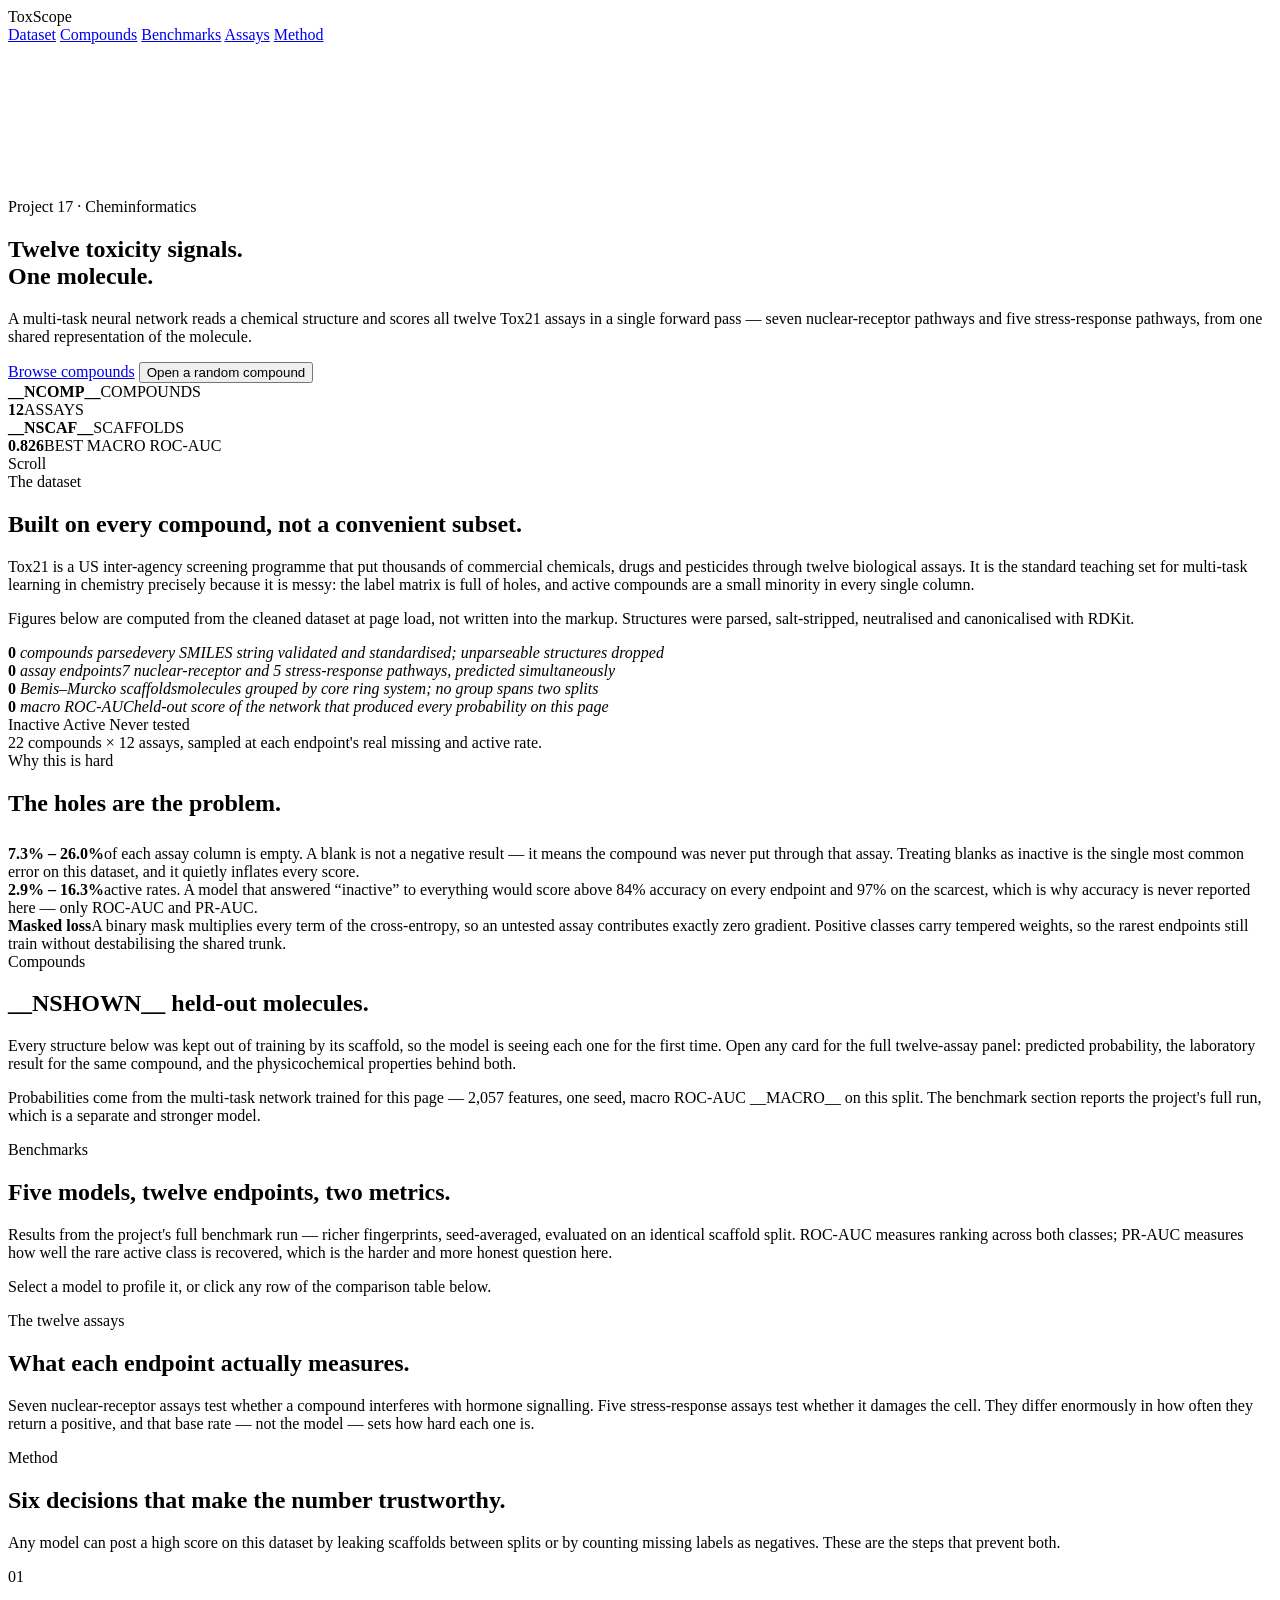
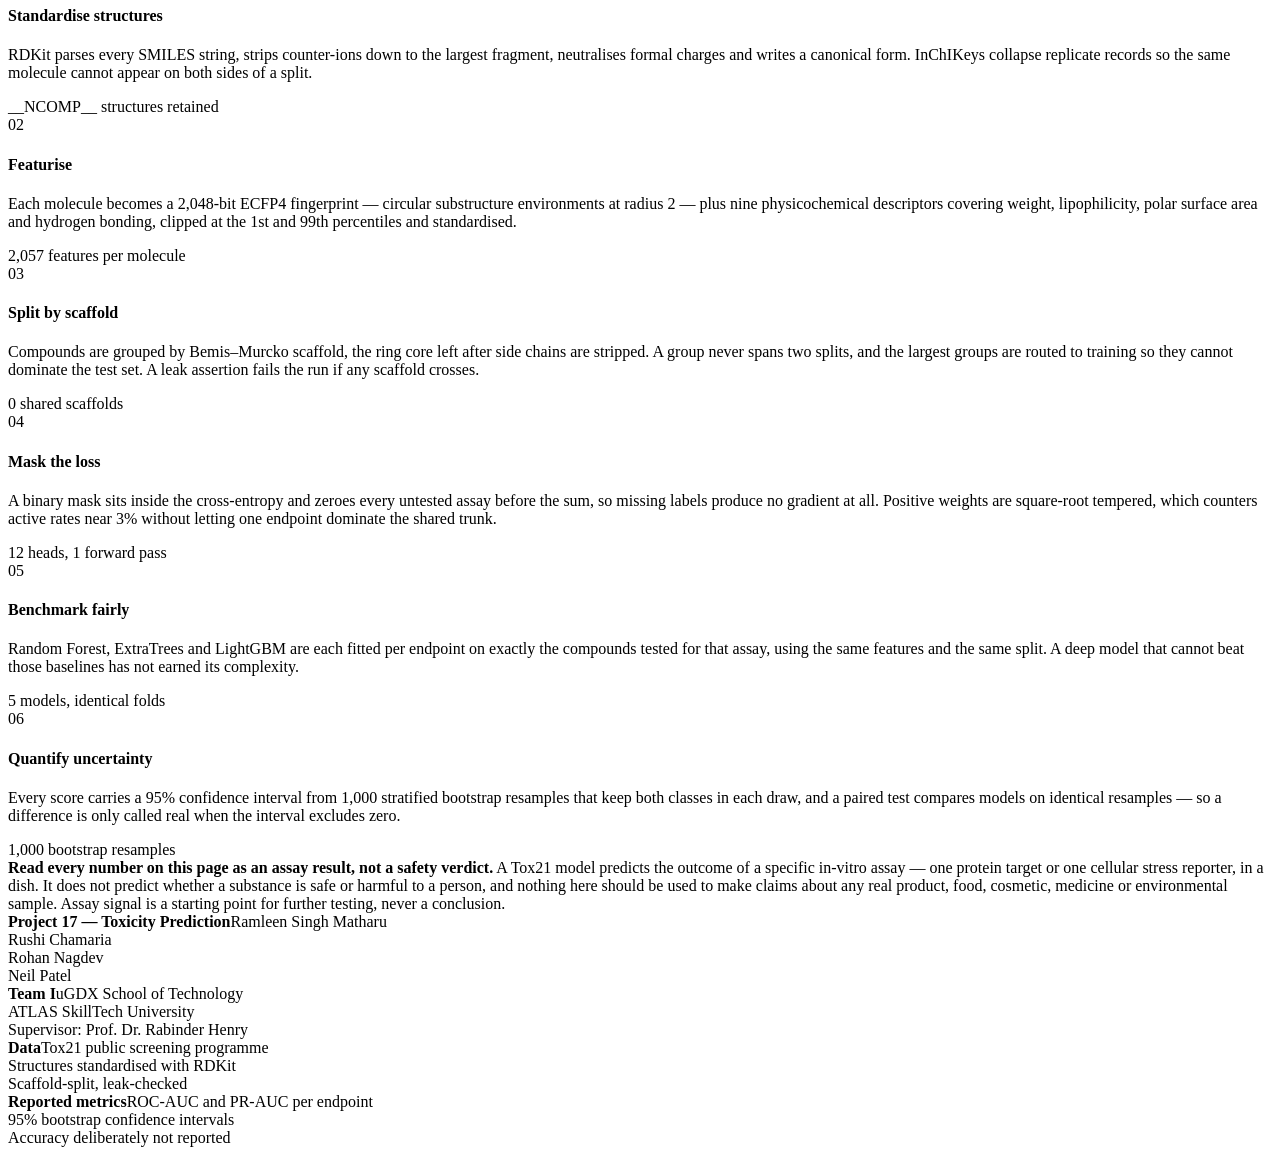
<file: src/app/template.html>
<!DOCTYPE html>
<html lang="en">
<head>
<meta charset="utf-8">
<meta name="viewport" content="width=device-width,initial-scale=1,viewport-fit=cover">
<title>ToxScope — Multi-endpoint toxicity prediction on Tox21</title>
<meta name="description" content="An interactive explorer for a multi-task Tox21 toxicity model across twelve nuclear-receptor and stress-response assays.">
<style>__CSS__</style>
</head>
<body>

<div id="prog" aria-hidden="true"></div>

<header class="nav" id="nav">
  <div class="wrap">
    <div class="brand"><i></i> ToxScope</div>
    <nav>
      <a href="#scale">Dataset</a>
      <a href="#browse">Compounds</a>
      <a href="#bench">Benchmarks</a>
      <a href="#assays">Assays</a>
      <a href="#method">Method</a>
    </nav>
  </div>
</header>

<main>

<section class="hero" id="top">
  <canvas id="field" aria-hidden="true"></canvas>
  <div class="wrap">
    <div class="eyebrow">Project 17 · Cheminformatics</div>
    <h1 class="big">Twelve toxicity signals.<br><span class="g">One molecule.</span></h1>
    <p class="sub">A multi-task neural network reads a chemical structure and scores all twelve Tox21
      assays in a single forward pass — seven nuclear-receptor pathways and five stress-response
      pathways, from one shared representation of the molecule.</p>
    <div class="cta">
      <a class="btn p" href="#browse">Browse compounds</a>
      <button class="btn s" id="surprise">Open a random compound</button>
    </div>
    <div class="hbar">
      <div><b>__NCOMP__</b><span>COMPOUNDS</span></div>
      <div><b>12</b><span>ASSAYS</span></div>
      <div><b>__NSCAF__</b><span>SCAFFOLDS</span></div>
      <div><b>0.826</b><span>BEST MACRO ROC-AUC</span></div>
    </div>
  </div>
  <div class="scrollcue">Scroll<span></span></div>
</section>

<section id="scale">
  <div class="wrap">
    <div class="shead rv">
      <div class="skick">The dataset</div>
      <h2>Built on every compound, not a convenient subset.</h2>
      <p>Tox21 is a US inter-agency screening programme that put thousands of commercial chemicals,
        drugs and pesticides through twelve biological assays. It is the standard teaching set for
        multi-task learning in chemistry precisely because it is messy: the label matrix is full of
        holes, and active compounds are a small minority in every single column.</p>
      <p class="small">Figures below are computed from the cleaned dataset at page load, not written
        into the markup. Structures were parsed, salt-stripped, neutralised and canonicalised with RDKit.</p>
    </div>
    <div class="stats rv">
      <div class="stat"><b class="rv" data-count="__NCOMP__">0</b>
        <i>compounds parsed</i><em>every SMILES string validated and standardised; unparseable structures dropped</em></div>
      <div class="stat"><b class="rv" data-count="12">0</b>
        <i>assay endpoints</i><em>7 nuclear-receptor and 5 stress-response pathways, predicted simultaneously</em></div>
      <div class="stat"><b class="rv" data-count="__NSCAF__">0</b>
        <i>Bemis–Murcko scaffolds</i><em>molecules grouped by core ring system; no group spans two splits</em></div>
      <div class="stat"><b class="rv mono" data-count="__MACRO__" data-dec="3">0</b>
        <i>macro ROC-AUC</i><em>held-out score of the network that produced every probability on this page</em></div>
    </div>
  </div>
</section>

<section id="sparsity" class="tight">
  <div class="wrap">
    <div class="sparse">
      <div class="matrix rv">
        <div class="mgrid" id="mgrid" role="img" aria-label="Sampled Tox21 label matrix showing missing, inactive and active entries"></div>
        <div class="mlegend">
          <span><i style="background:#24364F"></i>Inactive</span>
          <span><i style="background:#FF4D6D"></i>Active</span>
          <span><i style="background:#101722"></i>Never tested</span>
        </div>
        <div class="mcap">22 compounds × 12 assays, sampled at each endpoint's real missing and active rate.</div>
      </div>
      <div>
        <div class="skick rv">Why this is hard</div>
        <h2 class="rv" style="margin-bottom:28px">The holes are the problem.</h2>
        <div class="fact rv"><b>7.3% – 26.0%</b><span>of each assay column is empty. A blank is not a
          negative result — it means the compound was never put through that assay. Treating blanks as
          inactive is the single most common error on this dataset, and it quietly inflates every score.</span></div>
        <div class="fact rv"><b>2.9% – 16.3%</b><span>active rates. A model that answered “inactive” to
          everything would score above 84% accuracy on every endpoint and 97% on the scarcest, which is
          why accuracy is never reported here — only ROC-AUC and PR-AUC.</span></div>
        <div class="fact rv"><b>Masked loss</b><span>A binary mask multiplies every term of the
          cross-entropy, so an untested assay contributes exactly zero gradient. Positive classes carry
          tempered weights, so the rarest endpoints still train without destabilising the shared trunk.</span></div>
      </div>
    </div>
  </div>
</section>

<section id="browse">
  <div class="wrap">
    <div class="shead rv">
      <div class="skick">Compounds</div>
      <h2>__NSHOWN__ held-out molecules.</h2>
      <p>Every structure below was kept out of training by its scaffold, so the model is seeing each one
        for the first time. Open any card for the full twelve-assay panel: predicted probability, the
        laboratory result for the same compound, and the physicochemical properties behind both.</p>
      <p class="small">Probabilities come from the multi-task network trained for this page — 2,057
        features, one seed, macro ROC-AUC __MACRO__ on this split. The benchmark section reports the
        project's full run, which is a separate and stronger model.</p>
    </div>
  </div>
  <div id="rows"></div>
</section>

<section id="bench" class="tight">
  <div class="wrap">
    <div class="shead rv">
      <div class="skick">Benchmarks</div>
      <h2>Five models, twelve endpoints, two metrics.</h2>
      <p>Results from the project's full benchmark run — richer fingerprints, seed-averaged, evaluated on
        an identical scaffold split. ROC-AUC measures ranking across both classes; PR-AUC measures how
        well the rare active class is recovered, which is the harder and more honest question here.</p>
      <p class="small">Select a model to profile it, or click any row of the comparison table below.</p>
    </div>
    <div class="mpick rv" id="mpick" role="group" aria-label="Choose a model"></div>
    <div class="bgrid">
      <div class="profile rv" id="profile"></div>
      <div class="bwrap rv"><div id="bars"></div></div>
    </div>
    <div class="ctable bwrap rv" id="ctable"></div>
  </div>
</section>

<section id="assays">
  <div class="wrap">
    <div class="shead rv">
      <div class="skick">The twelve assays</div>
      <h2>What each endpoint actually measures.</h2>
      <p>Seven nuclear-receptor assays test whether a compound interferes with hormone signalling. Five
        stress-response assays test whether it damages the cell. They differ enormously in how often they
        return a positive, and that base rate — not the model — sets how hard each one is.</p>
    </div>
    <div class="eptable bwrap rv" id="eptable"></div>
  </div>
</section>

<section id="method" class="tight">
  <div class="wrap">
    <div class="shead rv">
      <div class="skick">Method</div>
      <h2>Six decisions that make the number trustworthy.</h2>
      <p>Any model can post a high score on this dataset by leaking scaffolds between splits or by
        counting missing labels as negatives. These are the steps that prevent both.</p>
    </div>
    <div class="steps">
      <div class="step rv"><div class="no">01</div><h4>Standardise structures</h4>
        <p>RDKit parses every SMILES string, strips counter-ions down to the largest fragment,
          neutralises formal charges and writes a canonical form. InChIKeys collapse replicate records
          so the same molecule cannot appear on both sides of a split.</p>
        <div class="fig mono">__NCOMP__ structures retained</div></div>
      <div class="step rv"><div class="no">02</div><h4>Featurise</h4>
        <p>Each molecule becomes a 2,048-bit ECFP4 fingerprint — circular substructure environments at
          radius 2 — plus nine physicochemical descriptors covering weight, lipophilicity, polar surface
          area and hydrogen bonding, clipped at the 1st and 99th percentiles and standardised.</p>
        <div class="fig mono">2,057 features per molecule</div></div>
      <div class="step rv"><div class="no">03</div><h4>Split by scaffold</h4>
        <p>Compounds are grouped by Bemis–Murcko scaffold, the ring core left after side chains are
          stripped. A group never spans two splits, and the largest groups are routed to training so
          they cannot dominate the test set. A leak assertion fails the run if any scaffold crosses.</p>
        <div class="fig mono">0 shared scaffolds</div></div>
      <div class="step rv"><div class="no">04</div><h4>Mask the loss</h4>
        <p>A binary mask sits inside the cross-entropy and zeroes every untested assay before the sum,
          so missing labels produce no gradient at all. Positive weights are square-root tempered, which
          counters active rates near 3% without letting one endpoint dominate the shared trunk.</p>
        <div class="fig mono">12 heads, 1 forward pass</div></div>
      <div class="step rv"><div class="no">05</div><h4>Benchmark fairly</h4>
        <p>Random Forest, ExtraTrees and LightGBM are each fitted per endpoint on exactly the compounds
          tested for that assay, using the same features and the same split. A deep model that cannot
          beat those baselines has not earned its complexity.</p>
        <div class="fig mono">5 models, identical folds</div></div>
      <div class="step rv"><div class="no">06</div><h4>Quantify uncertainty</h4>
        <p>Every score carries a 95% confidence interval from 1,000 stratified bootstrap resamples that
          keep both classes in each draw, and a paired test compares models on identical resamples —
          so a difference is only called real when the interval excludes zero.</p>
        <div class="fig mono">1,000 bootstrap resamples</div></div>
    </div>
  </div>
</section>

</main>

<footer>
  <div class="wrap">
    <div class="caveat">
      <b>Read every number on this page as an assay result, not a safety verdict.</b> A Tox21 model
      predicts the outcome of a specific in-vitro assay — one protein target or one cellular stress
      reporter, in a dish. It does not predict whether a substance is safe or harmful to a person, and
      nothing here should be used to make claims about any real product, food, cosmetic, medicine or
      environmental sample. Assay signal is a starting point for further testing, never a conclusion.
    </div>
    <div class="fgrid">
      <div><b>Project 17 — Toxicity Prediction</b>Ramleen Singh Matharu<br>Rushi Chamaria<br>Rohan Nagdev<br>Neil Patel</div>
      <div><b>Team I</b>uGDX School of Technology<br>ATLAS SkillTech University<br>Supervisor: Prof. Dr. Rabinder Henry</div>
      <div><b>Data</b>Tox21 public screening programme<br>Structures standardised with RDKit<br>Scaffold-split, leak-checked</div>
      <div><b>Reported metrics</b>ROC-AUC and PR-AUC per endpoint<br>95% bootstrap confidence intervals<br>Accuracy deliberately not reported</div>
    </div>
  </div>
</footer>

<div class="modal" id="modal" role="dialog" aria-modal="true" aria-label="Compound detail">
  <div class="scrim"></div>
  <div class="sheet" id="sheet"></div>
</div>

<script id="data" type="application/json">__DATA__</script>
<script>__JS__</script>
</body>
</html>
</file>
